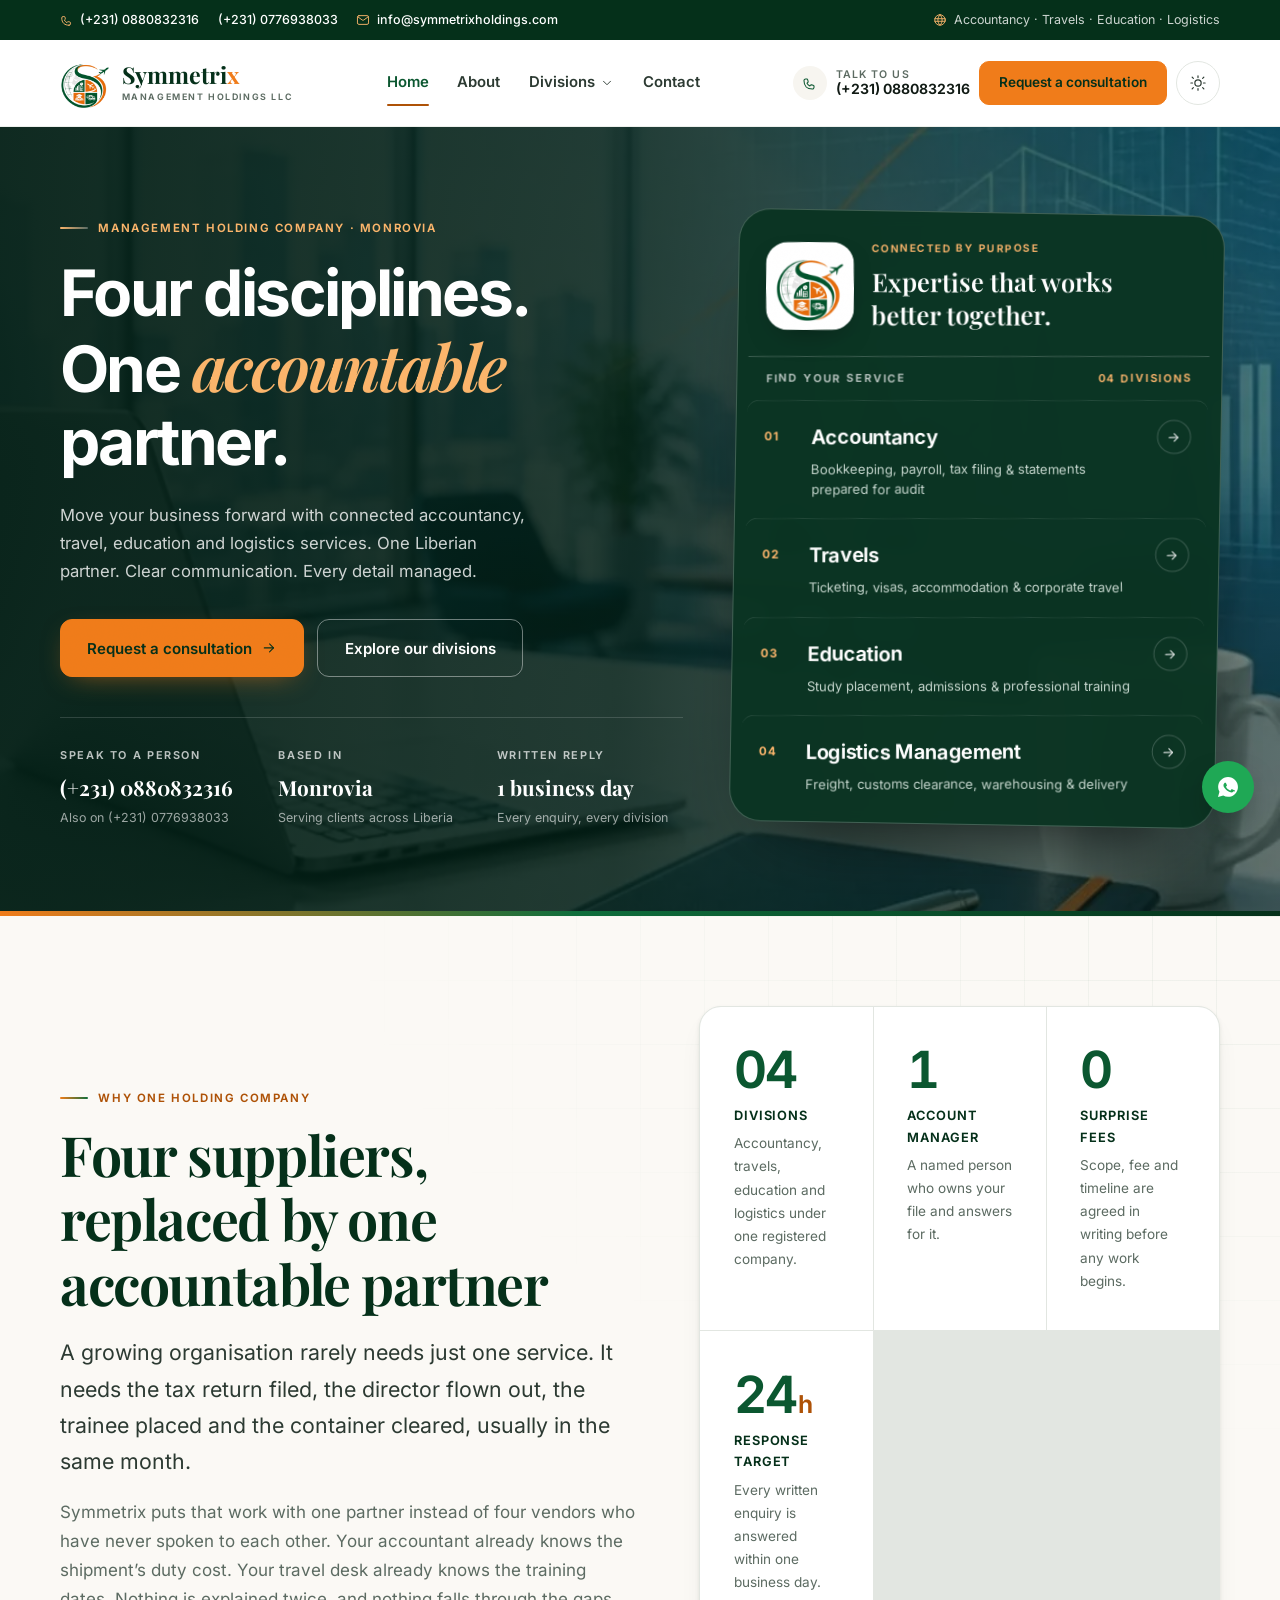
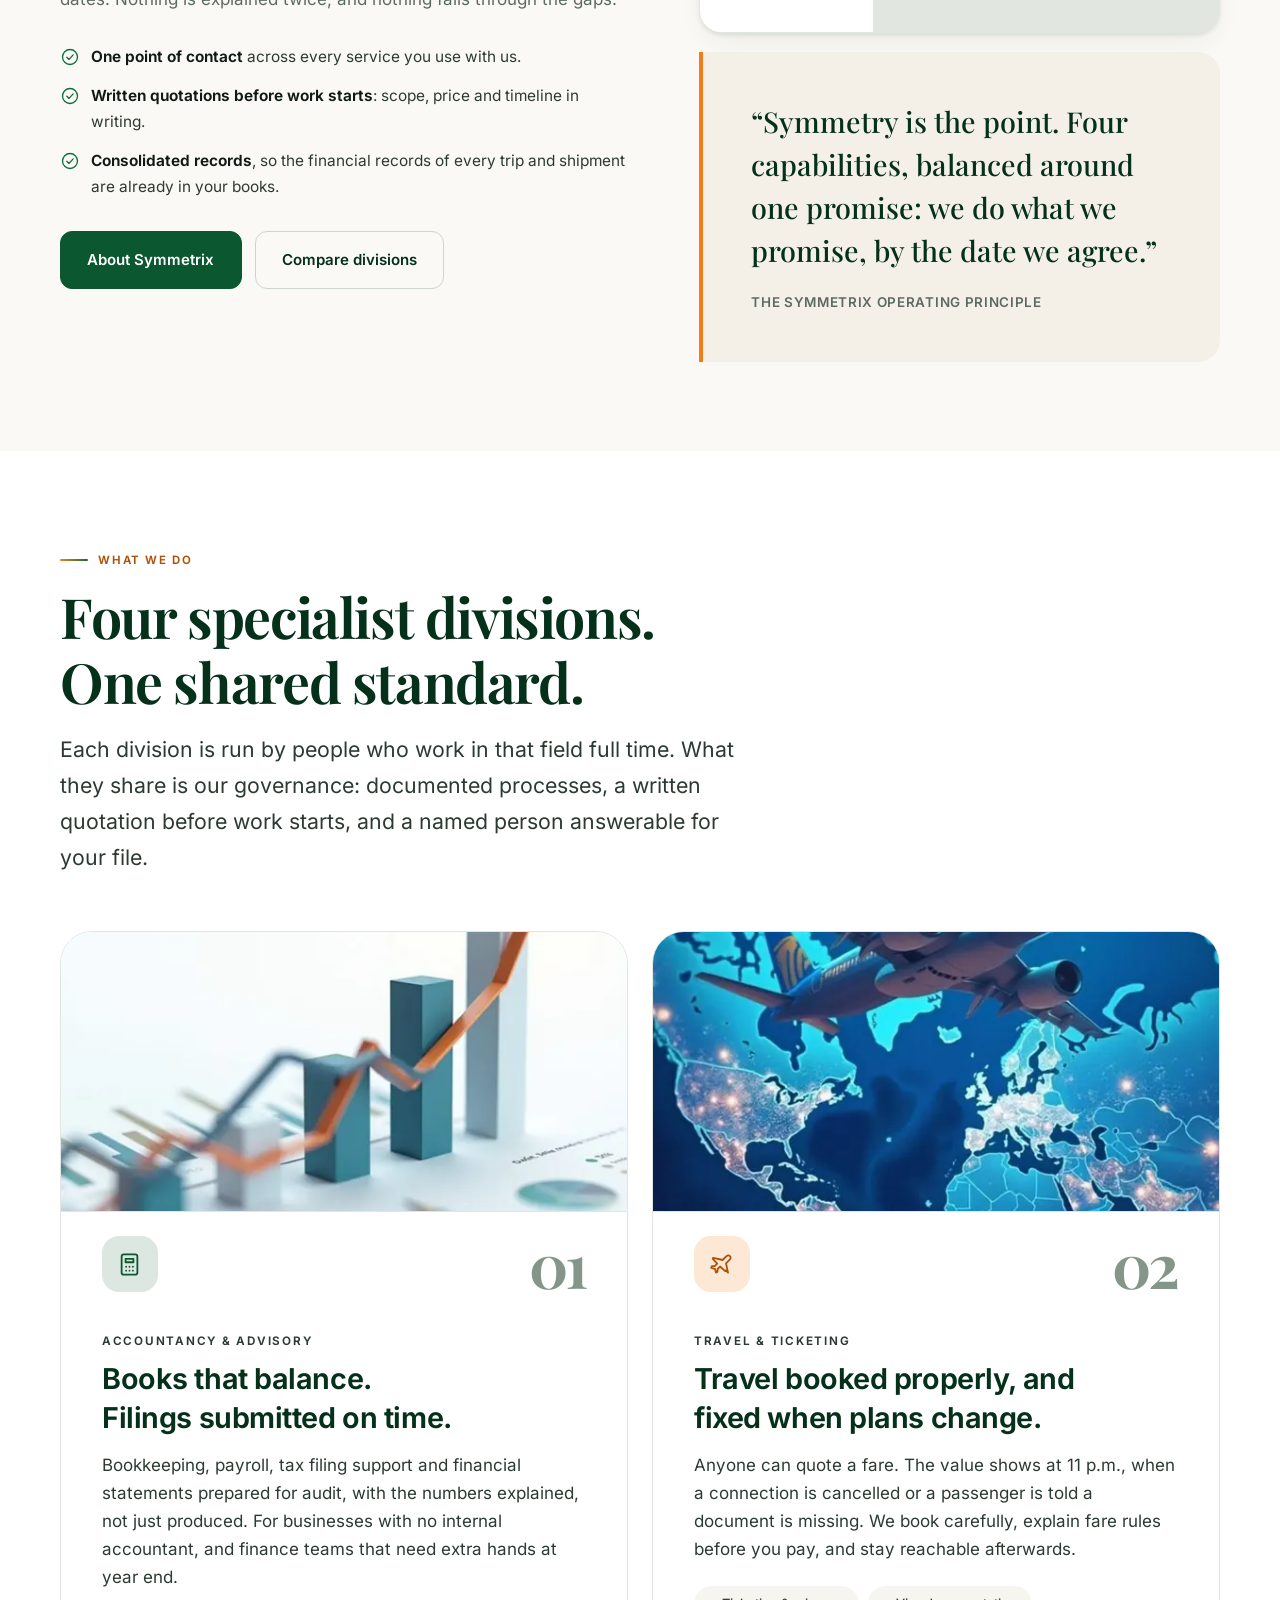
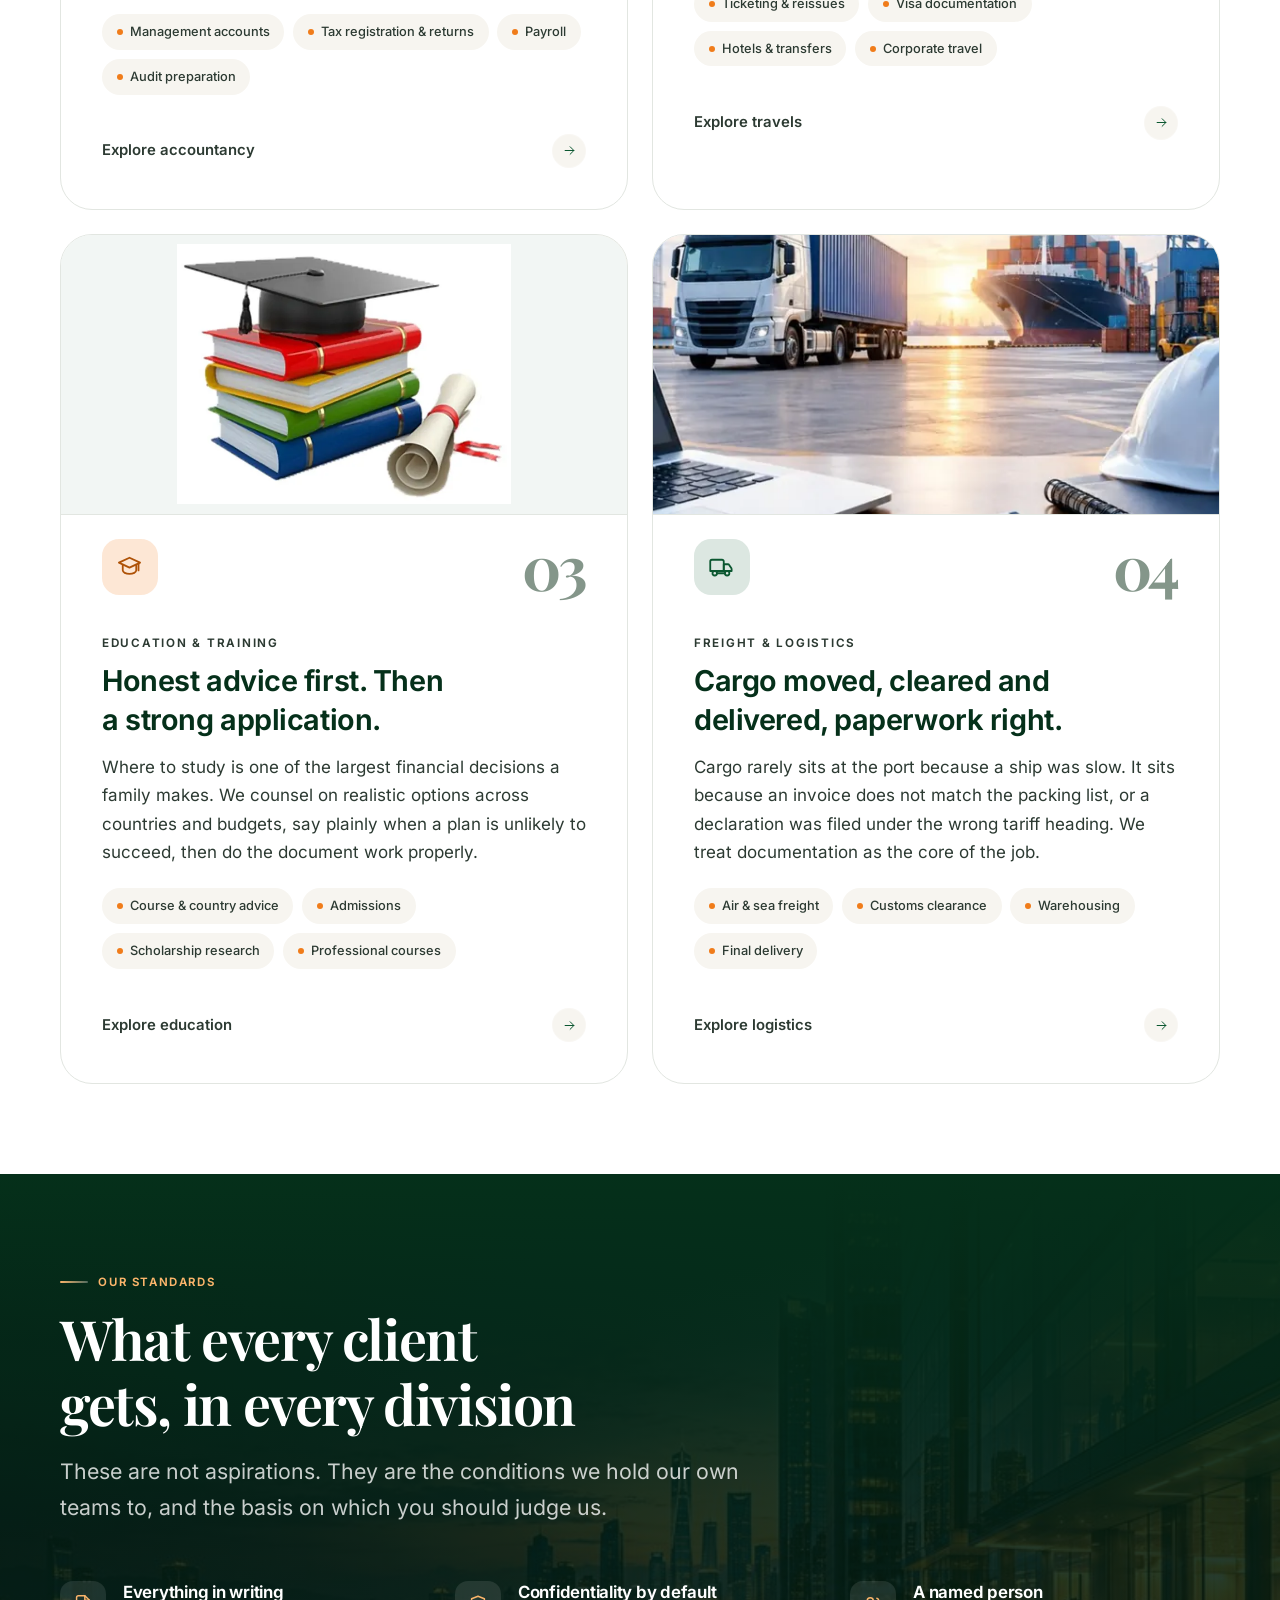
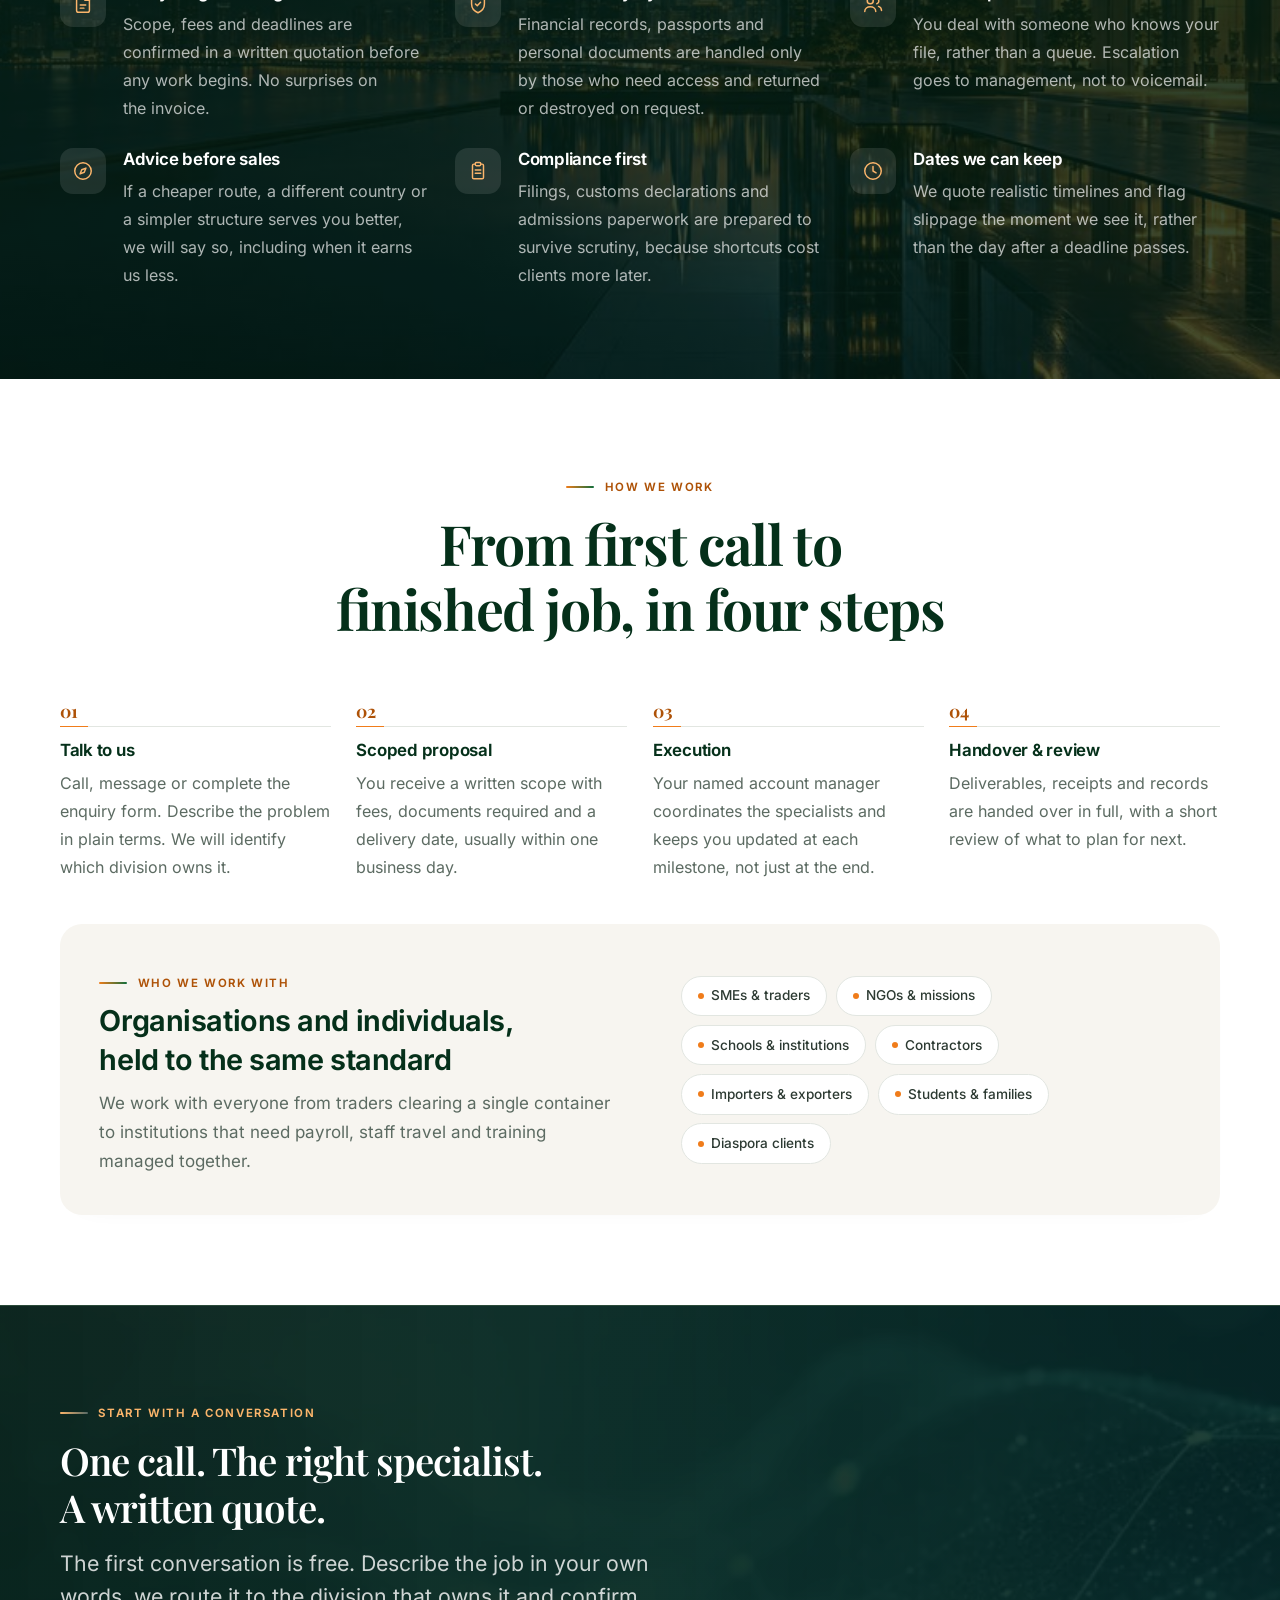
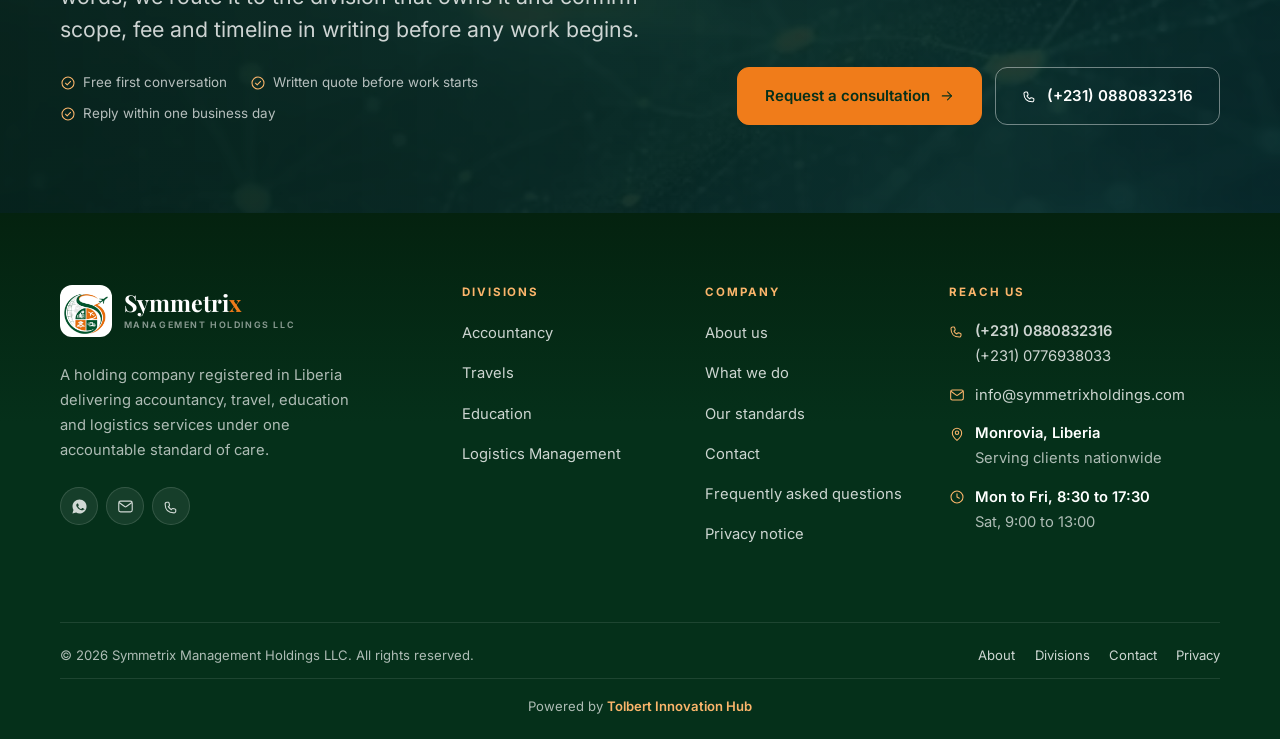
<file: index.html>
<!DOCTYPE html>
<html lang="en">
<head>
<meta charset="utf-8">
<meta name="viewport" content="width=device-width, initial-scale=1">
<title>Symmetrix Management Holdings LLC | Accountancy, Travels, Education & Logistics in Liberia</title>
<meta name="description" content="Symmetrix Management Holdings LLC is a Liberian holding company delivering accountancy, travel, education and logistics management services under one accountable partner. Call (+231) 0880832316.">
<meta name="theme-color" content="#FBF9F5">
<meta name="color-scheme" content="light">
<link rel="canonical" href="https://symmetrixholdings.com/">
<meta property="og:type" content="website">
<meta property="og:site_name" content="Symmetrix Management Holdings LLC">
<meta property="og:title" content="Symmetrix Management Holdings LLC | Accountancy, Travels, Education & Logistics in Liberia">
<meta property="og:description" content="Symmetrix Management Holdings LLC is a Liberian holding company delivering accountancy, travel, education and logistics management services under one accountable partner. Call (+231) 0880832316.">
<meta property="og:url" content="https://symmetrixholdings.com/">
<meta property="og:image" content="https://symmetrixholdings.com/assets/img/og-image.jpg">
<meta name="twitter:card" content="summary_large_image">
<meta name="twitter:title" content="Symmetrix Management Holdings LLC | Accountancy, Travels, Education & Logistics in Liberia">
<meta name="twitter:description" content="Symmetrix Management Holdings LLC is a Liberian holding company delivering accountancy, travel, education and logistics management services under one accountable partner. Call (+231) 0880832316.">
<meta name="twitter:image" content="https://symmetrixholdings.com/assets/img/og-image.jpg">
<link rel="icon" href="assets/img/favicon.svg" type="image/svg+xml">
<link rel="icon" href="assets/img/favicon-32.png" sizes="32x32" type="image/png">
<link rel="apple-touch-icon" href="assets/img/apple-touch-icon.png">
<link rel="preload" as="image" type="image/webp" href="assets/img/services/business-office.webp" imagesrcset="assets/img/services/business-office-small.webp 600w, assets/img/services/business-office.webp 1200w" imagesizes="100vw">
<link rel="preload" as="font" type="font/woff2" href="assets/fonts/inter-latin.woff2" crossorigin>
<link rel="preload" as="font" type="font/woff2" href="assets/fonts/playfair-latin.woff2" crossorigin>
<link rel="stylesheet" href="assets/css/styles.css?v=20261018-footer-credit">
<script>
(function () {
  var r = document.documentElement;
  r.classList.add("js");
  try {
    var t = localStorage.getItem("sx-theme");
    if (t === "light" || t === "dark") r.setAttribute("data-theme", t);
  } catch (e) {}
})();
</script>
<script type="application/ld+json">
{
  "@context": "https://schema.org",
  "@type": "Organization",
  "@id": "https://symmetrixholdings.com/#organization",
  "name": "Symmetrix Management Holdings LLC",
  "alternateName": "Symmetrix Holdings",
  "url": "https://symmetrixholdings.com/",
  "logo": "https://symmetrixholdings.com/assets/img/symmetrix-logo.jpg",
  "image": "https://symmetrixholdings.com/assets/img/symmetrix-logo.jpg",
  "description": "Liberian management holding company operating four divisions: accountancy, travels, education and logistics management.",
  "address": { "@type": "PostalAddress", "addressLocality": "Monrovia", "addressCountry": "LR" },
  "areaServed": { "@type": "Country", "name": "Liberia" },
  "email": "info@symmetrixholdings.com",
  "telephone": "+231 880832316",
  "contactPoint": [
    { "@type": "ContactPoint", "telephone": "+231 880832316", "contactType": "customer service", "areaServed": "LR", "availableLanguage": "en" },
    { "@type": "ContactPoint", "telephone": "+231 776938033", "contactType": "sales", "areaServed": "LR", "availableLanguage": "en" }
  ],
  "openingHoursSpecification": [
    { "@type": "OpeningHoursSpecification", "dayOfWeek": ["Monday","Tuesday","Wednesday","Thursday","Friday"], "opens": "08:30", "closes": "17:30" },
    { "@type": "OpeningHoursSpecification", "dayOfWeek": "Saturday", "opens": "09:00", "closes": "13:00" }
  ],
  "makesOffer": [
    { "@type": "Offer", "itemOffered": { "@type": "Service", "name": "Accountancy", "description": "Bookkeeping, payroll, tax filing support and financial statements prepared for audit." } },
    { "@type": "Offer", "itemOffered": { "@type": "Service", "name": "Travels", "description": "Air ticketing, visa documentation, accommodation and corporate travel management." } },
    { "@type": "Offer", "itemOffered": { "@type": "Service", "name": "Education", "description": "Study placement, admissions support, scholarship research and professional training." } },
    { "@type": "Offer", "itemOffered": { "@type": "Service", "name": "Logistics Management", "description": "Freight forwarding, customs clearance, warehousing and final delivery." } }
  ]
}
</script>
</head>
<body class="page-home">
<a class="skip-link" href="#main">Skip to main content</a>
<div class="topbar">
    <div class="wrap">
      <ul class="topbar-list">
        <li><svg width="24" height="24" viewBox="0 0 24 24" fill="none" stroke="currentColor" stroke-width="1.6" stroke-linecap="round" stroke-linejoin="round" aria-hidden="true" focusable="false"><path d="M15.5 21C7.5 21 3 16.5 3 8.5a2.5 2.5 0 0 1 2.5-2.5h1.8c.6 0 1.1.4 1.2 1l.7 3c.1.5-.1 1-.5 1.3l-1.2.9a11 11 0 0 0 4.3 4.3l.9-1.2c.3-.4.8-.6 1.3-.5l3 .7c.6.1 1 .6 1 1.2v1.8A2.5 2.5 0 0 1 15.5 21Z"/></svg><a href="tel:+231880832316">(+231) 0880832316</a></li>
        <li><a href="tel:+231776938033">(+231) 0776938033</a></li>
        <li class="topbar-tag"><svg width="24" height="24" viewBox="0 0 24 24" fill="none" stroke="currentColor" stroke-width="1.6" stroke-linecap="round" stroke-linejoin="round" aria-hidden="true" focusable="false"><rect x="2.5" y="4.5" width="19" height="15" rx="2.5"/><path d="m3.5 6.8 7.3 5.3c.7.5 1.7.5 2.4 0l7.3-5.3"/></svg><a href="mailto:info@symmetrixholdings.com">info@symmetrixholdings.com</a></li>
      </ul>
      <p class="topbar-tag"><svg width="24" height="24" viewBox="0 0 24 24" fill="none" stroke="currentColor" stroke-width="1.6" stroke-linecap="round" stroke-linejoin="round" aria-hidden="true" focusable="false"><circle cx="12" cy="12" r="9"/><path d="M3.2 9.8h17.6M3.2 14.2h17.6"/><path d="M12 3c2.4 2.5 3.6 5.5 3.6 9S14.4 18.5 12 21c-2.4-2.5-3.6-5.5-3.6-9S9.6 5.5 12 3Z"/></svg><span>Accountancy &middot; Travels &middot; Education &middot; Logistics</span></p>
  </div>
</div>
<header class="site-header">
  <div class="wrap">
    <nav class="nav" aria-label="Primary">
      <a class="brand" href="/" aria-label="Symmetrix Management Holdings LLC home"><img class="brand-mark" src="assets/img/symmetrix-mark.png" alt="" width="176" height="176" loading="eager" decoding="async"><span class="brand-text"><span class="brand-name">Symmetri<b>x</b></span><span class="brand-sub">Management Holdings LLC</span></span></a>
      <ul class="nav-main" role="list"><li><a class="nav-link is-active" href="/">Home</a></li><li><a class="nav-link" href="/about">About</a></li><li class="has-dropdown"><a class="nav-link" href="/divisions" aria-expanded="false">Divisions <svg class="caret" width="24" height="24" viewBox="0 0 24 24" fill="none" stroke="currentColor" stroke-width="1.6" stroke-linecap="round" stroke-linejoin="round" aria-hidden="true" focusable="false"><path d="m6 9 6 6 6-6"/></svg></a><ul class="dropdown" role="list"><li><a class="dropdown-item" href="/accountancy"><span class="ico ico--green"><svg width="24" height="24" viewBox="0 0 24 24" fill="none" stroke="currentColor" stroke-width="1.6" stroke-linecap="round" stroke-linejoin="round" aria-hidden="true" focusable="false"><path d="M7 3h10a2 2 0 0 1 2 2v14a2 2 0 0 1-2 2H7a2 2 0 0 1-2-2V5a2 2 0 0 1 2-2Z"/><path d="M8.5 7h7v3h-7z"/><path d="M9 14h.01M12 14h.01M15 14h.01M9 17.5h.01M12 17.5h.01M15 17.5h.01"/></svg></span><span><strong>Accountancy</strong><span>Books prepared for audit, tax filings and financial reporting that stand up to scrutiny.</span></span></a></li><li><a class="dropdown-item" href="/travels"><span class="ico ico--orange"><svg width="24" height="24" viewBox="0 0 24 24" fill="none" stroke="currentColor" stroke-width="1.6" stroke-linecap="round" stroke-linejoin="round" aria-hidden="true" focusable="false"><path d="M17.8 19.2 16 11l3.5-3.5a2.1 2.1 0 1 0-3-3L13 8 4.8 6.2a.5.5 0 0 0-.5.8l3.9 4.3-2.2 2.2H3.5l-.7 1.4 3.4.9.9 3.4 1.4-.7v-2.5l2.2-2.2 4.3 3.9a.5.5 0 0 0 .8-.5Z"/></svg></span><span><strong>Travels</strong><span>Ticketing, visa documentation and corporate travel managed end to end.</span></span></a></li><li><a class="dropdown-item" href="/education"><span class="ico ico--orange"><svg width="24" height="24" viewBox="0 0 24 24" fill="none" stroke="currentColor" stroke-width="1.6" stroke-linecap="round" stroke-linejoin="round" aria-hidden="true" focusable="false"><path d="M21.4 8.6 12 4.2 2.6 8.6 12 13l9.4-4.4Z"/><path d="M6 10.5v4.9c0 1.8 2.7 3.2 6 3.2s6-1.4 6-3.2v-4.9"/><path d="M20 10v5.5"/></svg></span><span><strong>Education</strong><span>Study placement, admissions support and professional training pathways.</span></span></a></li><li><a class="dropdown-item" href="/logistics"><span class="ico ico--green"><svg width="24" height="24" viewBox="0 0 24 24" fill="none" stroke="currentColor" stroke-width="1.6" stroke-linecap="round" stroke-linejoin="round" aria-hidden="true" focusable="false"><path d="M2 7.5A1.5 1.5 0 0 1 3.5 6h9A1.5 1.5 0 0 1 14 7.5V16H2V7.5Z"/><path d="M14 10h3.6c.5 0 1 .2 1.2.6l2 3c.1.3.2.6.2.9V16h-7v-6Z"/><circle cx="6" cy="18" r="2"/><circle cx="17" cy="18" r="2"/><path d="M8 18h7"/></svg></span><span><strong>Logistics Management</strong><span>Freight forwarding, customs clearance and final delivery you can track.</span></span></a></li></ul></li><li><a class="nav-link" href="/contact">Contact</a></li></ul>
      <div class="nav-actions">
        <a class="nav-phone" href="tel:+231880832316">
          <span class="pill"><svg width="24" height="24" viewBox="0 0 24 24" fill="none" stroke="currentColor" stroke-width="1.6" stroke-linecap="round" stroke-linejoin="round" aria-hidden="true" focusable="false"><path d="M15.5 21C7.5 21 3 16.5 3 8.5a2.5 2.5 0 0 1 2.5-2.5h1.8c.6 0 1.1.4 1.2 1l.7 3c.1.5-.1 1-.5 1.3l-1.2.9a11 11 0 0 0 4.3 4.3l.9-1.2c.3-.4.8-.6 1.3-.5l3 .7c.6.1 1 .6 1 1.2v1.8A2.5 2.5 0 0 1 15.5 21Z"/></svg></span>
          <span><em>Talk to us</em><strong>(+231) 0880832316</strong></span>
        </a>
        <a class="btn btn--accent btn--sm" href="/contact">Request a consultation</a>
        <button class="theme-toggle" type="button" aria-label="Switch colour theme" aria-pressed="false" data-theme-toggle><svg class="i-sun" width="24" height="24" viewBox="0 0 24 24" fill="none" stroke="currentColor" stroke-width="1.6" stroke-linecap="round" stroke-linejoin="round" aria-hidden="true" focusable="false"><circle cx="12" cy="12" r="4.2"/><path d="M12 2.5v2.2M12 19.3v2.2M4.2 4.2l1.6 1.6M18.2 18.2l1.6 1.6M2.5 12h2.2M19.3 12h2.2M4.2 19.8l1.6-1.6M18.2 5.8l1.6-1.6"/></svg><svg class="i-moon" width="24" height="24" viewBox="0 0 24 24" fill="none" stroke="currentColor" stroke-width="1.6" stroke-linecap="round" stroke-linejoin="round" aria-hidden="true" focusable="false"><path d="M20.5 14.3A8.5 8.5 0 1 1 9.7 3.5a6.8 6.8 0 0 0 10.8 10.8Z"/></svg></button>
      </div>
      <span class="theme-toggle-mobile"><button class="theme-toggle" type="button" aria-label="Switch colour theme" aria-pressed="false" data-theme-toggle><svg class="i-sun" width="24" height="24" viewBox="0 0 24 24" fill="none" stroke="currentColor" stroke-width="1.6" stroke-linecap="round" stroke-linejoin="round" aria-hidden="true" focusable="false"><circle cx="12" cy="12" r="4.2"/><path d="M12 2.5v2.2M12 19.3v2.2M4.2 4.2l1.6 1.6M18.2 18.2l1.6 1.6M2.5 12h2.2M19.3 12h2.2M4.2 19.8l1.6-1.6M18.2 5.8l1.6-1.6"/></svg><svg class="i-moon" width="24" height="24" viewBox="0 0 24 24" fill="none" stroke="currentColor" stroke-width="1.6" stroke-linecap="round" stroke-linejoin="round" aria-hidden="true" focusable="false"><path d="M20.5 14.3A8.5 8.5 0 1 1 9.7 3.5a6.8 6.8 0 0 0 10.8 10.8Z"/></svg></button></span>
      <button class="nav-toggle" type="button" aria-expanded="false" aria-controls="drawer" aria-label="Open menu">
        <i></i><i></i><i></i>
      </button>
    </nav>
  </div>
</header>
<div class="drawer" id="drawer" aria-hidden="true">
  <div class="drawer-scrim"></div>
  <div class="drawer-panel" role="dialog" aria-modal="true" aria-label="Site menu">
    <div class="drawer-top">
      <a class="brand" href="/" aria-label="Symmetrix Management Holdings LLC home"><img class="brand-mark" src="assets/img/symmetrix-mark.png" alt="" width="176" height="176" loading="eager" decoding="async"><span class="brand-text"><span class="brand-name">Symmetri<b>x</b></span><span class="brand-sub">Management Holdings LLC</span></span></a>
      <button class="drawer-close" type="button" aria-label="Close menu"><svg width="24" height="24" viewBox="0 0 24 24" fill="none" stroke="currentColor" stroke-width="1.6" stroke-linecap="round" stroke-linejoin="round" aria-hidden="true" focusable="false"><path d="M6 6l12 12M18 6 6 18"/></svg></button>
    </div>
    <nav class="drawer-nav" aria-label="Mobile">
      <a href="/">Home <svg width="24" height="24" viewBox="0 0 24 24" fill="none" stroke="currentColor" stroke-width="1.6" stroke-linecap="round" stroke-linejoin="round" aria-hidden="true" focusable="false"><path d="M5 12h14"/><path d="m13 6 6 6-6 6"/></svg></a>
      <a href="/about">About us <svg width="24" height="24" viewBox="0 0 24 24" fill="none" stroke="currentColor" stroke-width="1.6" stroke-linecap="round" stroke-linejoin="round" aria-hidden="true" focusable="false"><path d="M5 12h14"/><path d="m13 6 6 6-6 6"/></svg></a>
      <span class="drawer-group-label">Our divisions</span>
      <a href="/divisions">All divisions <svg width="24" height="24" viewBox="0 0 24 24" fill="none" stroke="currentColor" stroke-width="1.6" stroke-linecap="round" stroke-linejoin="round" aria-hidden="true" focusable="false"><path d="M5 12h14"/><path d="m13 6 6 6-6 6"/></svg></a>
      <a class="is-sub" href="/accountancy">Accountancy <svg width="24" height="24" viewBox="0 0 24 24" fill="none" stroke="currentColor" stroke-width="1.6" stroke-linecap="round" stroke-linejoin="round" aria-hidden="true" focusable="false"><path d="M5 12h14"/><path d="m13 6 6 6-6 6"/></svg></a><a class="is-sub" href="/travels">Travels <svg width="24" height="24" viewBox="0 0 24 24" fill="none" stroke="currentColor" stroke-width="1.6" stroke-linecap="round" stroke-linejoin="round" aria-hidden="true" focusable="false"><path d="M5 12h14"/><path d="m13 6 6 6-6 6"/></svg></a><a class="is-sub" href="/education">Education <svg width="24" height="24" viewBox="0 0 24 24" fill="none" stroke="currentColor" stroke-width="1.6" stroke-linecap="round" stroke-linejoin="round" aria-hidden="true" focusable="false"><path d="M5 12h14"/><path d="m13 6 6 6-6 6"/></svg></a><a class="is-sub" href="/logistics">Logistics Management <svg width="24" height="24" viewBox="0 0 24 24" fill="none" stroke="currentColor" stroke-width="1.6" stroke-linecap="round" stroke-linejoin="round" aria-hidden="true" focusable="false"><path d="M5 12h14"/><path d="m13 6 6 6-6 6"/></svg></a>
      <span class="drawer-group-label">Get in touch</span>
      <a href="/contact">Contact <svg width="24" height="24" viewBox="0 0 24 24" fill="none" stroke="currentColor" stroke-width="1.6" stroke-linecap="round" stroke-linejoin="round" aria-hidden="true" focusable="false"><path d="M5 12h14"/><path d="m13 6 6 6-6 6"/></svg></a>
    </nav>
    <div class="drawer-contact">
      <a href="tel:+231880832316"><svg width="24" height="24" viewBox="0 0 24 24" fill="none" stroke="currentColor" stroke-width="1.6" stroke-linecap="round" stroke-linejoin="round" aria-hidden="true" focusable="false"><path d="M15.5 21C7.5 21 3 16.5 3 8.5a2.5 2.5 0 0 1 2.5-2.5h1.8c.6 0 1.1.4 1.2 1l.7 3c.1.5-.1 1-.5 1.3l-1.2.9a11 11 0 0 0 4.3 4.3l.9-1.2c.3-.4.8-.6 1.3-.5l3 .7c.6.1 1 .6 1 1.2v1.8A2.5 2.5 0 0 1 15.5 21Z"/></svg>(+231) 0880832316</a>
      <a href="tel:+231776938033"><svg width="24" height="24" viewBox="0 0 24 24" fill="none" stroke="currentColor" stroke-width="1.6" stroke-linecap="round" stroke-linejoin="round" aria-hidden="true" focusable="false"><path d="M15.5 21C7.5 21 3 16.5 3 8.5a2.5 2.5 0 0 1 2.5-2.5h1.8c.6 0 1.1.4 1.2 1l.7 3c.1.5-.1 1-.5 1.3l-1.2.9a11 11 0 0 0 4.3 4.3l.9-1.2c.3-.4.8-.6 1.3-.5l3 .7c.6.1 1 .6 1 1.2v1.8A2.5 2.5 0 0 1 15.5 21Z"/></svg>(+231) 0776938033</a>
      <a href="mailto:info@symmetrixholdings.com"><svg width="24" height="24" viewBox="0 0 24 24" fill="none" stroke="currentColor" stroke-width="1.6" stroke-linecap="round" stroke-linejoin="round" aria-hidden="true" focusable="false"><rect x="2.5" y="4.5" width="19" height="15" rx="2.5"/><path d="m3.5 6.8 7.3 5.3c.7.5 1.7.5 2.4 0l7.3-5.3"/></svg>info@symmetrixholdings.com</a>
      <a class="btn btn--accent" href="/contact">Request a consultation</a>
    </div>
  </div>
</div>
<main id="main">

<section class="hero">
  <picture class="hero-media" aria-hidden="true">
    <source type="image/webp" srcset="assets/img/services/business-office-small.webp 600w, assets/img/services/business-office.webp 1200w" sizes="100vw">
    <img src="assets/img/services/business-office.webp" alt="" width="1200" height="1500" fetchpriority="high" decoding="async">
  </picture>
  <div class="wrap hero-inner">
    <div class="hero-lead">
      <p class="eyebrow is-light">Management holding company &middot; Monrovia</p>
      <h1>Four disciplines.<br>One <span class="accent">accountable</span> partner.</h1>
      <p class="lede">Move your business forward with connected accountancy, travel, education and logistics services. One Liberian partner. Clear communication. Every detail managed.</p>
      <div class="btn-row">
        <a class="btn btn--accent" href="/contact">Request a consultation <svg width="24" height="24" viewBox="0 0 24 24" fill="none" stroke="currentColor" stroke-width="1.6" stroke-linecap="round" stroke-linejoin="round" aria-hidden="true" focusable="false"><path d="M5 12h14"/><path d="m13 6 6 6-6 6"/></svg></a>
        <a class="btn btn--outline-light" href="/divisions">Explore our divisions</a>
      </div>
      <dl class="hero-facts">
        <div>
          <dt>Speak to a person</dt>
          <dd><a href="tel:+231880832316">(+231) 0880832316</a><small>Also on (+231) 0776938033</small></dd>
        </div>
        <div>
          <dt>Based in</dt>
          <dd>Monrovia<small>Serving clients across Liberia</small></dd>
        </div>
        <div>
          <dt>Written reply</dt>
          <dd>1 business day<small>Every enquiry, every division</small></dd>
        </div>
      </dl>
    </div>

    <nav class="hero-index" aria-label="Our divisions">
      <div class="hero-signature">
        <img src="assets/img/symmetrix-mark.png" alt="" width="176" height="176" decoding="async">
        <div><p class="hero-signature-kicker">Connected by purpose</p><p class="hero-signature-title">Expertise that works<br>better together.</p></div>
      </div>
      <p class="hero-index-label">Find your service <span>04 divisions</span></p>
      <a class="dx" href="/accountancy">
        <span class="dx-num">01</span>
        <span class="dx-name">Accountancy</span>
        <span class="dx-go"><svg width="24" height="24" viewBox="0 0 24 24" fill="none" stroke="currentColor" stroke-width="1.6" stroke-linecap="round" stroke-linejoin="round" aria-hidden="true" focusable="false"><path d="M5 12h14"/><path d="m13 6 6 6-6 6"/></svg></span>
        <span class="dx-note">Bookkeeping, payroll, tax filing &amp; statements prepared for audit</span>
      </a>
      <a class="dx" href="/travels">
        <span class="dx-num">02</span>
        <span class="dx-name">Travels</span>
        <span class="dx-go"><svg width="24" height="24" viewBox="0 0 24 24" fill="none" stroke="currentColor" stroke-width="1.6" stroke-linecap="round" stroke-linejoin="round" aria-hidden="true" focusable="false"><path d="M5 12h14"/><path d="m13 6 6 6-6 6"/></svg></span>
        <span class="dx-note">Ticketing, visas, accommodation &amp; corporate travel</span>
      </a>
      <a class="dx" href="/education">
        <span class="dx-num">03</span>
        <span class="dx-name">Education</span>
        <span class="dx-go"><svg width="24" height="24" viewBox="0 0 24 24" fill="none" stroke="currentColor" stroke-width="1.6" stroke-linecap="round" stroke-linejoin="round" aria-hidden="true" focusable="false"><path d="M5 12h14"/><path d="m13 6 6 6-6 6"/></svg></span>
        <span class="dx-note">Study placement, admissions &amp; professional training</span>
      </a>
      <a class="dx" href="/logistics">
        <span class="dx-num">04</span>
        <span class="dx-name">Logistics Management</span>
        <span class="dx-go"><svg width="24" height="24" viewBox="0 0 24 24" fill="none" stroke="currentColor" stroke-width="1.6" stroke-linecap="round" stroke-linejoin="round" aria-hidden="true" focusable="false"><path d="M5 12h14"/><path d="m13 6 6 6-6 6"/></svg></span>
        <span class="dx-note">Freight, customs clearance, warehousing &amp; delivery</span>
      </a>
    </nav>
  </div>
</section>

<section class="section section--alt">
  <div class="wrap split">
    <div class="reveal">
      <p class="eyebrow">Why one holding company</p>
      <h2>Four suppliers, replaced by one accountable partner</h2>
      <p class="lede mt-2">A growing organisation rarely needs just one service. It needs the tax return filed, the director flown out, the trainee placed and the container cleared, usually in the same month.</p>
      <p class="mt-2 muted">Symmetrix puts that work with one partner instead of four vendors who have never spoken to each other. Your accountant already knows the shipment&rsquo;s duty cost. Your travel desk already knows the training dates. Nothing is explained twice, and nothing falls through the gaps.</p>
      <ul class="checklist mt-3" role="list">
        <li><svg width="24" height="24" viewBox="0 0 24 24" fill="none" stroke="currentColor" stroke-width="1.6" stroke-linecap="round" stroke-linejoin="round" aria-hidden="true" focusable="false"><circle cx="12" cy="12" r="9"/><path d="m8.2 12.3 2.6 2.6 5-5.4"/></svg><span><strong>One point of contact</strong> across every service you use with us.</span></li>
        <li><svg width="24" height="24" viewBox="0 0 24 24" fill="none" stroke="currentColor" stroke-width="1.6" stroke-linecap="round" stroke-linejoin="round" aria-hidden="true" focusable="false"><circle cx="12" cy="12" r="9"/><path d="m8.2 12.3 2.6 2.6 5-5.4"/></svg><span><strong>Written quotations before work starts</strong>: scope, price and timeline in writing.</span></li>
        <li><svg width="24" height="24" viewBox="0 0 24 24" fill="none" stroke="currentColor" stroke-width="1.6" stroke-linecap="round" stroke-linejoin="round" aria-hidden="true" focusable="false"><circle cx="12" cy="12" r="9"/><path d="m8.2 12.3 2.6 2.6 5-5.4"/></svg><span><strong>Consolidated records</strong>, so the financial records of every trip and shipment are already in your books.</span></li>
      </ul>
      <div class="btn-row mt-3">
        <a class="btn" href="/about">About Symmetrix</a>
        <a class="btn btn--ghost" href="/divisions">Compare divisions</a>
      </div>
    </div>
    <div class="reveal" data-delay="1">
      <div class="stats">
        <div class="stat">
          <p class="val"><span data-count="4" data-pad="true">04</span></p>
          <p class="key">Divisions</p>
          <p class="note">Accountancy, travels, education and logistics under one registered company.</p>
        </div>
        <div class="stat">
          <p class="val"><span data-count="1">1</span></p>
          <p class="key">Account manager</p>
          <p class="note">A named person who owns your file and answers for it.</p>
        </div>
        <div class="stat">
          <p class="val"><span>0</span></p>
          <p class="key">Surprise fees</p>
          <p class="note">Scope, fee and timeline are agreed in writing before any work begins.</p>
        </div>
        <div class="stat">
          <p class="val"><span data-count="24">24</span><sup>h</sup></p>
          <p class="key">Response target</p>
          <p class="note">Every written enquiry is answered within one business day.</p>
        </div>
      </div>
      <figure class="quote mt-2">
        <blockquote>&ldquo;Symmetry is the point. Four capabilities, balanced around one promise: we do what we promise, by the date we agree.&rdquo;</blockquote>
        <figcaption>The Symmetrix operating principle</figcaption>
      </figure>
    </div>
  </div>
</section>

<section class="section" id="divisions">
  <div class="wrap">
    <div class="section-head reveal">
      <p class="eyebrow">What we do</p>
      <h2>Four specialist divisions. One shared standard.</h2>
      <p class="lede">Each division is run by people who work in that field full time. What they share is our governance: documented processes, a written quotation before work starts, and a named person answerable for your file.</p>
    </div>
    <div class="dtiles">
    <article class="dtile reveal">
      <img class="service-card-image" src="assets/img/services/financial-growth-small.webp" srcset="assets/img/services/financial-growth-small.webp 600w, assets/img/services/financial-growth.webp 1200w" sizes="(min-width: 900px) 45vw, 100vw" alt="Rising financial charts and an upward arrow." width="1200" height="1200" loading="lazy" decoding="async">
      <div class="dtile-top"><span class="ico ico--green-soft"><svg width="24" height="24" viewBox="0 0 24 24" fill="none" stroke="currentColor" stroke-width="1.6" stroke-linecap="round" stroke-linejoin="round" aria-hidden="true" focusable="false"><path d="M7 3h10a2 2 0 0 1 2 2v14a2 2 0 0 1-2 2H7a2 2 0 0 1-2-2V5a2 2 0 0 1 2-2Z"/><path d="M8.5 7h7v3h-7z"/><path d="M9 14h.01M12 14h.01M15 14h.01M9 17.5h.01M12 17.5h.01M15 17.5h.01"/></svg></span><span class="dtile-num" aria-hidden="true">01</span></div>
      <p class="dvrow-kicker">Accountancy &amp; advisory</p>
      <h3><a href="/accountancy">Books that balance. Filings submitted on time.</a></h3>
      <p>Bookkeeping, payroll, tax filing support and financial statements prepared for audit, with the numbers explained, not just produced. For businesses with no internal accountant, and finance teams that need extra hands at year end.</p>
      <div class="chips"><span class="chip"><span class="dot"></span>Management accounts</span><span class="chip"><span class="dot"></span>Tax registration &amp; returns</span><span class="chip"><span class="dot"></span>Payroll</span><span class="chip"><span class="dot"></span>Audit preparation</span></div>
      <p class="dtile-foot" aria-hidden="true">Explore accountancy<span class="dx-go"><svg width="24" height="24" viewBox="0 0 24 24" fill="none" stroke="currentColor" stroke-width="1.6" stroke-linecap="round" stroke-linejoin="round" aria-hidden="true" focusable="false"><path d="M5 12h14"/><path d="m13 6 6 6-6 6"/></svg></span></p>
    </article>
    <article class="dtile is-orange reveal" data-delay="1">
      <img class="service-card-image" src="assets/img/services/global-travel-small.webp" srcset="assets/img/services/global-travel-small.webp 600w, assets/img/services/global-travel.webp 1024w" sizes="(min-width: 900px) 45vw, 100vw" alt="A passenger aircraft over a connected world map." width="1024" height="1536" loading="lazy" decoding="async">
      <div class="dtile-top"><span class="ico ico--orange-soft"><svg width="24" height="24" viewBox="0 0 24 24" fill="none" stroke="currentColor" stroke-width="1.6" stroke-linecap="round" stroke-linejoin="round" aria-hidden="true" focusable="false"><path d="M17.8 19.2 16 11l3.5-3.5a2.1 2.1 0 1 0-3-3L13 8 4.8 6.2a.5.5 0 0 0-.5.8l3.9 4.3-2.2 2.2H3.5l-.7 1.4 3.4.9.9 3.4 1.4-.7v-2.5l2.2-2.2 4.3 3.9a.5.5 0 0 0 .8-.5Z"/></svg></span><span class="dtile-num" aria-hidden="true">02</span></div>
      <p class="dvrow-kicker">Travel &amp; ticketing</p>
      <h3><a href="/travels">Travel booked properly, and fixed when plans change.</a></h3>
      <p>Anyone can quote a fare. The value shows at 11 p.m., when a connection is cancelled or a passenger is told a document is missing. We book carefully, explain fare rules before you pay, and stay reachable afterwards.</p>
      <div class="chips"><span class="chip"><span class="dot"></span>Ticketing &amp; reissues</span><span class="chip"><span class="dot"></span>Visa documentation</span><span class="chip"><span class="dot"></span>Hotels &amp; transfers</span><span class="chip"><span class="dot"></span>Corporate travel</span></div>
      <p class="dtile-foot" aria-hidden="true">Explore travels<span class="dx-go"><svg width="24" height="24" viewBox="0 0 24 24" fill="none" stroke="currentColor" stroke-width="1.6" stroke-linecap="round" stroke-linejoin="round" aria-hidden="true" focusable="false"><path d="M5 12h14"/><path d="m13 6 6 6-6 6"/></svg></span></p>
    </article>
    <article class="dtile is-orange reveal">
      <img class="service-card-image" src="assets/img/services/education-pathways-small.webp" srcset="assets/img/services/education-pathways-small.webp 600w, assets/img/services/education-pathways.webp 1200w" sizes="(min-width: 900px) 45vw, 100vw" alt="Books, a graduation cap and a diploma." width="1200" height="933" loading="lazy" decoding="async">
      <div class="dtile-top"><span class="ico ico--orange-soft"><svg width="24" height="24" viewBox="0 0 24 24" fill="none" stroke="currentColor" stroke-width="1.6" stroke-linecap="round" stroke-linejoin="round" aria-hidden="true" focusable="false"><path d="M21.4 8.6 12 4.2 2.6 8.6 12 13l9.4-4.4Z"/><path d="M6 10.5v4.9c0 1.8 2.7 3.2 6 3.2s6-1.4 6-3.2v-4.9"/><path d="M20 10v5.5"/></svg></span><span class="dtile-num" aria-hidden="true">03</span></div>
      <p class="dvrow-kicker">Education &amp; training</p>
      <h3><a href="/education">Honest advice first. Then a strong application.</a></h3>
      <p>Where to study is one of the largest financial decisions a family makes. We counsel on realistic options across countries and budgets, say plainly when a plan is unlikely to succeed, then do the document work properly.</p>
      <div class="chips"><span class="chip"><span class="dot"></span>Course &amp; country advice</span><span class="chip"><span class="dot"></span>Admissions</span><span class="chip"><span class="dot"></span>Scholarship research</span><span class="chip"><span class="dot"></span>Professional courses</span></div>
      <p class="dtile-foot" aria-hidden="true">Explore education<span class="dx-go"><svg width="24" height="24" viewBox="0 0 24 24" fill="none" stroke="currentColor" stroke-width="1.6" stroke-linecap="round" stroke-linejoin="round" aria-hidden="true" focusable="false"><path d="M5 12h14"/><path d="m13 6 6 6-6 6"/></svg></span></p>
    </article>
    <article class="dtile reveal" data-delay="1">
      <img class="service-card-image" src="assets/img/services/logistics-network-small.webp" srcset="assets/img/services/logistics-network-small.webp 600w, assets/img/services/logistics-network.webp 1031w" sizes="(min-width: 900px) 45vw, 100vw" alt="A cargo ship, truck and aircraft at a shipping terminal." width="1031" height="1536" loading="lazy" decoding="async">
      <div class="dtile-top"><span class="ico ico--green-soft"><svg width="24" height="24" viewBox="0 0 24 24" fill="none" stroke="currentColor" stroke-width="1.6" stroke-linecap="round" stroke-linejoin="round" aria-hidden="true" focusable="false"><path d="M2 7.5A1.5 1.5 0 0 1 3.5 6h9A1.5 1.5 0 0 1 14 7.5V16H2V7.5Z"/><path d="M14 10h3.6c.5 0 1 .2 1.2.6l2 3c.1.3.2.6.2.9V16h-7v-6Z"/><circle cx="6" cy="18" r="2"/><circle cx="17" cy="18" r="2"/><path d="M8 18h7"/></svg></span><span class="dtile-num" aria-hidden="true">04</span></div>
      <p class="dvrow-kicker">Freight &amp; logistics</p>
      <h3><a href="/logistics">Cargo moved, cleared and delivered, paperwork right.</a></h3>
      <p>Cargo rarely sits at the port because a ship was slow. It sits because an invoice does not match the packing list, or a declaration was filed under the wrong tariff heading. We treat documentation as the core of the job.</p>
      <div class="chips"><span class="chip"><span class="dot"></span>Air &amp; sea freight</span><span class="chip"><span class="dot"></span>Customs clearance</span><span class="chip"><span class="dot"></span>Warehousing</span><span class="chip"><span class="dot"></span>Final delivery</span></div>
      <p class="dtile-foot" aria-hidden="true">Explore logistics<span class="dx-go"><svg width="24" height="24" viewBox="0 0 24 24" fill="none" stroke="currentColor" stroke-width="1.6" stroke-linecap="round" stroke-linejoin="round" aria-hidden="true" focusable="false"><path d="M5 12h14"/><path d="m13 6 6 6-6 6"/></svg></span></p>
    </article>
    </div>
  </div>
</section>

<section class="section section--dark">
  <div class="wrap">
    <div class="section-head reveal">
      <p class="eyebrow is-light">Our standards</p>
      <h2>What every client gets, in every division</h2>
      <p class="lede">These are not aspirations. They are the conditions we hold our own teams to, and the basis on which you should judge us.</p>
    </div>
    <div class="grid grid-3">
      <div class="feature reveal">
        <span class="ico"><svg width="24" height="24" viewBox="0 0 24 24" fill="none" stroke="currentColor" stroke-width="1.6" stroke-linecap="round" stroke-linejoin="round" aria-hidden="true" focusable="false"><path d="M14 3H7a2 2 0 0 0-2 2v14a2 2 0 0 0 2 2h10a2 2 0 0 0 2-2V8l-5-5Z"/><path d="M14 3v5h5"/><path d="M9 13h6M9 16.5h4"/></svg></span>
        <div><h4>Everything in writing</h4><p>Scope, fees and deadlines are confirmed in a written quotation before any work begins. No surprises on the invoice.</p></div>
      </div>
      <div class="feature reveal" data-delay="1">
        <span class="ico"><svg width="24" height="24" viewBox="0 0 24 24" fill="none" stroke="currentColor" stroke-width="1.6" stroke-linecap="round" stroke-linejoin="round" aria-hidden="true" focusable="false"><path d="M12 21.5c4.5-2 7-5.4 7-9.6V6.3L12 3.5 5 6.3v5.6c0 4.2 2.5 7.6 7 9.6Z"/><path d="m9.2 12 2 2 3.6-3.8"/></svg></span>
        <div><h4>Confidentiality by default</h4><p>Financial records, passports and personal documents are handled only by those who need access and returned or destroyed on request.</p></div>
      </div>
      <div class="feature reveal" data-delay="2">
        <span class="ico"><svg width="24" height="24" viewBox="0 0 24 24" fill="none" stroke="currentColor" stroke-width="1.6" stroke-linecap="round" stroke-linejoin="round" aria-hidden="true" focusable="false"><circle cx="9" cy="8.5" r="3.3"/><path d="M3 20.2c0-3.3 2.7-5.3 6-5.3s6 2 6 5.3"/><path d="M16.2 5.7a3.2 3.2 0 0 1 0 6.1"/><path d="M18 14.6c2 .7 3.3 2.4 3.3 4.6"/></svg></span>
        <div><h4>A named person</h4><p>You deal with someone who knows your file, rather than a queue. Escalation goes to management, not to voicemail.</p></div>
      </div>
      <div class="feature reveal" data-delay="3">
        <span class="ico"><svg width="24" height="24" viewBox="0 0 24 24" fill="none" stroke="currentColor" stroke-width="1.6" stroke-linecap="round" stroke-linejoin="round" aria-hidden="true" focusable="false"><circle cx="12" cy="12" r="9"/><path d="m15.2 8.8-1.8 4.6-4.6 1.8 1.8-4.6 4.6-1.8Z"/></svg></span>
        <div><h4>Advice before sales</h4><p>If a cheaper route, a different country or a simpler structure serves you better, we will say so, including when it earns us less.</p></div>
      </div>
      <div class="feature reveal">
        <span class="ico"><svg width="24" height="24" viewBox="0 0 24 24" fill="none" stroke="currentColor" stroke-width="1.6" stroke-linecap="round" stroke-linejoin="round" aria-hidden="true" focusable="false"><path d="M9 4.5H7.5A1.5 1.5 0 0 0 6 6v13a1.5 1.5 0 0 0 1.5 1.5h9A1.5 1.5 0 0 0 18 19V6a1.5 1.5 0 0 0-1.5-1.5H15"/><rect x="9" y="2.8" width="6" height="3.4" rx="1.2"/><path d="M9 11h6M9 14.5h6"/></svg></span>
        <div><h4>Compliance first</h4><p>Filings, customs declarations and admissions paperwork are prepared to survive scrutiny, because shortcuts cost clients more later.</p></div>
      </div>
      <div class="feature reveal" data-delay="1">
        <span class="ico"><svg width="24" height="24" viewBox="0 0 24 24" fill="none" stroke="currentColor" stroke-width="1.6" stroke-linecap="round" stroke-linejoin="round" aria-hidden="true" focusable="false"><circle cx="12" cy="12" r="9"/><path d="M12 7.2V12l3.4 2"/></svg></span>
        <div><h4>Dates we can keep</h4><p>We quote realistic timelines and flag slippage the moment we see it, rather than the day after a deadline passes.</p></div>
      </div>
    </div>
  </div>
</section>

<section class="section">
  <div class="wrap">
    <div class="section-head is-center reveal">
      <p class="eyebrow">How we work</p>
      <h2>From first call to finished job, in four steps</h2>
    </div>
    <div class="steps reveal">
      <div class="step">
        <h4>Talk to us</h4>
        <p>Call, message or complete the enquiry form. Describe the problem in plain terms. We will identify which division owns it.</p>
      </div>
      <div class="step">
        <h4>Scoped proposal</h4>
        <p>You receive a written scope with fees, documents required and a delivery date, usually within one business day.</p>
      </div>
      <div class="step">
        <h4>Execution</h4>
        <p>Your named account manager coordinates the specialists and keeps you updated at each milestone, not just at the end.</p>
      </div>
      <div class="step">
        <h4>Handover &amp; review</h4>
        <p>Deliverables, receipts and records are handed over in full, with a short review of what to plan for next.</p>
      </div>
    </div>
    <div class="panel panel--soft mt-4 reveal">
      <div class="split" style="gap:1.8rem">
        <div>
          <p class="eyebrow">Who we work with</p>
          <h3 class="mt-1">Organisations and individuals, held to the same standard</h3>
          <p class="mt-1 muted">We work with everyone from traders clearing a single container to institutions that need payroll, staff travel and training managed together.</p>
        </div>
        <div class="chips">
          <span class="chip"><span class="dot"></span>SMEs &amp; traders</span>
          <span class="chip"><span class="dot"></span>NGOs &amp; missions</span>
          <span class="chip"><span class="dot"></span>Schools &amp; institutions</span>
          <span class="chip"><span class="dot"></span>Contractors</span>
          <span class="chip"><span class="dot"></span>Importers &amp; exporters</span>
          <span class="chip"><span class="dot"></span>Students &amp; families</span>
          <span class="chip"><span class="dot"></span>Diaspora clients</span>
        </div>
      </div>
    </div>
  </div>
</section>

<section class="cta-band" aria-labelledby="cta-title">
  <div class="wrap">
    <div class="reveal">
      <p class="eyebrow is-light">Start with a conversation</p>
      <h2 id="cta-title" class="mt-1">One call. The right specialist.<br>A written quote.</h2>
      <p>The first conversation is free. Describe the job in your own words, we route it to the division that owns it and confirm scope, fee and timeline in writing before any work begins.</p>
      <ul class="cta-meta" role="list">
        <li><svg width="24" height="24" viewBox="0 0 24 24" fill="none" stroke="currentColor" stroke-width="1.6" stroke-linecap="round" stroke-linejoin="round" aria-hidden="true" focusable="false"><circle cx="12" cy="12" r="9"/><path d="m8.2 12.3 2.6 2.6 5-5.4"/></svg>Free first conversation</li>
        <li><svg width="24" height="24" viewBox="0 0 24 24" fill="none" stroke="currentColor" stroke-width="1.6" stroke-linecap="round" stroke-linejoin="round" aria-hidden="true" focusable="false"><circle cx="12" cy="12" r="9"/><path d="m8.2 12.3 2.6 2.6 5-5.4"/></svg>Written quote before work starts</li>
        <li><svg width="24" height="24" viewBox="0 0 24 24" fill="none" stroke="currentColor" stroke-width="1.6" stroke-linecap="round" stroke-linejoin="round" aria-hidden="true" focusable="false"><circle cx="12" cy="12" r="9"/><path d="m8.2 12.3 2.6 2.6 5-5.4"/></svg>Reply within one business day</li>
      </ul>
    </div>
    <div class="btn-row reveal" data-delay="1">
      <a class="btn btn--accent" href="/contact">Request a consultation <svg width="24" height="24" viewBox="0 0 24 24" fill="none" stroke="currentColor" stroke-width="1.6" stroke-linecap="round" stroke-linejoin="round" aria-hidden="true" focusable="false"><path d="M5 12h14"/><path d="m13 6 6 6-6 6"/></svg></a>
      <a class="btn btn--outline-light" href="tel:+231880832316"><svg width="24" height="24" viewBox="0 0 24 24" fill="none" stroke="currentColor" stroke-width="1.6" stroke-linecap="round" stroke-linejoin="round" aria-hidden="true" focusable="false"><path d="M15.5 21C7.5 21 3 16.5 3 8.5a2.5 2.5 0 0 1 2.5-2.5h1.8c.6 0 1.1.4 1.2 1l.7 3c.1.5-.1 1-.5 1.3l-1.2.9a11 11 0 0 0 4.3 4.3l.9-1.2c.3-.4.8-.6 1.3-.5l3 .7c.6.1 1 .6 1 1.2v1.8A2.5 2.5 0 0 1 15.5 21Z"/></svg> (+231) 0880832316</a>
    </div>
  </div>
</section>

</main>
<footer class="site-footer">
  <div class="wrap">
    <div class="footer-main">
      <div class="footer-brand">
        <a class="brand" href="/" aria-label="Symmetrix Management Holdings LLC home"><img class="brand-mark" src="assets/img/symmetrix-mark.png" alt="" width="176" height="176" loading="eager" decoding="async"><span class="brand-text"><span class="brand-name">Symmetri<b>x</b></span><span class="brand-sub">Management Holdings LLC</span></span></a>
        <p>A holding company registered in Liberia delivering accountancy, travel, education and logistics services under one accountable standard of care.</p>
        <div class="socials">
          <a href="https://wa.me/231777944600" aria-label="Chat with us on WhatsApp" rel="noopener" target="_blank"><svg width="24" height="24" viewBox="0 0 24 24" fill="none" stroke="currentColor" stroke-width="1.6" stroke-linecap="round" stroke-linejoin="round" aria-hidden="true" focusable="false"><path fill="currentColor" stroke="none" d="M12.04 2C6.58 2 2.13 6.45 2.13 11.91c0 1.75.46 3.46 1.32 4.96L2 22l5.25-1.38a9.9 9.9 0 0 0 4.79 1.22h.01c5.46 0 9.91-4.45 9.91-9.91C21.96 6.45 17.5 2 12.04 2Zm5.8 14.06c-.24.68-1.42 1.3-1.96 1.35-.5.05-1.13.08-3.24-.79-2.5-1.03-4.06-3.66-4.18-3.83-.12-.17-.99-1.35-.99-2.57 0-1.22.64-1.82.87-2.07.23-.25.5-.31.67-.31.17 0 .34 0 .49.01.16.01.37-.06.58.44.21.5.72 1.77.78 1.9.06.13.1.28.01.45-.09.17-.14.28-.28.43-.14.15-.29.34-.42.45-.14.13-.29.27-.12.53.17.26.75 1.24 1.62 2.01 1.11.99 2.05 1.3 2.34 1.44.29.14.46.12.63-.07.17-.19.73-.85.93-1.14.2-.29.39-.24.66-.14.27.1 1.7.8 1.99.95.29.14.48.22.55.34.07.12.07.71-.17 1.39Z"/></svg></a>
          <a href="mailto:info@symmetrixholdings.com" aria-label="Email Symmetrix Management Holdings"><svg width="24" height="24" viewBox="0 0 24 24" fill="none" stroke="currentColor" stroke-width="1.6" stroke-linecap="round" stroke-linejoin="round" aria-hidden="true" focusable="false"><rect x="2.5" y="4.5" width="19" height="15" rx="2.5"/><path d="m3.5 6.8 7.3 5.3c.7.5 1.7.5 2.4 0l7.3-5.3"/></svg></a>
          <a href="tel:+231880832316" aria-label="Call Symmetrix Management Holdings"><svg width="24" height="24" viewBox="0 0 24 24" fill="none" stroke="currentColor" stroke-width="1.6" stroke-linecap="round" stroke-linejoin="round" aria-hidden="true" focusable="false"><path d="M15.5 21C7.5 21 3 16.5 3 8.5a2.5 2.5 0 0 1 2.5-2.5h1.8c.6 0 1.1.4 1.2 1l.7 3c.1.5-.1 1-.5 1.3l-1.2.9a11 11 0 0 0 4.3 4.3l.9-1.2c.3-.4.8-.6 1.3-.5l3 .7c.6.1 1 .6 1 1.2v1.8A2.5 2.5 0 0 1 15.5 21Z"/></svg></a>
        </div>
      </div>
      <div>
        <h3 class="footer-h">Divisions</h3>
        <ul class="footer-list" role="list"><li><a href="/accountancy">Accountancy</a></li><li><a href="/travels">Travels</a></li><li><a href="/education">Education</a></li><li><a href="/logistics">Logistics Management</a></li></ul>
      </div>
      <div>
        <h3 class="footer-h">Company</h3>
        <ul class="footer-list" role="list">
          <li><a href="/about">About us</a></li>
          <li><a href="/divisions">What we do</a></li>
          <li><a href="/about#values">Our standards</a></li>
          <li><a href="/contact">Contact</a></li>
          <li><a href="/contact#faq">Frequently asked questions</a></li>
          <li><a href="/privacy">Privacy notice</a></li>
        </ul>
      </div>
      <div>
        <h3 class="footer-h">Reach us</h3>
        <ul class="footer-contact" role="list">
          <li><svg width="24" height="24" viewBox="0 0 24 24" fill="none" stroke="currentColor" stroke-width="1.6" stroke-linecap="round" stroke-linejoin="round" aria-hidden="true" focusable="false"><path d="M15.5 21C7.5 21 3 16.5 3 8.5a2.5 2.5 0 0 1 2.5-2.5h1.8c.6 0 1.1.4 1.2 1l.7 3c.1.5-.1 1-.5 1.3l-1.2.9a11 11 0 0 0 4.3 4.3l.9-1.2c.3-.4.8-.6 1.3-.5l3 .7c.6.1 1 .6 1 1.2v1.8A2.5 2.5 0 0 1 15.5 21Z"/></svg><span><strong><a href="tel:+231880832316">(+231) 0880832316</a></strong><a href="tel:+231776938033">(+231) 0776938033</a></span></li>
          <li><svg width="24" height="24" viewBox="0 0 24 24" fill="none" stroke="currentColor" stroke-width="1.6" stroke-linecap="round" stroke-linejoin="round" aria-hidden="true" focusable="false"><rect x="2.5" y="4.5" width="19" height="15" rx="2.5"/><path d="m3.5 6.8 7.3 5.3c.7.5 1.7.5 2.4 0l7.3-5.3"/></svg><span><a href="mailto:info@symmetrixholdings.com">info@symmetrixholdings.com</a></span></li>
          <li><svg width="24" height="24" viewBox="0 0 24 24" fill="none" stroke="currentColor" stroke-width="1.6" stroke-linecap="round" stroke-linejoin="round" aria-hidden="true" focusable="false"><path d="M12 21.5s7-5.6 7-11a7 7 0 1 0-14 0c0 5.4 7 11 7 11Z"/><circle cx="12" cy="10" r="2.6"/></svg><span><strong>Monrovia, Liberia</strong>Serving clients nationwide</span></li>
          <li><svg width="24" height="24" viewBox="0 0 24 24" fill="none" stroke="currentColor" stroke-width="1.6" stroke-linecap="round" stroke-linejoin="round" aria-hidden="true" focusable="false"><circle cx="12" cy="12" r="9"/><path d="M12 7.2V12l3.4 2"/></svg><span><strong>Mon to Fri, 8:30 to 17:30</strong>Sat, 9:00 to 13:00</span></li>
        </ul>
      </div>
    </div>
    <div class="footer-bottom">
      <p>&copy; <span data-year>2026</span> Symmetrix Management Holdings LLC. All rights reserved.</p>
      <ul role="list">
        <li><a href="/about">About</a></li>
        <li><a href="/divisions">Divisions</a></li>
        <li><a href="/contact">Contact</a></li>
        <li><a href="/privacy">Privacy</a></li>
      </ul>
      <p class="footer-credit">Powered by <a href="https://tolbertinnovationhub.org" target="_blank" rel="noopener">Tolbert Innovation Hub</a></p>
    </div>
  </div>
</footer>
<div class="float-actions">
  <a class="fab fab--wa" href="https://wa.me/231777944600" target="_blank" rel="noopener" aria-label="Chat with us on WhatsApp"><svg width="24" height="24" viewBox="0 0 24 24" fill="none" stroke="currentColor" stroke-width="1.6" stroke-linecap="round" stroke-linejoin="round" aria-hidden="true" focusable="false"><path fill="currentColor" stroke="none" d="M12.04 2C6.58 2 2.13 6.45 2.13 11.91c0 1.75.46 3.46 1.32 4.96L2 22l5.25-1.38a9.9 9.9 0 0 0 4.79 1.22h.01c5.46 0 9.91-4.45 9.91-9.91C21.96 6.45 17.5 2 12.04 2Zm5.8 14.06c-.24.68-1.42 1.3-1.96 1.35-.5.05-1.13.08-3.24-.79-2.5-1.03-4.06-3.66-4.18-3.83-.12-.17-.99-1.35-.99-2.57 0-1.22.64-1.82.87-2.07.23-.25.5-.31.67-.31.17 0 .34 0 .49.01.16.01.37-.06.58.44.21.5.72 1.77.78 1.9.06.13.1.28.01.45-.09.17-.14.28-.28.43-.14.15-.29.34-.42.45-.14.13-.29.27-.12.53.17.26.75 1.24 1.62 2.01 1.11.99 2.05 1.3 2.34 1.44.29.14.46.12.63-.07.17-.19.73-.85.93-1.14.2-.29.39-.24.66-.14.27.1 1.7.8 1.99.95.29.14.48.22.55.34.07.12.07.71-.17 1.39Z"/></svg></a>
  <button class="fab fab--top" type="button" aria-label="Back to top" onclick="window.scrollTo({top:0,behavior:'smooth'})"><svg width="24" height="24" viewBox="0 0 24 24" fill="none" stroke="currentColor" stroke-width="1.6" stroke-linecap="round" stroke-linejoin="round" aria-hidden="true" focusable="false"><path d="M12 19V5"/><path d="m6 11 6-6 6 6"/></svg></button>
</div>
<script src="assets/js/main.js?v=20261018-formsubmit" defer></script>
</body>
</html>
</file>
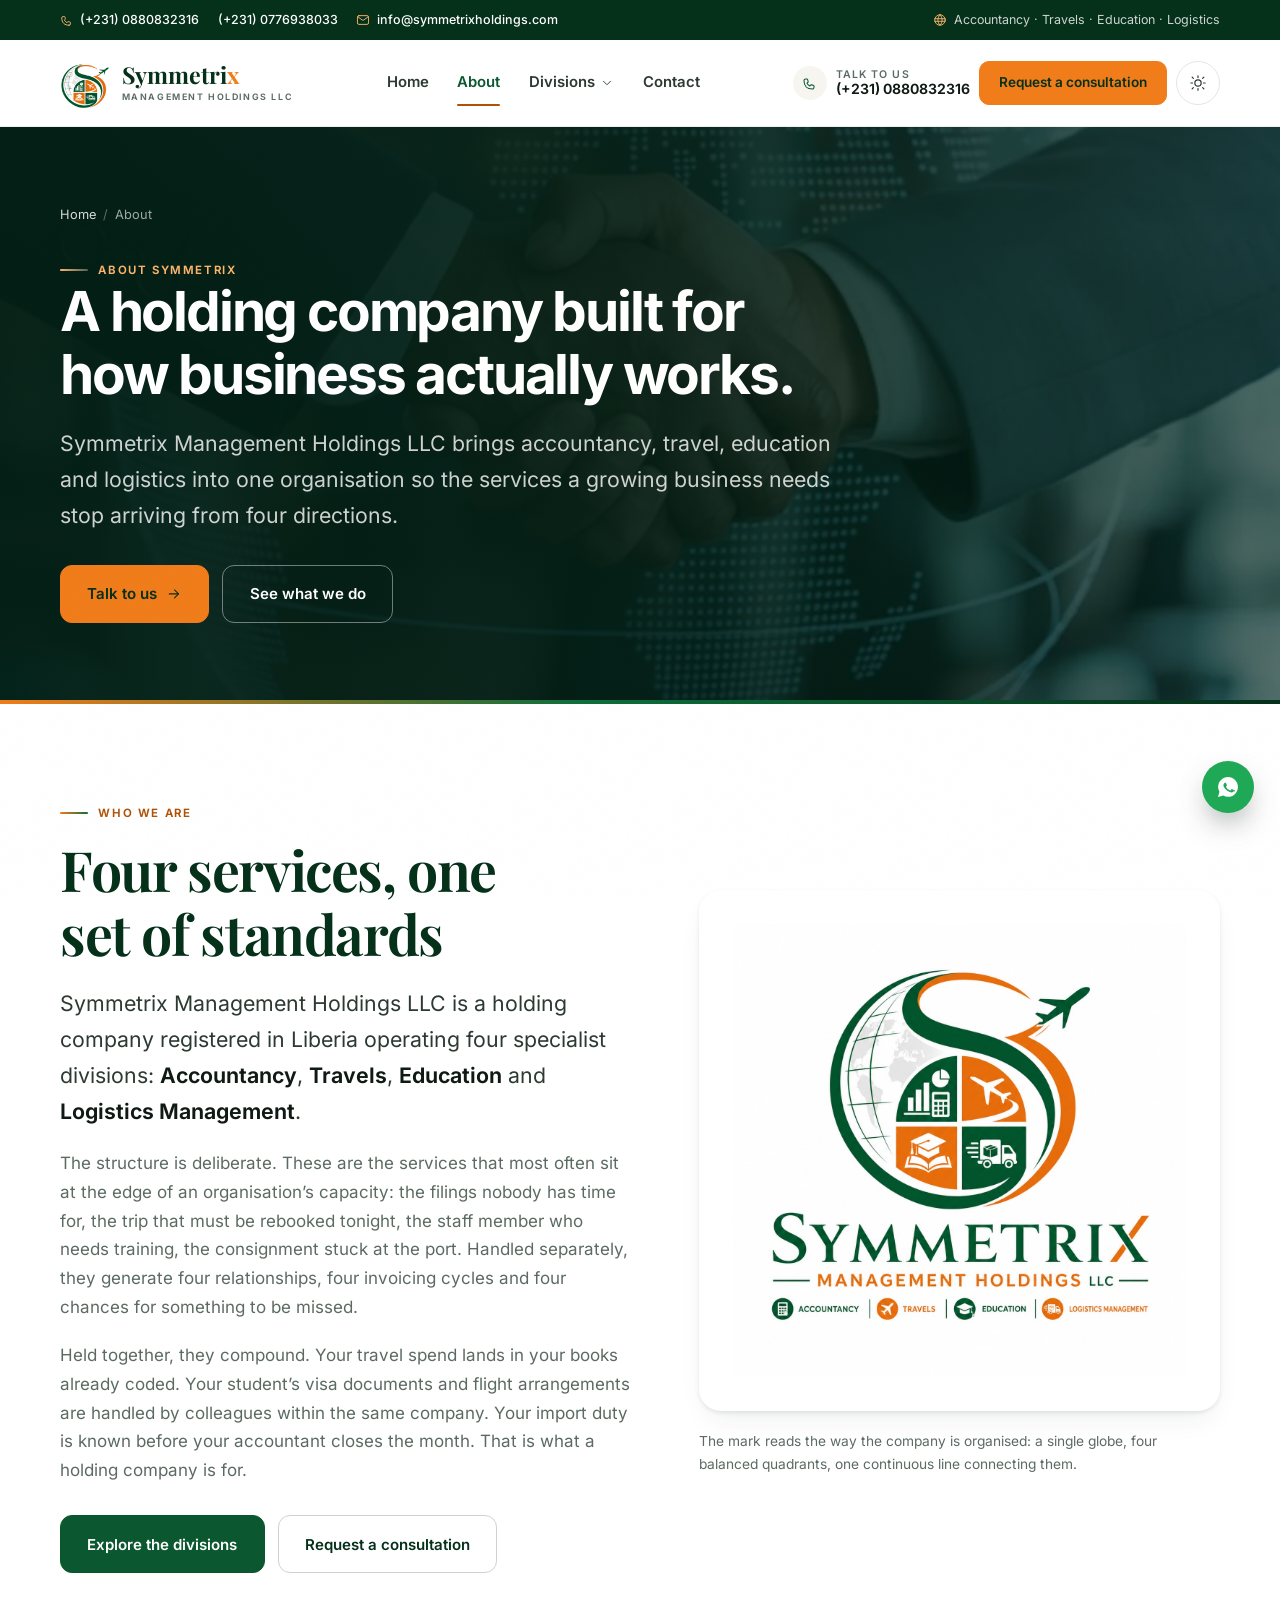
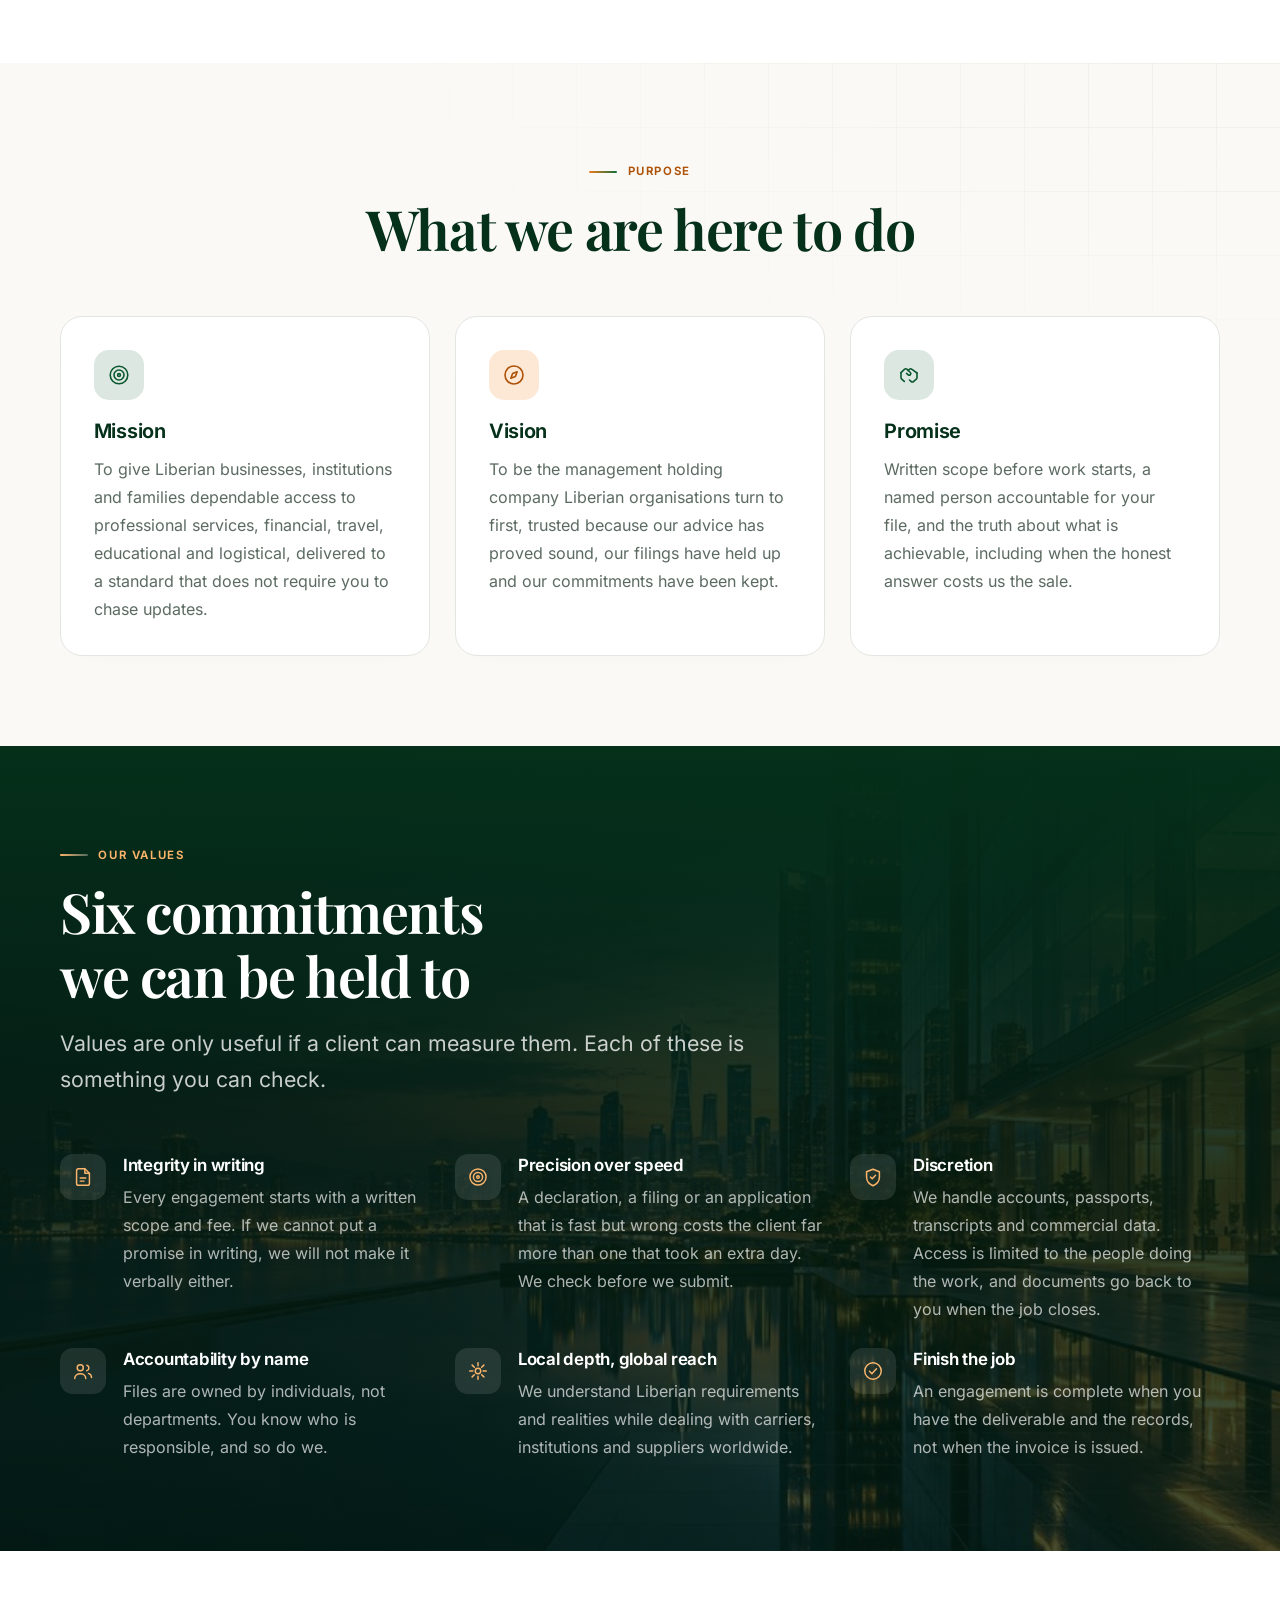
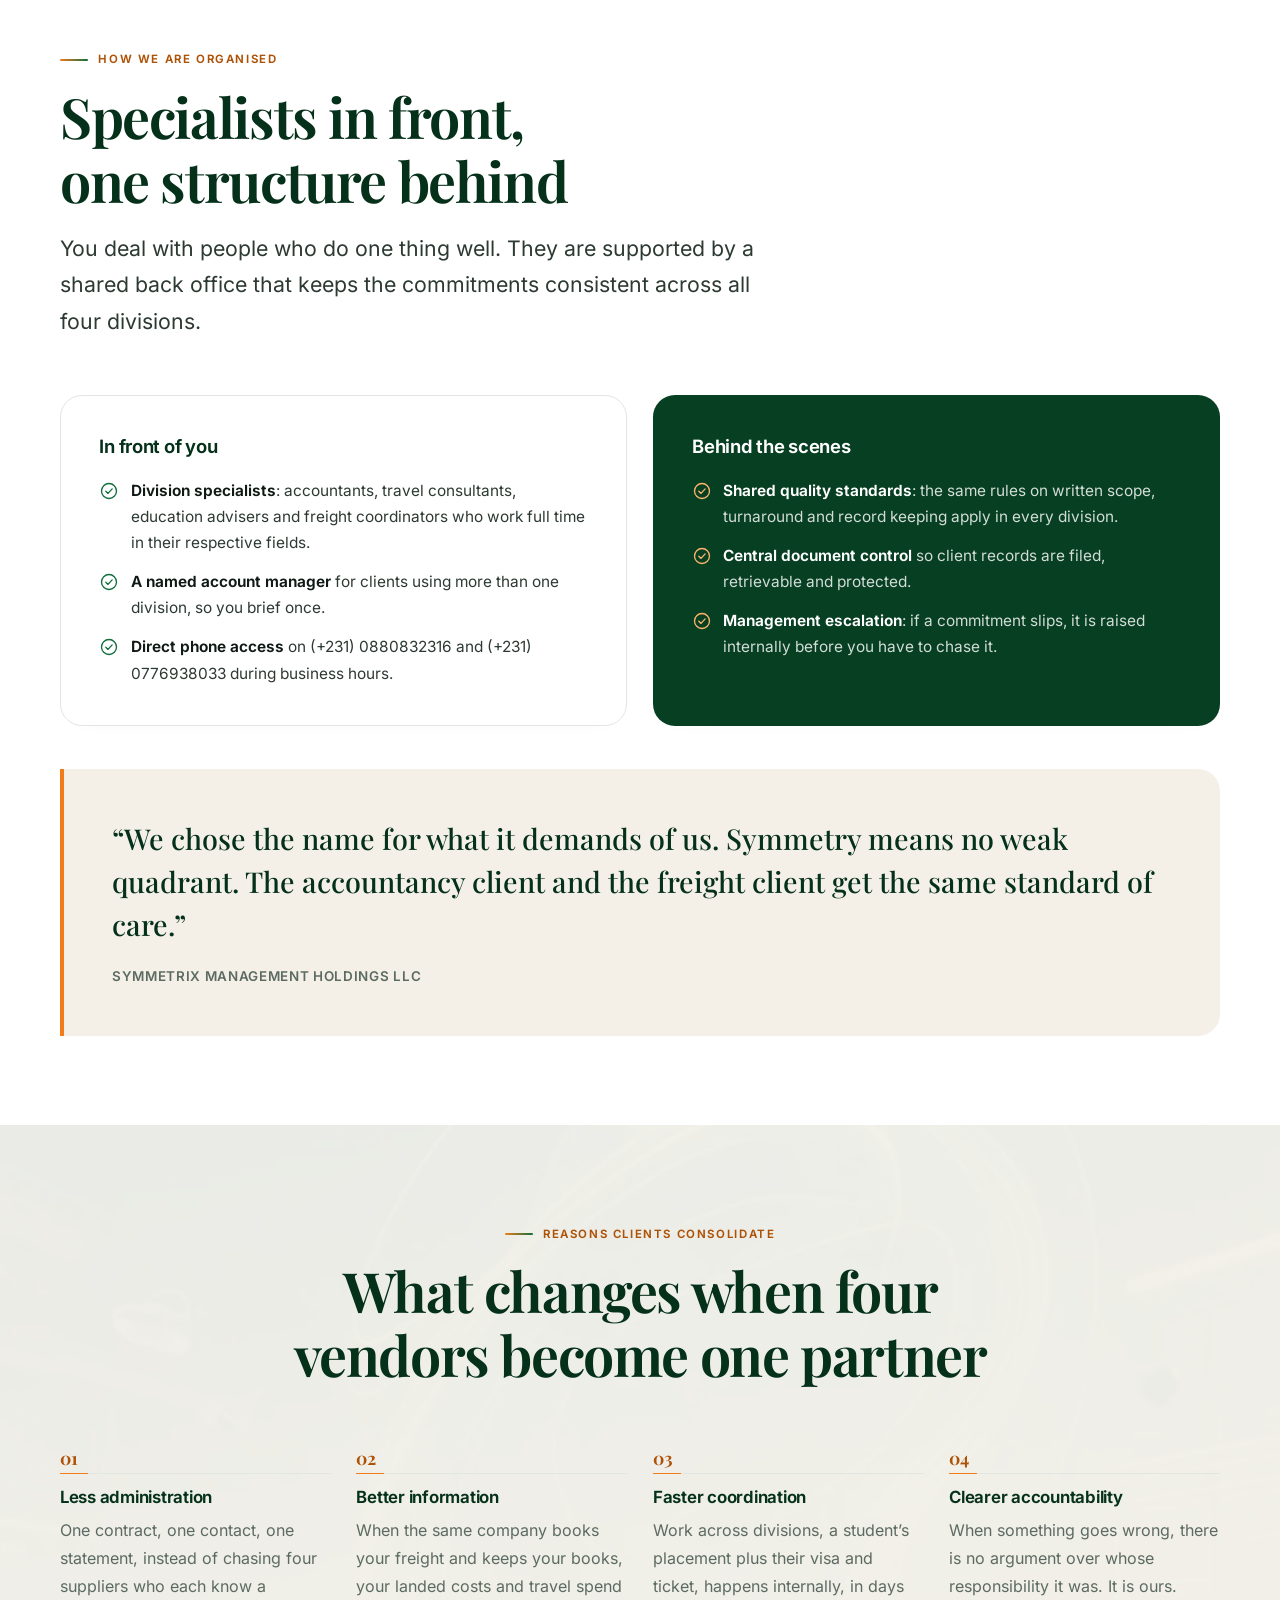
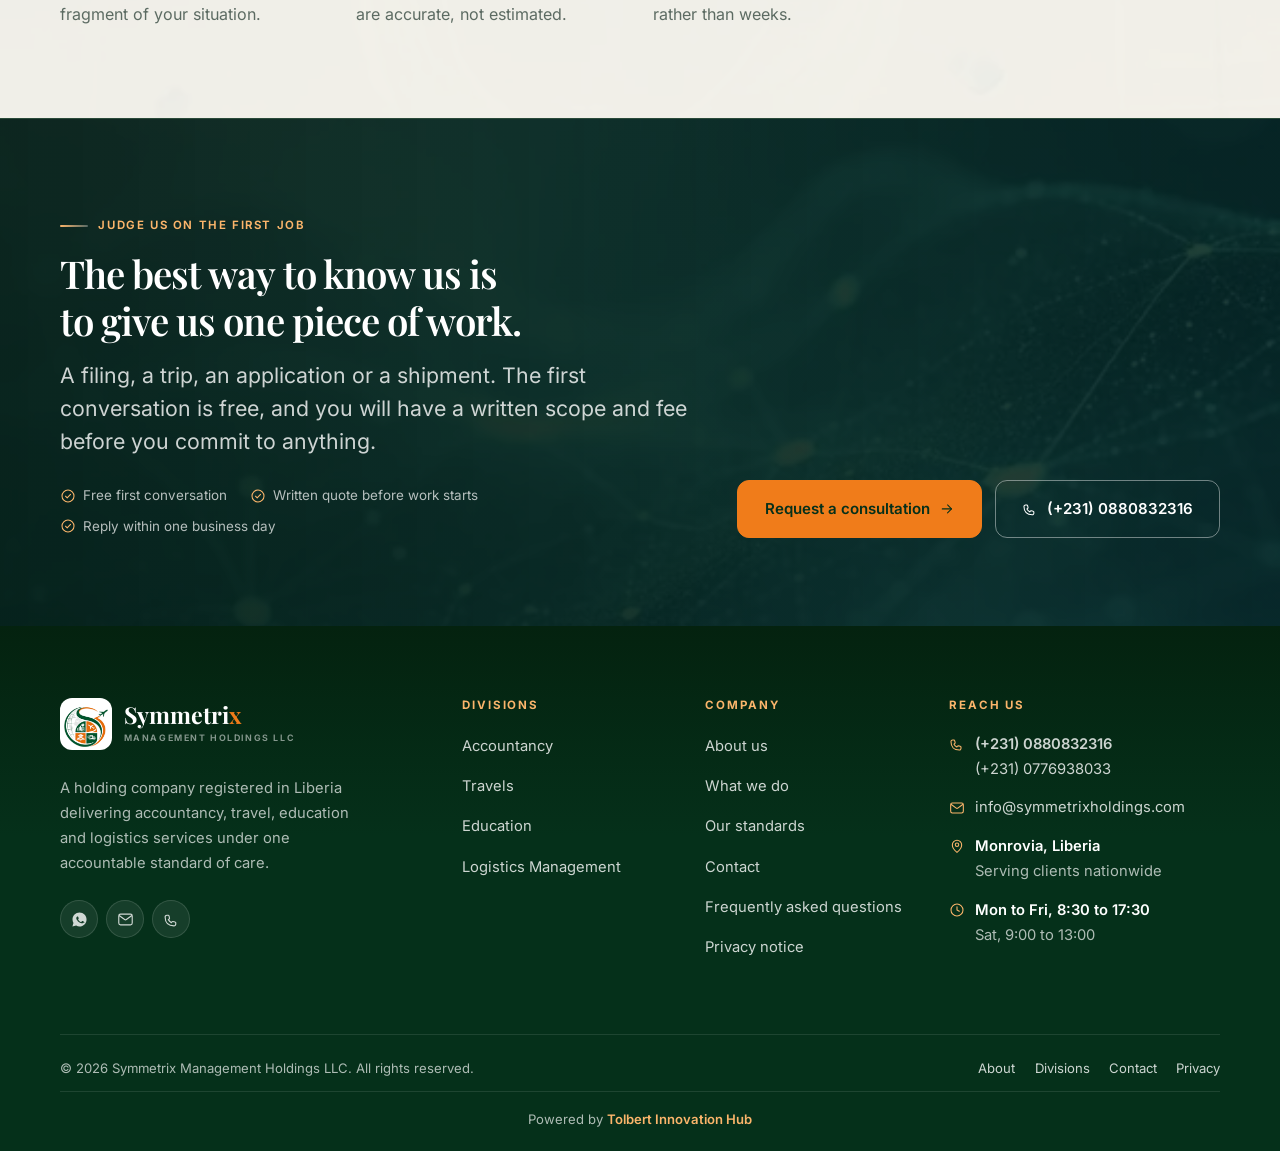
<file: about.html>
<!DOCTYPE html>
<html lang="en">
<head>
<meta charset="utf-8">
<meta name="viewport" content="width=device-width, initial-scale=1">
<title>About Us | Symmetrix Management Holdings LLC</title>
<meta name="description" content="Symmetrix Management Holdings LLC operates four specialist divisions from Monrovia, Liberia. Read our mission, values and the standards every client is entitled to expect.">
<meta name="theme-color" content="#FBF9F5">
<meta name="color-scheme" content="light">
<link rel="canonical" href="https://symmetrixholdings.com/about">
<meta property="og:type" content="website">
<meta property="og:site_name" content="Symmetrix Management Holdings LLC">
<meta property="og:title" content="About Us | Symmetrix Management Holdings LLC">
<meta property="og:description" content="Symmetrix Management Holdings LLC operates four specialist divisions from Monrovia, Liberia. Read our mission, values and the standards every client is entitled to expect.">
<meta property="og:url" content="https://symmetrixholdings.com/about">
<meta property="og:image" content="https://symmetrixholdings.com/assets/img/og-image.jpg">
<meta name="twitter:card" content="summary_large_image">
<meta name="twitter:title" content="About Us | Symmetrix Management Holdings LLC">
<meta name="twitter:description" content="Symmetrix Management Holdings LLC operates four specialist divisions from Monrovia, Liberia. Read our mission, values and the standards every client is entitled to expect.">
<meta name="twitter:image" content="https://symmetrixholdings.com/assets/img/og-image.jpg">
<link rel="icon" href="assets/img/favicon.svg" type="image/svg+xml">
<link rel="icon" href="assets/img/favicon-32.png" sizes="32x32" type="image/png">
<link rel="apple-touch-icon" href="assets/img/apple-touch-icon.png">
<link rel="preload" as="font" type="font/woff2" href="assets/fonts/inter-latin.woff2" crossorigin>
<link rel="preload" as="font" type="font/woff2" href="assets/fonts/playfair-latin.woff2" crossorigin>
<link rel="stylesheet" href="assets/css/styles.css?v=20261018-footer-credit">
<script>
(function () {
  var r = document.documentElement;
  r.classList.add("js");
  try {
    var t = localStorage.getItem("sx-theme");
    if (t === "light" || t === "dark") r.setAttribute("data-theme", t);
  } catch (e) {}
})();
</script>
<script type="application/ld+json">
{
  "@context": "https://schema.org",
  "@type": "Organization",
  "@id": "https://symmetrixholdings.com/#organization",
  "name": "Symmetrix Management Holdings LLC",
  "alternateName": "Symmetrix Holdings",
  "url": "https://symmetrixholdings.com/",
  "logo": "https://symmetrixholdings.com/assets/img/symmetrix-logo.jpg",
  "image": "https://symmetrixholdings.com/assets/img/symmetrix-logo.jpg",
  "description": "Liberian management holding company operating four divisions: accountancy, travels, education and logistics management.",
  "address": { "@type": "PostalAddress", "addressLocality": "Monrovia", "addressCountry": "LR" },
  "areaServed": { "@type": "Country", "name": "Liberia" },
  "email": "info@symmetrixholdings.com",
  "telephone": "+231 880832316",
  "contactPoint": [
    { "@type": "ContactPoint", "telephone": "+231 880832316", "contactType": "customer service", "areaServed": "LR", "availableLanguage": "en" },
    { "@type": "ContactPoint", "telephone": "+231 776938033", "contactType": "sales", "areaServed": "LR", "availableLanguage": "en" }
  ],
  "openingHoursSpecification": [
    { "@type": "OpeningHoursSpecification", "dayOfWeek": ["Monday","Tuesday","Wednesday","Thursday","Friday"], "opens": "08:30", "closes": "17:30" },
    { "@type": "OpeningHoursSpecification", "dayOfWeek": "Saturday", "opens": "09:00", "closes": "13:00" }
  ],
  "makesOffer": [
    { "@type": "Offer", "itemOffered": { "@type": "Service", "name": "Accountancy", "description": "Bookkeeping, payroll, tax filing support and financial statements prepared for audit." } },
    { "@type": "Offer", "itemOffered": { "@type": "Service", "name": "Travels", "description": "Air ticketing, visa documentation, accommodation and corporate travel management." } },
    { "@type": "Offer", "itemOffered": { "@type": "Service", "name": "Education", "description": "Study placement, admissions support, scholarship research and professional training." } },
    { "@type": "Offer", "itemOffered": { "@type": "Service", "name": "Logistics Management", "description": "Freight forwarding, customs clearance, warehousing and final delivery." } }
  ]
}
</script>
<script type="application/ld+json">
{
  "@context": "https://schema.org",
  "@type": "BreadcrumbList",
  "itemListElement": [
    { "@type": "ListItem", "position": 1, "name": "Home", "item": "https://symmetrixholdings.com/" },
    { "@type": "ListItem", "position": 2, "name": "About", "item": "https://symmetrixholdings.com/about" }
  ]
}
</script>
</head>
<body class="page-about">
<a class="skip-link" href="#main">Skip to main content</a>
<div class="topbar">
    <div class="wrap">
      <ul class="topbar-list">
        <li><svg width="24" height="24" viewBox="0 0 24 24" fill="none" stroke="currentColor" stroke-width="1.6" stroke-linecap="round" stroke-linejoin="round" aria-hidden="true" focusable="false"><path d="M15.5 21C7.5 21 3 16.5 3 8.5a2.5 2.5 0 0 1 2.5-2.5h1.8c.6 0 1.1.4 1.2 1l.7 3c.1.5-.1 1-.5 1.3l-1.2.9a11 11 0 0 0 4.3 4.3l.9-1.2c.3-.4.8-.6 1.3-.5l3 .7c.6.1 1 .6 1 1.2v1.8A2.5 2.5 0 0 1 15.5 21Z"/></svg><a href="tel:+231880832316">(+231) 0880832316</a></li>
        <li><a href="tel:+231776938033">(+231) 0776938033</a></li>
        <li class="topbar-tag"><svg width="24" height="24" viewBox="0 0 24 24" fill="none" stroke="currentColor" stroke-width="1.6" stroke-linecap="round" stroke-linejoin="round" aria-hidden="true" focusable="false"><rect x="2.5" y="4.5" width="19" height="15" rx="2.5"/><path d="m3.5 6.8 7.3 5.3c.7.5 1.7.5 2.4 0l7.3-5.3"/></svg><a href="mailto:info@symmetrixholdings.com">info@symmetrixholdings.com</a></li>
      </ul>
      <p class="topbar-tag"><svg width="24" height="24" viewBox="0 0 24 24" fill="none" stroke="currentColor" stroke-width="1.6" stroke-linecap="round" stroke-linejoin="round" aria-hidden="true" focusable="false"><circle cx="12" cy="12" r="9"/><path d="M3.2 9.8h17.6M3.2 14.2h17.6"/><path d="M12 3c2.4 2.5 3.6 5.5 3.6 9S14.4 18.5 12 21c-2.4-2.5-3.6-5.5-3.6-9S9.6 5.5 12 3Z"/></svg><span>Accountancy &middot; Travels &middot; Education &middot; Logistics</span></p>
  </div>
</div>
<header class="site-header">
  <div class="wrap">
    <nav class="nav" aria-label="Primary">
      <a class="brand" href="/" aria-label="Symmetrix Management Holdings LLC home"><img class="brand-mark" src="assets/img/symmetrix-mark.png" alt="" width="176" height="176" loading="eager" decoding="async"><span class="brand-text"><span class="brand-name">Symmetri<b>x</b></span><span class="brand-sub">Management Holdings LLC</span></span></a>
      <ul class="nav-main" role="list"><li><a class="nav-link" href="/">Home</a></li><li><a class="nav-link is-active" href="/about">About</a></li><li class="has-dropdown"><a class="nav-link" href="/divisions" aria-expanded="false">Divisions <svg class="caret" width="24" height="24" viewBox="0 0 24 24" fill="none" stroke="currentColor" stroke-width="1.6" stroke-linecap="round" stroke-linejoin="round" aria-hidden="true" focusable="false"><path d="m6 9 6 6 6-6"/></svg></a><ul class="dropdown" role="list"><li><a class="dropdown-item" href="/accountancy"><span class="ico ico--green"><svg width="24" height="24" viewBox="0 0 24 24" fill="none" stroke="currentColor" stroke-width="1.6" stroke-linecap="round" stroke-linejoin="round" aria-hidden="true" focusable="false"><path d="M7 3h10a2 2 0 0 1 2 2v14a2 2 0 0 1-2 2H7a2 2 0 0 1-2-2V5a2 2 0 0 1 2-2Z"/><path d="M8.5 7h7v3h-7z"/><path d="M9 14h.01M12 14h.01M15 14h.01M9 17.5h.01M12 17.5h.01M15 17.5h.01"/></svg></span><span><strong>Accountancy</strong><span>Books prepared for audit, tax filings and financial reporting that stand up to scrutiny.</span></span></a></li><li><a class="dropdown-item" href="/travels"><span class="ico ico--orange"><svg width="24" height="24" viewBox="0 0 24 24" fill="none" stroke="currentColor" stroke-width="1.6" stroke-linecap="round" stroke-linejoin="round" aria-hidden="true" focusable="false"><path d="M17.8 19.2 16 11l3.5-3.5a2.1 2.1 0 1 0-3-3L13 8 4.8 6.2a.5.5 0 0 0-.5.8l3.9 4.3-2.2 2.2H3.5l-.7 1.4 3.4.9.9 3.4 1.4-.7v-2.5l2.2-2.2 4.3 3.9a.5.5 0 0 0 .8-.5Z"/></svg></span><span><strong>Travels</strong><span>Ticketing, visa documentation and corporate travel managed end to end.</span></span></a></li><li><a class="dropdown-item" href="/education"><span class="ico ico--orange"><svg width="24" height="24" viewBox="0 0 24 24" fill="none" stroke="currentColor" stroke-width="1.6" stroke-linecap="round" stroke-linejoin="round" aria-hidden="true" focusable="false"><path d="M21.4 8.6 12 4.2 2.6 8.6 12 13l9.4-4.4Z"/><path d="M6 10.5v4.9c0 1.8 2.7 3.2 6 3.2s6-1.4 6-3.2v-4.9"/><path d="M20 10v5.5"/></svg></span><span><strong>Education</strong><span>Study placement, admissions support and professional training pathways.</span></span></a></li><li><a class="dropdown-item" href="/logistics"><span class="ico ico--green"><svg width="24" height="24" viewBox="0 0 24 24" fill="none" stroke="currentColor" stroke-width="1.6" stroke-linecap="round" stroke-linejoin="round" aria-hidden="true" focusable="false"><path d="M2 7.5A1.5 1.5 0 0 1 3.5 6h9A1.5 1.5 0 0 1 14 7.5V16H2V7.5Z"/><path d="M14 10h3.6c.5 0 1 .2 1.2.6l2 3c.1.3.2.6.2.9V16h-7v-6Z"/><circle cx="6" cy="18" r="2"/><circle cx="17" cy="18" r="2"/><path d="M8 18h7"/></svg></span><span><strong>Logistics Management</strong><span>Freight forwarding, customs clearance and final delivery you can track.</span></span></a></li></ul></li><li><a class="nav-link" href="/contact">Contact</a></li></ul>
      <div class="nav-actions">
        <a class="nav-phone" href="tel:+231880832316">
          <span class="pill"><svg width="24" height="24" viewBox="0 0 24 24" fill="none" stroke="currentColor" stroke-width="1.6" stroke-linecap="round" stroke-linejoin="round" aria-hidden="true" focusable="false"><path d="M15.5 21C7.5 21 3 16.5 3 8.5a2.5 2.5 0 0 1 2.5-2.5h1.8c.6 0 1.1.4 1.2 1l.7 3c.1.5-.1 1-.5 1.3l-1.2.9a11 11 0 0 0 4.3 4.3l.9-1.2c.3-.4.8-.6 1.3-.5l3 .7c.6.1 1 .6 1 1.2v1.8A2.5 2.5 0 0 1 15.5 21Z"/></svg></span>
          <span><em>Talk to us</em><strong>(+231) 0880832316</strong></span>
        </a>
        <a class="btn btn--accent btn--sm" href="/contact">Request a consultation</a>
        <button class="theme-toggle" type="button" aria-label="Switch colour theme" aria-pressed="false" data-theme-toggle><svg class="i-sun" width="24" height="24" viewBox="0 0 24 24" fill="none" stroke="currentColor" stroke-width="1.6" stroke-linecap="round" stroke-linejoin="round" aria-hidden="true" focusable="false"><circle cx="12" cy="12" r="4.2"/><path d="M12 2.5v2.2M12 19.3v2.2M4.2 4.2l1.6 1.6M18.2 18.2l1.6 1.6M2.5 12h2.2M19.3 12h2.2M4.2 19.8l1.6-1.6M18.2 5.8l1.6-1.6"/></svg><svg class="i-moon" width="24" height="24" viewBox="0 0 24 24" fill="none" stroke="currentColor" stroke-width="1.6" stroke-linecap="round" stroke-linejoin="round" aria-hidden="true" focusable="false"><path d="M20.5 14.3A8.5 8.5 0 1 1 9.7 3.5a6.8 6.8 0 0 0 10.8 10.8Z"/></svg></button>
      </div>
      <span class="theme-toggle-mobile"><button class="theme-toggle" type="button" aria-label="Switch colour theme" aria-pressed="false" data-theme-toggle><svg class="i-sun" width="24" height="24" viewBox="0 0 24 24" fill="none" stroke="currentColor" stroke-width="1.6" stroke-linecap="round" stroke-linejoin="round" aria-hidden="true" focusable="false"><circle cx="12" cy="12" r="4.2"/><path d="M12 2.5v2.2M12 19.3v2.2M4.2 4.2l1.6 1.6M18.2 18.2l1.6 1.6M2.5 12h2.2M19.3 12h2.2M4.2 19.8l1.6-1.6M18.2 5.8l1.6-1.6"/></svg><svg class="i-moon" width="24" height="24" viewBox="0 0 24 24" fill="none" stroke="currentColor" stroke-width="1.6" stroke-linecap="round" stroke-linejoin="round" aria-hidden="true" focusable="false"><path d="M20.5 14.3A8.5 8.5 0 1 1 9.7 3.5a6.8 6.8 0 0 0 10.8 10.8Z"/></svg></button></span>
      <button class="nav-toggle" type="button" aria-expanded="false" aria-controls="drawer" aria-label="Open menu">
        <i></i><i></i><i></i>
      </button>
    </nav>
  </div>
</header>
<div class="drawer" id="drawer" aria-hidden="true">
  <div class="drawer-scrim"></div>
  <div class="drawer-panel" role="dialog" aria-modal="true" aria-label="Site menu">
    <div class="drawer-top">
      <a class="brand" href="/" aria-label="Symmetrix Management Holdings LLC home"><img class="brand-mark" src="assets/img/symmetrix-mark.png" alt="" width="176" height="176" loading="eager" decoding="async"><span class="brand-text"><span class="brand-name">Symmetri<b>x</b></span><span class="brand-sub">Management Holdings LLC</span></span></a>
      <button class="drawer-close" type="button" aria-label="Close menu"><svg width="24" height="24" viewBox="0 0 24 24" fill="none" stroke="currentColor" stroke-width="1.6" stroke-linecap="round" stroke-linejoin="round" aria-hidden="true" focusable="false"><path d="M6 6l12 12M18 6 6 18"/></svg></button>
    </div>
    <nav class="drawer-nav" aria-label="Mobile">
      <a href="/">Home <svg width="24" height="24" viewBox="0 0 24 24" fill="none" stroke="currentColor" stroke-width="1.6" stroke-linecap="round" stroke-linejoin="round" aria-hidden="true" focusable="false"><path d="M5 12h14"/><path d="m13 6 6 6-6 6"/></svg></a>
      <a href="/about">About us <svg width="24" height="24" viewBox="0 0 24 24" fill="none" stroke="currentColor" stroke-width="1.6" stroke-linecap="round" stroke-linejoin="round" aria-hidden="true" focusable="false"><path d="M5 12h14"/><path d="m13 6 6 6-6 6"/></svg></a>
      <span class="drawer-group-label">Our divisions</span>
      <a href="/divisions">All divisions <svg width="24" height="24" viewBox="0 0 24 24" fill="none" stroke="currentColor" stroke-width="1.6" stroke-linecap="round" stroke-linejoin="round" aria-hidden="true" focusable="false"><path d="M5 12h14"/><path d="m13 6 6 6-6 6"/></svg></a>
      <a class="is-sub" href="/accountancy">Accountancy <svg width="24" height="24" viewBox="0 0 24 24" fill="none" stroke="currentColor" stroke-width="1.6" stroke-linecap="round" stroke-linejoin="round" aria-hidden="true" focusable="false"><path d="M5 12h14"/><path d="m13 6 6 6-6 6"/></svg></a><a class="is-sub" href="/travels">Travels <svg width="24" height="24" viewBox="0 0 24 24" fill="none" stroke="currentColor" stroke-width="1.6" stroke-linecap="round" stroke-linejoin="round" aria-hidden="true" focusable="false"><path d="M5 12h14"/><path d="m13 6 6 6-6 6"/></svg></a><a class="is-sub" href="/education">Education <svg width="24" height="24" viewBox="0 0 24 24" fill="none" stroke="currentColor" stroke-width="1.6" stroke-linecap="round" stroke-linejoin="round" aria-hidden="true" focusable="false"><path d="M5 12h14"/><path d="m13 6 6 6-6 6"/></svg></a><a class="is-sub" href="/logistics">Logistics Management <svg width="24" height="24" viewBox="0 0 24 24" fill="none" stroke="currentColor" stroke-width="1.6" stroke-linecap="round" stroke-linejoin="round" aria-hidden="true" focusable="false"><path d="M5 12h14"/><path d="m13 6 6 6-6 6"/></svg></a>
      <span class="drawer-group-label">Get in touch</span>
      <a href="/contact">Contact <svg width="24" height="24" viewBox="0 0 24 24" fill="none" stroke="currentColor" stroke-width="1.6" stroke-linecap="round" stroke-linejoin="round" aria-hidden="true" focusable="false"><path d="M5 12h14"/><path d="m13 6 6 6-6 6"/></svg></a>
    </nav>
    <div class="drawer-contact">
      <a href="tel:+231880832316"><svg width="24" height="24" viewBox="0 0 24 24" fill="none" stroke="currentColor" stroke-width="1.6" stroke-linecap="round" stroke-linejoin="round" aria-hidden="true" focusable="false"><path d="M15.5 21C7.5 21 3 16.5 3 8.5a2.5 2.5 0 0 1 2.5-2.5h1.8c.6 0 1.1.4 1.2 1l.7 3c.1.5-.1 1-.5 1.3l-1.2.9a11 11 0 0 0 4.3 4.3l.9-1.2c.3-.4.8-.6 1.3-.5l3 .7c.6.1 1 .6 1 1.2v1.8A2.5 2.5 0 0 1 15.5 21Z"/></svg>(+231) 0880832316</a>
      <a href="tel:+231776938033"><svg width="24" height="24" viewBox="0 0 24 24" fill="none" stroke="currentColor" stroke-width="1.6" stroke-linecap="round" stroke-linejoin="round" aria-hidden="true" focusable="false"><path d="M15.5 21C7.5 21 3 16.5 3 8.5a2.5 2.5 0 0 1 2.5-2.5h1.8c.6 0 1.1.4 1.2 1l.7 3c.1.5-.1 1-.5 1.3l-1.2.9a11 11 0 0 0 4.3 4.3l.9-1.2c.3-.4.8-.6 1.3-.5l3 .7c.6.1 1 .6 1 1.2v1.8A2.5 2.5 0 0 1 15.5 21Z"/></svg>(+231) 0776938033</a>
      <a href="mailto:info@symmetrixholdings.com"><svg width="24" height="24" viewBox="0 0 24 24" fill="none" stroke="currentColor" stroke-width="1.6" stroke-linecap="round" stroke-linejoin="round" aria-hidden="true" focusable="false"><rect x="2.5" y="4.5" width="19" height="15" rx="2.5"/><path d="m3.5 6.8 7.3 5.3c.7.5 1.7.5 2.4 0l7.3-5.3"/></svg>info@symmetrixholdings.com</a>
      <a class="btn btn--accent" href="/contact">Request a consultation</a>
    </div>
  </div>
</div>
<main id="main">

<section class="page-hero" style="--pos: 86% 40%">
  <div class="wrap">
    <nav aria-label="Breadcrumb">
      <ol class="crumbs" role="list">
        <li><a href="/">Home</a></li>
        <li aria-current="page">About</li>
      </ol>
    </nav>
    <p class="eyebrow is-light">About Symmetrix</p>
    <h1>A holding company built for how business actually works.</h1>
    <p class="lede">Symmetrix Management Holdings LLC brings accountancy, travel, education and logistics into one organisation so the services a growing business needs stop arriving from four directions.</p>
    <div class="btn-row">
      <a class="btn btn--accent" href="/contact">Talk to us <svg width="24" height="24" viewBox="0 0 24 24" fill="none" stroke="currentColor" stroke-width="1.6" stroke-linecap="round" stroke-linejoin="round" aria-hidden="true" focusable="false"><path d="M5 12h14"/><path d="m13 6 6 6-6 6"/></svg></a>
      <a class="btn btn--outline-light" href="/divisions">See what we do</a>
    </div>
  </div>
</section>

<section class="section">
  <div class="wrap split">
    <div class="reveal">
      <p class="eyebrow">Who we are</p>
      <h2>Four services, one set of standards</h2>
      <p class="lede mt-2">Symmetrix Management Holdings LLC is a holding company registered in Liberia operating four specialist divisions: <strong>Accountancy</strong>, <strong>Travels</strong>, <strong>Education</strong> and <strong>Logistics Management</strong>.</p>
      <p class="mt-2 muted">The structure is deliberate. These are the services that most often sit at the edge of an organisation&rsquo;s capacity: the filings nobody has time for, the trip that must be rebooked tonight, the staff member who needs training, the consignment stuck at the port. Handled separately, they generate four relationships, four invoicing cycles and four chances for something to be missed.</p>
      <p class="mt-2 muted">Held together, they compound. Your travel spend lands in your books already coded. Your student&rsquo;s visa documents and flight arrangements are handled by colleagues within the same company. Your import duty is known before your accountant closes the month. That is what a holding company is for.</p>
      <div class="btn-row mt-3">
        <a class="btn" href="/divisions">Explore the divisions</a>
        <a class="btn btn--ghost" href="/contact">Request a consultation</a>
      </div>
    </div>
    <div class="reveal" data-delay="1">
      <div class="logo-plate">
        <img src="assets/img/symmetrix-logo.jpg" alt="The Symmetrix Management Holdings LLC logo: a globe divided into four quadrants for accountancy, travels, education and logistics management." width="640" height="640" loading="lazy">
      </div>
      <p class="muted mt-2" style="font-size:.86rem">The mark reads the way the company is organised: a single globe, four balanced quadrants, one continuous line connecting them.</p>
    </div>
  </div>
</section>

<section class="section section--alt" id="values">
  <div class="wrap">
    <div class="section-head is-center reveal">
      <p class="eyebrow">Purpose</p>
      <h2>What we are here to do</h2>
    </div>
    <div class="grid grid-3">
      <article class="card reveal">
        <span class="ico ico--green-soft" style="width:50px;height:50px;border-radius:15px;margin-bottom:1.1rem"><svg width="24" height="24" viewBox="0 0 24 24" fill="none" stroke="currentColor" stroke-width="1.6" stroke-linecap="round" stroke-linejoin="round" aria-hidden="true" focusable="false"><circle cx="12" cy="12" r="8.8"/><circle cx="12" cy="12" r="5"/><circle cx="12" cy="12" r="1.4"/></svg></span>
        <h3>Mission</h3>
        <p>To give Liberian businesses, institutions and families dependable access to professional services, financial, travel, educational and logistical, delivered to a standard that does not require you to chase updates.</p>
      </article>
      <article class="card reveal" data-delay="1">
        <span class="ico ico--orange-soft" style="width:50px;height:50px;border-radius:15px;margin-bottom:1.1rem"><svg width="24" height="24" viewBox="0 0 24 24" fill="none" stroke="currentColor" stroke-width="1.6" stroke-linecap="round" stroke-linejoin="round" aria-hidden="true" focusable="false"><circle cx="12" cy="12" r="9"/><path d="m15.2 8.8-1.8 4.6-4.6 1.8 1.8-4.6 4.6-1.8Z"/></svg></span>
        <h3>Vision</h3>
        <p>To be the management holding company Liberian organisations turn to first, trusted because our advice has proved sound, our filings have held up and our commitments have been kept.</p>
      </article>
      <article class="card reveal" data-delay="2">
        <span class="ico ico--green-soft" style="width:50px;height:50px;border-radius:15px;margin-bottom:1.1rem"><svg width="24" height="24" viewBox="0 0 24 24" fill="none" stroke="currentColor" stroke-width="1.6" stroke-linecap="round" stroke-linejoin="round" aria-hidden="true" focusable="false"><path d="m11 7.5 1.4-1.2a2 2 0 0 1 2.6 0L20 10"/><path d="M20 10v4.6a2 2 0 0 1-.7 1.5l-2.6 2.3a2 2 0 0 1-2.7 0l-1.5-1.4"/><path d="M4 9.6 7.4 6.4a2 2 0 0 1 2.7 0L13.4 9.5a1.6 1.6 0 0 1-2.2 2.3L9.6 10.4"/><path d="M4 9.6v5a2 2 0 0 0 .7 1.5l2.6 2.3"/></svg></span>
        <h3>Promise</h3>
        <p>Written scope before work starts, a named person accountable for your file, and the truth about what is achievable, including when the honest answer costs us the sale.</p>
      </article>
    </div>
  </div>
</section>

<section class="section section--dark">
  <div class="wrap">
    <div class="section-head reveal">
      <p class="eyebrow is-light">Our values</p>
      <h2>Six commitments we can be held to</h2>
      <p class="lede">Values are only useful if a client can measure them. Each of these is something you can check.</p>
    </div>
    <div class="grid grid-2">
      <div class="feature reveal">
        <span class="ico"><svg width="24" height="24" viewBox="0 0 24 24" fill="none" stroke="currentColor" stroke-width="1.6" stroke-linecap="round" stroke-linejoin="round" aria-hidden="true" focusable="false"><path d="M14 3H7a2 2 0 0 0-2 2v14a2 2 0 0 0 2 2h10a2 2 0 0 0 2-2V8l-5-5Z"/><path d="M14 3v5h5"/><path d="M9 13h6M9 16.5h4"/></svg></span>
        <div><h4>Integrity in writing</h4><p>Every engagement starts with a written scope and fee. If we cannot put a promise in writing, we will not make it verbally either.</p></div>
      </div>
      <div class="feature reveal" data-delay="1">
        <span class="ico"><svg width="24" height="24" viewBox="0 0 24 24" fill="none" stroke="currentColor" stroke-width="1.6" stroke-linecap="round" stroke-linejoin="round" aria-hidden="true" focusable="false"><circle cx="12" cy="12" r="8.8"/><circle cx="12" cy="12" r="5"/><circle cx="12" cy="12" r="1.4"/></svg></span>
        <div><h4>Precision over speed</h4><p>A declaration, a filing or an application that is fast but wrong costs the client far more than one that took an extra day. We check before we submit.</p></div>
      </div>
      <div class="feature reveal" data-delay="2">
        <span class="ico"><svg width="24" height="24" viewBox="0 0 24 24" fill="none" stroke="currentColor" stroke-width="1.6" stroke-linecap="round" stroke-linejoin="round" aria-hidden="true" focusable="false"><path d="M12 21.5c4.5-2 7-5.4 7-9.6V6.3L12 3.5 5 6.3v5.6c0 4.2 2.5 7.6 7 9.6Z"/><path d="m9.2 12 2 2 3.6-3.8"/></svg></span>
        <div><h4>Discretion</h4><p>We handle accounts, passports, transcripts and commercial data. Access is limited to the people doing the work, and documents go back to you when the job closes.</p></div>
      </div>
      <div class="feature reveal" data-delay="3">
        <span class="ico"><svg width="24" height="24" viewBox="0 0 24 24" fill="none" stroke="currentColor" stroke-width="1.6" stroke-linecap="round" stroke-linejoin="round" aria-hidden="true" focusable="false"><circle cx="9" cy="8.5" r="3.3"/><path d="M3 20.2c0-3.3 2.7-5.3 6-5.3s6 2 6 5.3"/><path d="M16.2 5.7a3.2 3.2 0 0 1 0 6.1"/><path d="M18 14.6c2 .7 3.3 2.4 3.3 4.6"/></svg></span>
        <div><h4>Accountability by name</h4><p>Files are owned by individuals, not departments. You know who is responsible, and so do we.</p></div>
      </div>
      <div class="feature reveal">
        <span class="ico"><svg width="24" height="24" viewBox="0 0 24 24" fill="none" stroke="currentColor" stroke-width="1.6" stroke-linecap="round" stroke-linejoin="round" aria-hidden="true" focusable="false"><path d="M12 3v3.4M12 17.6V21M3 12h3.4M17.6 12H21"/><path d="m5.6 5.6 2.4 2.4M16 16l2.4 2.4M18.4 5.6 16 8M8 16l-2.4 2.4"/><circle cx="12" cy="12" r="3"/></svg></span>
        <div><h4>Local depth, global reach</h4><p>We understand Liberian requirements and realities while dealing with carriers, institutions and suppliers worldwide.</p></div>
      </div>
      <div class="feature reveal" data-delay="1">
        <span class="ico"><svg width="24" height="24" viewBox="0 0 24 24" fill="none" stroke="currentColor" stroke-width="1.6" stroke-linecap="round" stroke-linejoin="round" aria-hidden="true" focusable="false"><circle cx="12" cy="12" r="9"/><path d="m8.2 12.3 2.6 2.6 5-5.4"/></svg></span>
        <div><h4>Finish the job</h4><p>An engagement is complete when you have the deliverable and the records, not when the invoice is issued.</p></div>
      </div>
    </div>
  </div>
</section>

<section class="section">
  <div class="wrap">
    <div class="section-head reveal">
      <p class="eyebrow">How we are organised</p>
      <h2>Specialists in front, one structure behind</h2>
      <p class="lede">You deal with people who do one thing well. They are supported by a shared back office that keeps the commitments consistent across all four divisions.</p>
    </div>
    <div class="grid grid-2">
      <div class="panel reveal">
        <h3 style="font-size:1.15rem">In front of you</h3>
        <ul class="checklist mt-2" role="list">
          <li><svg width="24" height="24" viewBox="0 0 24 24" fill="none" stroke="currentColor" stroke-width="1.6" stroke-linecap="round" stroke-linejoin="round" aria-hidden="true" focusable="false"><circle cx="12" cy="12" r="9"/><path d="m8.2 12.3 2.6 2.6 5-5.4"/></svg><span><strong>Division specialists</strong>: accountants, travel consultants, education advisers and freight coordinators who work full time in their respective fields.</span></li>
          <li><svg width="24" height="24" viewBox="0 0 24 24" fill="none" stroke="currentColor" stroke-width="1.6" stroke-linecap="round" stroke-linejoin="round" aria-hidden="true" focusable="false"><circle cx="12" cy="12" r="9"/><path d="m8.2 12.3 2.6 2.6 5-5.4"/></svg><span><strong>A named account manager</strong> for clients using more than one division, so you brief once.</span></li>
          <li><svg width="24" height="24" viewBox="0 0 24 24" fill="none" stroke="currentColor" stroke-width="1.6" stroke-linecap="round" stroke-linejoin="round" aria-hidden="true" focusable="false"><circle cx="12" cy="12" r="9"/><path d="m8.2 12.3 2.6 2.6 5-5.4"/></svg><span><strong>Direct phone access</strong> on (+231) 0880832316 and (+231) 0776938033 during business hours.</span></li>
        </ul>
      </div>
      <div class="panel panel--dark reveal" data-delay="1">
        <h3 style="font-size:1.15rem">Behind the scenes</h3>
        <ul class="checklist mt-2" role="list">
          <li><svg width="24" height="24" viewBox="0 0 24 24" fill="none" stroke="currentColor" stroke-width="1.6" stroke-linecap="round" stroke-linejoin="round" aria-hidden="true" focusable="false"><circle cx="12" cy="12" r="9"/><path d="m8.2 12.3 2.6 2.6 5-5.4"/></svg><span><strong>Shared quality standards</strong>: the same rules on written scope, turnaround and record keeping apply in every division.</span></li>
          <li><svg width="24" height="24" viewBox="0 0 24 24" fill="none" stroke="currentColor" stroke-width="1.6" stroke-linecap="round" stroke-linejoin="round" aria-hidden="true" focusable="false"><circle cx="12" cy="12" r="9"/><path d="m8.2 12.3 2.6 2.6 5-5.4"/></svg><span><strong>Central document control</strong> so client records are filed, retrievable and protected.</span></li>
          <li><svg width="24" height="24" viewBox="0 0 24 24" fill="none" stroke="currentColor" stroke-width="1.6" stroke-linecap="round" stroke-linejoin="round" aria-hidden="true" focusable="false"><circle cx="12" cy="12" r="9"/><path d="m8.2 12.3 2.6 2.6 5-5.4"/></svg><span><strong>Management escalation</strong>: if a commitment slips, it is raised internally before you have to chase it.</span></li>
        </ul>
      </div>
    </div>
    <figure class="quote mt-4 reveal">
      <blockquote>&ldquo;We chose the name for what it demands of us. Symmetry means no weak quadrant. The accountancy client and the freight client get the same standard of care.&rdquo;</blockquote>
      <figcaption>Symmetrix Management Holdings LLC</figcaption>
    </figure>
  </div>
</section>

<section class="section section--sand">
  <div class="wrap">
    <div class="section-head is-center reveal">
      <p class="eyebrow">Reasons clients consolidate</p>
      <h2>What changes when four vendors become one partner</h2>
    </div>
    <div class="steps reveal">
      <div class="step">
        <h4>Less administration</h4>
        <p>One contract, one contact, one statement, instead of chasing four suppliers who each know a fragment of your situation.</p>
      </div>
      <div class="step">
        <h4>Better information</h4>
        <p>When the same company books your freight and keeps your books, your landed costs and travel spend are accurate, not estimated.</p>
      </div>
      <div class="step">
        <h4>Faster coordination</h4>
        <p>Work across divisions, a student&rsquo;s placement plus their visa and ticket, happens internally, in days rather than weeks.</p>
      </div>
      <div class="step">
        <h4>Clearer accountability</h4>
        <p>When something goes wrong, there is no argument over whose responsibility it was. It is ours.</p>
      </div>
    </div>
  </div>
</section>

<section class="cta-band" aria-labelledby="cta-title">
  <div class="wrap">
    <div class="reveal">
      <p class="eyebrow is-light">Judge us on the first job</p>
      <h2 id="cta-title" class="mt-1">The best way to know us is to give us one piece of work.</h2>
      <p>A filing, a trip, an application or a shipment. The first conversation is free, and you will have a written scope and fee before you commit to anything.</p>
      <ul class="cta-meta" role="list">
        <li><svg width="24" height="24" viewBox="0 0 24 24" fill="none" stroke="currentColor" stroke-width="1.6" stroke-linecap="round" stroke-linejoin="round" aria-hidden="true" focusable="false"><circle cx="12" cy="12" r="9"/><path d="m8.2 12.3 2.6 2.6 5-5.4"/></svg>Free first conversation</li>
        <li><svg width="24" height="24" viewBox="0 0 24 24" fill="none" stroke="currentColor" stroke-width="1.6" stroke-linecap="round" stroke-linejoin="round" aria-hidden="true" focusable="false"><circle cx="12" cy="12" r="9"/><path d="m8.2 12.3 2.6 2.6 5-5.4"/></svg>Written quote before work starts</li>
        <li><svg width="24" height="24" viewBox="0 0 24 24" fill="none" stroke="currentColor" stroke-width="1.6" stroke-linecap="round" stroke-linejoin="round" aria-hidden="true" focusable="false"><circle cx="12" cy="12" r="9"/><path d="m8.2 12.3 2.6 2.6 5-5.4"/></svg>Reply within one business day</li>
      </ul>
    </div>
    <div class="btn-row reveal" data-delay="1">
      <a class="btn btn--accent" href="/contact">Request a consultation <svg width="24" height="24" viewBox="0 0 24 24" fill="none" stroke="currentColor" stroke-width="1.6" stroke-linecap="round" stroke-linejoin="round" aria-hidden="true" focusable="false"><path d="M5 12h14"/><path d="m13 6 6 6-6 6"/></svg></a>
      <a class="btn btn--outline-light" href="tel:+231880832316"><svg width="24" height="24" viewBox="0 0 24 24" fill="none" stroke="currentColor" stroke-width="1.6" stroke-linecap="round" stroke-linejoin="round" aria-hidden="true" focusable="false"><path d="M15.5 21C7.5 21 3 16.5 3 8.5a2.5 2.5 0 0 1 2.5-2.5h1.8c.6 0 1.1.4 1.2 1l.7 3c.1.5-.1 1-.5 1.3l-1.2.9a11 11 0 0 0 4.3 4.3l.9-1.2c.3-.4.8-.6 1.3-.5l3 .7c.6.1 1 .6 1 1.2v1.8A2.5 2.5 0 0 1 15.5 21Z"/></svg> (+231) 0880832316</a>
    </div>
  </div>
</section>

</main>
<footer class="site-footer">
  <div class="wrap">
    <div class="footer-main">
      <div class="footer-brand">
        <a class="brand" href="/" aria-label="Symmetrix Management Holdings LLC home"><img class="brand-mark" src="assets/img/symmetrix-mark.png" alt="" width="176" height="176" loading="eager" decoding="async"><span class="brand-text"><span class="brand-name">Symmetri<b>x</b></span><span class="brand-sub">Management Holdings LLC</span></span></a>
        <p>A holding company registered in Liberia delivering accountancy, travel, education and logistics services under one accountable standard of care.</p>
        <div class="socials">
          <a href="https://wa.me/231777944600" aria-label="Chat with us on WhatsApp" rel="noopener" target="_blank"><svg width="24" height="24" viewBox="0 0 24 24" fill="none" stroke="currentColor" stroke-width="1.6" stroke-linecap="round" stroke-linejoin="round" aria-hidden="true" focusable="false"><path fill="currentColor" stroke="none" d="M12.04 2C6.58 2 2.13 6.45 2.13 11.91c0 1.75.46 3.46 1.32 4.96L2 22l5.25-1.38a9.9 9.9 0 0 0 4.79 1.22h.01c5.46 0 9.91-4.45 9.91-9.91C21.96 6.45 17.5 2 12.04 2Zm5.8 14.06c-.24.68-1.42 1.3-1.96 1.35-.5.05-1.13.08-3.24-.79-2.5-1.03-4.06-3.66-4.18-3.83-.12-.17-.99-1.35-.99-2.57 0-1.22.64-1.82.87-2.07.23-.25.5-.31.67-.31.17 0 .34 0 .49.01.16.01.37-.06.58.44.21.5.72 1.77.78 1.9.06.13.1.28.01.45-.09.17-.14.28-.28.43-.14.15-.29.34-.42.45-.14.13-.29.27-.12.53.17.26.75 1.24 1.62 2.01 1.11.99 2.05 1.3 2.34 1.44.29.14.46.12.63-.07.17-.19.73-.85.93-1.14.2-.29.39-.24.66-.14.27.1 1.7.8 1.99.95.29.14.48.22.55.34.07.12.07.71-.17 1.39Z"/></svg></a>
          <a href="mailto:info@symmetrixholdings.com" aria-label="Email Symmetrix Management Holdings"><svg width="24" height="24" viewBox="0 0 24 24" fill="none" stroke="currentColor" stroke-width="1.6" stroke-linecap="round" stroke-linejoin="round" aria-hidden="true" focusable="false"><rect x="2.5" y="4.5" width="19" height="15" rx="2.5"/><path d="m3.5 6.8 7.3 5.3c.7.5 1.7.5 2.4 0l7.3-5.3"/></svg></a>
          <a href="tel:+231880832316" aria-label="Call Symmetrix Management Holdings"><svg width="24" height="24" viewBox="0 0 24 24" fill="none" stroke="currentColor" stroke-width="1.6" stroke-linecap="round" stroke-linejoin="round" aria-hidden="true" focusable="false"><path d="M15.5 21C7.5 21 3 16.5 3 8.5a2.5 2.5 0 0 1 2.5-2.5h1.8c.6 0 1.1.4 1.2 1l.7 3c.1.5-.1 1-.5 1.3l-1.2.9a11 11 0 0 0 4.3 4.3l.9-1.2c.3-.4.8-.6 1.3-.5l3 .7c.6.1 1 .6 1 1.2v1.8A2.5 2.5 0 0 1 15.5 21Z"/></svg></a>
        </div>
      </div>
      <div>
        <h3 class="footer-h">Divisions</h3>
        <ul class="footer-list" role="list"><li><a href="/accountancy">Accountancy</a></li><li><a href="/travels">Travels</a></li><li><a href="/education">Education</a></li><li><a href="/logistics">Logistics Management</a></li></ul>
      </div>
      <div>
        <h3 class="footer-h">Company</h3>
        <ul class="footer-list" role="list">
          <li><a href="/about">About us</a></li>
          <li><a href="/divisions">What we do</a></li>
          <li><a href="/about#values">Our standards</a></li>
          <li><a href="/contact">Contact</a></li>
          <li><a href="/contact#faq">Frequently asked questions</a></li>
          <li><a href="/privacy">Privacy notice</a></li>
        </ul>
      </div>
      <div>
        <h3 class="footer-h">Reach us</h3>
        <ul class="footer-contact" role="list">
          <li><svg width="24" height="24" viewBox="0 0 24 24" fill="none" stroke="currentColor" stroke-width="1.6" stroke-linecap="round" stroke-linejoin="round" aria-hidden="true" focusable="false"><path d="M15.5 21C7.5 21 3 16.5 3 8.5a2.5 2.5 0 0 1 2.5-2.5h1.8c.6 0 1.1.4 1.2 1l.7 3c.1.5-.1 1-.5 1.3l-1.2.9a11 11 0 0 0 4.3 4.3l.9-1.2c.3-.4.8-.6 1.3-.5l3 .7c.6.1 1 .6 1 1.2v1.8A2.5 2.5 0 0 1 15.5 21Z"/></svg><span><strong><a href="tel:+231880832316">(+231) 0880832316</a></strong><a href="tel:+231776938033">(+231) 0776938033</a></span></li>
          <li><svg width="24" height="24" viewBox="0 0 24 24" fill="none" stroke="currentColor" stroke-width="1.6" stroke-linecap="round" stroke-linejoin="round" aria-hidden="true" focusable="false"><rect x="2.5" y="4.5" width="19" height="15" rx="2.5"/><path d="m3.5 6.8 7.3 5.3c.7.5 1.7.5 2.4 0l7.3-5.3"/></svg><span><a href="mailto:info@symmetrixholdings.com">info@symmetrixholdings.com</a></span></li>
          <li><svg width="24" height="24" viewBox="0 0 24 24" fill="none" stroke="currentColor" stroke-width="1.6" stroke-linecap="round" stroke-linejoin="round" aria-hidden="true" focusable="false"><path d="M12 21.5s7-5.6 7-11a7 7 0 1 0-14 0c0 5.4 7 11 7 11Z"/><circle cx="12" cy="10" r="2.6"/></svg><span><strong>Monrovia, Liberia</strong>Serving clients nationwide</span></li>
          <li><svg width="24" height="24" viewBox="0 0 24 24" fill="none" stroke="currentColor" stroke-width="1.6" stroke-linecap="round" stroke-linejoin="round" aria-hidden="true" focusable="false"><circle cx="12" cy="12" r="9"/><path d="M12 7.2V12l3.4 2"/></svg><span><strong>Mon to Fri, 8:30 to 17:30</strong>Sat, 9:00 to 13:00</span></li>
        </ul>
      </div>
    </div>
    <div class="footer-bottom">
      <p>&copy; <span data-year>2026</span> Symmetrix Management Holdings LLC. All rights reserved.</p>
      <ul role="list">
        <li><a href="/about">About</a></li>
        <li><a href="/divisions">Divisions</a></li>
        <li><a href="/contact">Contact</a></li>
        <li><a href="/privacy">Privacy</a></li>
      </ul>
      <p class="footer-credit">Powered by <a href="https://tolbertinnovationhub.org" target="_blank" rel="noopener">Tolbert Innovation Hub</a></p>
    </div>
  </div>
</footer>
<div class="float-actions">
  <a class="fab fab--wa" href="https://wa.me/231777944600" target="_blank" rel="noopener" aria-label="Chat with us on WhatsApp"><svg width="24" height="24" viewBox="0 0 24 24" fill="none" stroke="currentColor" stroke-width="1.6" stroke-linecap="round" stroke-linejoin="round" aria-hidden="true" focusable="false"><path fill="currentColor" stroke="none" d="M12.04 2C6.58 2 2.13 6.45 2.13 11.91c0 1.75.46 3.46 1.32 4.96L2 22l5.25-1.38a9.9 9.9 0 0 0 4.79 1.22h.01c5.46 0 9.91-4.45 9.91-9.91C21.96 6.45 17.5 2 12.04 2Zm5.8 14.06c-.24.68-1.42 1.3-1.96 1.35-.5.05-1.13.08-3.24-.79-2.5-1.03-4.06-3.66-4.18-3.83-.12-.17-.99-1.35-.99-2.57 0-1.22.64-1.82.87-2.07.23-.25.5-.31.67-.31.17 0 .34 0 .49.01.16.01.37-.06.58.44.21.5.72 1.77.78 1.9.06.13.1.28.01.45-.09.17-.14.28-.28.43-.14.15-.29.34-.42.45-.14.13-.29.27-.12.53.17.26.75 1.24 1.62 2.01 1.11.99 2.05 1.3 2.34 1.44.29.14.46.12.63-.07.17-.19.73-.85.93-1.14.2-.29.39-.24.66-.14.27.1 1.7.8 1.99.95.29.14.48.22.55.34.07.12.07.71-.17 1.39Z"/></svg></a>
  <button class="fab fab--top" type="button" aria-label="Back to top" onclick="window.scrollTo({top:0,behavior:'smooth'})"><svg width="24" height="24" viewBox="0 0 24 24" fill="none" stroke="currentColor" stroke-width="1.6" stroke-linecap="round" stroke-linejoin="round" aria-hidden="true" focusable="false"><path d="M12 19V5"/><path d="m6 11 6-6 6 6"/></svg></button>
</div>
<script src="assets/js/main.js?v=20261018-formsubmit" defer></script>
</body>
</html>
</file>
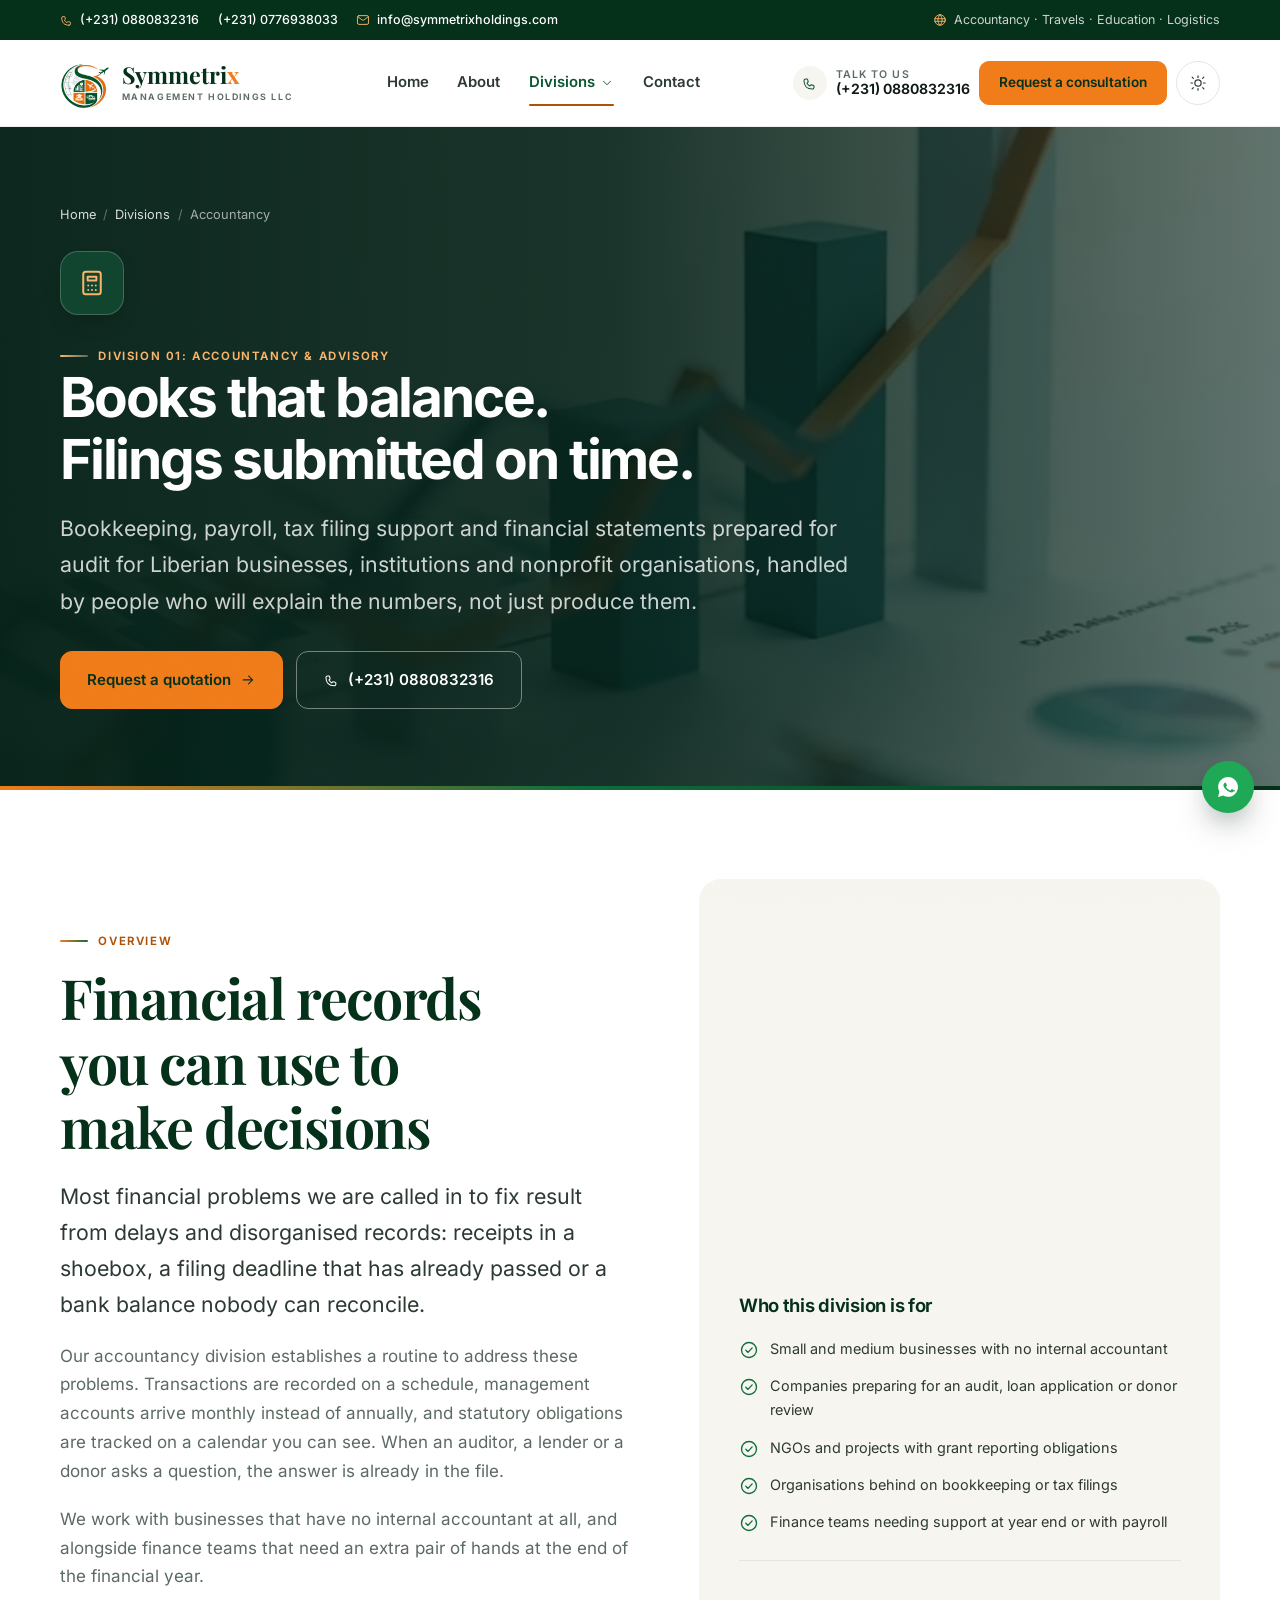
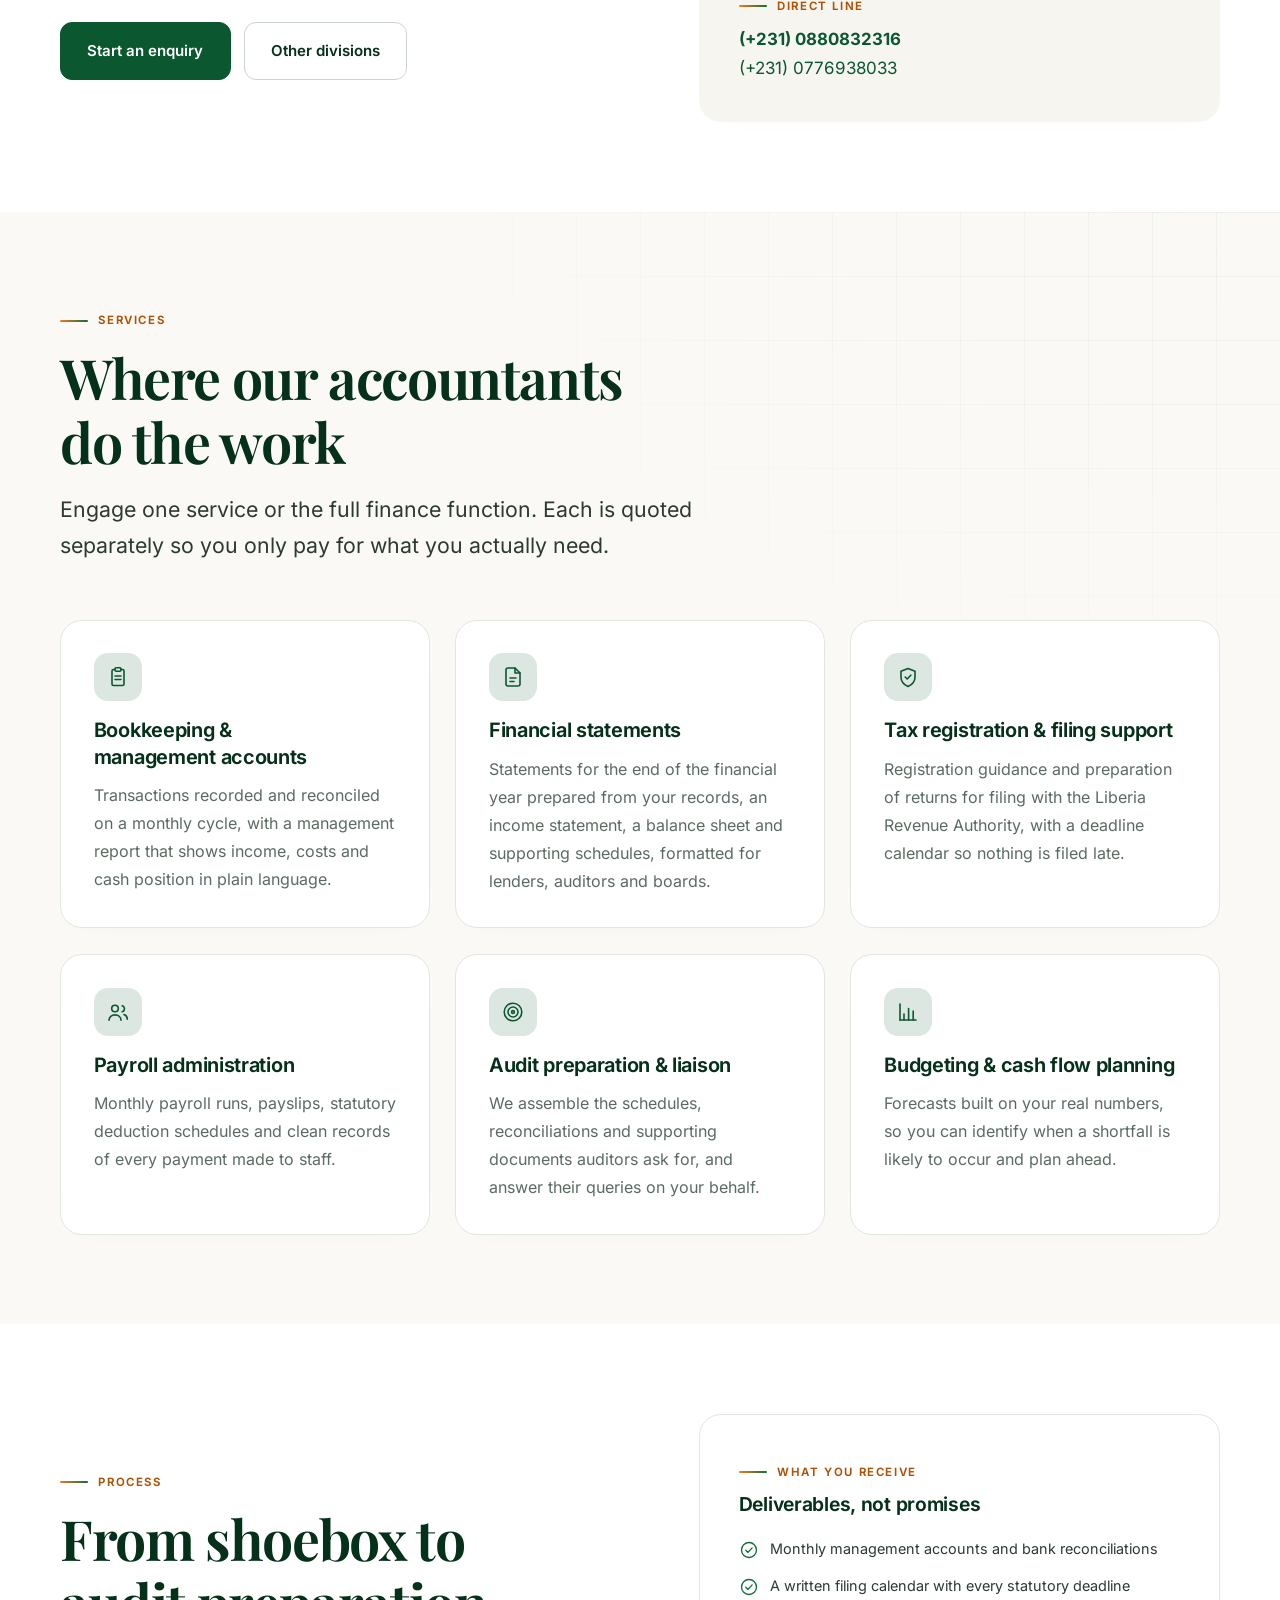
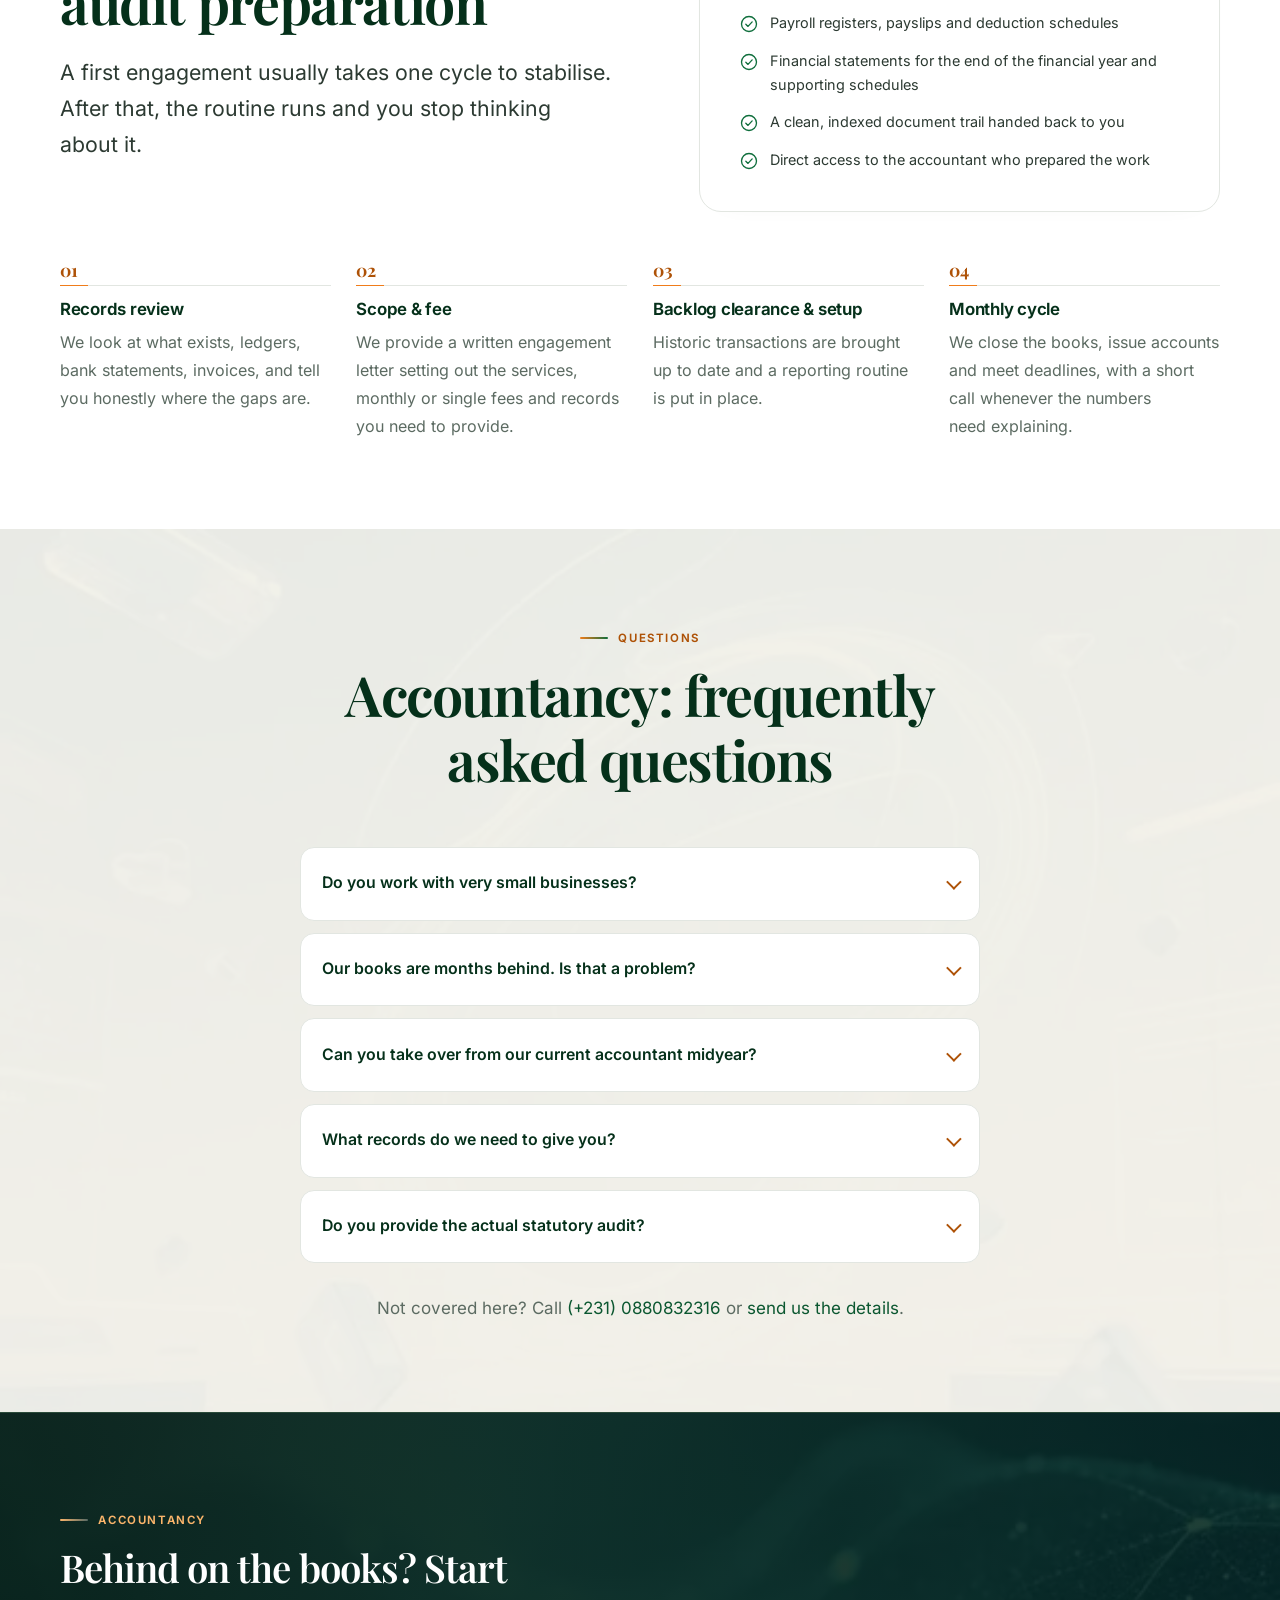
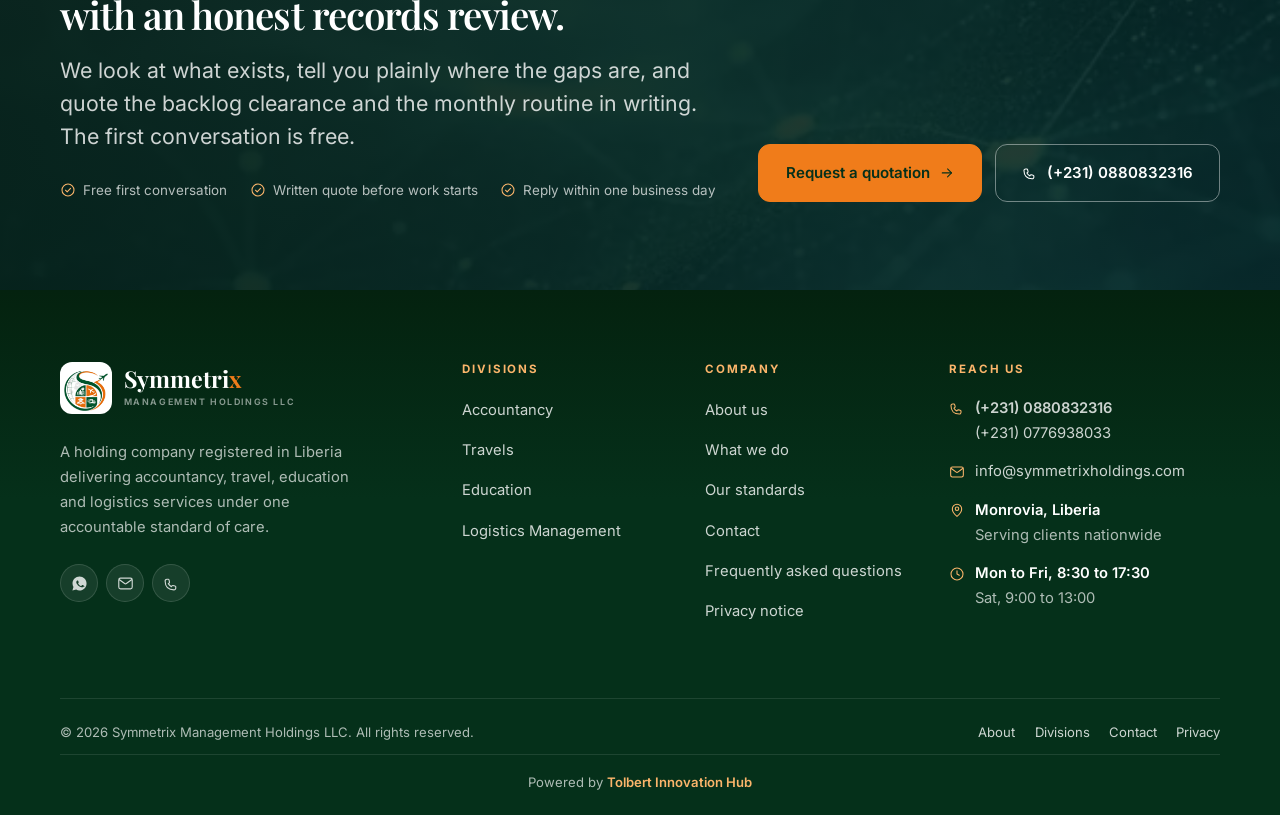
<file: accountancy.html>
<!DOCTYPE html>
<html lang="en">
<head>
<meta charset="utf-8">
<meta name="viewport" content="width=device-width, initial-scale=1">
<title>Accountancy | Symmetrix Management Holdings LLC</title>
<meta name="description" content="Bookkeeping, payroll, tax filing support and financial statements prepared for audit for Liberian businesses, institutions and nonprofit organisations  handled by people who will explain th">
<meta name="theme-color" content="#FBF9F5">
<meta name="color-scheme" content="light">
<link rel="canonical" href="https://symmetrixholdings.com/accountancy">
<meta property="og:type" content="website">
<meta property="og:site_name" content="Symmetrix Management Holdings LLC">
<meta property="og:title" content="Accountancy | Symmetrix Management Holdings LLC">
<meta property="og:description" content="Bookkeeping, payroll, tax filing support and financial statements prepared for audit for Liberian businesses, institutions and nonprofit organisations  handled by people who will explain th">
<meta property="og:url" content="https://symmetrixholdings.com/accountancy">
<meta property="og:image" content="https://symmetrixholdings.com/assets/img/symmetrix-logo.jpg">
<meta name="twitter:card" content="summary_large_image">
<meta name="twitter:title" content="Accountancy | Symmetrix Management Holdings LLC">
<meta name="twitter:description" content="Bookkeeping, payroll, tax filing support and financial statements prepared for audit for Liberian businesses, institutions and nonprofit organisations  handled by people who will explain th">
<meta name="twitter:image" content="https://symmetrixholdings.com/assets/img/symmetrix-logo.jpg">
<link rel="icon" href="assets/img/favicon.svg" type="image/svg+xml">
<link rel="icon" href="assets/img/favicon-32.png" sizes="32x32" type="image/png">
<link rel="apple-touch-icon" href="assets/img/apple-touch-icon.png">
<link rel="preload" as="font" type="font/woff2" href="assets/fonts/inter-latin.woff2" crossorigin>
<link rel="preload" as="font" type="font/woff2" href="assets/fonts/playfair-latin.woff2" crossorigin>
<link rel="stylesheet" href="assets/css/styles.css?v=20261018-footer-credit">
<script>
(function () {
  var r = document.documentElement;
  r.classList.add("js");
  try {
    var t = localStorage.getItem("sx-theme");
    if (t === "light" || t === "dark") r.setAttribute("data-theme", t);
  } catch (e) {}
})();
</script>
<script type="application/ld+json">
{
  "@context": "https://schema.org",
  "@type": "Service",
  "name": "Accountancy",
  "serviceType": "Accountancy",
  "url": "https://symmetrixholdings.com/accountancy",
  "areaServed": { "@type": "Country", "name": "Liberia" },
  "provider": { "@type": "Organization", "name": "Symmetrix Management Holdings LLC", "@id": "https://symmetrixholdings.com/#organization" }
}
</script>
<script type="application/ld+json">
{
  "@context": "https://schema.org",
  "@type": "FAQPage",
  "mainEntity": [
    { "@type": "Question", "name": "Do you work with very small businesses?", "acceptedAnswer": { "@type": "Answer", "text": "Yes. A trading business owned by one person with a few dozen transactions a month is a normal engagement for us, and it is usually the point at which good records are cheapest to establish." } },
    { "@type": "Question", "name": "Our books are months behind. Is that a problem?", "acceptedAnswer": { "@type": "Answer", "text": "It is common, and it is fixable. We quote backlog clearance work separately from the ongoing monthly service so you can see exactly what the backlog costs to clear before committing." } },
    { "@type": "Question", "name": "Can you take over from our current accountant midyear?", "acceptedAnswer": { "@type": "Answer", "text": "Yes. We request the trial balance, ledgers and last filed return, reconcile the opening position and continue from there. A midyear handover does not require you to restart the financial year." } },
    { "@type": "Question", "name": "What records do we need to give you?", "acceptedAnswer": { "@type": "Answer", "text": "We typically need bank statements, sales invoices, purchase invoices and receipts, payroll details and any previous year statements or returns. We send a short checklist with the quotation so nothing is guessed at." } },
    { "@type": "Question", "name": "Do you provide the actual statutory audit?", "acceptedAnswer": { "@type": "Answer", "text": "No. An external auditor must be independent of whoever prepares the accounts. We prepare your records and schedules to the standard an auditor expects, then work with the auditor you appoint." } }
  ]
}
</script>
<script type="application/ld+json">
{
  "@context": "https://schema.org",
  "@type": "BreadcrumbList",
  "itemListElement": [
    { "@type": "ListItem", "position": 1, "name": "Home", "item": "https://symmetrixholdings.com/" },
    { "@type": "ListItem", "position": 2, "name": "Divisions", "item": "https://symmetrixholdings.com/divisions" },
    { "@type": "ListItem", "position": 3, "name": "Accountancy", "item": "https://symmetrixholdings.com/accountancy" }
  ]
}
</script>
</head>
<body class="page-accountancy">
<a class="skip-link" href="#main">Skip to main content</a>
<div class="topbar">
    <div class="wrap">
      <ul class="topbar-list">
        <li><svg width="24" height="24" viewBox="0 0 24 24" fill="none" stroke="currentColor" stroke-width="1.6" stroke-linecap="round" stroke-linejoin="round" aria-hidden="true" focusable="false"><path d="M15.5 21C7.5 21 3 16.5 3 8.5a2.5 2.5 0 0 1 2.5-2.5h1.8c.6 0 1.1.4 1.2 1l.7 3c.1.5-.1 1-.5 1.3l-1.2.9a11 11 0 0 0 4.3 4.3l.9-1.2c.3-.4.8-.6 1.3-.5l3 .7c.6.1 1 .6 1 1.2v1.8A2.5 2.5 0 0 1 15.5 21Z"/></svg><a href="tel:+231880832316">(+231) 0880832316</a></li>
        <li><a href="tel:+231776938033">(+231) 0776938033</a></li>
        <li class="topbar-tag"><svg width="24" height="24" viewBox="0 0 24 24" fill="none" stroke="currentColor" stroke-width="1.6" stroke-linecap="round" stroke-linejoin="round" aria-hidden="true" focusable="false"><rect x="2.5" y="4.5" width="19" height="15" rx="2.5"/><path d="m3.5 6.8 7.3 5.3c.7.5 1.7.5 2.4 0l7.3-5.3"/></svg><a href="mailto:info@symmetrixholdings.com">info@symmetrixholdings.com</a></li>
      </ul>
      <p class="topbar-tag"><svg width="24" height="24" viewBox="0 0 24 24" fill="none" stroke="currentColor" stroke-width="1.6" stroke-linecap="round" stroke-linejoin="round" aria-hidden="true" focusable="false"><circle cx="12" cy="12" r="9"/><path d="M3.2 9.8h17.6M3.2 14.2h17.6"/><path d="M12 3c2.4 2.5 3.6 5.5 3.6 9S14.4 18.5 12 21c-2.4-2.5-3.6-5.5-3.6-9S9.6 5.5 12 3Z"/></svg><span>Accountancy &middot; Travels &middot; Education &middot; Logistics</span></p>
  </div>
</div>
<header class="site-header">
  <div class="wrap">
    <nav class="nav" aria-label="Primary">
      <a class="brand" href="/" aria-label="Symmetrix Management Holdings LLC home"><img class="brand-mark" src="assets/img/symmetrix-mark.png" alt="" width="176" height="176" loading="eager" decoding="async"><span class="brand-text"><span class="brand-name">Symmetri<b>x</b></span><span class="brand-sub">Management Holdings LLC</span></span></a>
      <ul class="nav-main" role="list"><li><a class="nav-link" href="/">Home</a></li><li><a class="nav-link" href="/about">About</a></li><li class="has-dropdown"><a class="nav-link is-active" href="/divisions" aria-expanded="false">Divisions <svg class="caret" width="24" height="24" viewBox="0 0 24 24" fill="none" stroke="currentColor" stroke-width="1.6" stroke-linecap="round" stroke-linejoin="round" aria-hidden="true" focusable="false"><path d="m6 9 6 6 6-6"/></svg></a><ul class="dropdown" role="list"><li><a class="dropdown-item" href="/accountancy"><span class="ico ico--green"><svg width="24" height="24" viewBox="0 0 24 24" fill="none" stroke="currentColor" stroke-width="1.6" stroke-linecap="round" stroke-linejoin="round" aria-hidden="true" focusable="false"><path d="M7 3h10a2 2 0 0 1 2 2v14a2 2 0 0 1-2 2H7a2 2 0 0 1-2-2V5a2 2 0 0 1 2-2Z"/><path d="M8.5 7h7v3h-7z"/><path d="M9 14h.01M12 14h.01M15 14h.01M9 17.5h.01M12 17.5h.01M15 17.5h.01"/></svg></span><span><strong>Accountancy</strong><span>Books prepared for audit, tax filings and financial reporting that stand up to scrutiny.</span></span></a></li><li><a class="dropdown-item" href="/travels"><span class="ico ico--orange"><svg width="24" height="24" viewBox="0 0 24 24" fill="none" stroke="currentColor" stroke-width="1.6" stroke-linecap="round" stroke-linejoin="round" aria-hidden="true" focusable="false"><path d="M17.8 19.2 16 11l3.5-3.5a2.1 2.1 0 1 0-3-3L13 8 4.8 6.2a.5.5 0 0 0-.5.8l3.9 4.3-2.2 2.2H3.5l-.7 1.4 3.4.9.9 3.4 1.4-.7v-2.5l2.2-2.2 4.3 3.9a.5.5 0 0 0 .8-.5Z"/></svg></span><span><strong>Travels</strong><span>Ticketing, visa documentation and corporate travel managed end to end.</span></span></a></li><li><a class="dropdown-item" href="/education"><span class="ico ico--orange"><svg width="24" height="24" viewBox="0 0 24 24" fill="none" stroke="currentColor" stroke-width="1.6" stroke-linecap="round" stroke-linejoin="round" aria-hidden="true" focusable="false"><path d="M21.4 8.6 12 4.2 2.6 8.6 12 13l9.4-4.4Z"/><path d="M6 10.5v4.9c0 1.8 2.7 3.2 6 3.2s6-1.4 6-3.2v-4.9"/><path d="M20 10v5.5"/></svg></span><span><strong>Education</strong><span>Study placement, admissions support and professional training pathways.</span></span></a></li><li><a class="dropdown-item" href="/logistics"><span class="ico ico--green"><svg width="24" height="24" viewBox="0 0 24 24" fill="none" stroke="currentColor" stroke-width="1.6" stroke-linecap="round" stroke-linejoin="round" aria-hidden="true" focusable="false"><path d="M2 7.5A1.5 1.5 0 0 1 3.5 6h9A1.5 1.5 0 0 1 14 7.5V16H2V7.5Z"/><path d="M14 10h3.6c.5 0 1 .2 1.2.6l2 3c.1.3.2.6.2.9V16h-7v-6Z"/><circle cx="6" cy="18" r="2"/><circle cx="17" cy="18" r="2"/><path d="M8 18h7"/></svg></span><span><strong>Logistics Management</strong><span>Freight forwarding, customs clearance and final delivery you can track.</span></span></a></li></ul></li><li><a class="nav-link" href="/contact">Contact</a></li></ul>
      <div class="nav-actions">
        <a class="nav-phone" href="tel:+231880832316">
          <span class="pill"><svg width="24" height="24" viewBox="0 0 24 24" fill="none" stroke="currentColor" stroke-width="1.6" stroke-linecap="round" stroke-linejoin="round" aria-hidden="true" focusable="false"><path d="M15.5 21C7.5 21 3 16.5 3 8.5a2.5 2.5 0 0 1 2.5-2.5h1.8c.6 0 1.1.4 1.2 1l.7 3c.1.5-.1 1-.5 1.3l-1.2.9a11 11 0 0 0 4.3 4.3l.9-1.2c.3-.4.8-.6 1.3-.5l3 .7c.6.1 1 .6 1 1.2v1.8A2.5 2.5 0 0 1 15.5 21Z"/></svg></span>
          <span><em>Talk to us</em><strong>(+231) 0880832316</strong></span>
        </a>
        <a class="btn btn--accent btn--sm" href="/contact">Request a consultation</a>
        <button class="theme-toggle" type="button" aria-label="Switch colour theme" aria-pressed="false" data-theme-toggle><svg class="i-sun" width="24" height="24" viewBox="0 0 24 24" fill="none" stroke="currentColor" stroke-width="1.6" stroke-linecap="round" stroke-linejoin="round" aria-hidden="true" focusable="false"><circle cx="12" cy="12" r="4.2"/><path d="M12 2.5v2.2M12 19.3v2.2M4.2 4.2l1.6 1.6M18.2 18.2l1.6 1.6M2.5 12h2.2M19.3 12h2.2M4.2 19.8l1.6-1.6M18.2 5.8l1.6-1.6"/></svg><svg class="i-moon" width="24" height="24" viewBox="0 0 24 24" fill="none" stroke="currentColor" stroke-width="1.6" stroke-linecap="round" stroke-linejoin="round" aria-hidden="true" focusable="false"><path d="M20.5 14.3A8.5 8.5 0 1 1 9.7 3.5a6.8 6.8 0 0 0 10.8 10.8Z"/></svg></button>
      </div>
      <span class="theme-toggle-mobile"><button class="theme-toggle" type="button" aria-label="Switch colour theme" aria-pressed="false" data-theme-toggle><svg class="i-sun" width="24" height="24" viewBox="0 0 24 24" fill="none" stroke="currentColor" stroke-width="1.6" stroke-linecap="round" stroke-linejoin="round" aria-hidden="true" focusable="false"><circle cx="12" cy="12" r="4.2"/><path d="M12 2.5v2.2M12 19.3v2.2M4.2 4.2l1.6 1.6M18.2 18.2l1.6 1.6M2.5 12h2.2M19.3 12h2.2M4.2 19.8l1.6-1.6M18.2 5.8l1.6-1.6"/></svg><svg class="i-moon" width="24" height="24" viewBox="0 0 24 24" fill="none" stroke="currentColor" stroke-width="1.6" stroke-linecap="round" stroke-linejoin="round" aria-hidden="true" focusable="false"><path d="M20.5 14.3A8.5 8.5 0 1 1 9.7 3.5a6.8 6.8 0 0 0 10.8 10.8Z"/></svg></button></span>
      <button class="nav-toggle" type="button" aria-expanded="false" aria-controls="drawer" aria-label="Open menu">
        <i></i><i></i><i></i>
      </button>
    </nav>
  </div>
</header>
<div class="drawer" id="drawer" aria-hidden="true">
  <div class="drawer-scrim"></div>
  <div class="drawer-panel" role="dialog" aria-modal="true" aria-label="Site menu">
    <div class="drawer-top">
      <a class="brand" href="/" aria-label="Symmetrix Management Holdings LLC home"><img class="brand-mark" src="assets/img/symmetrix-mark.png" alt="" width="176" height="176" loading="eager" decoding="async"><span class="brand-text"><span class="brand-name">Symmetri<b>x</b></span><span class="brand-sub">Management Holdings LLC</span></span></a>
      <button class="drawer-close" type="button" aria-label="Close menu"><svg width="24" height="24" viewBox="0 0 24 24" fill="none" stroke="currentColor" stroke-width="1.6" stroke-linecap="round" stroke-linejoin="round" aria-hidden="true" focusable="false"><path d="M6 6l12 12M18 6 6 18"/></svg></button>
    </div>
    <nav class="drawer-nav" aria-label="Mobile">
      <a href="/">Home <svg width="24" height="24" viewBox="0 0 24 24" fill="none" stroke="currentColor" stroke-width="1.6" stroke-linecap="round" stroke-linejoin="round" aria-hidden="true" focusable="false"><path d="M5 12h14"/><path d="m13 6 6 6-6 6"/></svg></a>
      <a href="/about">About us <svg width="24" height="24" viewBox="0 0 24 24" fill="none" stroke="currentColor" stroke-width="1.6" stroke-linecap="round" stroke-linejoin="round" aria-hidden="true" focusable="false"><path d="M5 12h14"/><path d="m13 6 6 6-6 6"/></svg></a>
      <span class="drawer-group-label">Our divisions</span>
      <a href="/divisions">All divisions <svg width="24" height="24" viewBox="0 0 24 24" fill="none" stroke="currentColor" stroke-width="1.6" stroke-linecap="round" stroke-linejoin="round" aria-hidden="true" focusable="false"><path d="M5 12h14"/><path d="m13 6 6 6-6 6"/></svg></a>
      <a class="is-sub" href="/accountancy">Accountancy <svg width="24" height="24" viewBox="0 0 24 24" fill="none" stroke="currentColor" stroke-width="1.6" stroke-linecap="round" stroke-linejoin="round" aria-hidden="true" focusable="false"><path d="M5 12h14"/><path d="m13 6 6 6-6 6"/></svg></a><a class="is-sub" href="/travels">Travels <svg width="24" height="24" viewBox="0 0 24 24" fill="none" stroke="currentColor" stroke-width="1.6" stroke-linecap="round" stroke-linejoin="round" aria-hidden="true" focusable="false"><path d="M5 12h14"/><path d="m13 6 6 6-6 6"/></svg></a><a class="is-sub" href="/education">Education <svg width="24" height="24" viewBox="0 0 24 24" fill="none" stroke="currentColor" stroke-width="1.6" stroke-linecap="round" stroke-linejoin="round" aria-hidden="true" focusable="false"><path d="M5 12h14"/><path d="m13 6 6 6-6 6"/></svg></a><a class="is-sub" href="/logistics">Logistics Management <svg width="24" height="24" viewBox="0 0 24 24" fill="none" stroke="currentColor" stroke-width="1.6" stroke-linecap="round" stroke-linejoin="round" aria-hidden="true" focusable="false"><path d="M5 12h14"/><path d="m13 6 6 6-6 6"/></svg></a>
      <span class="drawer-group-label">Get in touch</span>
      <a href="/contact">Contact <svg width="24" height="24" viewBox="0 0 24 24" fill="none" stroke="currentColor" stroke-width="1.6" stroke-linecap="round" stroke-linejoin="round" aria-hidden="true" focusable="false"><path d="M5 12h14"/><path d="m13 6 6 6-6 6"/></svg></a>
    </nav>
    <div class="drawer-contact">
      <a href="tel:+231880832316"><svg width="24" height="24" viewBox="0 0 24 24" fill="none" stroke="currentColor" stroke-width="1.6" stroke-linecap="round" stroke-linejoin="round" aria-hidden="true" focusable="false"><path d="M15.5 21C7.5 21 3 16.5 3 8.5a2.5 2.5 0 0 1 2.5-2.5h1.8c.6 0 1.1.4 1.2 1l.7 3c.1.5-.1 1-.5 1.3l-1.2.9a11 11 0 0 0 4.3 4.3l.9-1.2c.3-.4.8-.6 1.3-.5l3 .7c.6.1 1 .6 1 1.2v1.8A2.5 2.5 0 0 1 15.5 21Z"/></svg>(+231) 0880832316</a>
      <a href="tel:+231776938033"><svg width="24" height="24" viewBox="0 0 24 24" fill="none" stroke="currentColor" stroke-width="1.6" stroke-linecap="round" stroke-linejoin="round" aria-hidden="true" focusable="false"><path d="M15.5 21C7.5 21 3 16.5 3 8.5a2.5 2.5 0 0 1 2.5-2.5h1.8c.6 0 1.1.4 1.2 1l.7 3c.1.5-.1 1-.5 1.3l-1.2.9a11 11 0 0 0 4.3 4.3l.9-1.2c.3-.4.8-.6 1.3-.5l3 .7c.6.1 1 .6 1 1.2v1.8A2.5 2.5 0 0 1 15.5 21Z"/></svg>(+231) 0776938033</a>
      <a href="mailto:info@symmetrixholdings.com"><svg width="24" height="24" viewBox="0 0 24 24" fill="none" stroke="currentColor" stroke-width="1.6" stroke-linecap="round" stroke-linejoin="round" aria-hidden="true" focusable="false"><rect x="2.5" y="4.5" width="19" height="15" rx="2.5"/><path d="m3.5 6.8 7.3 5.3c.7.5 1.7.5 2.4 0l7.3-5.3"/></svg>info@symmetrixholdings.com</a>
      <a class="btn btn--accent" href="/contact">Request a consultation</a>
    </div>
  </div>
</div>
<main id="main">

<section class="page-hero" style="--pos: 94% 52%">
  <div class="wrap">
    <nav aria-label="Breadcrumb">
      <ol class="crumbs" role="list">
        <li><a href="/">Home</a></li>
        <li><a href="/divisions">Divisions</a></li>
        <li aria-current="page">Accountancy</li>
      </ol>
    </nav>
    <span class="page-hero-icon"><svg width="24" height="24" viewBox="0 0 24 24" fill="none" stroke="currentColor" stroke-width="1.6" stroke-linecap="round" stroke-linejoin="round" aria-hidden="true" focusable="false"><path d="M7 3h10a2 2 0 0 1 2 2v14a2 2 0 0 1-2 2H7a2 2 0 0 1-2-2V5a2 2 0 0 1 2-2Z"/><path d="M8.5 7h7v3h-7z"/><path d="M9 14h.01M12 14h.01M15 14h.01M9 17.5h.01M12 17.5h.01M15 17.5h.01"/></svg></span>
    <p class="eyebrow is-light">Division 01: Accountancy &amp; advisory</p>
    <h1>Books that balance. Filings submitted on time.</h1>
    <p class="lede">Bookkeeping, payroll, tax filing support and financial statements prepared for audit for Liberian businesses, institutions and nonprofit organisations, handled by people who will explain the numbers, not just produce them.</p>
    <div class="btn-row">
      <a class="btn btn--accent" href="/contact">Request a quotation <svg width="24" height="24" viewBox="0 0 24 24" fill="none" stroke="currentColor" stroke-width="1.6" stroke-linecap="round" stroke-linejoin="round" aria-hidden="true" focusable="false"><path d="M5 12h14"/><path d="m13 6 6 6-6 6"/></svg></a>
      <a class="btn btn--outline-light" href="tel:+231880832316"><svg width="24" height="24" viewBox="0 0 24 24" fill="none" stroke="currentColor" stroke-width="1.6" stroke-linecap="round" stroke-linejoin="round" aria-hidden="true" focusable="false"><path d="M15.5 21C7.5 21 3 16.5 3 8.5a2.5 2.5 0 0 1 2.5-2.5h1.8c.6 0 1.1.4 1.2 1l.7 3c.1.5-.1 1-.5 1.3l-1.2.9a11 11 0 0 0 4.3 4.3l.9-1.2c.3-.4.8-.6 1.3-.5l3 .7c.6.1 1 .6 1 1.2v1.8A2.5 2.5 0 0 1 15.5 21Z"/></svg> (+231) 0880832316</a>
    </div>
  </div>
</section>
<section class="section">
  <div class="wrap split">
    <div class="reveal">
      <p class="eyebrow">Overview</p>
      <h2>Financial records you can use to make decisions</h2>
      <p class="lede mt-2">Most financial problems we are called in to fix result from delays and disorganised records: receipts in a shoebox, a filing deadline that has already passed or a bank balance nobody can reconcile.</p>
      <p class="mt-2 muted">Our accountancy division establishes a routine to address these problems. Transactions are recorded on a schedule, management accounts arrive monthly instead of annually, and statutory obligations are tracked on a calendar you can see. When an auditor, a lender or a donor asks a question, the answer is already in the file.</p>
      <p class="mt-2 muted">We work with businesses that have no internal accountant at all, and alongside finance teams that need an extra pair of hands at the end of the financial year.</p>
      <div class="btn-row mt-3">
        <a class="btn" href="/contact">Start an enquiry</a>
        <a class="btn btn--ghost" href="/divisions">Other divisions</a>
      </div>
    </div>
    <div class="panel panel--soft reveal" data-delay="1">
      <img class="service-overview-image" src="assets/img/services/financial-growth-small.webp" srcset="assets/img/services/financial-growth-small.webp 600w, assets/img/services/financial-growth.webp 1200w" sizes="(min-width: 900px) 45vw, 100vw" alt="Rising financial charts and an upward arrow." width="1200" height="1200" loading="lazy" decoding="async">
      <h3 style="font-size:1.15rem">Who this division is for</h3>
      <ul class="checklist checklist--tight mt-2" role="list"><li><svg width="24" height="24" viewBox="0 0 24 24" fill="none" stroke="currentColor" stroke-width="1.6" stroke-linecap="round" stroke-linejoin="round" aria-hidden="true" focusable="false"><circle cx="12" cy="12" r="9"/><path d="m8.2 12.3 2.6 2.6 5-5.4"/></svg><span>Small and medium businesses with no internal accountant</span></li><li><svg width="24" height="24" viewBox="0 0 24 24" fill="none" stroke="currentColor" stroke-width="1.6" stroke-linecap="round" stroke-linejoin="round" aria-hidden="true" focusable="false"><circle cx="12" cy="12" r="9"/><path d="m8.2 12.3 2.6 2.6 5-5.4"/></svg><span>Companies preparing for an audit, loan application or donor review</span></li><li><svg width="24" height="24" viewBox="0 0 24 24" fill="none" stroke="currentColor" stroke-width="1.6" stroke-linecap="round" stroke-linejoin="round" aria-hidden="true" focusable="false"><circle cx="12" cy="12" r="9"/><path d="m8.2 12.3 2.6 2.6 5-5.4"/></svg><span>NGOs and projects with grant reporting obligations</span></li><li><svg width="24" height="24" viewBox="0 0 24 24" fill="none" stroke="currentColor" stroke-width="1.6" stroke-linecap="round" stroke-linejoin="round" aria-hidden="true" focusable="false"><circle cx="12" cy="12" r="9"/><path d="m8.2 12.3 2.6 2.6 5-5.4"/></svg><span>Organisations behind on bookkeeping or tax filings</span></li><li><svg width="24" height="24" viewBox="0 0 24 24" fill="none" stroke="currentColor" stroke-width="1.6" stroke-linecap="round" stroke-linejoin="round" aria-hidden="true" focusable="false"><circle cx="12" cy="12" r="9"/><path d="m8.2 12.3 2.6 2.6 5-5.4"/></svg><span>Finance teams needing support at year end or with payroll</span></li></ul>
      <hr class="divider" style="margin:1.6rem 0">
      <p class="eyebrow">Direct line</p>
      <p class="mt-1"><a href="tel:+231880832316" style="font-weight:700;font-size:1.05rem">(+231) 0880832316</a><br><a href="tel:+231776938033">(+231) 0776938033</a></p>
    </div>
  </div>
</section>

<section class="section section--alt">
  <div class="wrap">
    <div class="section-head reveal">
      <p class="eyebrow">Services</p>
      <h2>Where our accountants do the work</h2>
      <p class="lede">Engage one service or the full finance function. Each is quoted separately so you only pay for what you actually need.</p>
    </div>
    <div class="grid grid-3">
      <article class="card card--hover reveal">
        <span class="ico ico--green-soft" style="width:48px;height:48px;border-radius:14px;margin-bottom:1rem"><svg width="24" height="24" viewBox="0 0 24 24" fill="none" stroke="currentColor" stroke-width="1.6" stroke-linecap="round" stroke-linejoin="round" aria-hidden="true" focusable="false"><path d="M9 4.5H7.5A1.5 1.5 0 0 0 6 6v13a1.5 1.5 0 0 0 1.5 1.5h9A1.5 1.5 0 0 0 18 19V6a1.5 1.5 0 0 0-1.5-1.5H15"/><rect x="9" y="2.8" width="6" height="3.4" rx="1.2"/><path d="M9 11h6M9 14.5h6"/></svg></span>
        <h3>Bookkeeping &amp; management accounts</h3>
        <p>Transactions recorded and reconciled on a monthly cycle, with a management report that shows income, costs and cash position in plain language.</p>
      </article>
      <article class="card card--hover reveal" data-delay="1">
        <span class="ico ico--green-soft" style="width:48px;height:48px;border-radius:14px;margin-bottom:1rem"><svg width="24" height="24" viewBox="0 0 24 24" fill="none" stroke="currentColor" stroke-width="1.6" stroke-linecap="round" stroke-linejoin="round" aria-hidden="true" focusable="false"><path d="M14 3H7a2 2 0 0 0-2 2v14a2 2 0 0 0 2 2h10a2 2 0 0 0 2-2V8l-5-5Z"/><path d="M14 3v5h5"/><path d="M9 13h6M9 16.5h4"/></svg></span>
        <h3>Financial statements</h3>
        <p>Statements for the end of the financial year prepared from your records, an income statement, a balance sheet and supporting schedules, formatted for lenders, auditors and boards.</p>
      </article>
      <article class="card card--hover reveal" data-delay="2">
        <span class="ico ico--green-soft" style="width:48px;height:48px;border-radius:14px;margin-bottom:1rem"><svg width="24" height="24" viewBox="0 0 24 24" fill="none" stroke="currentColor" stroke-width="1.6" stroke-linecap="round" stroke-linejoin="round" aria-hidden="true" focusable="false"><path d="M12 21.5c4.5-2 7-5.4 7-9.6V6.3L12 3.5 5 6.3v5.6c0 4.2 2.5 7.6 7 9.6Z"/><path d="m9.2 12 2 2 3.6-3.8"/></svg></span>
        <h3>Tax registration &amp; filing support</h3>
        <p>Registration guidance and preparation of returns for filing with the Liberia Revenue Authority, with a deadline calendar so nothing is filed late.</p>
      </article>
      <article class="card card--hover reveal" data-delay="3">
        <span class="ico ico--green-soft" style="width:48px;height:48px;border-radius:14px;margin-bottom:1rem"><svg width="24" height="24" viewBox="0 0 24 24" fill="none" stroke="currentColor" stroke-width="1.6" stroke-linecap="round" stroke-linejoin="round" aria-hidden="true" focusable="false"><circle cx="9" cy="8.5" r="3.3"/><path d="M3 20.2c0-3.3 2.7-5.3 6-5.3s6 2 6 5.3"/><path d="M16.2 5.7a3.2 3.2 0 0 1 0 6.1"/><path d="M18 14.6c2 .7 3.3 2.4 3.3 4.6"/></svg></span>
        <h3>Payroll administration</h3>
        <p>Monthly payroll runs, payslips, statutory deduction schedules and clean records of every payment made to staff.</p>
      </article>
      <article class="card card--hover reveal">
        <span class="ico ico--green-soft" style="width:48px;height:48px;border-radius:14px;margin-bottom:1rem"><svg width="24" height="24" viewBox="0 0 24 24" fill="none" stroke="currentColor" stroke-width="1.6" stroke-linecap="round" stroke-linejoin="round" aria-hidden="true" focusable="false"><circle cx="12" cy="12" r="8.8"/><circle cx="12" cy="12" r="5"/><circle cx="12" cy="12" r="1.4"/></svg></span>
        <h3>Audit preparation &amp; liaison</h3>
        <p>We assemble the schedules, reconciliations and supporting documents auditors ask for, and answer their queries on your behalf.</p>
      </article>
      <article class="card card--hover reveal" data-delay="1">
        <span class="ico ico--green-soft" style="width:48px;height:48px;border-radius:14px;margin-bottom:1rem"><svg width="24" height="24" viewBox="0 0 24 24" fill="none" stroke="currentColor" stroke-width="1.6" stroke-linecap="round" stroke-linejoin="round" aria-hidden="true" focusable="false"><path d="M4 20V4"/><path d="M4 20h16"/><path d="M8 20v-6M12.6 20V8.5M17.2 20v-9"/></svg></span>
        <h3>Budgeting &amp; cash flow planning</h3>
        <p>Forecasts built on your real numbers, so you can identify when a shortfall is likely to occur and plan ahead.</p>
      </article></div>
  </div>
</section>

<section class="section">
  <div class="wrap split is-reverse">
    <div class="reveal" data-delay="1">
      <div class="panel">
        <p class="eyebrow">What you receive</p>
        <h3 class="mt-1" style="font-size:1.2rem">Deliverables, not promises</h3>
        <ul class="checklist checklist--tight mt-2" role="list"><li><svg width="24" height="24" viewBox="0 0 24 24" fill="none" stroke="currentColor" stroke-width="1.6" stroke-linecap="round" stroke-linejoin="round" aria-hidden="true" focusable="false"><circle cx="12" cy="12" r="9"/><path d="m8.2 12.3 2.6 2.6 5-5.4"/></svg><span>Monthly management accounts and bank reconciliations</span></li><li><svg width="24" height="24" viewBox="0 0 24 24" fill="none" stroke="currentColor" stroke-width="1.6" stroke-linecap="round" stroke-linejoin="round" aria-hidden="true" focusable="false"><circle cx="12" cy="12" r="9"/><path d="m8.2 12.3 2.6 2.6 5-5.4"/></svg><span>A written filing calendar with every statutory deadline</span></li><li><svg width="24" height="24" viewBox="0 0 24 24" fill="none" stroke="currentColor" stroke-width="1.6" stroke-linecap="round" stroke-linejoin="round" aria-hidden="true" focusable="false"><circle cx="12" cy="12" r="9"/><path d="m8.2 12.3 2.6 2.6 5-5.4"/></svg><span>Payroll registers, payslips and deduction schedules</span></li><li><svg width="24" height="24" viewBox="0 0 24 24" fill="none" stroke="currentColor" stroke-width="1.6" stroke-linecap="round" stroke-linejoin="round" aria-hidden="true" focusable="false"><circle cx="12" cy="12" r="9"/><path d="m8.2 12.3 2.6 2.6 5-5.4"/></svg><span>Financial statements for the end of the financial year and supporting schedules</span></li><li><svg width="24" height="24" viewBox="0 0 24 24" fill="none" stroke="currentColor" stroke-width="1.6" stroke-linecap="round" stroke-linejoin="round" aria-hidden="true" focusable="false"><circle cx="12" cy="12" r="9"/><path d="m8.2 12.3 2.6 2.6 5-5.4"/></svg><span>A clean, indexed document trail handed back to you</span></li><li><svg width="24" height="24" viewBox="0 0 24 24" fill="none" stroke="currentColor" stroke-width="1.6" stroke-linecap="round" stroke-linejoin="round" aria-hidden="true" focusable="false"><circle cx="12" cy="12" r="9"/><path d="m8.2 12.3 2.6 2.6 5-5.4"/></svg><span>Direct access to the accountant who prepared the work</span></li></ul>
      </div>
    </div>
    <div class="reveal">
      <p class="eyebrow">Process</p>
      <h2>From shoebox to audit preparation</h2>
      <p class="lede mt-2">A first engagement usually takes one cycle to stabilise. After that, the routine runs and you stop thinking about it.</p>
    </div>
  </div>
  <div class="wrap mt-4">
    <div class="steps reveal"><div class="step"><h4>Records review</h4><p>We look at what exists, ledgers, bank statements, invoices, and tell you honestly where the gaps are.</p></div><div class="step"><h4>Scope &amp; fee</h4><p>We provide a written engagement letter setting out the services, monthly or single fees and records you need to provide.</p></div><div class="step"><h4>Backlog clearance &amp; setup</h4><p>Historic transactions are brought up to date and a reporting routine is put in place.</p></div><div class="step"><h4>Monthly cycle</h4><p>We close the books, issue accounts and meet deadlines, with a short call whenever the numbers need explaining.</p></div></div>
  </div>
</section>

<section class="section section--sand">
  <div class="wrap wrap-narrow">
    <div class="section-head is-center reveal">
      <p class="eyebrow">Questions</p>
      <h2>Accountancy: frequently asked questions</h2>
    </div>
    <div class="accordion">
      <details class="acc-item reveal">
        <summary>Do you work with very small businesses?</summary>
        <div class="acc-body"><p>Yes. A trading business owned by one person with a few dozen transactions a month is a normal engagement for us, and it is usually the point at which good records are cheapest to establish.</p></div>
      </details>
      <details class="acc-item reveal">
        <summary>Our books are months behind. Is that a problem?</summary>
        <div class="acc-body"><p>It is common, and it is fixable. We quote backlog clearance work separately from the ongoing monthly service so you can see exactly what the backlog costs to clear before committing.</p></div>
      </details>
      <details class="acc-item reveal">
        <summary>Can you take over from our current accountant midyear?</summary>
        <div class="acc-body"><p>Yes. We request the trial balance, ledgers and last filed return, reconcile the opening position and continue from there. A midyear handover does not require you to restart the financial year.</p></div>
      </details>
      <details class="acc-item reveal">
        <summary>What records do we need to give you?</summary>
        <div class="acc-body"><p>We typically need bank statements, sales invoices, purchase invoices and receipts, payroll details and any previous year statements or returns. We send a short checklist with the quotation so nothing is guessed at.</p></div>
      </details>
      <details class="acc-item reveal">
        <summary>Do you provide the actual statutory audit?</summary>
        <div class="acc-body"><p>No. An external auditor must be independent of whoever prepares the accounts. We prepare your records and schedules to the standard an auditor expects, then work with the auditor you appoint.</p></div>
      </details></div>
    <p class="text-center mt-3 muted">Not covered here? Call <a href="tel:+231880832316">(+231) 0880832316</a> or <a href="/contact">send us the details</a>.</p>
  </div>
</section>
<section class="cta-band" aria-labelledby="cta-title">
  <div class="wrap">
    <div class="reveal">
      <p class="eyebrow is-light">Accountancy</p>
      <h2 id="cta-title" class="mt-1">Behind on the books? Start with an honest records review.</h2>
      <p>We look at what exists, tell you plainly where the gaps are, and quote the backlog clearance and the monthly routine in writing. The first conversation is free.</p>
      <ul class="cta-meta" role="list">
        <li><svg width="24" height="24" viewBox="0 0 24 24" fill="none" stroke="currentColor" stroke-width="1.6" stroke-linecap="round" stroke-linejoin="round" aria-hidden="true" focusable="false"><circle cx="12" cy="12" r="9"/><path d="m8.2 12.3 2.6 2.6 5-5.4"/></svg>Free first conversation</li>
        <li><svg width="24" height="24" viewBox="0 0 24 24" fill="none" stroke="currentColor" stroke-width="1.6" stroke-linecap="round" stroke-linejoin="round" aria-hidden="true" focusable="false"><circle cx="12" cy="12" r="9"/><path d="m8.2 12.3 2.6 2.6 5-5.4"/></svg>Written quote before work starts</li>
        <li><svg width="24" height="24" viewBox="0 0 24 24" fill="none" stroke="currentColor" stroke-width="1.6" stroke-linecap="round" stroke-linejoin="round" aria-hidden="true" focusable="false"><circle cx="12" cy="12" r="9"/><path d="m8.2 12.3 2.6 2.6 5-5.4"/></svg>Reply within one business day</li>
      </ul>
    </div>
    <div class="btn-row reveal" data-delay="1">
      <a class="btn btn--accent" href="/contact">Request a quotation <svg width="24" height="24" viewBox="0 0 24 24" fill="none" stroke="currentColor" stroke-width="1.6" stroke-linecap="round" stroke-linejoin="round" aria-hidden="true" focusable="false"><path d="M5 12h14"/><path d="m13 6 6 6-6 6"/></svg></a>
      <a class="btn btn--outline-light" href="tel:+231880832316"><svg width="24" height="24" viewBox="0 0 24 24" fill="none" stroke="currentColor" stroke-width="1.6" stroke-linecap="round" stroke-linejoin="round" aria-hidden="true" focusable="false"><path d="M15.5 21C7.5 21 3 16.5 3 8.5a2.5 2.5 0 0 1 2.5-2.5h1.8c.6 0 1.1.4 1.2 1l.7 3c.1.5-.1 1-.5 1.3l-1.2.9a11 11 0 0 0 4.3 4.3l.9-1.2c.3-.4.8-.6 1.3-.5l3 .7c.6.1 1 .6 1 1.2v1.8A2.5 2.5 0 0 1 15.5 21Z"/></svg> (+231) 0880832316</a>
    </div>
  </div>
</section>

</main>
<footer class="site-footer">
  <div class="wrap">
    <div class="footer-main">
      <div class="footer-brand">
        <a class="brand" href="/" aria-label="Symmetrix Management Holdings LLC home"><img class="brand-mark" src="assets/img/symmetrix-mark.png" alt="" width="176" height="176" loading="eager" decoding="async"><span class="brand-text"><span class="brand-name">Symmetri<b>x</b></span><span class="brand-sub">Management Holdings LLC</span></span></a>
        <p>A holding company registered in Liberia delivering accountancy, travel, education and logistics services under one accountable standard of care.</p>
        <div class="socials">
          <a href="https://wa.me/231777944600" aria-label="Chat with us on WhatsApp" rel="noopener" target="_blank"><svg width="24" height="24" viewBox="0 0 24 24" fill="none" stroke="currentColor" stroke-width="1.6" stroke-linecap="round" stroke-linejoin="round" aria-hidden="true" focusable="false"><path fill="currentColor" stroke="none" d="M12.04 2C6.58 2 2.13 6.45 2.13 11.91c0 1.75.46 3.46 1.32 4.96L2 22l5.25-1.38a9.9 9.9 0 0 0 4.79 1.22h.01c5.46 0 9.91-4.45 9.91-9.91C21.96 6.45 17.5 2 12.04 2Zm5.8 14.06c-.24.68-1.42 1.3-1.96 1.35-.5.05-1.13.08-3.24-.79-2.5-1.03-4.06-3.66-4.18-3.83-.12-.17-.99-1.35-.99-2.57 0-1.22.64-1.82.87-2.07.23-.25.5-.31.67-.31.17 0 .34 0 .49.01.16.01.37-.06.58.44.21.5.72 1.77.78 1.9.06.13.1.28.01.45-.09.17-.14.28-.28.43-.14.15-.29.34-.42.45-.14.13-.29.27-.12.53.17.26.75 1.24 1.62 2.01 1.11.99 2.05 1.3 2.34 1.44.29.14.46.12.63-.07.17-.19.73-.85.93-1.14.2-.29.39-.24.66-.14.27.1 1.7.8 1.99.95.29.14.48.22.55.34.07.12.07.71-.17 1.39Z"/></svg></a>
          <a href="mailto:info@symmetrixholdings.com" aria-label="Email Symmetrix Management Holdings"><svg width="24" height="24" viewBox="0 0 24 24" fill="none" stroke="currentColor" stroke-width="1.6" stroke-linecap="round" stroke-linejoin="round" aria-hidden="true" focusable="false"><rect x="2.5" y="4.5" width="19" height="15" rx="2.5"/><path d="m3.5 6.8 7.3 5.3c.7.5 1.7.5 2.4 0l7.3-5.3"/></svg></a>
          <a href="tel:+231880832316" aria-label="Call Symmetrix Management Holdings"><svg width="24" height="24" viewBox="0 0 24 24" fill="none" stroke="currentColor" stroke-width="1.6" stroke-linecap="round" stroke-linejoin="round" aria-hidden="true" focusable="false"><path d="M15.5 21C7.5 21 3 16.5 3 8.5a2.5 2.5 0 0 1 2.5-2.5h1.8c.6 0 1.1.4 1.2 1l.7 3c.1.5-.1 1-.5 1.3l-1.2.9a11 11 0 0 0 4.3 4.3l.9-1.2c.3-.4.8-.6 1.3-.5l3 .7c.6.1 1 .6 1 1.2v1.8A2.5 2.5 0 0 1 15.5 21Z"/></svg></a>
        </div>
      </div>
      <div>
        <h3 class="footer-h">Divisions</h3>
        <ul class="footer-list" role="list"><li><a href="/accountancy">Accountancy</a></li><li><a href="/travels">Travels</a></li><li><a href="/education">Education</a></li><li><a href="/logistics">Logistics Management</a></li></ul>
      </div>
      <div>
        <h3 class="footer-h">Company</h3>
        <ul class="footer-list" role="list">
          <li><a href="/about">About us</a></li>
          <li><a href="/divisions">What we do</a></li>
          <li><a href="/about#values">Our standards</a></li>
          <li><a href="/contact">Contact</a></li>
          <li><a href="/contact#faq">Frequently asked questions</a></li>
          <li><a href="/privacy">Privacy notice</a></li>
        </ul>
      </div>
      <div>
        <h3 class="footer-h">Reach us</h3>
        <ul class="footer-contact" role="list">
          <li><svg width="24" height="24" viewBox="0 0 24 24" fill="none" stroke="currentColor" stroke-width="1.6" stroke-linecap="round" stroke-linejoin="round" aria-hidden="true" focusable="false"><path d="M15.5 21C7.5 21 3 16.5 3 8.5a2.5 2.5 0 0 1 2.5-2.5h1.8c.6 0 1.1.4 1.2 1l.7 3c.1.5-.1 1-.5 1.3l-1.2.9a11 11 0 0 0 4.3 4.3l.9-1.2c.3-.4.8-.6 1.3-.5l3 .7c.6.1 1 .6 1 1.2v1.8A2.5 2.5 0 0 1 15.5 21Z"/></svg><span><strong><a href="tel:+231880832316">(+231) 0880832316</a></strong><a href="tel:+231776938033">(+231) 0776938033</a></span></li>
          <li><svg width="24" height="24" viewBox="0 0 24 24" fill="none" stroke="currentColor" stroke-width="1.6" stroke-linecap="round" stroke-linejoin="round" aria-hidden="true" focusable="false"><rect x="2.5" y="4.5" width="19" height="15" rx="2.5"/><path d="m3.5 6.8 7.3 5.3c.7.5 1.7.5 2.4 0l7.3-5.3"/></svg><span><a href="mailto:info@symmetrixholdings.com">info@symmetrixholdings.com</a></span></li>
          <li><svg width="24" height="24" viewBox="0 0 24 24" fill="none" stroke="currentColor" stroke-width="1.6" stroke-linecap="round" stroke-linejoin="round" aria-hidden="true" focusable="false"><path d="M12 21.5s7-5.6 7-11a7 7 0 1 0-14 0c0 5.4 7 11 7 11Z"/><circle cx="12" cy="10" r="2.6"/></svg><span><strong>Monrovia, Liberia</strong>Serving clients nationwide</span></li>
          <li><svg width="24" height="24" viewBox="0 0 24 24" fill="none" stroke="currentColor" stroke-width="1.6" stroke-linecap="round" stroke-linejoin="round" aria-hidden="true" focusable="false"><circle cx="12" cy="12" r="9"/><path d="M12 7.2V12l3.4 2"/></svg><span><strong>Mon to Fri, 8:30 to 17:30</strong>Sat, 9:00 to 13:00</span></li>
        </ul>
      </div>
    </div>
    <div class="footer-bottom">
      <p>&copy; <span data-year>2026</span> Symmetrix Management Holdings LLC. All rights reserved.</p>
      <ul role="list">
        <li><a href="/about">About</a></li>
        <li><a href="/divisions">Divisions</a></li>
        <li><a href="/contact">Contact</a></li>
        <li><a href="/privacy">Privacy</a></li>
      </ul>
      <p class="footer-credit">Powered by <a href="https://tolbertinnovationhub.org" target="_blank" rel="noopener">Tolbert Innovation Hub</a></p>
    </div>
  </div>
</footer>
<div class="float-actions">
  <a class="fab fab--wa" href="https://wa.me/231777944600" target="_blank" rel="noopener" aria-label="Chat with us on WhatsApp"><svg width="24" height="24" viewBox="0 0 24 24" fill="none" stroke="currentColor" stroke-width="1.6" stroke-linecap="round" stroke-linejoin="round" aria-hidden="true" focusable="false"><path fill="currentColor" stroke="none" d="M12.04 2C6.58 2 2.13 6.45 2.13 11.91c0 1.75.46 3.46 1.32 4.96L2 22l5.25-1.38a9.9 9.9 0 0 0 4.79 1.22h.01c5.46 0 9.91-4.45 9.91-9.91C21.96 6.45 17.5 2 12.04 2Zm5.8 14.06c-.24.68-1.42 1.3-1.96 1.35-.5.05-1.13.08-3.24-.79-2.5-1.03-4.06-3.66-4.18-3.83-.12-.17-.99-1.35-.99-2.57 0-1.22.64-1.82.87-2.07.23-.25.5-.31.67-.31.17 0 .34 0 .49.01.16.01.37-.06.58.44.21.5.72 1.77.78 1.9.06.13.1.28.01.45-.09.17-.14.28-.28.43-.14.15-.29.34-.42.45-.14.13-.29.27-.12.53.17.26.75 1.24 1.62 2.01 1.11.99 2.05 1.3 2.34 1.44.29.14.46.12.63-.07.17-.19.73-.85.93-1.14.2-.29.39-.24.66-.14.27.1 1.7.8 1.99.95.29.14.48.22.55.34.07.12.07.71-.17 1.39Z"/></svg></a>
  <button class="fab fab--top" type="button" aria-label="Back to top" onclick="window.scrollTo({top:0,behavior:'smooth'})"><svg width="24" height="24" viewBox="0 0 24 24" fill="none" stroke="currentColor" stroke-width="1.6" stroke-linecap="round" stroke-linejoin="round" aria-hidden="true" focusable="false"><path d="M12 19V5"/><path d="m6 11 6-6 6 6"/></svg></button>
</div>
<script src="assets/js/main.js?v=20261018-formsubmit" defer></script>
</body>
</html>
</file>
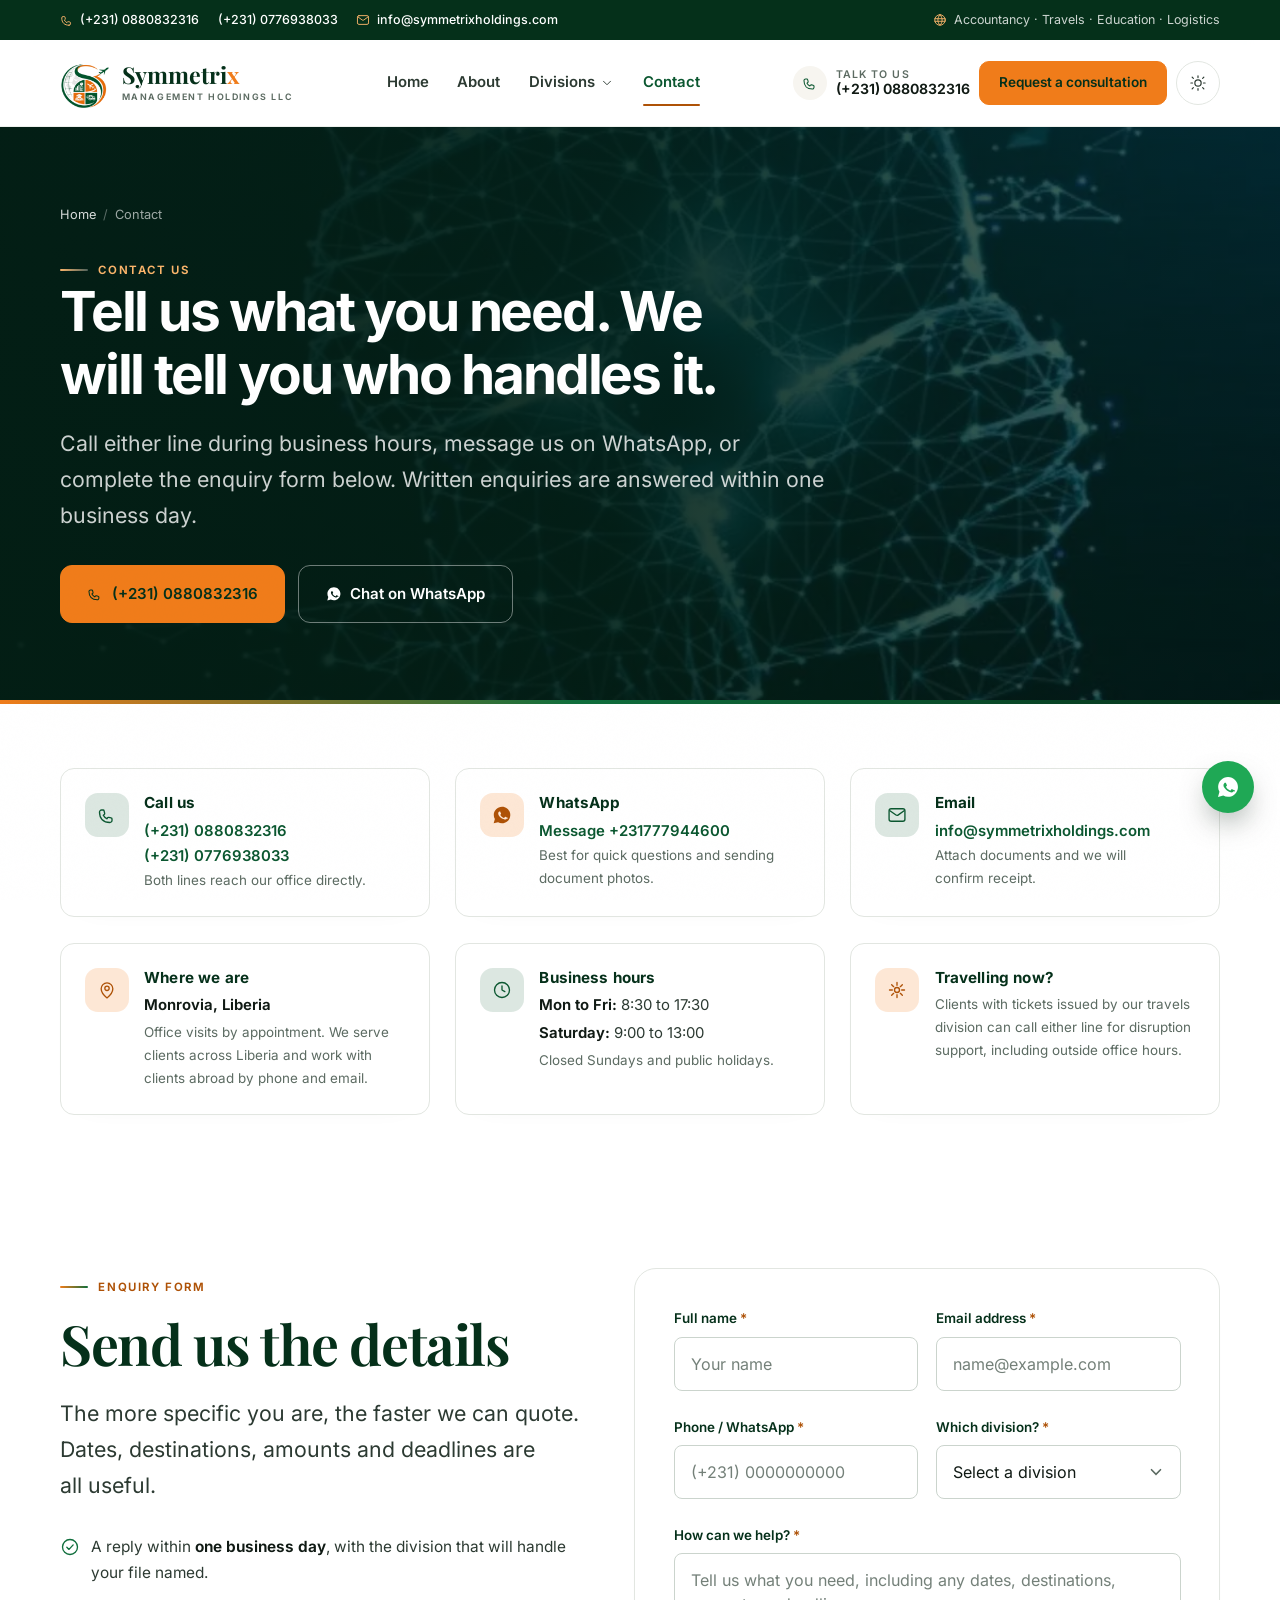
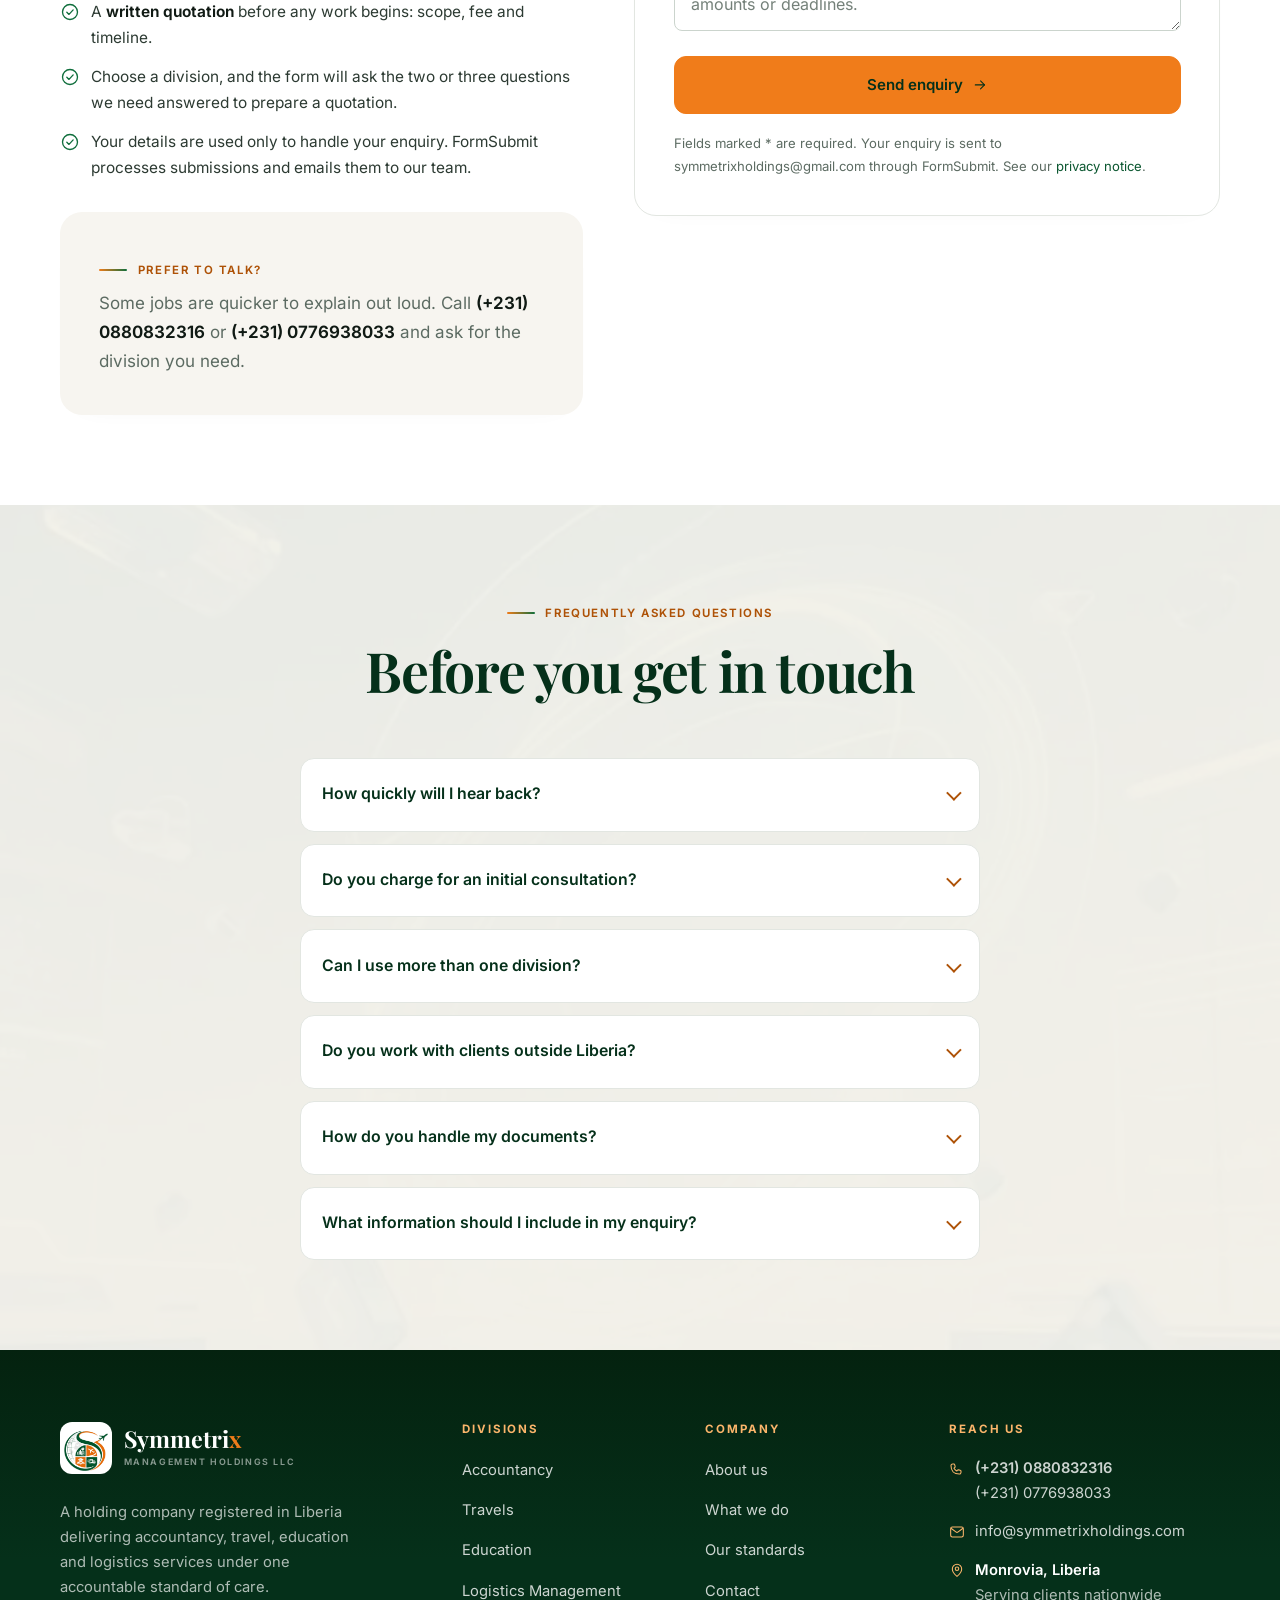
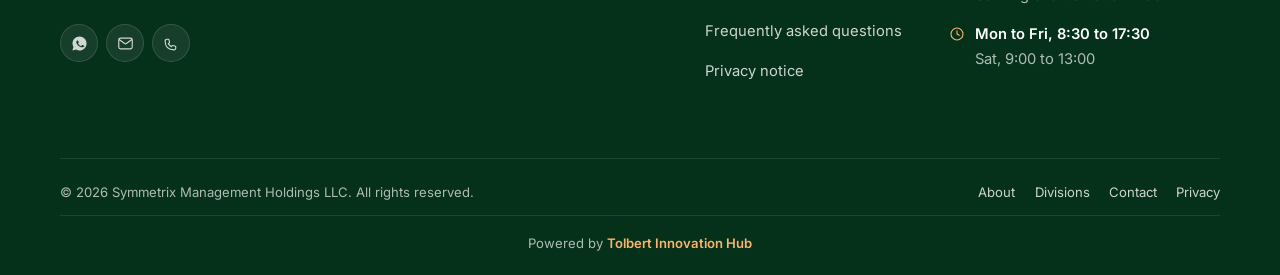
<file: contact.html>
<!DOCTYPE html>
<html lang="en">
<head>
<meta charset="utf-8">
<meta name="viewport" content="width=device-width, initial-scale=1">
<title>Contact Us | Symmetrix Management Holdings LLC</title>
<meta name="description" content="Call (+231) 0880832316 or (+231) 0776938033, message us on WhatsApp or send an enquiry. Written enquiries answered within one business day.">
<meta name="theme-color" content="#FBF9F5">
<meta name="color-scheme" content="light">
<link rel="canonical" href="https://symmetrixholdings.com/contact">
<meta property="og:type" content="website">
<meta property="og:site_name" content="Symmetrix Management Holdings LLC">
<meta property="og:title" content="Contact Us | Symmetrix Management Holdings LLC">
<meta property="og:description" content="Call (+231) 0880832316 or (+231) 0776938033, message us on WhatsApp or send an enquiry. Written enquiries answered within one business day.">
<meta property="og:url" content="https://symmetrixholdings.com/contact">
<meta property="og:image" content="https://symmetrixholdings.com/assets/img/og-image.jpg">
<meta name="twitter:card" content="summary_large_image">
<meta name="twitter:title" content="Contact Us | Symmetrix Management Holdings LLC">
<meta name="twitter:description" content="Call (+231) 0880832316 or (+231) 0776938033, message us on WhatsApp or send an enquiry. Written enquiries answered within one business day.">
<meta name="twitter:image" content="https://symmetrixholdings.com/assets/img/og-image.jpg">
<link rel="icon" href="assets/img/favicon.svg" type="image/svg+xml">
<link rel="icon" href="assets/img/favicon-32.png" sizes="32x32" type="image/png">
<link rel="apple-touch-icon" href="assets/img/apple-touch-icon.png">
<link rel="preload" as="font" type="font/woff2" href="assets/fonts/inter-latin.woff2" crossorigin>
<link rel="preload" as="font" type="font/woff2" href="assets/fonts/playfair-latin.woff2" crossorigin>
<link rel="stylesheet" href="assets/css/styles.css?v=20261018-footer-credit">
<script>
(function () {
  var r = document.documentElement;
  r.classList.add("js");
  try {
    var t = localStorage.getItem("sx-theme");
    if (t === "light" || t === "dark") r.setAttribute("data-theme", t);
  } catch (e) {}
})();
</script>
<script type="application/ld+json">
{
  "@context": "https://schema.org",
  "@type": "Organization",
  "@id": "https://symmetrixholdings.com/#organization",
  "name": "Symmetrix Management Holdings LLC",
  "alternateName": "Symmetrix Holdings",
  "url": "https://symmetrixholdings.com/",
  "logo": "https://symmetrixholdings.com/assets/img/symmetrix-logo.jpg",
  "image": "https://symmetrixholdings.com/assets/img/symmetrix-logo.jpg",
  "description": "Liberian management holding company operating four divisions: accountancy, travels, education and logistics management.",
  "address": { "@type": "PostalAddress", "addressLocality": "Monrovia", "addressCountry": "LR" },
  "areaServed": { "@type": "Country", "name": "Liberia" },
  "email": "info@symmetrixholdings.com",
  "telephone": "+231 880832316",
  "contactPoint": [
    { "@type": "ContactPoint", "telephone": "+231 880832316", "contactType": "customer service", "areaServed": "LR", "availableLanguage": "en" },
    { "@type": "ContactPoint", "telephone": "+231 776938033", "contactType": "sales", "areaServed": "LR", "availableLanguage": "en" }
  ],
  "openingHoursSpecification": [
    { "@type": "OpeningHoursSpecification", "dayOfWeek": ["Monday","Tuesday","Wednesday","Thursday","Friday"], "opens": "08:30", "closes": "17:30" },
    { "@type": "OpeningHoursSpecification", "dayOfWeek": "Saturday", "opens": "09:00", "closes": "13:00" }
  ],
  "makesOffer": [
    { "@type": "Offer", "itemOffered": { "@type": "Service", "name": "Accountancy", "description": "Bookkeeping, payroll, tax filing support and financial statements prepared for audit." } },
    { "@type": "Offer", "itemOffered": { "@type": "Service", "name": "Travels", "description": "Air ticketing, visa documentation, accommodation and corporate travel management." } },
    { "@type": "Offer", "itemOffered": { "@type": "Service", "name": "Education", "description": "Study placement, admissions support, scholarship research and professional training." } },
    { "@type": "Offer", "itemOffered": { "@type": "Service", "name": "Logistics Management", "description": "Freight forwarding, customs clearance, warehousing and final delivery." } }
  ]
}
</script>
<script type="application/ld+json">
{
  "@context": "https://schema.org",
  "@type": "FAQPage",
  "mainEntity": [
    { "@type": "Question", "name": "How quickly will I hear back?", "acceptedAnswer": { "@type": "Answer", "text": "Within one business day for written enquiries. Phone calls during business hours are answered immediately or returned the same day." } },
    { "@type": "Question", "name": "Do you charge for an initial consultation?", "acceptedAnswer": { "@type": "Answer", "text": "No. The first conversation, understanding your situation and telling you what is involved, is free. You receive a written quotation before any chargeable work starts." } },
    { "@type": "Question", "name": "Can I use more than one division?", "acceptedAnswer": { "@type": "Answer", "text": "Yes, and many clients do. Where you engage two or more divisions, we assign a single account manager so you brief once and receive consolidated updates and billing." } },
    { "@type": "Question", "name": "Do you work with clients outside Liberia?", "acceptedAnswer": { "@type": "Answer", "text": "Yes. We regularly act for diaspora clients, handling accounts, clearing shipments, arranging travel or supporting a family member’s studies, entirely by phone, WhatsApp and email." } },
    { "@type": "Question", "name": "How do you handle my documents?", "acceptedAnswer": { "@type": "Answer", "text": "Financial records, passports, transcripts and commercial documents are seen only by the people working on your file. Originals are returned on completion, and we confirm in writing what we hold and for how long." } }
  ]
}
</script>
<script type="application/ld+json">
{
  "@context": "https://schema.org",
  "@type": "BreadcrumbList",
  "itemListElement": [
    { "@type": "ListItem", "position": 1, "name": "Home", "item": "https://symmetrixholdings.com/" },
    { "@type": "ListItem", "position": 2, "name": "Contact", "item": "https://symmetrixholdings.com/contact" }
  ]
}
</script>
</head>
<body class="page-contact">
<a class="skip-link" href="#main">Skip to main content</a>
<div class="topbar">
    <div class="wrap">
      <ul class="topbar-list">
        <li><svg width="24" height="24" viewBox="0 0 24 24" fill="none" stroke="currentColor" stroke-width="1.6" stroke-linecap="round" stroke-linejoin="round" aria-hidden="true" focusable="false"><path d="M15.5 21C7.5 21 3 16.5 3 8.5a2.5 2.5 0 0 1 2.5-2.5h1.8c.6 0 1.1.4 1.2 1l.7 3c.1.5-.1 1-.5 1.3l-1.2.9a11 11 0 0 0 4.3 4.3l.9-1.2c.3-.4.8-.6 1.3-.5l3 .7c.6.1 1 .6 1 1.2v1.8A2.5 2.5 0 0 1 15.5 21Z"/></svg><a href="tel:+231880832316">(+231) 0880832316</a></li>
        <li><a href="tel:+231776938033">(+231) 0776938033</a></li>
        <li class="topbar-tag"><svg width="24" height="24" viewBox="0 0 24 24" fill="none" stroke="currentColor" stroke-width="1.6" stroke-linecap="round" stroke-linejoin="round" aria-hidden="true" focusable="false"><rect x="2.5" y="4.5" width="19" height="15" rx="2.5"/><path d="m3.5 6.8 7.3 5.3c.7.5 1.7.5 2.4 0l7.3-5.3"/></svg><a href="mailto:info@symmetrixholdings.com">info@symmetrixholdings.com</a></li>
      </ul>
      <p class="topbar-tag"><svg width="24" height="24" viewBox="0 0 24 24" fill="none" stroke="currentColor" stroke-width="1.6" stroke-linecap="round" stroke-linejoin="round" aria-hidden="true" focusable="false"><circle cx="12" cy="12" r="9"/><path d="M3.2 9.8h17.6M3.2 14.2h17.6"/><path d="M12 3c2.4 2.5 3.6 5.5 3.6 9S14.4 18.5 12 21c-2.4-2.5-3.6-5.5-3.6-9S9.6 5.5 12 3Z"/></svg><span>Accountancy &middot; Travels &middot; Education &middot; Logistics</span></p>
  </div>
</div>
<header class="site-header">
  <div class="wrap">
    <nav class="nav" aria-label="Primary">
      <a class="brand" href="/" aria-label="Symmetrix Management Holdings LLC home"><img class="brand-mark" src="assets/img/symmetrix-mark.png" alt="" width="176" height="176" loading="eager" decoding="async"><span class="brand-text"><span class="brand-name">Symmetri<b>x</b></span><span class="brand-sub">Management Holdings LLC</span></span></a>
      <ul class="nav-main" role="list"><li><a class="nav-link" href="/">Home</a></li><li><a class="nav-link" href="/about">About</a></li><li class="has-dropdown"><a class="nav-link" href="/divisions" aria-expanded="false">Divisions <svg class="caret" width="24" height="24" viewBox="0 0 24 24" fill="none" stroke="currentColor" stroke-width="1.6" stroke-linecap="round" stroke-linejoin="round" aria-hidden="true" focusable="false"><path d="m6 9 6 6 6-6"/></svg></a><ul class="dropdown" role="list"><li><a class="dropdown-item" href="/accountancy"><span class="ico ico--green"><svg width="24" height="24" viewBox="0 0 24 24" fill="none" stroke="currentColor" stroke-width="1.6" stroke-linecap="round" stroke-linejoin="round" aria-hidden="true" focusable="false"><path d="M7 3h10a2 2 0 0 1 2 2v14a2 2 0 0 1-2 2H7a2 2 0 0 1-2-2V5a2 2 0 0 1 2-2Z"/><path d="M8.5 7h7v3h-7z"/><path d="M9 14h.01M12 14h.01M15 14h.01M9 17.5h.01M12 17.5h.01M15 17.5h.01"/></svg></span><span><strong>Accountancy</strong><span>Books prepared for audit, tax filings and financial reporting that stand up to scrutiny.</span></span></a></li><li><a class="dropdown-item" href="/travels"><span class="ico ico--orange"><svg width="24" height="24" viewBox="0 0 24 24" fill="none" stroke="currentColor" stroke-width="1.6" stroke-linecap="round" stroke-linejoin="round" aria-hidden="true" focusable="false"><path d="M17.8 19.2 16 11l3.5-3.5a2.1 2.1 0 1 0-3-3L13 8 4.8 6.2a.5.5 0 0 0-.5.8l3.9 4.3-2.2 2.2H3.5l-.7 1.4 3.4.9.9 3.4 1.4-.7v-2.5l2.2-2.2 4.3 3.9a.5.5 0 0 0 .8-.5Z"/></svg></span><span><strong>Travels</strong><span>Ticketing, visa documentation and corporate travel managed end to end.</span></span></a></li><li><a class="dropdown-item" href="/education"><span class="ico ico--orange"><svg width="24" height="24" viewBox="0 0 24 24" fill="none" stroke="currentColor" stroke-width="1.6" stroke-linecap="round" stroke-linejoin="round" aria-hidden="true" focusable="false"><path d="M21.4 8.6 12 4.2 2.6 8.6 12 13l9.4-4.4Z"/><path d="M6 10.5v4.9c0 1.8 2.7 3.2 6 3.2s6-1.4 6-3.2v-4.9"/><path d="M20 10v5.5"/></svg></span><span><strong>Education</strong><span>Study placement, admissions support and professional training pathways.</span></span></a></li><li><a class="dropdown-item" href="/logistics"><span class="ico ico--green"><svg width="24" height="24" viewBox="0 0 24 24" fill="none" stroke="currentColor" stroke-width="1.6" stroke-linecap="round" stroke-linejoin="round" aria-hidden="true" focusable="false"><path d="M2 7.5A1.5 1.5 0 0 1 3.5 6h9A1.5 1.5 0 0 1 14 7.5V16H2V7.5Z"/><path d="M14 10h3.6c.5 0 1 .2 1.2.6l2 3c.1.3.2.6.2.9V16h-7v-6Z"/><circle cx="6" cy="18" r="2"/><circle cx="17" cy="18" r="2"/><path d="M8 18h7"/></svg></span><span><strong>Logistics Management</strong><span>Freight forwarding, customs clearance and final delivery you can track.</span></span></a></li></ul></li><li><a class="nav-link is-active" href="/contact">Contact</a></li></ul>
      <div class="nav-actions">
        <a class="nav-phone" href="tel:+231880832316">
          <span class="pill"><svg width="24" height="24" viewBox="0 0 24 24" fill="none" stroke="currentColor" stroke-width="1.6" stroke-linecap="round" stroke-linejoin="round" aria-hidden="true" focusable="false"><path d="M15.5 21C7.5 21 3 16.5 3 8.5a2.5 2.5 0 0 1 2.5-2.5h1.8c.6 0 1.1.4 1.2 1l.7 3c.1.5-.1 1-.5 1.3l-1.2.9a11 11 0 0 0 4.3 4.3l.9-1.2c.3-.4.8-.6 1.3-.5l3 .7c.6.1 1 .6 1 1.2v1.8A2.5 2.5 0 0 1 15.5 21Z"/></svg></span>
          <span><em>Talk to us</em><strong>(+231) 0880832316</strong></span>
        </a>
        <a class="btn btn--accent btn--sm" href="/contact">Request a consultation</a>
        <button class="theme-toggle" type="button" aria-label="Switch colour theme" aria-pressed="false" data-theme-toggle><svg class="i-sun" width="24" height="24" viewBox="0 0 24 24" fill="none" stroke="currentColor" stroke-width="1.6" stroke-linecap="round" stroke-linejoin="round" aria-hidden="true" focusable="false"><circle cx="12" cy="12" r="4.2"/><path d="M12 2.5v2.2M12 19.3v2.2M4.2 4.2l1.6 1.6M18.2 18.2l1.6 1.6M2.5 12h2.2M19.3 12h2.2M4.2 19.8l1.6-1.6M18.2 5.8l1.6-1.6"/></svg><svg class="i-moon" width="24" height="24" viewBox="0 0 24 24" fill="none" stroke="currentColor" stroke-width="1.6" stroke-linecap="round" stroke-linejoin="round" aria-hidden="true" focusable="false"><path d="M20.5 14.3A8.5 8.5 0 1 1 9.7 3.5a6.8 6.8 0 0 0 10.8 10.8Z"/></svg></button>
      </div>
      <span class="theme-toggle-mobile"><button class="theme-toggle" type="button" aria-label="Switch colour theme" aria-pressed="false" data-theme-toggle><svg class="i-sun" width="24" height="24" viewBox="0 0 24 24" fill="none" stroke="currentColor" stroke-width="1.6" stroke-linecap="round" stroke-linejoin="round" aria-hidden="true" focusable="false"><circle cx="12" cy="12" r="4.2"/><path d="M12 2.5v2.2M12 19.3v2.2M4.2 4.2l1.6 1.6M18.2 18.2l1.6 1.6M2.5 12h2.2M19.3 12h2.2M4.2 19.8l1.6-1.6M18.2 5.8l1.6-1.6"/></svg><svg class="i-moon" width="24" height="24" viewBox="0 0 24 24" fill="none" stroke="currentColor" stroke-width="1.6" stroke-linecap="round" stroke-linejoin="round" aria-hidden="true" focusable="false"><path d="M20.5 14.3A8.5 8.5 0 1 1 9.7 3.5a6.8 6.8 0 0 0 10.8 10.8Z"/></svg></button></span>
      <button class="nav-toggle" type="button" aria-expanded="false" aria-controls="drawer" aria-label="Open menu">
        <i></i><i></i><i></i>
      </button>
    </nav>
  </div>
</header>
<div class="drawer" id="drawer" aria-hidden="true">
  <div class="drawer-scrim"></div>
  <div class="drawer-panel" role="dialog" aria-modal="true" aria-label="Site menu">
    <div class="drawer-top">
      <a class="brand" href="/" aria-label="Symmetrix Management Holdings LLC home"><img class="brand-mark" src="assets/img/symmetrix-mark.png" alt="" width="176" height="176" loading="eager" decoding="async"><span class="brand-text"><span class="brand-name">Symmetri<b>x</b></span><span class="brand-sub">Management Holdings LLC</span></span></a>
      <button class="drawer-close" type="button" aria-label="Close menu"><svg width="24" height="24" viewBox="0 0 24 24" fill="none" stroke="currentColor" stroke-width="1.6" stroke-linecap="round" stroke-linejoin="round" aria-hidden="true" focusable="false"><path d="M6 6l12 12M18 6 6 18"/></svg></button>
    </div>
    <nav class="drawer-nav" aria-label="Mobile">
      <a href="/">Home <svg width="24" height="24" viewBox="0 0 24 24" fill="none" stroke="currentColor" stroke-width="1.6" stroke-linecap="round" stroke-linejoin="round" aria-hidden="true" focusable="false"><path d="M5 12h14"/><path d="m13 6 6 6-6 6"/></svg></a>
      <a href="/about">About us <svg width="24" height="24" viewBox="0 0 24 24" fill="none" stroke="currentColor" stroke-width="1.6" stroke-linecap="round" stroke-linejoin="round" aria-hidden="true" focusable="false"><path d="M5 12h14"/><path d="m13 6 6 6-6 6"/></svg></a>
      <span class="drawer-group-label">Our divisions</span>
      <a href="/divisions">All divisions <svg width="24" height="24" viewBox="0 0 24 24" fill="none" stroke="currentColor" stroke-width="1.6" stroke-linecap="round" stroke-linejoin="round" aria-hidden="true" focusable="false"><path d="M5 12h14"/><path d="m13 6 6 6-6 6"/></svg></a>
      <a class="is-sub" href="/accountancy">Accountancy <svg width="24" height="24" viewBox="0 0 24 24" fill="none" stroke="currentColor" stroke-width="1.6" stroke-linecap="round" stroke-linejoin="round" aria-hidden="true" focusable="false"><path d="M5 12h14"/><path d="m13 6 6 6-6 6"/></svg></a><a class="is-sub" href="/travels">Travels <svg width="24" height="24" viewBox="0 0 24 24" fill="none" stroke="currentColor" stroke-width="1.6" stroke-linecap="round" stroke-linejoin="round" aria-hidden="true" focusable="false"><path d="M5 12h14"/><path d="m13 6 6 6-6 6"/></svg></a><a class="is-sub" href="/education">Education <svg width="24" height="24" viewBox="0 0 24 24" fill="none" stroke="currentColor" stroke-width="1.6" stroke-linecap="round" stroke-linejoin="round" aria-hidden="true" focusable="false"><path d="M5 12h14"/><path d="m13 6 6 6-6 6"/></svg></a><a class="is-sub" href="/logistics">Logistics Management <svg width="24" height="24" viewBox="0 0 24 24" fill="none" stroke="currentColor" stroke-width="1.6" stroke-linecap="round" stroke-linejoin="round" aria-hidden="true" focusable="false"><path d="M5 12h14"/><path d="m13 6 6 6-6 6"/></svg></a>
      <span class="drawer-group-label">Get in touch</span>
      <a href="/contact">Contact <svg width="24" height="24" viewBox="0 0 24 24" fill="none" stroke="currentColor" stroke-width="1.6" stroke-linecap="round" stroke-linejoin="round" aria-hidden="true" focusable="false"><path d="M5 12h14"/><path d="m13 6 6 6-6 6"/></svg></a>
    </nav>
    <div class="drawer-contact">
      <a href="tel:+231880832316"><svg width="24" height="24" viewBox="0 0 24 24" fill="none" stroke="currentColor" stroke-width="1.6" stroke-linecap="round" stroke-linejoin="round" aria-hidden="true" focusable="false"><path d="M15.5 21C7.5 21 3 16.5 3 8.5a2.5 2.5 0 0 1 2.5-2.5h1.8c.6 0 1.1.4 1.2 1l.7 3c.1.5-.1 1-.5 1.3l-1.2.9a11 11 0 0 0 4.3 4.3l.9-1.2c.3-.4.8-.6 1.3-.5l3 .7c.6.1 1 .6 1 1.2v1.8A2.5 2.5 0 0 1 15.5 21Z"/></svg>(+231) 0880832316</a>
      <a href="tel:+231776938033"><svg width="24" height="24" viewBox="0 0 24 24" fill="none" stroke="currentColor" stroke-width="1.6" stroke-linecap="round" stroke-linejoin="round" aria-hidden="true" focusable="false"><path d="M15.5 21C7.5 21 3 16.5 3 8.5a2.5 2.5 0 0 1 2.5-2.5h1.8c.6 0 1.1.4 1.2 1l.7 3c.1.5-.1 1-.5 1.3l-1.2.9a11 11 0 0 0 4.3 4.3l.9-1.2c.3-.4.8-.6 1.3-.5l3 .7c.6.1 1 .6 1 1.2v1.8A2.5 2.5 0 0 1 15.5 21Z"/></svg>(+231) 0776938033</a>
      <a href="mailto:info@symmetrixholdings.com"><svg width="24" height="24" viewBox="0 0 24 24" fill="none" stroke="currentColor" stroke-width="1.6" stroke-linecap="round" stroke-linejoin="round" aria-hidden="true" focusable="false"><rect x="2.5" y="4.5" width="19" height="15" rx="2.5"/><path d="m3.5 6.8 7.3 5.3c.7.5 1.7.5 2.4 0l7.3-5.3"/></svg>info@symmetrixholdings.com</a>
      <a class="btn btn--accent" href="/contact">Request a consultation</a>
    </div>
  </div>
</div>
<main id="main">

<section class="page-hero" style="--pos: 76% 56%">
  <div class="wrap">
    <nav aria-label="Breadcrumb">
      <ol class="crumbs" role="list">
        <li><a href="/">Home</a></li>
        <li aria-current="page">Contact</li>
      </ol>
    </nav>
    <p class="eyebrow is-light">Contact us</p>
    <h1>Tell us what you need. We will tell you who handles it.</h1>
    <p class="lede">Call either line during business hours, message us on WhatsApp, or complete the enquiry form below. Written enquiries are answered within one business day.</p>
    <div class="btn-row">
      <a class="btn btn--accent" href="tel:+231880832316"><svg width="24" height="24" viewBox="0 0 24 24" fill="none" stroke="currentColor" stroke-width="1.6" stroke-linecap="round" stroke-linejoin="round" aria-hidden="true" focusable="false"><path d="M15.5 21C7.5 21 3 16.5 3 8.5a2.5 2.5 0 0 1 2.5-2.5h1.8c.6 0 1.1.4 1.2 1l.7 3c.1.5-.1 1-.5 1.3l-1.2.9a11 11 0 0 0 4.3 4.3l.9-1.2c.3-.4.8-.6 1.3-.5l3 .7c.6.1 1 .6 1 1.2v1.8A2.5 2.5 0 0 1 15.5 21Z"/></svg> (+231) 0880832316</a>
      <a class="btn btn--outline-light" href="https://wa.me/231777944600" target="_blank" rel="noopener"><svg width="24" height="24" viewBox="0 0 24 24" fill="none" stroke="currentColor" stroke-width="1.6" stroke-linecap="round" stroke-linejoin="round" aria-hidden="true" focusable="false"><path fill="currentColor" stroke="none" d="M12.04 2C6.58 2 2.13 6.45 2.13 11.91c0 1.75.46 3.46 1.32 4.96L2 22l5.25-1.38a9.9 9.9 0 0 0 4.79 1.22h.01c5.46 0 9.91-4.45 9.91-9.91C21.96 6.45 17.5 2 12.04 2Zm5.8 14.06c-.24.68-1.42 1.3-1.96 1.35-.5.05-1.13.08-3.24-.79-2.5-1.03-4.06-3.66-4.18-3.83-.12-.17-.99-1.35-.99-2.57 0-1.22.64-1.82.87-2.07.23-.25.5-.31.67-.31.17 0 .34 0 .49.01.16.01.37-.06.58.44.21.5.72 1.77.78 1.9.06.13.1.28.01.45-.09.17-.14.28-.28.43-.14.15-.29.34-.42.45-.14.13-.29.27-.12.53.17.26.75 1.24 1.62 2.01 1.11.99 2.05 1.3 2.34 1.44.29.14.46.12.63-.07.17-.19.73-.85.93-1.14.2-.29.39-.24.66-.14.27.1 1.7.8 1.99.95.29.14.48.22.55.34.07.12.07.71-.17 1.39Z"/></svg> Chat on WhatsApp</a>
    </div>
  </div>
</section>

<section class="section section--tight">
  <div class="wrap">
    <div class="grid grid-3">
      <div class="contact-card reveal">
        <span class="ico ico--green-soft"><svg width="24" height="24" viewBox="0 0 24 24" fill="none" stroke="currentColor" stroke-width="1.6" stroke-linecap="round" stroke-linejoin="round" aria-hidden="true" focusable="false"><path d="M15.5 21C7.5 21 3 16.5 3 8.5a2.5 2.5 0 0 1 2.5-2.5h1.8c.6 0 1.1.4 1.2 1l.7 3c.1.5-.1 1-.5 1.3l-1.2.9a11 11 0 0 0 4.3 4.3l.9-1.2c.3-.4.8-.6 1.3-.5l3 .7c.6.1 1 .6 1 1.2v1.8A2.5 2.5 0 0 1 15.5 21Z"/></svg></span>
        <div>
          <h4>Call us</h4>
          <a href="tel:+231880832316">(+231) 0880832316</a>
          <a href="tel:+231776938033">(+231) 0776938033</a>
          <p class="muted">Both lines reach our office directly.</p>
        </div>
      </div>
      <div class="contact-card reveal" data-delay="1">
        <span class="ico ico--orange-soft"><svg width="24" height="24" viewBox="0 0 24 24" fill="none" stroke="currentColor" stroke-width="1.6" stroke-linecap="round" stroke-linejoin="round" aria-hidden="true" focusable="false"><path fill="currentColor" stroke="none" d="M12.04 2C6.58 2 2.13 6.45 2.13 11.91c0 1.75.46 3.46 1.32 4.96L2 22l5.25-1.38a9.9 9.9 0 0 0 4.79 1.22h.01c5.46 0 9.91-4.45 9.91-9.91C21.96 6.45 17.5 2 12.04 2Zm5.8 14.06c-.24.68-1.42 1.3-1.96 1.35-.5.05-1.13.08-3.24-.79-2.5-1.03-4.06-3.66-4.18-3.83-.12-.17-.99-1.35-.99-2.57 0-1.22.64-1.82.87-2.07.23-.25.5-.31.67-.31.17 0 .34 0 .49.01.16.01.37-.06.58.44.21.5.72 1.77.78 1.9.06.13.1.28.01.45-.09.17-.14.28-.28.43-.14.15-.29.34-.42.45-.14.13-.29.27-.12.53.17.26.75 1.24 1.62 2.01 1.11.99 2.05 1.3 2.34 1.44.29.14.46.12.63-.07.17-.19.73-.85.93-1.14.2-.29.39-.24.66-.14.27.1 1.7.8 1.99.95.29.14.48.22.55.34.07.12.07.71-.17 1.39Z"/></svg></span>
        <div>
          <h4>WhatsApp</h4>
          <a href="https://wa.me/231777944600" target="_blank" rel="noopener">Message +231777944600</a>
          <p class="muted">Best for quick questions and sending document photos.</p>
        </div>
      </div>
      <div class="contact-card reveal" data-delay="2">
        <span class="ico ico--green-soft"><svg width="24" height="24" viewBox="0 0 24 24" fill="none" stroke="currentColor" stroke-width="1.6" stroke-linecap="round" stroke-linejoin="round" aria-hidden="true" focusable="false"><rect x="2.5" y="4.5" width="19" height="15" rx="2.5"/><path d="m3.5 6.8 7.3 5.3c.7.5 1.7.5 2.4 0l7.3-5.3"/></svg></span>
        <div>
          <h4>Email</h4>
          <a href="mailto:info@symmetrixholdings.com">info@symmetrixholdings.com</a>
          <p class="muted">Attach documents and we will confirm receipt.</p>
        </div>
      </div>
      <div class="contact-card reveal">
        <span class="ico ico--orange-soft"><svg width="24" height="24" viewBox="0 0 24 24" fill="none" stroke="currentColor" stroke-width="1.6" stroke-linecap="round" stroke-linejoin="round" aria-hidden="true" focusable="false"><path d="M12 21.5s7-5.6 7-11a7 7 0 1 0-14 0c0 5.4 7 11 7 11Z"/><circle cx="12" cy="10" r="2.6"/></svg></span>
        <div>
          <h4>Where we are</h4>
          <p><strong>Monrovia, Liberia</strong></p>
          <p class="muted">Office visits by appointment. We serve clients across Liberia and work with clients abroad by phone and email.</p>
        </div>
      </div>
      <div class="contact-card reveal" data-delay="1">
        <span class="ico ico--green-soft"><svg width="24" height="24" viewBox="0 0 24 24" fill="none" stroke="currentColor" stroke-width="1.6" stroke-linecap="round" stroke-linejoin="round" aria-hidden="true" focusable="false"><circle cx="12" cy="12" r="9"/><path d="M12 7.2V12l3.4 2"/></svg></span>
        <div>
          <h4>Business hours</h4>
          <p><strong>Mon to Fri:</strong> 8:30 to 17:30</p>
          <p><strong>Saturday:</strong> 9:00 to 13:00</p>
          <p class="muted">Closed Sundays and public holidays.</p>
        </div>
      </div>
      <div class="contact-card reveal" data-delay="2">
        <span class="ico ico--orange-soft"><svg width="24" height="24" viewBox="0 0 24 24" fill="none" stroke="currentColor" stroke-width="1.6" stroke-linecap="round" stroke-linejoin="round" aria-hidden="true" focusable="false"><path d="M12 3v3.4M12 17.6V21M3 12h3.4M17.6 12H21"/><path d="m5.6 5.6 2.4 2.4M16 16l2.4 2.4M18.4 5.6 16 8M8 16l-2.4 2.4"/><circle cx="12" cy="12" r="3"/></svg></span>
        <div>
          <h4>Travelling now?</h4>
          <p class="muted">Clients with tickets issued by our travels division can call either line for disruption support, including outside office hours.</p>
        </div>
      </div>
    </div>
  </div>
</section>

<section class="section">
  <div class="wrap contact-grid">
    <div class="reveal">
      <p class="eyebrow">Enquiry form</p>
      <h2>Send us the details</h2>
      <p class="lede mt-2">The more specific you are, the faster we can quote. Dates, destinations, amounts and deadlines are all useful.</p>
      <ul class="checklist mt-3" role="list">
        <li><svg width="24" height="24" viewBox="0 0 24 24" fill="none" stroke="currentColor" stroke-width="1.6" stroke-linecap="round" stroke-linejoin="round" aria-hidden="true" focusable="false"><circle cx="12" cy="12" r="9"/><path d="m8.2 12.3 2.6 2.6 5-5.4"/></svg><span>A reply within <strong>one business day</strong>, with the division that will handle your file named.</span></li>
        <li><svg width="24" height="24" viewBox="0 0 24 24" fill="none" stroke="currentColor" stroke-width="1.6" stroke-linecap="round" stroke-linejoin="round" aria-hidden="true" focusable="false"><circle cx="12" cy="12" r="9"/><path d="m8.2 12.3 2.6 2.6 5-5.4"/></svg><span>A <strong>written quotation</strong> before any work begins: scope, fee and timeline.</span></li>
        <li><svg width="24" height="24" viewBox="0 0 24 24" fill="none" stroke="currentColor" stroke-width="1.6" stroke-linecap="round" stroke-linejoin="round" aria-hidden="true" focusable="false"><circle cx="12" cy="12" r="9"/><path d="m8.2 12.3 2.6 2.6 5-5.4"/></svg><span>Choose a division, and the form will ask the two or three questions we need answered to prepare a quotation.</span></li>
        <li><svg width="24" height="24" viewBox="0 0 24 24" fill="none" stroke="currentColor" stroke-width="1.6" stroke-linecap="round" stroke-linejoin="round" aria-hidden="true" focusable="false"><circle cx="12" cy="12" r="9"/><path d="m8.2 12.3 2.6 2.6 5-5.4"/></svg><span>Your details are used only to handle your enquiry. FormSubmit processes submissions and emails them to our team.</span></li>
      </ul>
      <div class="panel panel--soft mt-3">
        <p class="eyebrow">Prefer to talk?</p>
        <p class="mt-1 muted">Some jobs are quicker to explain out loud. Call <a href="tel:+231880832316"><strong>(+231) 0880832316</strong></a> or <a href="tel:+231776938033"><strong>(+231) 0776938033</strong></a> and ask for the division you need.</p>
      </div>
    </div>

    <div class="panel reveal" data-delay="1">
      <form class="form" id="enquiry-form" method="post" action="https://formsubmit.co/symmetrixholdings@gmail.com">
        <input type="hidden" name="_subject" value="Symmetrix website enquiry">
        <input type="hidden" name="_template" value="table">
        <div class="form-row">
          <div class="field">
            <label for="f-name">Full name <span class="req" aria-hidden="true">*</span></label>
            <input id="f-name" name="name" type="text" autocomplete="name" required data-validate placeholder="Your name">
            <p class="err" aria-live="polite"></p>
          </div>
          <div class="field">
            <label for="f-email">Email address <span class="req" aria-hidden="true">*</span></label>
            <input id="f-email" name="email" type="email" autocomplete="email" required data-validate placeholder="name@example.com">
            <p class="err" aria-live="polite"></p>
          </div>
        </div>
        <div class="form-row">
          <div class="field">
            <label for="f-phone">Phone / WhatsApp <span class="req" aria-hidden="true">*</span></label>
            <input id="f-phone" name="phone" type="tel" autocomplete="tel" required data-validate placeholder="(+231) 0000000000">
            <p class="err" aria-live="polite"></p>
          </div>
          <div class="field">
            <label for="f-division">Which division? <span class="req" aria-hidden="true">*</span></label>
            <select id="f-division" name="division" required data-validate>
              <option value="">Select a division</option>
              <option value="Accountancy">Accountancy</option>
              <option value="Travels">Travels</option>
              <option value="Education">Education</option>
              <option value="Logistics Management">Logistics Management</option>
              <option value="More than one division">More than one division</option>
              <option value="General enquiry">Not sure / general enquiry</option>
            </select>
            <p class="err" aria-live="polite"></p>
          </div>
        </div>
        <div class="form-branch" data-branch="Accountancy" hidden>
          <p class="form-branch-head"><svg width="24" height="24" viewBox="0 0 24 24" fill="none" stroke="currentColor" stroke-width="1.6" stroke-linecap="round" stroke-linejoin="round" aria-hidden="true" focusable="false"><circle cx="12" cy="12" r="9"/><path d="M12 11v5"/><path d="M12 7.6h.01"/></svg> So we can quote accurately</p>
          <div class="form-row">
            <div class="field">
              <label for="f-acc-period">Which accounting period needs work?</label>
              <select id="f-acc-period" name="period">
                <option value="">Select if known</option>
                <option>Current financial year</option>
                <option>Prior year(s), backlog clearance</option>
                <option>Backlog clearance, then ongoing monthly</option>
                <option>Single assignment</option>
              </select>
            </div>
            <div class="field">
              <label for="f-acc-records">What records are available?</label>
              <select id="f-acc-records" name="records">
                <option value="">Select if known</option>
                <option>Bookkeeping software, up to date</option>
                <option>Spreadsheets</option>
                <option>Bank statements and invoices only</option>
                <option>Very little, starting from scratch</option>
              </select>
            </div>
          </div>
        </div>

        <div class="form-branch" data-branch="Travels" hidden>
          <p class="form-branch-head"><svg width="24" height="24" viewBox="0 0 24 24" fill="none" stroke="currentColor" stroke-width="1.6" stroke-linecap="round" stroke-linejoin="round" aria-hidden="true" focusable="false"><circle cx="12" cy="12" r="9"/><path d="M12 11v5"/><path d="M12 7.6h.01"/></svg> So we can quote accurately</p>
          <div class="form-row">
            <div class="field">
              <label for="f-tr-route">Route or destination</label>
              <input id="f-tr-route" name="route" type="text" placeholder="e.g. Monrovia to Accra, return">
            </div>
            <div class="field">
              <label for="f-tr-when">Travel dates &amp; travellers</label>
              <input id="f-tr-when" name="dates" type="text" placeholder="e.g. 12 to 19 Nov, 2 adults">
            </div>
          </div>
        </div>

        <div class="form-branch" data-branch="Education" hidden>
          <p class="form-branch-head"><svg width="24" height="24" viewBox="0 0 24 24" fill="none" stroke="currentColor" stroke-width="1.6" stroke-linecap="round" stroke-linejoin="round" aria-hidden="true" focusable="false"><circle cx="12" cy="12" r="9"/><path d="M12 11v5"/><path d="M12 7.6h.01"/></svg> So we can advise properly</p>
          <div class="form-row">
            <div class="field">
              <label for="f-ed-level">Level of study</label>
              <select id="f-ed-level" name="level">
                <option value="">Select if known</option>
                <option>Undergraduate</option>
                <option>Postgraduate / master&rsquo;s</option>
                <option>Professional certification</option>
                <option>Short course / staff training</option>
              </select>
            </div>
            <div class="field">
              <label for="f-ed-intake">Target intake</label>
              <input id="f-ed-intake" name="intake" type="text" placeholder="e.g. September next year">
            </div>
          </div>
        </div>

        <div class="form-branch" data-branch="Logistics Management" hidden>
          <p class="form-branch-head"><svg width="24" height="24" viewBox="0 0 24 24" fill="none" stroke="currentColor" stroke-width="1.6" stroke-linecap="round" stroke-linejoin="round" aria-hidden="true" focusable="false"><circle cx="12" cy="12" r="9"/><path d="M12 11v5"/><path d="M12 7.6h.01"/></svg> So we can quote accurately</p>
          <div class="form-row">
            <div class="field">
              <label for="f-lg-goods">What are the goods?</label>
              <input id="f-lg-goods" name="goods" type="text" placeholder="e.g. 1 x 20ft container, building materials">
            </div>
            <div class="field">
              <label for="f-lg-where">Where is the cargo now?</label>
              <select id="f-lg-where" name="stage">
                <option value="">Select if known</option>
                <option>Not yet shipped, planning</option>
                <option>In transit</option>
                <option>Arrived, awaiting clearance</option>
                <option>Cleared and awaiting delivery</option>
                <option>Exporting from Liberia</option>
              </select>
            </div>
          </div>
        </div>

        <div class="field">
          <label for="f-message">How can we help? <span class="req" aria-hidden="true">*</span></label>
          <textarea id="f-message" name="message" required data-validate placeholder="Tell us what you need, including any dates, destinations, amounts or deadlines."></textarea>
          <p class="err" aria-live="polite"></p>
        </div>
        <div class="hp" aria-hidden="true">
          <label for="f-trap">Leave this field empty</label>
          <input id="f-trap" name="_honey" type="text" tabindex="-1" autocomplete="off">
        </div>
        <p class="form-status" role="status" hidden></p>
        <button class="btn btn--accent" type="submit">Send enquiry <svg width="24" height="24" viewBox="0 0 24 24" fill="none" stroke="currentColor" stroke-width="1.6" stroke-linecap="round" stroke-linejoin="round" aria-hidden="true" focusable="false"><path d="M5 12h14"/><path d="m13 6 6 6-6 6"/></svg></button>
        <p class="form-note">Fields marked <span class="req">*</span> are required. Your enquiry is sent to symmetrixholdings@gmail.com through FormSubmit. See our <a href="/privacy">privacy notice</a>.</p>
      </form>
    </div>
  </div>
</section>

<section class="section section--sand" id="faq">
  <div class="wrap wrap-narrow">
    <div class="section-head is-center reveal">
      <p class="eyebrow">Frequently asked questions</p>
      <h2>Before you get in touch</h2>
    </div>
    <div class="accordion">
      <details class="acc-item reveal">
        <summary>How quickly will I hear back?</summary>
        <div class="acc-body"><p>Within one business day for written enquiries. Phone calls during business hours are answered immediately or returned the same day.</p></div>
      </details>
      <details class="acc-item reveal">
        <summary>Do you charge for an initial consultation?</summary>
        <div class="acc-body"><p>No. The first conversation, understanding your situation and telling you what is involved, is free. You receive a written quotation before any chargeable work starts.</p></div>
      </details>
      <details class="acc-item reveal">
        <summary>Can I use more than one division?</summary>
        <div class="acc-body"><p>Yes, and many clients do. Where you engage two or more divisions, we assign a single account manager so you brief once and receive consolidated updates and billing.</p></div>
      </details>
      <details class="acc-item reveal">
        <summary>Do you work with clients outside Liberia?</summary>
        <div class="acc-body"><p>Yes. We regularly act for diaspora clients, handling accounts, clearing shipments, arranging travel or supporting a family member&rsquo;s studies, entirely by phone, WhatsApp and email.</p></div>
      </details>
      <details class="acc-item reveal">
        <summary>How do you handle my documents?</summary>
        <div class="acc-body"><p>Financial records, passports, transcripts and commercial documents are seen only by the people working on your file. Originals are returned on completion, and we confirm in writing what we hold and for how long.</p></div>
      </details>
      <details class="acc-item reveal">
        <summary>What information should I include in my enquiry?</summary>
        <div class="acc-body"><p>Whatever makes the job concrete: for accountancy, the period and what records exist; for travel, dates, travellers and destinations; for education, results, budget and intended course; for logistics, what the goods are, their value and where they are now.</p></div>
      </details>
    </div>
  </div>
</section>

</main>
<footer class="site-footer">
  <div class="wrap">
    <div class="footer-main">
      <div class="footer-brand">
        <a class="brand" href="/" aria-label="Symmetrix Management Holdings LLC home"><img class="brand-mark" src="assets/img/symmetrix-mark.png" alt="" width="176" height="176" loading="eager" decoding="async"><span class="brand-text"><span class="brand-name">Symmetri<b>x</b></span><span class="brand-sub">Management Holdings LLC</span></span></a>
        <p>A holding company registered in Liberia delivering accountancy, travel, education and logistics services under one accountable standard of care.</p>
        <div class="socials">
          <a href="https://wa.me/231777944600" aria-label="Chat with us on WhatsApp" rel="noopener" target="_blank"><svg width="24" height="24" viewBox="0 0 24 24" fill="none" stroke="currentColor" stroke-width="1.6" stroke-linecap="round" stroke-linejoin="round" aria-hidden="true" focusable="false"><path fill="currentColor" stroke="none" d="M12.04 2C6.58 2 2.13 6.45 2.13 11.91c0 1.75.46 3.46 1.32 4.96L2 22l5.25-1.38a9.9 9.9 0 0 0 4.79 1.22h.01c5.46 0 9.91-4.45 9.91-9.91C21.96 6.45 17.5 2 12.04 2Zm5.8 14.06c-.24.68-1.42 1.3-1.96 1.35-.5.05-1.13.08-3.24-.79-2.5-1.03-4.06-3.66-4.18-3.83-.12-.17-.99-1.35-.99-2.57 0-1.22.64-1.82.87-2.07.23-.25.5-.31.67-.31.17 0 .34 0 .49.01.16.01.37-.06.58.44.21.5.72 1.77.78 1.9.06.13.1.28.01.45-.09.17-.14.28-.28.43-.14.15-.29.34-.42.45-.14.13-.29.27-.12.53.17.26.75 1.24 1.62 2.01 1.11.99 2.05 1.3 2.34 1.44.29.14.46.12.63-.07.17-.19.73-.85.93-1.14.2-.29.39-.24.66-.14.27.1 1.7.8 1.99.95.29.14.48.22.55.34.07.12.07.71-.17 1.39Z"/></svg></a>
          <a href="mailto:info@symmetrixholdings.com" aria-label="Email Symmetrix Management Holdings"><svg width="24" height="24" viewBox="0 0 24 24" fill="none" stroke="currentColor" stroke-width="1.6" stroke-linecap="round" stroke-linejoin="round" aria-hidden="true" focusable="false"><rect x="2.5" y="4.5" width="19" height="15" rx="2.5"/><path d="m3.5 6.8 7.3 5.3c.7.5 1.7.5 2.4 0l7.3-5.3"/></svg></a>
          <a href="tel:+231880832316" aria-label="Call Symmetrix Management Holdings"><svg width="24" height="24" viewBox="0 0 24 24" fill="none" stroke="currentColor" stroke-width="1.6" stroke-linecap="round" stroke-linejoin="round" aria-hidden="true" focusable="false"><path d="M15.5 21C7.5 21 3 16.5 3 8.5a2.5 2.5 0 0 1 2.5-2.5h1.8c.6 0 1.1.4 1.2 1l.7 3c.1.5-.1 1-.5 1.3l-1.2.9a11 11 0 0 0 4.3 4.3l.9-1.2c.3-.4.8-.6 1.3-.5l3 .7c.6.1 1 .6 1 1.2v1.8A2.5 2.5 0 0 1 15.5 21Z"/></svg></a>
        </div>
      </div>
      <div>
        <h3 class="footer-h">Divisions</h3>
        <ul class="footer-list" role="list"><li><a href="/accountancy">Accountancy</a></li><li><a href="/travels">Travels</a></li><li><a href="/education">Education</a></li><li><a href="/logistics">Logistics Management</a></li></ul>
      </div>
      <div>
        <h3 class="footer-h">Company</h3>
        <ul class="footer-list" role="list">
          <li><a href="/about">About us</a></li>
          <li><a href="/divisions">What we do</a></li>
          <li><a href="/about#values">Our standards</a></li>
          <li><a href="/contact">Contact</a></li>
          <li><a href="/contact#faq">Frequently asked questions</a></li>
          <li><a href="/privacy">Privacy notice</a></li>
        </ul>
      </div>
      <div>
        <h3 class="footer-h">Reach us</h3>
        <ul class="footer-contact" role="list">
          <li><svg width="24" height="24" viewBox="0 0 24 24" fill="none" stroke="currentColor" stroke-width="1.6" stroke-linecap="round" stroke-linejoin="round" aria-hidden="true" focusable="false"><path d="M15.5 21C7.5 21 3 16.5 3 8.5a2.5 2.5 0 0 1 2.5-2.5h1.8c.6 0 1.1.4 1.2 1l.7 3c.1.5-.1 1-.5 1.3l-1.2.9a11 11 0 0 0 4.3 4.3l.9-1.2c.3-.4.8-.6 1.3-.5l3 .7c.6.1 1 .6 1 1.2v1.8A2.5 2.5 0 0 1 15.5 21Z"/></svg><span><strong><a href="tel:+231880832316">(+231) 0880832316</a></strong><a href="tel:+231776938033">(+231) 0776938033</a></span></li>
          <li><svg width="24" height="24" viewBox="0 0 24 24" fill="none" stroke="currentColor" stroke-width="1.6" stroke-linecap="round" stroke-linejoin="round" aria-hidden="true" focusable="false"><rect x="2.5" y="4.5" width="19" height="15" rx="2.5"/><path d="m3.5 6.8 7.3 5.3c.7.5 1.7.5 2.4 0l7.3-5.3"/></svg><span><a href="mailto:info@symmetrixholdings.com">info@symmetrixholdings.com</a></span></li>
          <li><svg width="24" height="24" viewBox="0 0 24 24" fill="none" stroke="currentColor" stroke-width="1.6" stroke-linecap="round" stroke-linejoin="round" aria-hidden="true" focusable="false"><path d="M12 21.5s7-5.6 7-11a7 7 0 1 0-14 0c0 5.4 7 11 7 11Z"/><circle cx="12" cy="10" r="2.6"/></svg><span><strong>Monrovia, Liberia</strong>Serving clients nationwide</span></li>
          <li><svg width="24" height="24" viewBox="0 0 24 24" fill="none" stroke="currentColor" stroke-width="1.6" stroke-linecap="round" stroke-linejoin="round" aria-hidden="true" focusable="false"><circle cx="12" cy="12" r="9"/><path d="M12 7.2V12l3.4 2"/></svg><span><strong>Mon to Fri, 8:30 to 17:30</strong>Sat, 9:00 to 13:00</span></li>
        </ul>
      </div>
    </div>
    <div class="footer-bottom">
      <p>&copy; <span data-year>2026</span> Symmetrix Management Holdings LLC. All rights reserved.</p>
      <ul role="list">
        <li><a href="/about">About</a></li>
        <li><a href="/divisions">Divisions</a></li>
        <li><a href="/contact">Contact</a></li>
        <li><a href="/privacy">Privacy</a></li>
      </ul>
      <p class="footer-credit">Powered by <a href="https://tolbertinnovationhub.org" target="_blank" rel="noopener">Tolbert Innovation Hub</a></p>
    </div>
  </div>
</footer>
<div class="float-actions">
  <a class="fab fab--wa" href="https://wa.me/231777944600" target="_blank" rel="noopener" aria-label="Chat with us on WhatsApp"><svg width="24" height="24" viewBox="0 0 24 24" fill="none" stroke="currentColor" stroke-width="1.6" stroke-linecap="round" stroke-linejoin="round" aria-hidden="true" focusable="false"><path fill="currentColor" stroke="none" d="M12.04 2C6.58 2 2.13 6.45 2.13 11.91c0 1.75.46 3.46 1.32 4.96L2 22l5.25-1.38a9.9 9.9 0 0 0 4.79 1.22h.01c5.46 0 9.91-4.45 9.91-9.91C21.96 6.45 17.5 2 12.04 2Zm5.8 14.06c-.24.68-1.42 1.3-1.96 1.35-.5.05-1.13.08-3.24-.79-2.5-1.03-4.06-3.66-4.18-3.83-.12-.17-.99-1.35-.99-2.57 0-1.22.64-1.82.87-2.07.23-.25.5-.31.67-.31.17 0 .34 0 .49.01.16.01.37-.06.58.44.21.5.72 1.77.78 1.9.06.13.1.28.01.45-.09.17-.14.28-.28.43-.14.15-.29.34-.42.45-.14.13-.29.27-.12.53.17.26.75 1.24 1.62 2.01 1.11.99 2.05 1.3 2.34 1.44.29.14.46.12.63-.07.17-.19.73-.85.93-1.14.2-.29.39-.24.66-.14.27.1 1.7.8 1.99.95.29.14.48.22.55.34.07.12.07.71-.17 1.39Z"/></svg></a>
  <button class="fab fab--top" type="button" aria-label="Back to top" onclick="window.scrollTo({top:0,behavior:'smooth'})"><svg width="24" height="24" viewBox="0 0 24 24" fill="none" stroke="currentColor" stroke-width="1.6" stroke-linecap="round" stroke-linejoin="round" aria-hidden="true" focusable="false"><path d="M12 19V5"/><path d="m6 11 6-6 6 6"/></svg></button>
</div>
<script src="assets/js/main.js?v=20261018-formsubmit" defer></script>
</body>
</html>
</file>
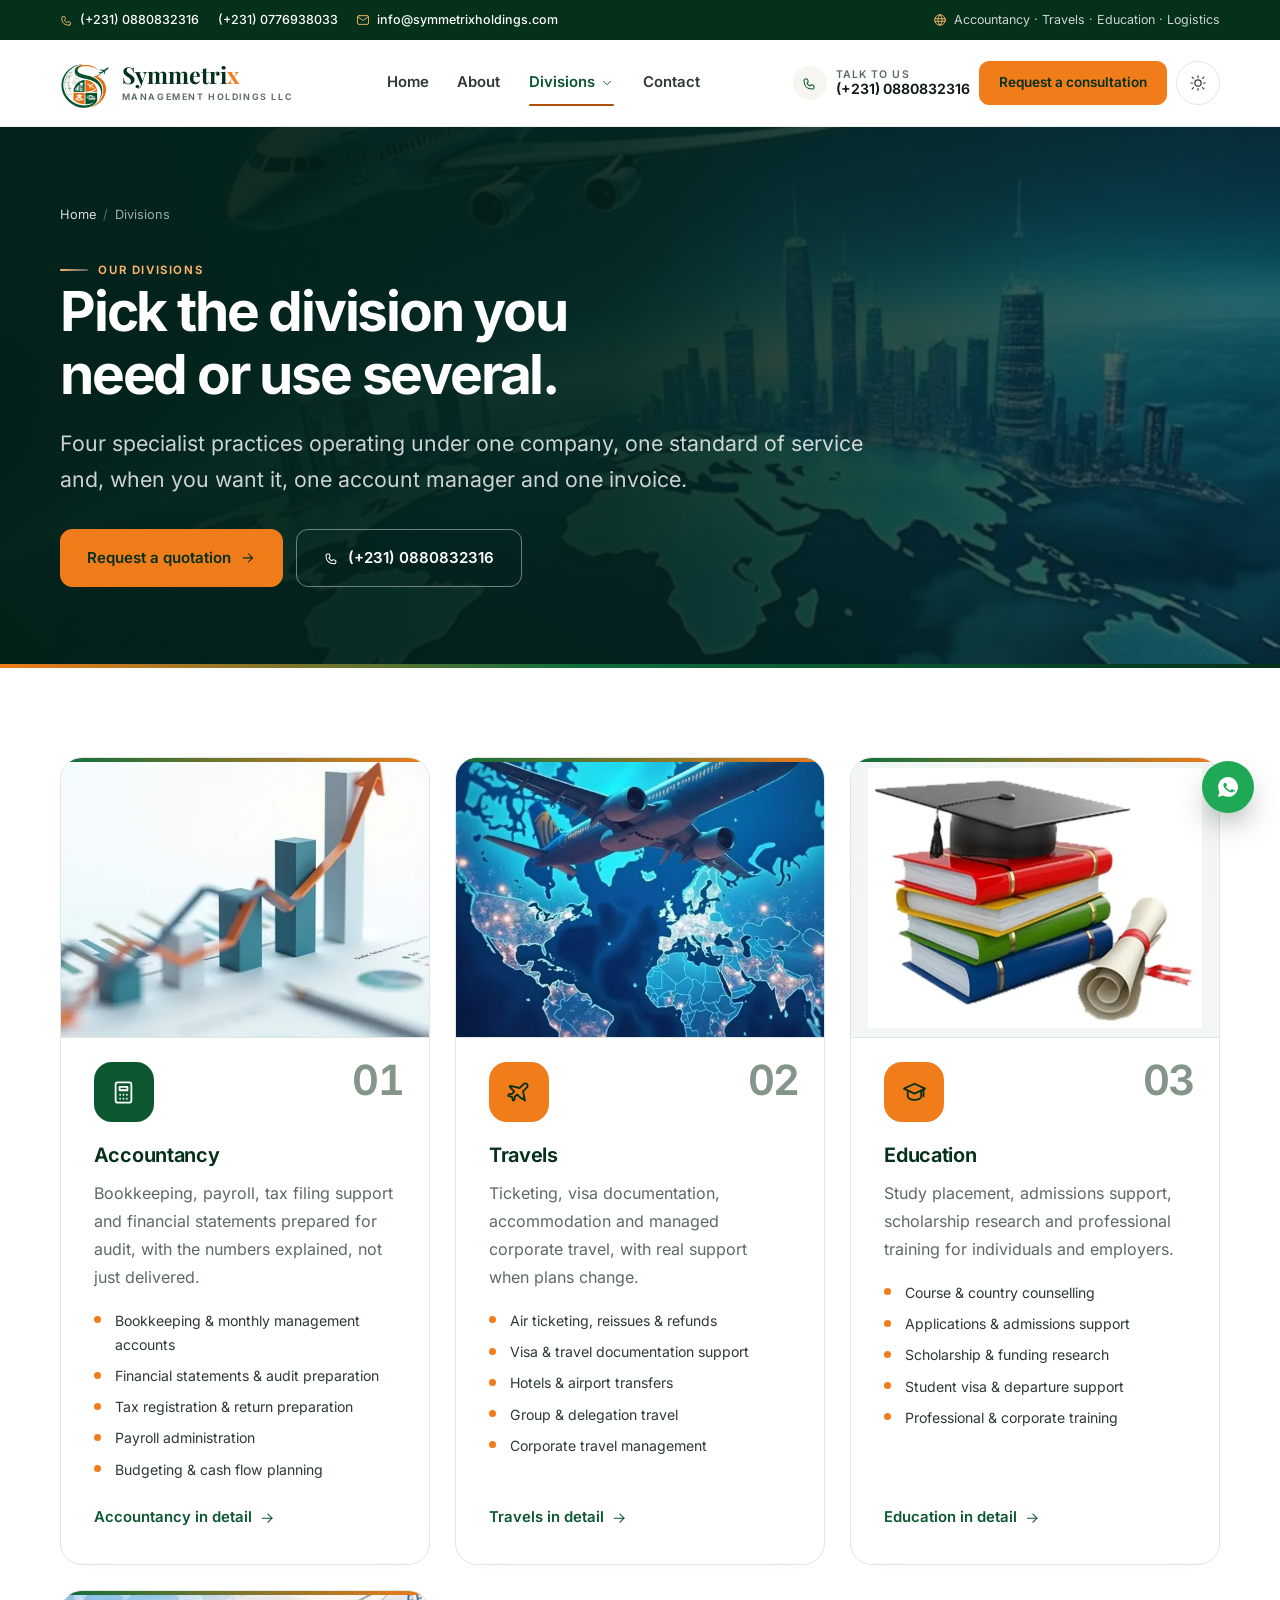
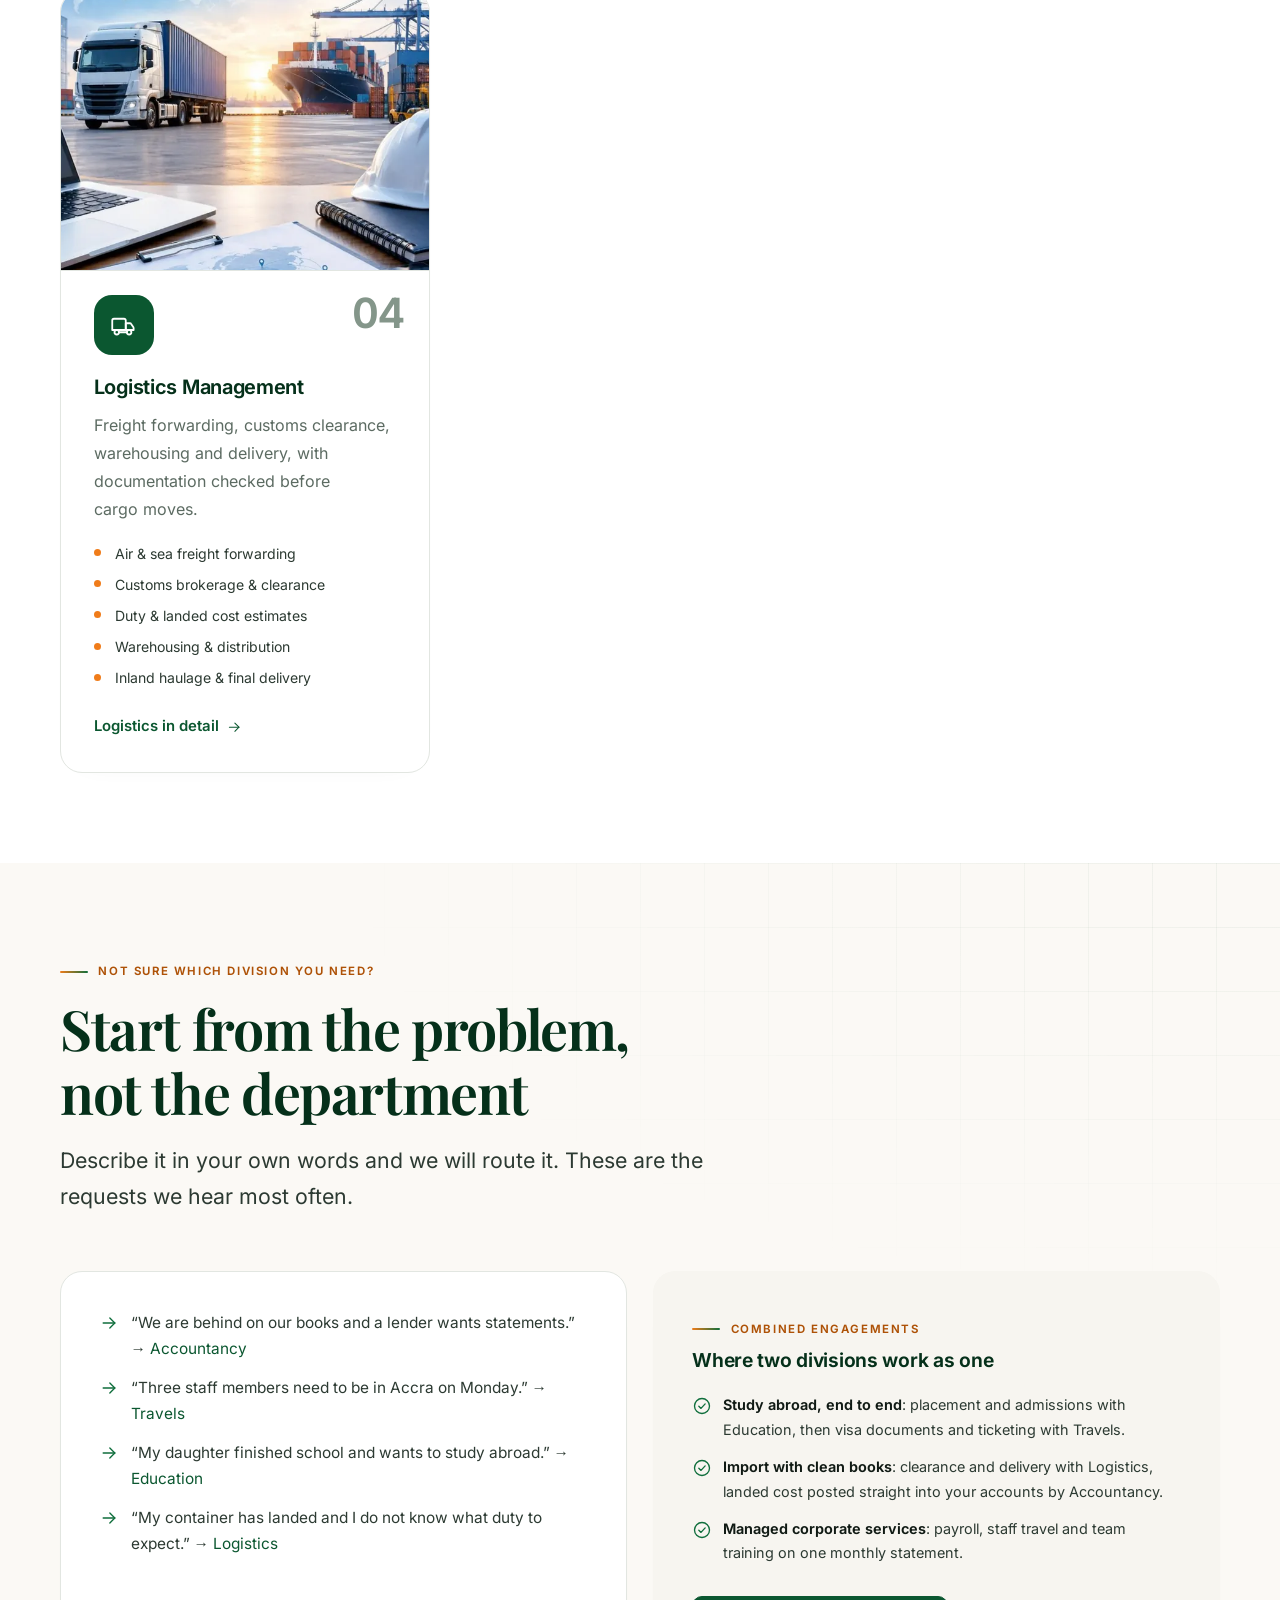
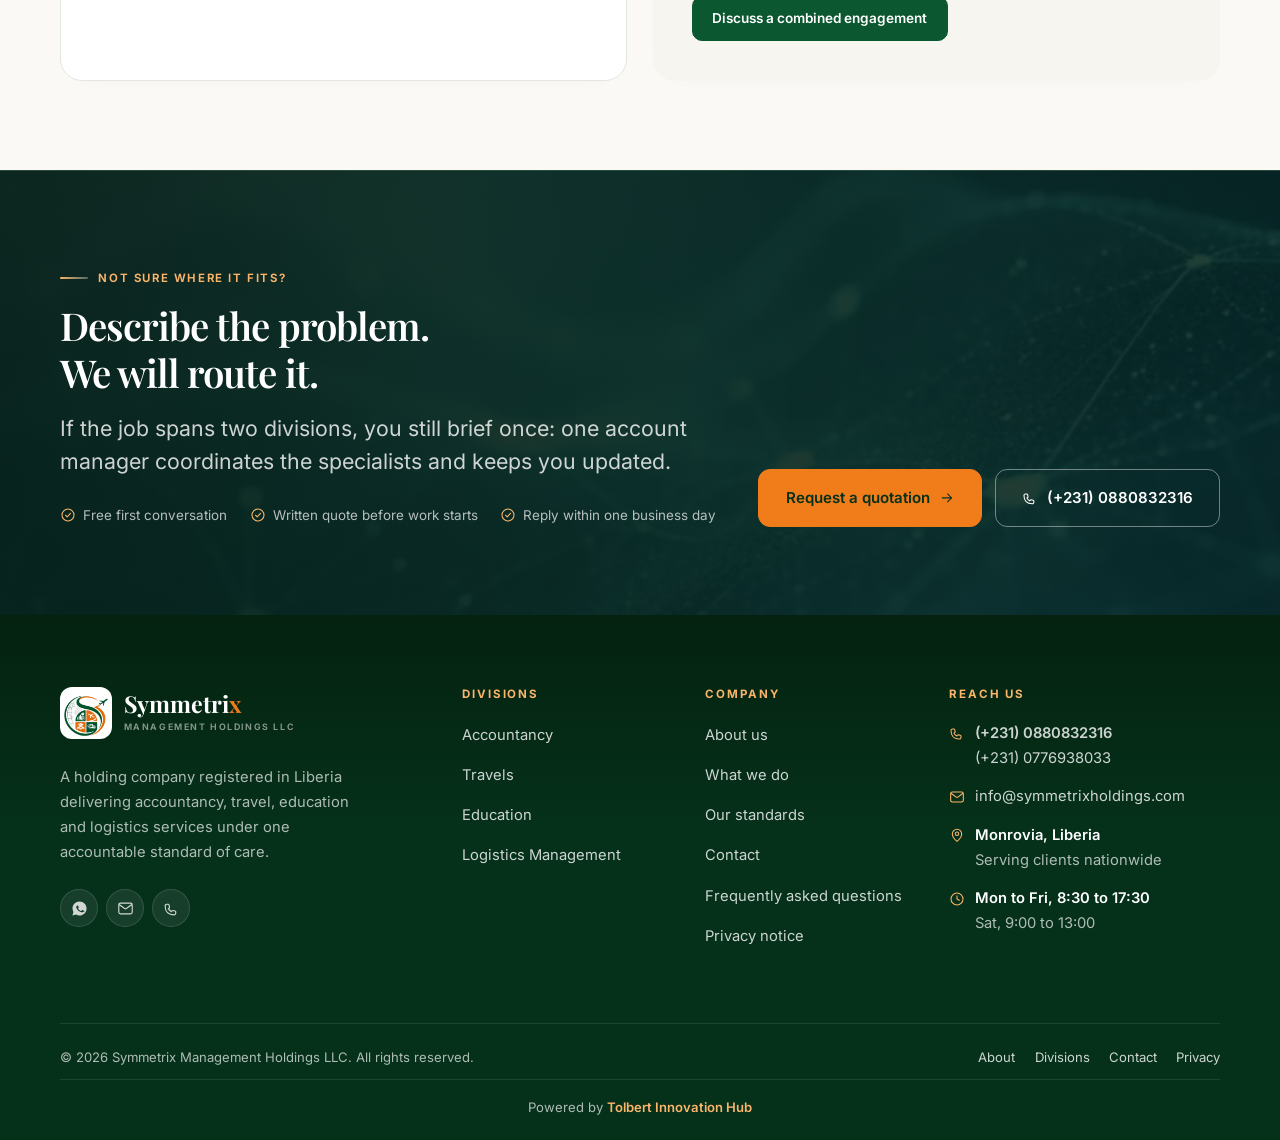
<file: divisions.html>
<!DOCTYPE html>
<html lang="en">
<head>
<meta charset="utf-8">
<meta name="viewport" content="width=device-width, initial-scale=1">
<title>Our Divisions | Accountancy, Travels, Education & Logistics | Symmetrix</title>
<meta name="description" content="Four specialist divisions under one Liberian holding company: accountancy, travels, education and logistics management. Engage one service or combine several.">
<meta name="theme-color" content="#FBF9F5">
<meta name="color-scheme" content="light">
<link rel="canonical" href="https://symmetrixholdings.com/divisions">
<meta property="og:type" content="website">
<meta property="og:site_name" content="Symmetrix Management Holdings LLC">
<meta property="og:title" content="Our Divisions | Accountancy, Travels, Education & Logistics | Symmetrix">
<meta property="og:description" content="Four specialist divisions under one Liberian holding company: accountancy, travels, education and logistics management. Engage one service or combine several.">
<meta property="og:url" content="https://symmetrixholdings.com/divisions">
<meta property="og:image" content="https://symmetrixholdings.com/assets/img/og-image.jpg">
<meta name="twitter:card" content="summary_large_image">
<meta name="twitter:title" content="Our Divisions | Accountancy, Travels, Education & Logistics | Symmetrix">
<meta name="twitter:description" content="Four specialist divisions under one Liberian holding company: accountancy, travels, education and logistics management. Engage one service or combine several.">
<meta name="twitter:image" content="https://symmetrixholdings.com/assets/img/og-image.jpg">
<link rel="icon" href="assets/img/favicon.svg" type="image/svg+xml">
<link rel="icon" href="assets/img/favicon-32.png" sizes="32x32" type="image/png">
<link rel="apple-touch-icon" href="assets/img/apple-touch-icon.png">
<link rel="preload" as="font" type="font/woff2" href="assets/fonts/inter-latin.woff2" crossorigin>
<link rel="preload" as="font" type="font/woff2" href="assets/fonts/playfair-latin.woff2" crossorigin>
<link rel="stylesheet" href="assets/css/styles.css?v=20261018-footer-credit">
<script>
(function () {
  var r = document.documentElement;
  r.classList.add("js");
  try {
    var t = localStorage.getItem("sx-theme");
    if (t === "light" || t === "dark") r.setAttribute("data-theme", t);
  } catch (e) {}
})();
</script>
<script type="application/ld+json">
{
  "@context": "https://schema.org",
  "@type": "BreadcrumbList",
  "itemListElement": [
    { "@type": "ListItem", "position": 1, "name": "Home", "item": "https://symmetrixholdings.com/" },
    { "@type": "ListItem", "position": 2, "name": "Divisions", "item": "https://symmetrixholdings.com/divisions" }
  ]
}
</script>
</head>
<body class="page-divisions">
<a class="skip-link" href="#main">Skip to main content</a>
<div class="topbar">
    <div class="wrap">
      <ul class="topbar-list">
        <li><svg width="24" height="24" viewBox="0 0 24 24" fill="none" stroke="currentColor" stroke-width="1.6" stroke-linecap="round" stroke-linejoin="round" aria-hidden="true" focusable="false"><path d="M15.5 21C7.5 21 3 16.5 3 8.5a2.5 2.5 0 0 1 2.5-2.5h1.8c.6 0 1.1.4 1.2 1l.7 3c.1.5-.1 1-.5 1.3l-1.2.9a11 11 0 0 0 4.3 4.3l.9-1.2c.3-.4.8-.6 1.3-.5l3 .7c.6.1 1 .6 1 1.2v1.8A2.5 2.5 0 0 1 15.5 21Z"/></svg><a href="tel:+231880832316">(+231) 0880832316</a></li>
        <li><a href="tel:+231776938033">(+231) 0776938033</a></li>
        <li class="topbar-tag"><svg width="24" height="24" viewBox="0 0 24 24" fill="none" stroke="currentColor" stroke-width="1.6" stroke-linecap="round" stroke-linejoin="round" aria-hidden="true" focusable="false"><rect x="2.5" y="4.5" width="19" height="15" rx="2.5"/><path d="m3.5 6.8 7.3 5.3c.7.5 1.7.5 2.4 0l7.3-5.3"/></svg><a href="mailto:info@symmetrixholdings.com">info@symmetrixholdings.com</a></li>
      </ul>
      <p class="topbar-tag"><svg width="24" height="24" viewBox="0 0 24 24" fill="none" stroke="currentColor" stroke-width="1.6" stroke-linecap="round" stroke-linejoin="round" aria-hidden="true" focusable="false"><circle cx="12" cy="12" r="9"/><path d="M3.2 9.8h17.6M3.2 14.2h17.6"/><path d="M12 3c2.4 2.5 3.6 5.5 3.6 9S14.4 18.5 12 21c-2.4-2.5-3.6-5.5-3.6-9S9.6 5.5 12 3Z"/></svg><span>Accountancy &middot; Travels &middot; Education &middot; Logistics</span></p>
  </div>
</div>
<header class="site-header">
  <div class="wrap">
    <nav class="nav" aria-label="Primary">
      <a class="brand" href="/" aria-label="Symmetrix Management Holdings LLC home"><img class="brand-mark" src="assets/img/symmetrix-mark.png" alt="" width="176" height="176" loading="eager" decoding="async"><span class="brand-text"><span class="brand-name">Symmetri<b>x</b></span><span class="brand-sub">Management Holdings LLC</span></span></a>
      <ul class="nav-main" role="list"><li><a class="nav-link" href="/">Home</a></li><li><a class="nav-link" href="/about">About</a></li><li class="has-dropdown"><a class="nav-link is-active" href="/divisions" aria-expanded="false">Divisions <svg class="caret" width="24" height="24" viewBox="0 0 24 24" fill="none" stroke="currentColor" stroke-width="1.6" stroke-linecap="round" stroke-linejoin="round" aria-hidden="true" focusable="false"><path d="m6 9 6 6 6-6"/></svg></a><ul class="dropdown" role="list"><li><a class="dropdown-item" href="/accountancy"><span class="ico ico--green"><svg width="24" height="24" viewBox="0 0 24 24" fill="none" stroke="currentColor" stroke-width="1.6" stroke-linecap="round" stroke-linejoin="round" aria-hidden="true" focusable="false"><path d="M7 3h10a2 2 0 0 1 2 2v14a2 2 0 0 1-2 2H7a2 2 0 0 1-2-2V5a2 2 0 0 1 2-2Z"/><path d="M8.5 7h7v3h-7z"/><path d="M9 14h.01M12 14h.01M15 14h.01M9 17.5h.01M12 17.5h.01M15 17.5h.01"/></svg></span><span><strong>Accountancy</strong><span>Books prepared for audit, tax filings and financial reporting that stand up to scrutiny.</span></span></a></li><li><a class="dropdown-item" href="/travels"><span class="ico ico--orange"><svg width="24" height="24" viewBox="0 0 24 24" fill="none" stroke="currentColor" stroke-width="1.6" stroke-linecap="round" stroke-linejoin="round" aria-hidden="true" focusable="false"><path d="M17.8 19.2 16 11l3.5-3.5a2.1 2.1 0 1 0-3-3L13 8 4.8 6.2a.5.5 0 0 0-.5.8l3.9 4.3-2.2 2.2H3.5l-.7 1.4 3.4.9.9 3.4 1.4-.7v-2.5l2.2-2.2 4.3 3.9a.5.5 0 0 0 .8-.5Z"/></svg></span><span><strong>Travels</strong><span>Ticketing, visa documentation and corporate travel managed end to end.</span></span></a></li><li><a class="dropdown-item" href="/education"><span class="ico ico--orange"><svg width="24" height="24" viewBox="0 0 24 24" fill="none" stroke="currentColor" stroke-width="1.6" stroke-linecap="round" stroke-linejoin="round" aria-hidden="true" focusable="false"><path d="M21.4 8.6 12 4.2 2.6 8.6 12 13l9.4-4.4Z"/><path d="M6 10.5v4.9c0 1.8 2.7 3.2 6 3.2s6-1.4 6-3.2v-4.9"/><path d="M20 10v5.5"/></svg></span><span><strong>Education</strong><span>Study placement, admissions support and professional training pathways.</span></span></a></li><li><a class="dropdown-item" href="/logistics"><span class="ico ico--green"><svg width="24" height="24" viewBox="0 0 24 24" fill="none" stroke="currentColor" stroke-width="1.6" stroke-linecap="round" stroke-linejoin="round" aria-hidden="true" focusable="false"><path d="M2 7.5A1.5 1.5 0 0 1 3.5 6h9A1.5 1.5 0 0 1 14 7.5V16H2V7.5Z"/><path d="M14 10h3.6c.5 0 1 .2 1.2.6l2 3c.1.3.2.6.2.9V16h-7v-6Z"/><circle cx="6" cy="18" r="2"/><circle cx="17" cy="18" r="2"/><path d="M8 18h7"/></svg></span><span><strong>Logistics Management</strong><span>Freight forwarding, customs clearance and final delivery you can track.</span></span></a></li></ul></li><li><a class="nav-link" href="/contact">Contact</a></li></ul>
      <div class="nav-actions">
        <a class="nav-phone" href="tel:+231880832316">
          <span class="pill"><svg width="24" height="24" viewBox="0 0 24 24" fill="none" stroke="currentColor" stroke-width="1.6" stroke-linecap="round" stroke-linejoin="round" aria-hidden="true" focusable="false"><path d="M15.5 21C7.5 21 3 16.5 3 8.5a2.5 2.5 0 0 1 2.5-2.5h1.8c.6 0 1.1.4 1.2 1l.7 3c.1.5-.1 1-.5 1.3l-1.2.9a11 11 0 0 0 4.3 4.3l.9-1.2c.3-.4.8-.6 1.3-.5l3 .7c.6.1 1 .6 1 1.2v1.8A2.5 2.5 0 0 1 15.5 21Z"/></svg></span>
          <span><em>Talk to us</em><strong>(+231) 0880832316</strong></span>
        </a>
        <a class="btn btn--accent btn--sm" href="/contact">Request a consultation</a>
        <button class="theme-toggle" type="button" aria-label="Switch colour theme" aria-pressed="false" data-theme-toggle><svg class="i-sun" width="24" height="24" viewBox="0 0 24 24" fill="none" stroke="currentColor" stroke-width="1.6" stroke-linecap="round" stroke-linejoin="round" aria-hidden="true" focusable="false"><circle cx="12" cy="12" r="4.2"/><path d="M12 2.5v2.2M12 19.3v2.2M4.2 4.2l1.6 1.6M18.2 18.2l1.6 1.6M2.5 12h2.2M19.3 12h2.2M4.2 19.8l1.6-1.6M18.2 5.8l1.6-1.6"/></svg><svg class="i-moon" width="24" height="24" viewBox="0 0 24 24" fill="none" stroke="currentColor" stroke-width="1.6" stroke-linecap="round" stroke-linejoin="round" aria-hidden="true" focusable="false"><path d="M20.5 14.3A8.5 8.5 0 1 1 9.7 3.5a6.8 6.8 0 0 0 10.8 10.8Z"/></svg></button>
      </div>
      <span class="theme-toggle-mobile"><button class="theme-toggle" type="button" aria-label="Switch colour theme" aria-pressed="false" data-theme-toggle><svg class="i-sun" width="24" height="24" viewBox="0 0 24 24" fill="none" stroke="currentColor" stroke-width="1.6" stroke-linecap="round" stroke-linejoin="round" aria-hidden="true" focusable="false"><circle cx="12" cy="12" r="4.2"/><path d="M12 2.5v2.2M12 19.3v2.2M4.2 4.2l1.6 1.6M18.2 18.2l1.6 1.6M2.5 12h2.2M19.3 12h2.2M4.2 19.8l1.6-1.6M18.2 5.8l1.6-1.6"/></svg><svg class="i-moon" width="24" height="24" viewBox="0 0 24 24" fill="none" stroke="currentColor" stroke-width="1.6" stroke-linecap="round" stroke-linejoin="round" aria-hidden="true" focusable="false"><path d="M20.5 14.3A8.5 8.5 0 1 1 9.7 3.5a6.8 6.8 0 0 0 10.8 10.8Z"/></svg></button></span>
      <button class="nav-toggle" type="button" aria-expanded="false" aria-controls="drawer" aria-label="Open menu">
        <i></i><i></i><i></i>
      </button>
    </nav>
  </div>
</header>
<div class="drawer" id="drawer" aria-hidden="true">
  <div class="drawer-scrim"></div>
  <div class="drawer-panel" role="dialog" aria-modal="true" aria-label="Site menu">
    <div class="drawer-top">
      <a class="brand" href="/" aria-label="Symmetrix Management Holdings LLC home"><img class="brand-mark" src="assets/img/symmetrix-mark.png" alt="" width="176" height="176" loading="eager" decoding="async"><span class="brand-text"><span class="brand-name">Symmetri<b>x</b></span><span class="brand-sub">Management Holdings LLC</span></span></a>
      <button class="drawer-close" type="button" aria-label="Close menu"><svg width="24" height="24" viewBox="0 0 24 24" fill="none" stroke="currentColor" stroke-width="1.6" stroke-linecap="round" stroke-linejoin="round" aria-hidden="true" focusable="false"><path d="M6 6l12 12M18 6 6 18"/></svg></button>
    </div>
    <nav class="drawer-nav" aria-label="Mobile">
      <a href="/">Home <svg width="24" height="24" viewBox="0 0 24 24" fill="none" stroke="currentColor" stroke-width="1.6" stroke-linecap="round" stroke-linejoin="round" aria-hidden="true" focusable="false"><path d="M5 12h14"/><path d="m13 6 6 6-6 6"/></svg></a>
      <a href="/about">About us <svg width="24" height="24" viewBox="0 0 24 24" fill="none" stroke="currentColor" stroke-width="1.6" stroke-linecap="round" stroke-linejoin="round" aria-hidden="true" focusable="false"><path d="M5 12h14"/><path d="m13 6 6 6-6 6"/></svg></a>
      <span class="drawer-group-label">Our divisions</span>
      <a href="/divisions">All divisions <svg width="24" height="24" viewBox="0 0 24 24" fill="none" stroke="currentColor" stroke-width="1.6" stroke-linecap="round" stroke-linejoin="round" aria-hidden="true" focusable="false"><path d="M5 12h14"/><path d="m13 6 6 6-6 6"/></svg></a>
      <a class="is-sub" href="/accountancy">Accountancy <svg width="24" height="24" viewBox="0 0 24 24" fill="none" stroke="currentColor" stroke-width="1.6" stroke-linecap="round" stroke-linejoin="round" aria-hidden="true" focusable="false"><path d="M5 12h14"/><path d="m13 6 6 6-6 6"/></svg></a><a class="is-sub" href="/travels">Travels <svg width="24" height="24" viewBox="0 0 24 24" fill="none" stroke="currentColor" stroke-width="1.6" stroke-linecap="round" stroke-linejoin="round" aria-hidden="true" focusable="false"><path d="M5 12h14"/><path d="m13 6 6 6-6 6"/></svg></a><a class="is-sub" href="/education">Education <svg width="24" height="24" viewBox="0 0 24 24" fill="none" stroke="currentColor" stroke-width="1.6" stroke-linecap="round" stroke-linejoin="round" aria-hidden="true" focusable="false"><path d="M5 12h14"/><path d="m13 6 6 6-6 6"/></svg></a><a class="is-sub" href="/logistics">Logistics Management <svg width="24" height="24" viewBox="0 0 24 24" fill="none" stroke="currentColor" stroke-width="1.6" stroke-linecap="round" stroke-linejoin="round" aria-hidden="true" focusable="false"><path d="M5 12h14"/><path d="m13 6 6 6-6 6"/></svg></a>
      <span class="drawer-group-label">Get in touch</span>
      <a href="/contact">Contact <svg width="24" height="24" viewBox="0 0 24 24" fill="none" stroke="currentColor" stroke-width="1.6" stroke-linecap="round" stroke-linejoin="round" aria-hidden="true" focusable="false"><path d="M5 12h14"/><path d="m13 6 6 6-6 6"/></svg></a>
    </nav>
    <div class="drawer-contact">
      <a href="tel:+231880832316"><svg width="24" height="24" viewBox="0 0 24 24" fill="none" stroke="currentColor" stroke-width="1.6" stroke-linecap="round" stroke-linejoin="round" aria-hidden="true" focusable="false"><path d="M15.5 21C7.5 21 3 16.5 3 8.5a2.5 2.5 0 0 1 2.5-2.5h1.8c.6 0 1.1.4 1.2 1l.7 3c.1.5-.1 1-.5 1.3l-1.2.9a11 11 0 0 0 4.3 4.3l.9-1.2c.3-.4.8-.6 1.3-.5l3 .7c.6.1 1 .6 1 1.2v1.8A2.5 2.5 0 0 1 15.5 21Z"/></svg>(+231) 0880832316</a>
      <a href="tel:+231776938033"><svg width="24" height="24" viewBox="0 0 24 24" fill="none" stroke="currentColor" stroke-width="1.6" stroke-linecap="round" stroke-linejoin="round" aria-hidden="true" focusable="false"><path d="M15.5 21C7.5 21 3 16.5 3 8.5a2.5 2.5 0 0 1 2.5-2.5h1.8c.6 0 1.1.4 1.2 1l.7 3c.1.5-.1 1-.5 1.3l-1.2.9a11 11 0 0 0 4.3 4.3l.9-1.2c.3-.4.8-.6 1.3-.5l3 .7c.6.1 1 .6 1 1.2v1.8A2.5 2.5 0 0 1 15.5 21Z"/></svg>(+231) 0776938033</a>
      <a href="mailto:info@symmetrixholdings.com"><svg width="24" height="24" viewBox="0 0 24 24" fill="none" stroke="currentColor" stroke-width="1.6" stroke-linecap="round" stroke-linejoin="round" aria-hidden="true" focusable="false"><rect x="2.5" y="4.5" width="19" height="15" rx="2.5"/><path d="m3.5 6.8 7.3 5.3c.7.5 1.7.5 2.4 0l7.3-5.3"/></svg>info@symmetrixholdings.com</a>
      <a class="btn btn--accent" href="/contact">Request a consultation</a>
    </div>
  </div>
</div>
<main id="main">

<section class="page-hero" style="--pos: 56% 42%">
  <div class="wrap">
    <nav aria-label="Breadcrumb">
      <ol class="crumbs" role="list">
        <li><a href="/">Home</a></li>
        <li aria-current="page">Divisions</li>
      </ol>
    </nav>
    <p class="eyebrow is-light">Our divisions</p>
    <h1>Pick the division you need or use several.</h1>
    <p class="lede">Four specialist practices operating under one company, one standard of service and, when you want it, one account manager and one invoice.</p>
    <div class="btn-row">
      <a class="btn btn--accent" href="/contact">Request a quotation <svg width="24" height="24" viewBox="0 0 24 24" fill="none" stroke="currentColor" stroke-width="1.6" stroke-linecap="round" stroke-linejoin="round" aria-hidden="true" focusable="false"><path d="M5 12h14"/><path d="m13 6 6 6-6 6"/></svg></a>
      <a class="btn btn--outline-light" href="tel:+231880832316"><svg width="24" height="24" viewBox="0 0 24 24" fill="none" stroke="currentColor" stroke-width="1.6" stroke-linecap="round" stroke-linejoin="round" aria-hidden="true" focusable="false"><path d="M15.5 21C7.5 21 3 16.5 3 8.5a2.5 2.5 0 0 1 2.5-2.5h1.8c.6 0 1.1.4 1.2 1l.7 3c.1.5-.1 1-.5 1.3l-1.2.9a11 11 0 0 0 4.3 4.3l.9-1.2c.3-.4.8-.6 1.3-.5l3 .7c.6.1 1 .6 1 1.2v1.8A2.5 2.5 0 0 1 15.5 21Z"/></svg> (+231) 0880832316</a>
    </div>
  </div>
</section>

<section class="section">
  <div class="wrap">
    <div class="grid grid-2">
      <article class="card card--hover division-card reveal">
        <img class="service-card-image" src="assets/img/services/financial-growth-small.webp" srcset="assets/img/services/financial-growth-small.webp 600w, assets/img/services/financial-growth.webp 1200w" sizes="(min-width: 900px) 45vw, 100vw" alt="Rising financial charts and an upward arrow." width="1200" height="1200" loading="lazy" decoding="async">
        <span class="num" aria-hidden="true">01</span>
        <span class="ico ico--green"><svg width="24" height="24" viewBox="0 0 24 24" fill="none" stroke="currentColor" stroke-width="1.6" stroke-linecap="round" stroke-linejoin="round" aria-hidden="true" focusable="false"><path d="M7 3h10a2 2 0 0 1 2 2v14a2 2 0 0 1-2 2H7a2 2 0 0 1-2-2V5a2 2 0 0 1 2-2Z"/><path d="M8.5 7h7v3h-7z"/><path d="M9 14h.01M12 14h.01M15 14h.01M9 17.5h.01M12 17.5h.01M15 17.5h.01"/></svg></span>
        <h3>Accountancy</h3>
        <p>Bookkeeping, payroll, tax filing support and financial statements prepared for audit, with the numbers explained, not just delivered.</p>
        <ul role="list">
          <li>Bookkeeping &amp; monthly management accounts</li>
          <li>Financial statements &amp; audit preparation</li>
          <li>Tax registration &amp; return preparation</li>
          <li>Payroll administration</li>
          <li>Budgeting &amp; cash flow planning</li>
        </ul>
        <a class="link-arrow" href="/accountancy">Accountancy in detail <svg width="24" height="24" viewBox="0 0 24 24" fill="none" stroke="currentColor" stroke-width="1.6" stroke-linecap="round" stroke-linejoin="round" aria-hidden="true" focusable="false"><path d="M5 12h14"/><path d="m13 6 6 6-6 6"/></svg></a>
      </article>
      <article class="card card--hover division-card reveal" data-delay="1">
        <img class="service-card-image" src="assets/img/services/global-travel-small.webp" srcset="assets/img/services/global-travel-small.webp 600w, assets/img/services/global-travel.webp 1024w" sizes="(min-width: 900px) 45vw, 100vw" alt="A passenger aircraft over a connected world map." width="1024" height="1536" loading="lazy" decoding="async">
        <span class="num" aria-hidden="true">02</span>
        <span class="ico ico--orange"><svg width="24" height="24" viewBox="0 0 24 24" fill="none" stroke="currentColor" stroke-width="1.6" stroke-linecap="round" stroke-linejoin="round" aria-hidden="true" focusable="false"><path d="M17.8 19.2 16 11l3.5-3.5a2.1 2.1 0 1 0-3-3L13 8 4.8 6.2a.5.5 0 0 0-.5.8l3.9 4.3-2.2 2.2H3.5l-.7 1.4 3.4.9.9 3.4 1.4-.7v-2.5l2.2-2.2 4.3 3.9a.5.5 0 0 0 .8-.5Z"/></svg></span>
        <h3>Travels</h3>
        <p>Ticketing, visa documentation, accommodation and managed corporate travel, with real support when plans change.</p>
        <ul role="list">
          <li>Air ticketing, reissues &amp; refunds</li>
          <li>Visa &amp; travel documentation support</li>
          <li>Hotels &amp; airport transfers</li>
          <li>Group &amp; delegation travel</li>
          <li>Corporate travel management</li>
        </ul>
        <a class="link-arrow" href="/travels">Travels in detail <svg width="24" height="24" viewBox="0 0 24 24" fill="none" stroke="currentColor" stroke-width="1.6" stroke-linecap="round" stroke-linejoin="round" aria-hidden="true" focusable="false"><path d="M5 12h14"/><path d="m13 6 6 6-6 6"/></svg></a>
      </article>
      <article class="card card--hover division-card reveal" data-delay="2">
        <img class="service-card-image" src="assets/img/services/education-pathways-small.webp" srcset="assets/img/services/education-pathways-small.webp 600w, assets/img/services/education-pathways.webp 1200w" sizes="(min-width: 900px) 45vw, 100vw" alt="Books, a graduation cap and a diploma." width="1200" height="933" loading="lazy" decoding="async">
        <span class="num" aria-hidden="true">03</span>
        <span class="ico ico--orange"><svg width="24" height="24" viewBox="0 0 24 24" fill="none" stroke="currentColor" stroke-width="1.6" stroke-linecap="round" stroke-linejoin="round" aria-hidden="true" focusable="false"><path d="M21.4 8.6 12 4.2 2.6 8.6 12 13l9.4-4.4Z"/><path d="M6 10.5v4.9c0 1.8 2.7 3.2 6 3.2s6-1.4 6-3.2v-4.9"/><path d="M20 10v5.5"/></svg></span>
        <h3>Education</h3>
        <p>Study placement, admissions support, scholarship research and professional training for individuals and employers.</p>
        <ul role="list">
          <li>Course &amp; country counselling</li>
          <li>Applications &amp; admissions support</li>
          <li>Scholarship &amp; funding research</li>
          <li>Student visa &amp; departure support</li>
          <li>Professional &amp; corporate training</li>
        </ul>
        <a class="link-arrow" href="/education">Education in detail <svg width="24" height="24" viewBox="0 0 24 24" fill="none" stroke="currentColor" stroke-width="1.6" stroke-linecap="round" stroke-linejoin="round" aria-hidden="true" focusable="false"><path d="M5 12h14"/><path d="m13 6 6 6-6 6"/></svg></a>
      </article>
      <article class="card card--hover division-card reveal" data-delay="3">
        <img class="service-card-image" src="assets/img/services/logistics-network-small.webp" srcset="assets/img/services/logistics-network-small.webp 600w, assets/img/services/logistics-network.webp 1031w" sizes="(min-width: 900px) 45vw, 100vw" alt="A cargo ship, truck and aircraft at a shipping terminal." width="1031" height="1536" loading="lazy" decoding="async">
        <span class="num" aria-hidden="true">04</span>
        <span class="ico ico--green"><svg width="24" height="24" viewBox="0 0 24 24" fill="none" stroke="currentColor" stroke-width="1.6" stroke-linecap="round" stroke-linejoin="round" aria-hidden="true" focusable="false"><path d="M2 7.5A1.5 1.5 0 0 1 3.5 6h9A1.5 1.5 0 0 1 14 7.5V16H2V7.5Z"/><path d="M14 10h3.6c.5 0 1 .2 1.2.6l2 3c.1.3.2.6.2.9V16h-7v-6Z"/><circle cx="6" cy="18" r="2"/><circle cx="17" cy="18" r="2"/><path d="M8 18h7"/></svg></span>
        <h3>Logistics Management</h3>
        <p>Freight forwarding, customs clearance, warehousing and delivery, with documentation checked before cargo moves.</p>
        <ul role="list">
          <li>Air &amp; sea freight forwarding</li>
          <li>Customs brokerage &amp; clearance</li>
          <li>Duty &amp; landed cost estimates</li>
          <li>Warehousing &amp; distribution</li>
          <li>Inland haulage &amp; final delivery</li>
        </ul>
        <a class="link-arrow" href="/logistics">Logistics in detail <svg width="24" height="24" viewBox="0 0 24 24" fill="none" stroke="currentColor" stroke-width="1.6" stroke-linecap="round" stroke-linejoin="round" aria-hidden="true" focusable="false"><path d="M5 12h14"/><path d="m13 6 6 6-6 6"/></svg></a>
      </article>
    </div>
  </div>
</section>

<section class="section section--alt">
  <div class="wrap">
    <div class="section-head reveal">
      <p class="eyebrow">Not sure which division you need?</p>
      <h2>Start from the problem, not the department</h2>
      <p class="lede">Describe it in your own words and we will route it. These are the requests we hear most often.</p>
    </div>
    <div class="grid grid-2">
      <div class="panel reveal">
        <ul class="checklist" role="list">
          <li><svg width="24" height="24" viewBox="0 0 24 24" fill="none" stroke="currentColor" stroke-width="1.6" stroke-linecap="round" stroke-linejoin="round" aria-hidden="true" focusable="false"><path d="M5 12h14"/><path d="m13 6 6 6-6 6"/></svg><span>&ldquo;We are behind on our books and a lender wants statements.&rdquo; &rarr; <a href="/accountancy">Accountancy</a></span></li>
          <li><svg width="24" height="24" viewBox="0 0 24 24" fill="none" stroke="currentColor" stroke-width="1.6" stroke-linecap="round" stroke-linejoin="round" aria-hidden="true" focusable="false"><path d="M5 12h14"/><path d="m13 6 6 6-6 6"/></svg><span>&ldquo;Three staff members need to be in Accra on Monday.&rdquo; &rarr; <a href="/travels">Travels</a></span></li>
          <li><svg width="24" height="24" viewBox="0 0 24 24" fill="none" stroke="currentColor" stroke-width="1.6" stroke-linecap="round" stroke-linejoin="round" aria-hidden="true" focusable="false"><path d="M5 12h14"/><path d="m13 6 6 6-6 6"/></svg><span>&ldquo;My daughter finished school and wants to study abroad.&rdquo; &rarr; <a href="/education">Education</a></span></li>
          <li><svg width="24" height="24" viewBox="0 0 24 24" fill="none" stroke="currentColor" stroke-width="1.6" stroke-linecap="round" stroke-linejoin="round" aria-hidden="true" focusable="false"><path d="M5 12h14"/><path d="m13 6 6 6-6 6"/></svg><span>&ldquo;My container has landed and I do not know what duty to expect.&rdquo; &rarr; <a href="/logistics">Logistics</a></span></li>
        </ul>
      </div>
      <div class="panel panel--soft reveal" data-delay="1">
        <p class="eyebrow">Combined engagements</p>
        <h3 class="mt-1" style="font-size:1.2rem">Where two divisions work as one</h3>
        <ul class="checklist checklist--tight mt-2" role="list">
          <li><svg width="24" height="24" viewBox="0 0 24 24" fill="none" stroke="currentColor" stroke-width="1.6" stroke-linecap="round" stroke-linejoin="round" aria-hidden="true" focusable="false"><circle cx="12" cy="12" r="9"/><path d="m8.2 12.3 2.6 2.6 5-5.4"/></svg><span><strong>Study abroad, end to end</strong>: placement and admissions with Education, then visa documents and ticketing with Travels.</span></li>
          <li><svg width="24" height="24" viewBox="0 0 24 24" fill="none" stroke="currentColor" stroke-width="1.6" stroke-linecap="round" stroke-linejoin="round" aria-hidden="true" focusable="false"><circle cx="12" cy="12" r="9"/><path d="m8.2 12.3 2.6 2.6 5-5.4"/></svg><span><strong>Import with clean books</strong>: clearance and delivery with Logistics, landed cost posted straight into your accounts by Accountancy.</span></li>
          <li><svg width="24" height="24" viewBox="0 0 24 24" fill="none" stroke="currentColor" stroke-width="1.6" stroke-linecap="round" stroke-linejoin="round" aria-hidden="true" focusable="false"><circle cx="12" cy="12" r="9"/><path d="m8.2 12.3 2.6 2.6 5-5.4"/></svg><span><strong>Managed corporate services</strong>: payroll, staff travel and team training on one monthly statement.</span></li>
        </ul>
        <a class="btn btn--sm mt-3" href="/contact">Discuss a combined engagement</a>
      </div>
    </div>
  </div>
</section>

<section class="cta-band" aria-labelledby="cta-title">
  <div class="wrap">
    <div class="reveal">
      <p class="eyebrow is-light">Not sure where it fits?</p>
      <h2 id="cta-title" class="mt-1">Describe the problem. We will route it.</h2>
      <p>If the job spans two divisions, you still brief once: one account manager coordinates the specialists and keeps you updated.</p>
      <ul class="cta-meta" role="list">
        <li><svg width="24" height="24" viewBox="0 0 24 24" fill="none" stroke="currentColor" stroke-width="1.6" stroke-linecap="round" stroke-linejoin="round" aria-hidden="true" focusable="false"><circle cx="12" cy="12" r="9"/><path d="m8.2 12.3 2.6 2.6 5-5.4"/></svg>Free first conversation</li>
        <li><svg width="24" height="24" viewBox="0 0 24 24" fill="none" stroke="currentColor" stroke-width="1.6" stroke-linecap="round" stroke-linejoin="round" aria-hidden="true" focusable="false"><circle cx="12" cy="12" r="9"/><path d="m8.2 12.3 2.6 2.6 5-5.4"/></svg>Written quote before work starts</li>
        <li><svg width="24" height="24" viewBox="0 0 24 24" fill="none" stroke="currentColor" stroke-width="1.6" stroke-linecap="round" stroke-linejoin="round" aria-hidden="true" focusable="false"><circle cx="12" cy="12" r="9"/><path d="m8.2 12.3 2.6 2.6 5-5.4"/></svg>Reply within one business day</li>
      </ul>
    </div>
    <div class="btn-row reveal" data-delay="1">
      <a class="btn btn--accent" href="/contact">Request a quotation <svg width="24" height="24" viewBox="0 0 24 24" fill="none" stroke="currentColor" stroke-width="1.6" stroke-linecap="round" stroke-linejoin="round" aria-hidden="true" focusable="false"><path d="M5 12h14"/><path d="m13 6 6 6-6 6"/></svg></a>
      <a class="btn btn--outline-light" href="tel:+231880832316"><svg width="24" height="24" viewBox="0 0 24 24" fill="none" stroke="currentColor" stroke-width="1.6" stroke-linecap="round" stroke-linejoin="round" aria-hidden="true" focusable="false"><path d="M15.5 21C7.5 21 3 16.5 3 8.5a2.5 2.5 0 0 1 2.5-2.5h1.8c.6 0 1.1.4 1.2 1l.7 3c.1.5-.1 1-.5 1.3l-1.2.9a11 11 0 0 0 4.3 4.3l.9-1.2c.3-.4.8-.6 1.3-.5l3 .7c.6.1 1 .6 1 1.2v1.8A2.5 2.5 0 0 1 15.5 21Z"/></svg> (+231) 0880832316</a>
    </div>
  </div>
</section>

</main>
<footer class="site-footer">
  <div class="wrap">
    <div class="footer-main">
      <div class="footer-brand">
        <a class="brand" href="/" aria-label="Symmetrix Management Holdings LLC home"><img class="brand-mark" src="assets/img/symmetrix-mark.png" alt="" width="176" height="176" loading="eager" decoding="async"><span class="brand-text"><span class="brand-name">Symmetri<b>x</b></span><span class="brand-sub">Management Holdings LLC</span></span></a>
        <p>A holding company registered in Liberia delivering accountancy, travel, education and logistics services under one accountable standard of care.</p>
        <div class="socials">
          <a href="https://wa.me/231777944600" aria-label="Chat with us on WhatsApp" rel="noopener" target="_blank"><svg width="24" height="24" viewBox="0 0 24 24" fill="none" stroke="currentColor" stroke-width="1.6" stroke-linecap="round" stroke-linejoin="round" aria-hidden="true" focusable="false"><path fill="currentColor" stroke="none" d="M12.04 2C6.58 2 2.13 6.45 2.13 11.91c0 1.75.46 3.46 1.32 4.96L2 22l5.25-1.38a9.9 9.9 0 0 0 4.79 1.22h.01c5.46 0 9.91-4.45 9.91-9.91C21.96 6.45 17.5 2 12.04 2Zm5.8 14.06c-.24.68-1.42 1.3-1.96 1.35-.5.05-1.13.08-3.24-.79-2.5-1.03-4.06-3.66-4.18-3.83-.12-.17-.99-1.35-.99-2.57 0-1.22.64-1.82.87-2.07.23-.25.5-.31.67-.31.17 0 .34 0 .49.01.16.01.37-.06.58.44.21.5.72 1.77.78 1.9.06.13.1.28.01.45-.09.17-.14.28-.28.43-.14.15-.29.34-.42.45-.14.13-.29.27-.12.53.17.26.75 1.24 1.62 2.01 1.11.99 2.05 1.3 2.34 1.44.29.14.46.12.63-.07.17-.19.73-.85.93-1.14.2-.29.39-.24.66-.14.27.1 1.7.8 1.99.95.29.14.48.22.55.34.07.12.07.71-.17 1.39Z"/></svg></a>
          <a href="mailto:info@symmetrixholdings.com" aria-label="Email Symmetrix Management Holdings"><svg width="24" height="24" viewBox="0 0 24 24" fill="none" stroke="currentColor" stroke-width="1.6" stroke-linecap="round" stroke-linejoin="round" aria-hidden="true" focusable="false"><rect x="2.5" y="4.5" width="19" height="15" rx="2.5"/><path d="m3.5 6.8 7.3 5.3c.7.5 1.7.5 2.4 0l7.3-5.3"/></svg></a>
          <a href="tel:+231880832316" aria-label="Call Symmetrix Management Holdings"><svg width="24" height="24" viewBox="0 0 24 24" fill="none" stroke="currentColor" stroke-width="1.6" stroke-linecap="round" stroke-linejoin="round" aria-hidden="true" focusable="false"><path d="M15.5 21C7.5 21 3 16.5 3 8.5a2.5 2.5 0 0 1 2.5-2.5h1.8c.6 0 1.1.4 1.2 1l.7 3c.1.5-.1 1-.5 1.3l-1.2.9a11 11 0 0 0 4.3 4.3l.9-1.2c.3-.4.8-.6 1.3-.5l3 .7c.6.1 1 .6 1 1.2v1.8A2.5 2.5 0 0 1 15.5 21Z"/></svg></a>
        </div>
      </div>
      <div>
        <h3 class="footer-h">Divisions</h3>
        <ul class="footer-list" role="list"><li><a href="/accountancy">Accountancy</a></li><li><a href="/travels">Travels</a></li><li><a href="/education">Education</a></li><li><a href="/logistics">Logistics Management</a></li></ul>
      </div>
      <div>
        <h3 class="footer-h">Company</h3>
        <ul class="footer-list" role="list">
          <li><a href="/about">About us</a></li>
          <li><a href="/divisions">What we do</a></li>
          <li><a href="/about#values">Our standards</a></li>
          <li><a href="/contact">Contact</a></li>
          <li><a href="/contact#faq">Frequently asked questions</a></li>
          <li><a href="/privacy">Privacy notice</a></li>
        </ul>
      </div>
      <div>
        <h3 class="footer-h">Reach us</h3>
        <ul class="footer-contact" role="list">
          <li><svg width="24" height="24" viewBox="0 0 24 24" fill="none" stroke="currentColor" stroke-width="1.6" stroke-linecap="round" stroke-linejoin="round" aria-hidden="true" focusable="false"><path d="M15.5 21C7.5 21 3 16.5 3 8.5a2.5 2.5 0 0 1 2.5-2.5h1.8c.6 0 1.1.4 1.2 1l.7 3c.1.5-.1 1-.5 1.3l-1.2.9a11 11 0 0 0 4.3 4.3l.9-1.2c.3-.4.8-.6 1.3-.5l3 .7c.6.1 1 .6 1 1.2v1.8A2.5 2.5 0 0 1 15.5 21Z"/></svg><span><strong><a href="tel:+231880832316">(+231) 0880832316</a></strong><a href="tel:+231776938033">(+231) 0776938033</a></span></li>
          <li><svg width="24" height="24" viewBox="0 0 24 24" fill="none" stroke="currentColor" stroke-width="1.6" stroke-linecap="round" stroke-linejoin="round" aria-hidden="true" focusable="false"><rect x="2.5" y="4.5" width="19" height="15" rx="2.5"/><path d="m3.5 6.8 7.3 5.3c.7.5 1.7.5 2.4 0l7.3-5.3"/></svg><span><a href="mailto:info@symmetrixholdings.com">info@symmetrixholdings.com</a></span></li>
          <li><svg width="24" height="24" viewBox="0 0 24 24" fill="none" stroke="currentColor" stroke-width="1.6" stroke-linecap="round" stroke-linejoin="round" aria-hidden="true" focusable="false"><path d="M12 21.5s7-5.6 7-11a7 7 0 1 0-14 0c0 5.4 7 11 7 11Z"/><circle cx="12" cy="10" r="2.6"/></svg><span><strong>Monrovia, Liberia</strong>Serving clients nationwide</span></li>
          <li><svg width="24" height="24" viewBox="0 0 24 24" fill="none" stroke="currentColor" stroke-width="1.6" stroke-linecap="round" stroke-linejoin="round" aria-hidden="true" focusable="false"><circle cx="12" cy="12" r="9"/><path d="M12 7.2V12l3.4 2"/></svg><span><strong>Mon to Fri, 8:30 to 17:30</strong>Sat, 9:00 to 13:00</span></li>
        </ul>
      </div>
    </div>
    <div class="footer-bottom">
      <p>&copy; <span data-year>2026</span> Symmetrix Management Holdings LLC. All rights reserved.</p>
      <ul role="list">
        <li><a href="/about">About</a></li>
        <li><a href="/divisions">Divisions</a></li>
        <li><a href="/contact">Contact</a></li>
        <li><a href="/privacy">Privacy</a></li>
      </ul>
      <p class="footer-credit">Powered by <a href="https://tolbertinnovationhub.org" target="_blank" rel="noopener">Tolbert Innovation Hub</a></p>
    </div>
  </div>
</footer>
<div class="float-actions">
  <a class="fab fab--wa" href="https://wa.me/231777944600" target="_blank" rel="noopener" aria-label="Chat with us on WhatsApp"><svg width="24" height="24" viewBox="0 0 24 24" fill="none" stroke="currentColor" stroke-width="1.6" stroke-linecap="round" stroke-linejoin="round" aria-hidden="true" focusable="false"><path fill="currentColor" stroke="none" d="M12.04 2C6.58 2 2.13 6.45 2.13 11.91c0 1.75.46 3.46 1.32 4.96L2 22l5.25-1.38a9.9 9.9 0 0 0 4.79 1.22h.01c5.46 0 9.91-4.45 9.91-9.91C21.96 6.45 17.5 2 12.04 2Zm5.8 14.06c-.24.68-1.42 1.3-1.96 1.35-.5.05-1.13.08-3.24-.79-2.5-1.03-4.06-3.66-4.18-3.83-.12-.17-.99-1.35-.99-2.57 0-1.22.64-1.82.87-2.07.23-.25.5-.31.67-.31.17 0 .34 0 .49.01.16.01.37-.06.58.44.21.5.72 1.77.78 1.9.06.13.1.28.01.45-.09.17-.14.28-.28.43-.14.15-.29.34-.42.45-.14.13-.29.27-.12.53.17.26.75 1.24 1.62 2.01 1.11.99 2.05 1.3 2.34 1.44.29.14.46.12.63-.07.17-.19.73-.85.93-1.14.2-.29.39-.24.66-.14.27.1 1.7.8 1.99.95.29.14.48.22.55.34.07.12.07.71-.17 1.39Z"/></svg></a>
  <button class="fab fab--top" type="button" aria-label="Back to top" onclick="window.scrollTo({top:0,behavior:'smooth'})"><svg width="24" height="24" viewBox="0 0 24 24" fill="none" stroke="currentColor" stroke-width="1.6" stroke-linecap="round" stroke-linejoin="round" aria-hidden="true" focusable="false"><path d="M12 19V5"/><path d="m6 11 6-6 6 6"/></svg></button>
</div>
<script src="assets/js/main.js?v=20261018-formsubmit" defer></script>
</body>
</html>
</file>
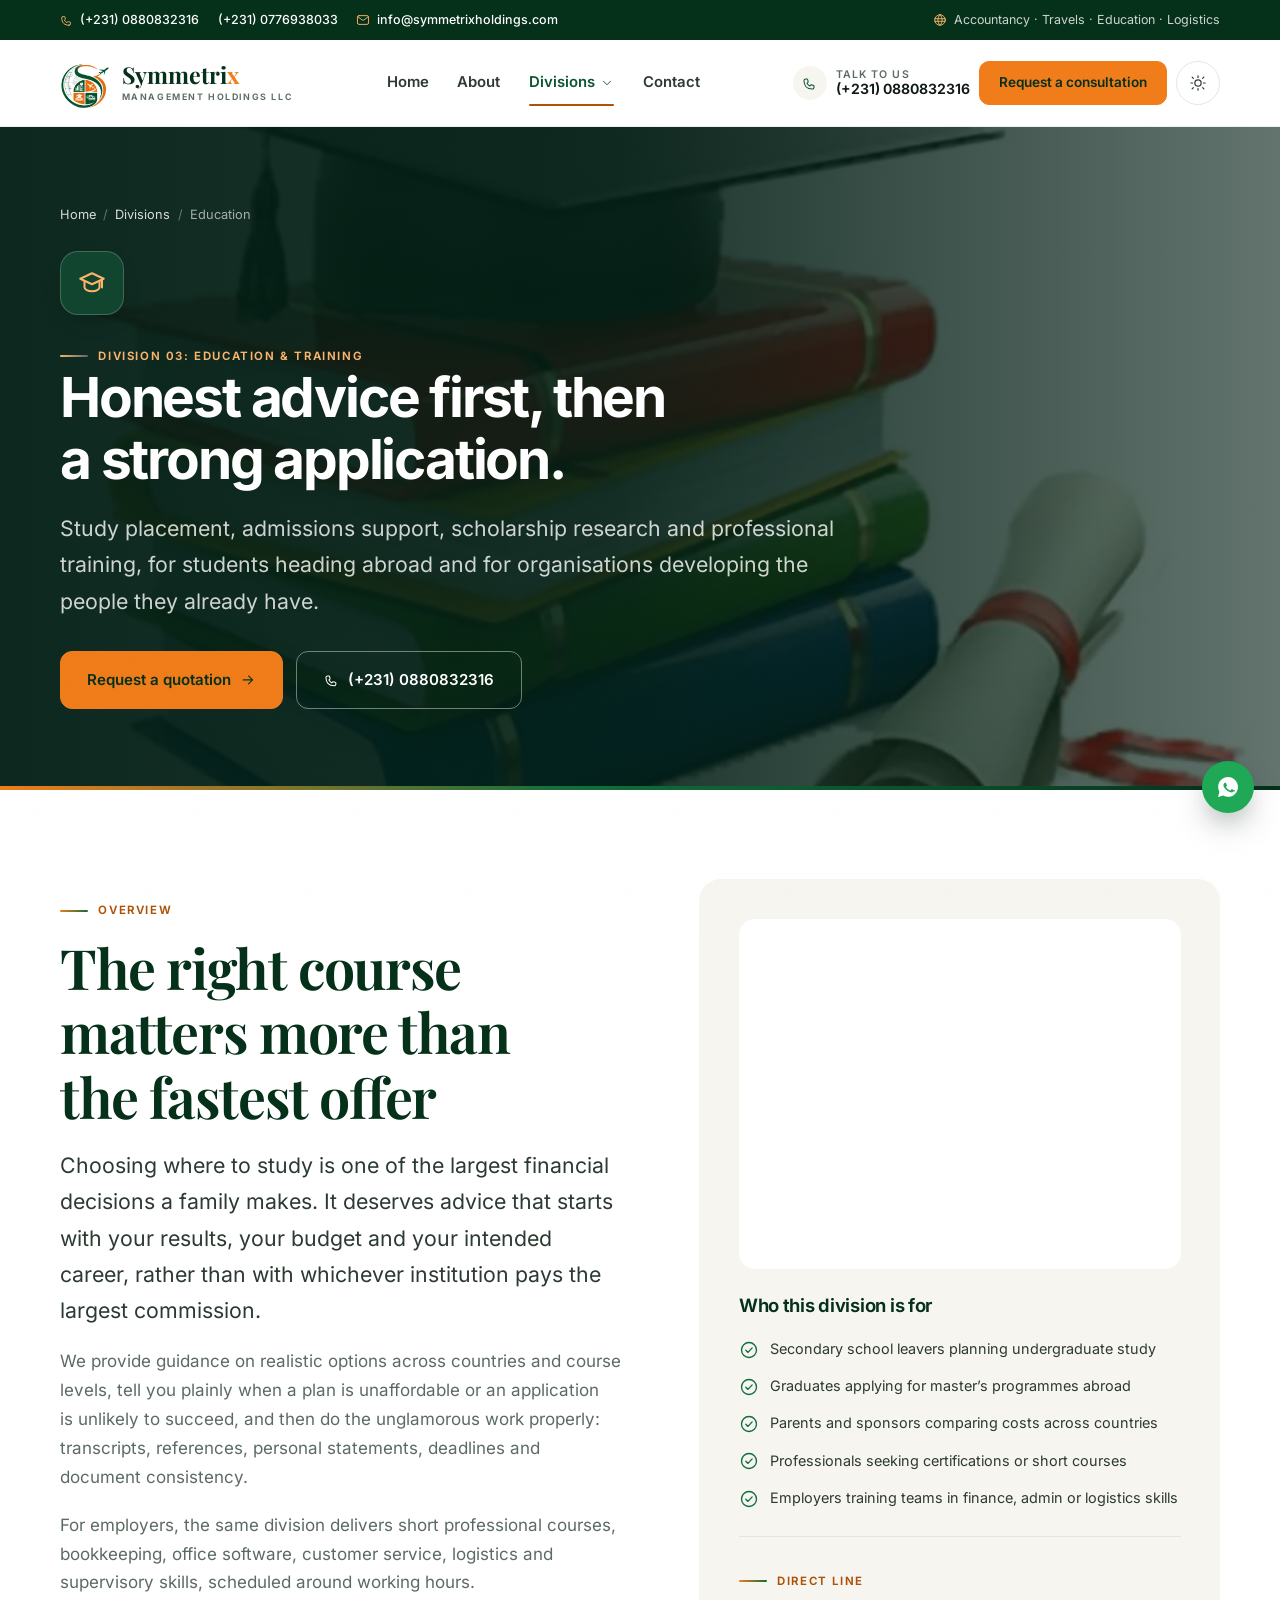
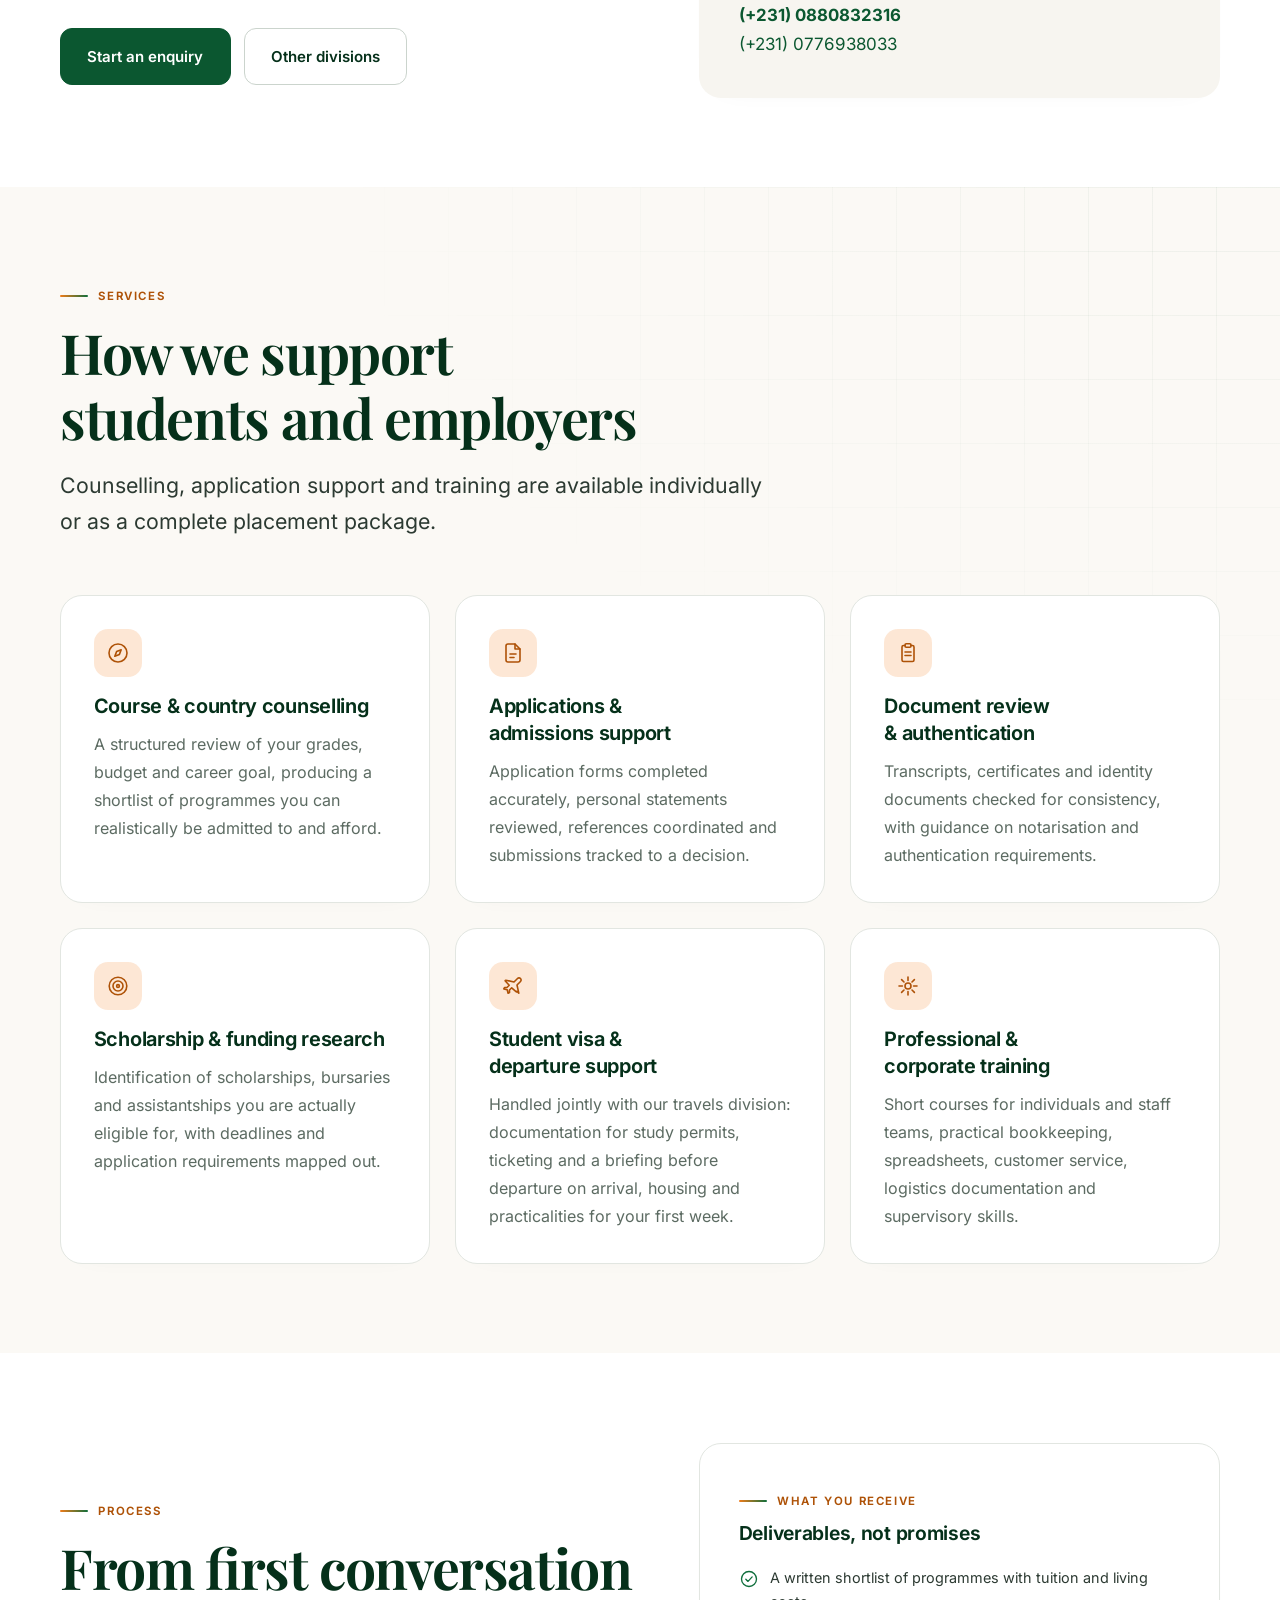
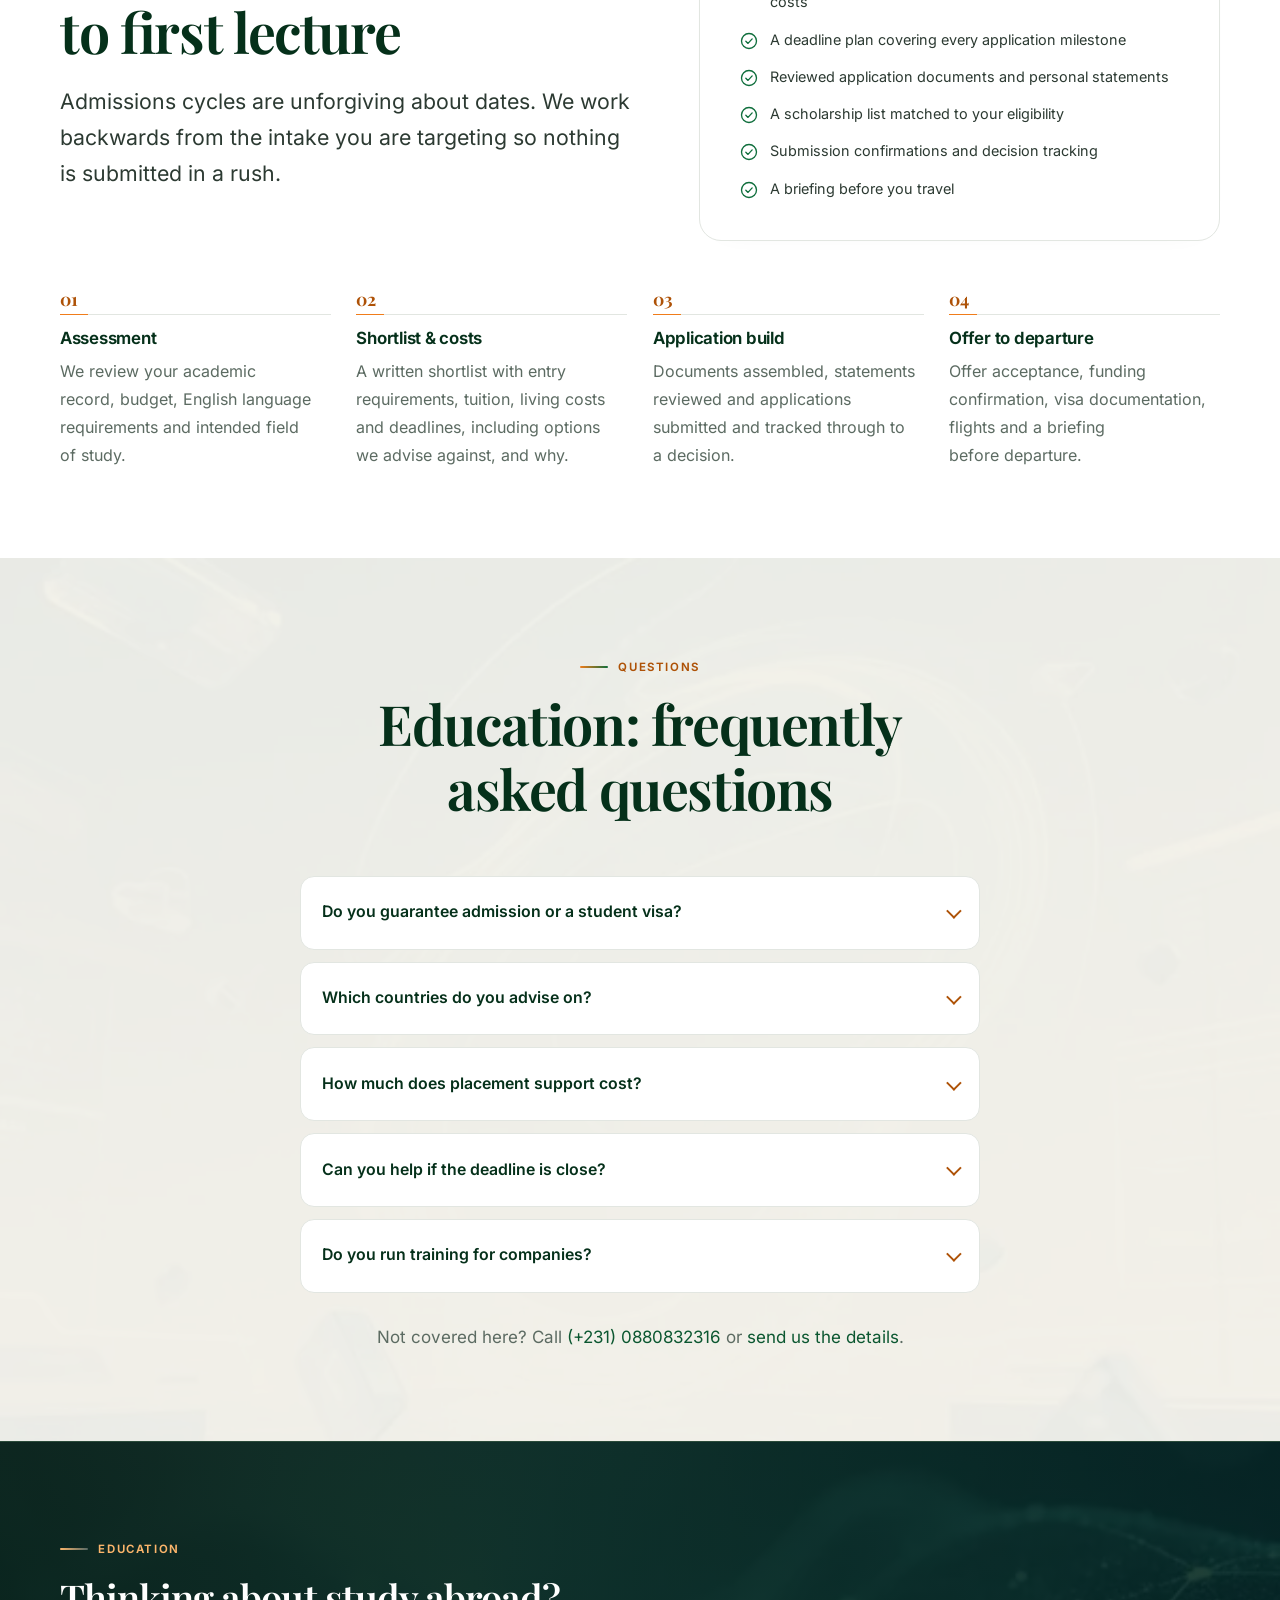
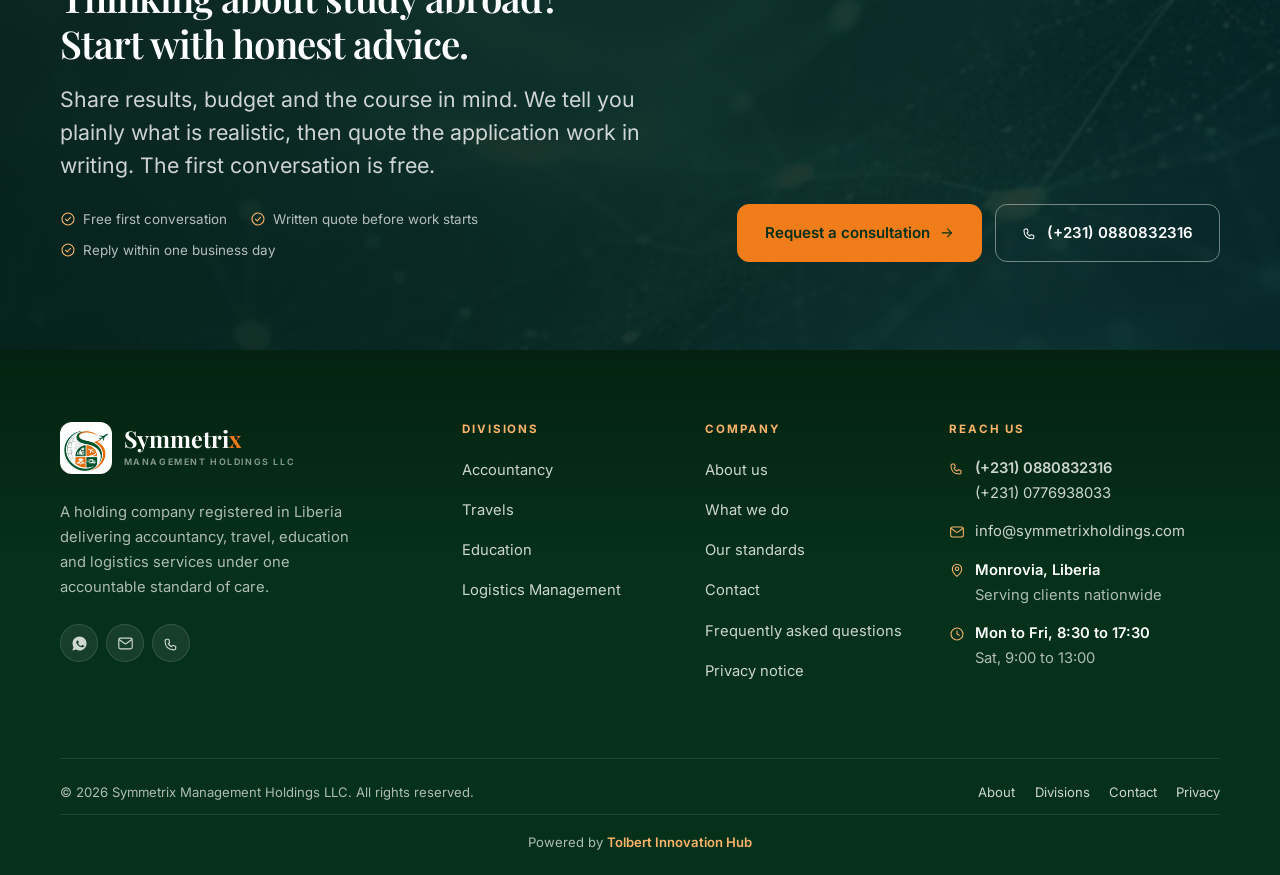
<file: education.html>
<!DOCTYPE html>
<html lang="en">
<head>
<meta charset="utf-8">
<meta name="viewport" content="width=device-width, initial-scale=1">
<title>Education | Symmetrix Management Holdings LLC</title>
<meta name="description" content="Study placement, admissions support, scholarship research and professional training  for students heading abroad and for organisations developing the people they already">
<meta name="theme-color" content="#FBF9F5">
<meta name="color-scheme" content="light">
<link rel="canonical" href="https://symmetrixholdings.com/education">
<meta property="og:type" content="website">
<meta property="og:site_name" content="Symmetrix Management Holdings LLC">
<meta property="og:title" content="Education | Symmetrix Management Holdings LLC">
<meta property="og:description" content="Study placement, admissions support, scholarship research and professional training  for students heading abroad and for organisations developing the people they already">
<meta property="og:url" content="https://symmetrixholdings.com/education">
<meta property="og:image" content="https://symmetrixholdings.com/assets/img/og-image.jpg">
<meta name="twitter:card" content="summary_large_image">
<meta name="twitter:title" content="Education | Symmetrix Management Holdings LLC">
<meta name="twitter:description" content="Study placement, admissions support, scholarship research and professional training  for students heading abroad and for organisations developing the people they already">
<meta name="twitter:image" content="https://symmetrixholdings.com/assets/img/og-image.jpg">
<link rel="icon" href="assets/img/favicon.svg" type="image/svg+xml">
<link rel="icon" href="assets/img/favicon-32.png" sizes="32x32" type="image/png">
<link rel="apple-touch-icon" href="assets/img/apple-touch-icon.png">
<link rel="preload" as="font" type="font/woff2" href="assets/fonts/inter-latin.woff2" crossorigin>
<link rel="preload" as="font" type="font/woff2" href="assets/fonts/playfair-latin.woff2" crossorigin>
<link rel="stylesheet" href="assets/css/styles.css?v=20261018-footer-credit">
<script>
(function () {
  var r = document.documentElement;
  r.classList.add("js");
  try {
    var t = localStorage.getItem("sx-theme");
    if (t === "light" || t === "dark") r.setAttribute("data-theme", t);
  } catch (e) {}
})();
</script>
<script type="application/ld+json">
{
  "@context": "https://schema.org",
  "@type": "Service",
  "name": "Education",
  "serviceType": "Education",
  "url": "https://symmetrixholdings.com/education",
  "areaServed": { "@type": "Country", "name": "Liberia" },
  "provider": { "@type": "Organization", "name": "Symmetrix Management Holdings LLC", "@id": "https://symmetrixholdings.com/#organization" }
}
</script>
<script type="application/ld+json">
{
  "@context": "https://schema.org",
  "@type": "FAQPage",
  "mainEntity": [
    { "@type": "Question", "name": "Do you guarantee admission or a student visa?", "acceptedAnswer": { "@type": "Answer", "text": "No. The institution decides on admission, and the immigration authority decides on visa approval. Any agent guaranteeing either outcome is misleading you. Our work is to make your application as strong, complete and consistent as the facts allow." } },
    { "@type": "Question", "name": "Which countries do you advise on?", "acceptedAnswer": { "@type": "Answer", "text": "We advise on the destinations that are realistic for Liberian applicants given costs, entry requirements and visa requirements, and we are explicit about which are competitive for your profile. Where a destination is a poor fit, we say so rather than take the fee." } },
    { "@type": "Question", "name": "How much does placement support cost?", "acceptedAnswer": { "@type": "Answer", "text": "Counselling and application support are quoted in writing before we begin, and separately from any external charges such as application fees, tests, authentication or tuition deposits. You will always know which payments come to us and which do not." } },
    { "@type": "Question", "name": "Can you help if the deadline is close?", "acceptedAnswer": { "@type": "Answer", "text": "Sometimes. It depends on the intake and how complete your documents are. We will tell you honestly whether the deadline is achievable or whether targeting the next intake gives you a materially better application." } },
    { "@type": "Question", "name": "Do you run training for companies?", "acceptedAnswer": { "@type": "Answer", "text": "Yes. Short courses can be delivered for a team, scheduled around working hours, and tailored to the systems your staff actually use." } }
  ]
}
</script>
<script type="application/ld+json">
{
  "@context": "https://schema.org",
  "@type": "BreadcrumbList",
  "itemListElement": [
    { "@type": "ListItem", "position": 1, "name": "Home", "item": "https://symmetrixholdings.com/" },
    { "@type": "ListItem", "position": 2, "name": "Divisions", "item": "https://symmetrixholdings.com/divisions" },
    { "@type": "ListItem", "position": 3, "name": "Education", "item": "https://symmetrixholdings.com/education" }
  ]
}
</script>
</head>
<body class="page-education">
<a class="skip-link" href="#main">Skip to main content</a>
<div class="topbar">
    <div class="wrap">
      <ul class="topbar-list">
        <li><svg width="24" height="24" viewBox="0 0 24 24" fill="none" stroke="currentColor" stroke-width="1.6" stroke-linecap="round" stroke-linejoin="round" aria-hidden="true" focusable="false"><path d="M15.5 21C7.5 21 3 16.5 3 8.5a2.5 2.5 0 0 1 2.5-2.5h1.8c.6 0 1.1.4 1.2 1l.7 3c.1.5-.1 1-.5 1.3l-1.2.9a11 11 0 0 0 4.3 4.3l.9-1.2c.3-.4.8-.6 1.3-.5l3 .7c.6.1 1 .6 1 1.2v1.8A2.5 2.5 0 0 1 15.5 21Z"/></svg><a href="tel:+231880832316">(+231) 0880832316</a></li>
        <li><a href="tel:+231776938033">(+231) 0776938033</a></li>
        <li class="topbar-tag"><svg width="24" height="24" viewBox="0 0 24 24" fill="none" stroke="currentColor" stroke-width="1.6" stroke-linecap="round" stroke-linejoin="round" aria-hidden="true" focusable="false"><rect x="2.5" y="4.5" width="19" height="15" rx="2.5"/><path d="m3.5 6.8 7.3 5.3c.7.5 1.7.5 2.4 0l7.3-5.3"/></svg><a href="mailto:info@symmetrixholdings.com">info@symmetrixholdings.com</a></li>
      </ul>
      <p class="topbar-tag"><svg width="24" height="24" viewBox="0 0 24 24" fill="none" stroke="currentColor" stroke-width="1.6" stroke-linecap="round" stroke-linejoin="round" aria-hidden="true" focusable="false"><circle cx="12" cy="12" r="9"/><path d="M3.2 9.8h17.6M3.2 14.2h17.6"/><path d="M12 3c2.4 2.5 3.6 5.5 3.6 9S14.4 18.5 12 21c-2.4-2.5-3.6-5.5-3.6-9S9.6 5.5 12 3Z"/></svg><span>Accountancy &middot; Travels &middot; Education &middot; Logistics</span></p>
  </div>
</div>
<header class="site-header">
  <div class="wrap">
    <nav class="nav" aria-label="Primary">
      <a class="brand" href="/" aria-label="Symmetrix Management Holdings LLC home"><img class="brand-mark" src="assets/img/symmetrix-mark.png" alt="" width="176" height="176" loading="eager" decoding="async"><span class="brand-text"><span class="brand-name">Symmetri<b>x</b></span><span class="brand-sub">Management Holdings LLC</span></span></a>
      <ul class="nav-main" role="list"><li><a class="nav-link" href="/">Home</a></li><li><a class="nav-link" href="/about">About</a></li><li class="has-dropdown"><a class="nav-link is-active" href="/divisions" aria-expanded="false">Divisions <svg class="caret" width="24" height="24" viewBox="0 0 24 24" fill="none" stroke="currentColor" stroke-width="1.6" stroke-linecap="round" stroke-linejoin="round" aria-hidden="true" focusable="false"><path d="m6 9 6 6 6-6"/></svg></a><ul class="dropdown" role="list"><li><a class="dropdown-item" href="/accountancy"><span class="ico ico--green"><svg width="24" height="24" viewBox="0 0 24 24" fill="none" stroke="currentColor" stroke-width="1.6" stroke-linecap="round" stroke-linejoin="round" aria-hidden="true" focusable="false"><path d="M7 3h10a2 2 0 0 1 2 2v14a2 2 0 0 1-2 2H7a2 2 0 0 1-2-2V5a2 2 0 0 1 2-2Z"/><path d="M8.5 7h7v3h-7z"/><path d="M9 14h.01M12 14h.01M15 14h.01M9 17.5h.01M12 17.5h.01M15 17.5h.01"/></svg></span><span><strong>Accountancy</strong><span>Books prepared for audit, tax filings and financial reporting that stand up to scrutiny.</span></span></a></li><li><a class="dropdown-item" href="/travels"><span class="ico ico--orange"><svg width="24" height="24" viewBox="0 0 24 24" fill="none" stroke="currentColor" stroke-width="1.6" stroke-linecap="round" stroke-linejoin="round" aria-hidden="true" focusable="false"><path d="M17.8 19.2 16 11l3.5-3.5a2.1 2.1 0 1 0-3-3L13 8 4.8 6.2a.5.5 0 0 0-.5.8l3.9 4.3-2.2 2.2H3.5l-.7 1.4 3.4.9.9 3.4 1.4-.7v-2.5l2.2-2.2 4.3 3.9a.5.5 0 0 0 .8-.5Z"/></svg></span><span><strong>Travels</strong><span>Ticketing, visa documentation and corporate travel managed end to end.</span></span></a></li><li><a class="dropdown-item" href="/education"><span class="ico ico--orange"><svg width="24" height="24" viewBox="0 0 24 24" fill="none" stroke="currentColor" stroke-width="1.6" stroke-linecap="round" stroke-linejoin="round" aria-hidden="true" focusable="false"><path d="M21.4 8.6 12 4.2 2.6 8.6 12 13l9.4-4.4Z"/><path d="M6 10.5v4.9c0 1.8 2.7 3.2 6 3.2s6-1.4 6-3.2v-4.9"/><path d="M20 10v5.5"/></svg></span><span><strong>Education</strong><span>Study placement, admissions support and professional training pathways.</span></span></a></li><li><a class="dropdown-item" href="/logistics"><span class="ico ico--green"><svg width="24" height="24" viewBox="0 0 24 24" fill="none" stroke="currentColor" stroke-width="1.6" stroke-linecap="round" stroke-linejoin="round" aria-hidden="true" focusable="false"><path d="M2 7.5A1.5 1.5 0 0 1 3.5 6h9A1.5 1.5 0 0 1 14 7.5V16H2V7.5Z"/><path d="M14 10h3.6c.5 0 1 .2 1.2.6l2 3c.1.3.2.6.2.9V16h-7v-6Z"/><circle cx="6" cy="18" r="2"/><circle cx="17" cy="18" r="2"/><path d="M8 18h7"/></svg></span><span><strong>Logistics Management</strong><span>Freight forwarding, customs clearance and final delivery you can track.</span></span></a></li></ul></li><li><a class="nav-link" href="/contact">Contact</a></li></ul>
      <div class="nav-actions">
        <a class="nav-phone" href="tel:+231880832316">
          <span class="pill"><svg width="24" height="24" viewBox="0 0 24 24" fill="none" stroke="currentColor" stroke-width="1.6" stroke-linecap="round" stroke-linejoin="round" aria-hidden="true" focusable="false"><path d="M15.5 21C7.5 21 3 16.5 3 8.5a2.5 2.5 0 0 1 2.5-2.5h1.8c.6 0 1.1.4 1.2 1l.7 3c.1.5-.1 1-.5 1.3l-1.2.9a11 11 0 0 0 4.3 4.3l.9-1.2c.3-.4.8-.6 1.3-.5l3 .7c.6.1 1 .6 1 1.2v1.8A2.5 2.5 0 0 1 15.5 21Z"/></svg></span>
          <span><em>Talk to us</em><strong>(+231) 0880832316</strong></span>
        </a>
        <a class="btn btn--accent btn--sm" href="/contact">Request a consultation</a>
        <button class="theme-toggle" type="button" aria-label="Switch colour theme" aria-pressed="false" data-theme-toggle><svg class="i-sun" width="24" height="24" viewBox="0 0 24 24" fill="none" stroke="currentColor" stroke-width="1.6" stroke-linecap="round" stroke-linejoin="round" aria-hidden="true" focusable="false"><circle cx="12" cy="12" r="4.2"/><path d="M12 2.5v2.2M12 19.3v2.2M4.2 4.2l1.6 1.6M18.2 18.2l1.6 1.6M2.5 12h2.2M19.3 12h2.2M4.2 19.8l1.6-1.6M18.2 5.8l1.6-1.6"/></svg><svg class="i-moon" width="24" height="24" viewBox="0 0 24 24" fill="none" stroke="currentColor" stroke-width="1.6" stroke-linecap="round" stroke-linejoin="round" aria-hidden="true" focusable="false"><path d="M20.5 14.3A8.5 8.5 0 1 1 9.7 3.5a6.8 6.8 0 0 0 10.8 10.8Z"/></svg></button>
      </div>
      <span class="theme-toggle-mobile"><button class="theme-toggle" type="button" aria-label="Switch colour theme" aria-pressed="false" data-theme-toggle><svg class="i-sun" width="24" height="24" viewBox="0 0 24 24" fill="none" stroke="currentColor" stroke-width="1.6" stroke-linecap="round" stroke-linejoin="round" aria-hidden="true" focusable="false"><circle cx="12" cy="12" r="4.2"/><path d="M12 2.5v2.2M12 19.3v2.2M4.2 4.2l1.6 1.6M18.2 18.2l1.6 1.6M2.5 12h2.2M19.3 12h2.2M4.2 19.8l1.6-1.6M18.2 5.8l1.6-1.6"/></svg><svg class="i-moon" width="24" height="24" viewBox="0 0 24 24" fill="none" stroke="currentColor" stroke-width="1.6" stroke-linecap="round" stroke-linejoin="round" aria-hidden="true" focusable="false"><path d="M20.5 14.3A8.5 8.5 0 1 1 9.7 3.5a6.8 6.8 0 0 0 10.8 10.8Z"/></svg></button></span>
      <button class="nav-toggle" type="button" aria-expanded="false" aria-controls="drawer" aria-label="Open menu">
        <i></i><i></i><i></i>
      </button>
    </nav>
  </div>
</header>
<div class="drawer" id="drawer" aria-hidden="true">
  <div class="drawer-scrim"></div>
  <div class="drawer-panel" role="dialog" aria-modal="true" aria-label="Site menu">
    <div class="drawer-top">
      <a class="brand" href="/" aria-label="Symmetrix Management Holdings LLC home"><img class="brand-mark" src="assets/img/symmetrix-mark.png" alt="" width="176" height="176" loading="eager" decoding="async"><span class="brand-text"><span class="brand-name">Symmetri<b>x</b></span><span class="brand-sub">Management Holdings LLC</span></span></a>
      <button class="drawer-close" type="button" aria-label="Close menu"><svg width="24" height="24" viewBox="0 0 24 24" fill="none" stroke="currentColor" stroke-width="1.6" stroke-linecap="round" stroke-linejoin="round" aria-hidden="true" focusable="false"><path d="M6 6l12 12M18 6 6 18"/></svg></button>
    </div>
    <nav class="drawer-nav" aria-label="Mobile">
      <a href="/">Home <svg width="24" height="24" viewBox="0 0 24 24" fill="none" stroke="currentColor" stroke-width="1.6" stroke-linecap="round" stroke-linejoin="round" aria-hidden="true" focusable="false"><path d="M5 12h14"/><path d="m13 6 6 6-6 6"/></svg></a>
      <a href="/about">About us <svg width="24" height="24" viewBox="0 0 24 24" fill="none" stroke="currentColor" stroke-width="1.6" stroke-linecap="round" stroke-linejoin="round" aria-hidden="true" focusable="false"><path d="M5 12h14"/><path d="m13 6 6 6-6 6"/></svg></a>
      <span class="drawer-group-label">Our divisions</span>
      <a href="/divisions">All divisions <svg width="24" height="24" viewBox="0 0 24 24" fill="none" stroke="currentColor" stroke-width="1.6" stroke-linecap="round" stroke-linejoin="round" aria-hidden="true" focusable="false"><path d="M5 12h14"/><path d="m13 6 6 6-6 6"/></svg></a>
      <a class="is-sub" href="/accountancy">Accountancy <svg width="24" height="24" viewBox="0 0 24 24" fill="none" stroke="currentColor" stroke-width="1.6" stroke-linecap="round" stroke-linejoin="round" aria-hidden="true" focusable="false"><path d="M5 12h14"/><path d="m13 6 6 6-6 6"/></svg></a><a class="is-sub" href="/travels">Travels <svg width="24" height="24" viewBox="0 0 24 24" fill="none" stroke="currentColor" stroke-width="1.6" stroke-linecap="round" stroke-linejoin="round" aria-hidden="true" focusable="false"><path d="M5 12h14"/><path d="m13 6 6 6-6 6"/></svg></a><a class="is-sub" href="/education">Education <svg width="24" height="24" viewBox="0 0 24 24" fill="none" stroke="currentColor" stroke-width="1.6" stroke-linecap="round" stroke-linejoin="round" aria-hidden="true" focusable="false"><path d="M5 12h14"/><path d="m13 6 6 6-6 6"/></svg></a><a class="is-sub" href="/logistics">Logistics Management <svg width="24" height="24" viewBox="0 0 24 24" fill="none" stroke="currentColor" stroke-width="1.6" stroke-linecap="round" stroke-linejoin="round" aria-hidden="true" focusable="false"><path d="M5 12h14"/><path d="m13 6 6 6-6 6"/></svg></a>
      <span class="drawer-group-label">Get in touch</span>
      <a href="/contact">Contact <svg width="24" height="24" viewBox="0 0 24 24" fill="none" stroke="currentColor" stroke-width="1.6" stroke-linecap="round" stroke-linejoin="round" aria-hidden="true" focusable="false"><path d="M5 12h14"/><path d="m13 6 6 6-6 6"/></svg></a>
    </nav>
    <div class="drawer-contact">
      <a href="tel:+231880832316"><svg width="24" height="24" viewBox="0 0 24 24" fill="none" stroke="currentColor" stroke-width="1.6" stroke-linecap="round" stroke-linejoin="round" aria-hidden="true" focusable="false"><path d="M15.5 21C7.5 21 3 16.5 3 8.5a2.5 2.5 0 0 1 2.5-2.5h1.8c.6 0 1.1.4 1.2 1l.7 3c.1.5-.1 1-.5 1.3l-1.2.9a11 11 0 0 0 4.3 4.3l.9-1.2c.3-.4.8-.6 1.3-.5l3 .7c.6.1 1 .6 1 1.2v1.8A2.5 2.5 0 0 1 15.5 21Z"/></svg>(+231) 0880832316</a>
      <a href="tel:+231776938033"><svg width="24" height="24" viewBox="0 0 24 24" fill="none" stroke="currentColor" stroke-width="1.6" stroke-linecap="round" stroke-linejoin="round" aria-hidden="true" focusable="false"><path d="M15.5 21C7.5 21 3 16.5 3 8.5a2.5 2.5 0 0 1 2.5-2.5h1.8c.6 0 1.1.4 1.2 1l.7 3c.1.5-.1 1-.5 1.3l-1.2.9a11 11 0 0 0 4.3 4.3l.9-1.2c.3-.4.8-.6 1.3-.5l3 .7c.6.1 1 .6 1 1.2v1.8A2.5 2.5 0 0 1 15.5 21Z"/></svg>(+231) 0776938033</a>
      <a href="mailto:info@symmetrixholdings.com"><svg width="24" height="24" viewBox="0 0 24 24" fill="none" stroke="currentColor" stroke-width="1.6" stroke-linecap="round" stroke-linejoin="round" aria-hidden="true" focusable="false"><rect x="2.5" y="4.5" width="19" height="15" rx="2.5"/><path d="m3.5 6.8 7.3 5.3c.7.5 1.7.5 2.4 0l7.3-5.3"/></svg>info@symmetrixholdings.com</a>
      <a class="btn btn--accent" href="/contact">Request a consultation</a>
    </div>
  </div>
</div>
<main id="main">

<section class="page-hero" style="--pos: 53% 28%">
  <div class="wrap">
    <nav aria-label="Breadcrumb">
      <ol class="crumbs" role="list">
        <li><a href="/">Home</a></li>
        <li><a href="/divisions">Divisions</a></li>
        <li aria-current="page">Education</li>
      </ol>
    </nav>
    <span class="page-hero-icon"><svg width="24" height="24" viewBox="0 0 24 24" fill="none" stroke="currentColor" stroke-width="1.6" stroke-linecap="round" stroke-linejoin="round" aria-hidden="true" focusable="false"><path d="M21.4 8.6 12 4.2 2.6 8.6 12 13l9.4-4.4Z"/><path d="M6 10.5v4.9c0 1.8 2.7 3.2 6 3.2s6-1.4 6-3.2v-4.9"/><path d="M20 10v5.5"/></svg></span>
    <p class="eyebrow is-light">Division 03: Education &amp; training</p>
    <h1>Honest advice first, then a strong application.</h1>
    <p class="lede">Study placement, admissions support, scholarship research and professional training, for students heading abroad and for organisations developing the people they already have.</p>
    <div class="btn-row">
      <a class="btn btn--accent" href="/contact">Request a quotation <svg width="24" height="24" viewBox="0 0 24 24" fill="none" stroke="currentColor" stroke-width="1.6" stroke-linecap="round" stroke-linejoin="round" aria-hidden="true" focusable="false"><path d="M5 12h14"/><path d="m13 6 6 6-6 6"/></svg></a>
      <a class="btn btn--outline-light" href="tel:+231880832316"><svg width="24" height="24" viewBox="0 0 24 24" fill="none" stroke="currentColor" stroke-width="1.6" stroke-linecap="round" stroke-linejoin="round" aria-hidden="true" focusable="false"><path d="M15.5 21C7.5 21 3 16.5 3 8.5a2.5 2.5 0 0 1 2.5-2.5h1.8c.6 0 1.1.4 1.2 1l.7 3c.1.5-.1 1-.5 1.3l-1.2.9a11 11 0 0 0 4.3 4.3l.9-1.2c.3-.4.8-.6 1.3-.5l3 .7c.6.1 1 .6 1 1.2v1.8A2.5 2.5 0 0 1 15.5 21Z"/></svg> (+231) 0880832316</a>
    </div>
  </div>
</section>
<section class="section">
  <div class="wrap split">
    <div class="reveal">
      <p class="eyebrow">Overview</p>
      <h2>The right course matters more than the fastest offer</h2>
      <p class="lede mt-2">Choosing where to study is one of the largest financial decisions a family makes. It deserves advice that starts with your results, your budget and your intended career, rather than with whichever institution pays the largest commission.</p>
      <p class="mt-2 muted">We provide guidance on realistic options across countries and course levels, tell you plainly when a plan is unaffordable or an application is unlikely to succeed, and then do the unglamorous work properly: transcripts, references, personal statements, deadlines and document consistency.</p>
      <p class="mt-2 muted">For employers, the same division delivers short professional courses, bookkeeping, office software, customer service, logistics and supervisory skills, scheduled around working hours.</p>
      <div class="btn-row mt-3">
        <a class="btn" href="/contact">Start an enquiry</a>
        <a class="btn btn--ghost" href="/divisions">Other divisions</a>
      </div>
    </div>
    <div class="panel panel--soft reveal" data-delay="1">
      <img class="service-overview-image" src="assets/img/services/education-pathways-small.webp" srcset="assets/img/services/education-pathways-small.webp 600w, assets/img/services/education-pathways.webp 1200w" sizes="(min-width: 900px) 45vw, 100vw" alt="Books, a graduation cap and a diploma." width="1200" height="933" loading="lazy" decoding="async">
      <h3 style="font-size:1.15rem">Who this division is for</h3>
      <ul class="checklist checklist--tight mt-2" role="list"><li><svg width="24" height="24" viewBox="0 0 24 24" fill="none" stroke="currentColor" stroke-width="1.6" stroke-linecap="round" stroke-linejoin="round" aria-hidden="true" focusable="false"><circle cx="12" cy="12" r="9"/><path d="m8.2 12.3 2.6 2.6 5-5.4"/></svg><span>Secondary school leavers planning undergraduate study</span></li><li><svg width="24" height="24" viewBox="0 0 24 24" fill="none" stroke="currentColor" stroke-width="1.6" stroke-linecap="round" stroke-linejoin="round" aria-hidden="true" focusable="false"><circle cx="12" cy="12" r="9"/><path d="m8.2 12.3 2.6 2.6 5-5.4"/></svg><span>Graduates applying for master&rsquo;s programmes abroad</span></li><li><svg width="24" height="24" viewBox="0 0 24 24" fill="none" stroke="currentColor" stroke-width="1.6" stroke-linecap="round" stroke-linejoin="round" aria-hidden="true" focusable="false"><circle cx="12" cy="12" r="9"/><path d="m8.2 12.3 2.6 2.6 5-5.4"/></svg><span>Parents and sponsors comparing costs across countries</span></li><li><svg width="24" height="24" viewBox="0 0 24 24" fill="none" stroke="currentColor" stroke-width="1.6" stroke-linecap="round" stroke-linejoin="round" aria-hidden="true" focusable="false"><circle cx="12" cy="12" r="9"/><path d="m8.2 12.3 2.6 2.6 5-5.4"/></svg><span>Professionals seeking certifications or short courses</span></li><li><svg width="24" height="24" viewBox="0 0 24 24" fill="none" stroke="currentColor" stroke-width="1.6" stroke-linecap="round" stroke-linejoin="round" aria-hidden="true" focusable="false"><circle cx="12" cy="12" r="9"/><path d="m8.2 12.3 2.6 2.6 5-5.4"/></svg><span>Employers training teams in finance, admin or logistics skills</span></li></ul>
      <hr class="divider" style="margin:1.6rem 0">
      <p class="eyebrow">Direct line</p>
      <p class="mt-1"><a href="tel:+231880832316" style="font-weight:700;font-size:1.05rem">(+231) 0880832316</a><br><a href="tel:+231776938033">(+231) 0776938033</a></p>
    </div>
  </div>
</section>

<section class="section section--alt">
  <div class="wrap">
    <div class="section-head reveal">
      <p class="eyebrow">Services</p>
      <h2>How we support students and employers</h2>
      <p class="lede">Counselling, application support and training are available individually or as a complete placement package.</p>
    </div>
    <div class="grid grid-3">
      <article class="card card--hover reveal">
        <span class="ico ico--orange-soft" style="width:48px;height:48px;border-radius:14px;margin-bottom:1rem"><svg width="24" height="24" viewBox="0 0 24 24" fill="none" stroke="currentColor" stroke-width="1.6" stroke-linecap="round" stroke-linejoin="round" aria-hidden="true" focusable="false"><circle cx="12" cy="12" r="9"/><path d="m15.2 8.8-1.8 4.6-4.6 1.8 1.8-4.6 4.6-1.8Z"/></svg></span>
        <h3>Course &amp; country counselling</h3>
        <p>A structured review of your grades, budget and career goal, producing a shortlist of programmes you can realistically be admitted to and afford.</p>
      </article>
      <article class="card card--hover reveal" data-delay="1">
        <span class="ico ico--orange-soft" style="width:48px;height:48px;border-radius:14px;margin-bottom:1rem"><svg width="24" height="24" viewBox="0 0 24 24" fill="none" stroke="currentColor" stroke-width="1.6" stroke-linecap="round" stroke-linejoin="round" aria-hidden="true" focusable="false"><path d="M14 3H7a2 2 0 0 0-2 2v14a2 2 0 0 0 2 2h10a2 2 0 0 0 2-2V8l-5-5Z"/><path d="M14 3v5h5"/><path d="M9 13h6M9 16.5h4"/></svg></span>
        <h3>Applications &amp; admissions support</h3>
        <p>Application forms completed accurately, personal statements reviewed, references coordinated and submissions tracked to a decision.</p>
      </article>
      <article class="card card--hover reveal" data-delay="2">
        <span class="ico ico--orange-soft" style="width:48px;height:48px;border-radius:14px;margin-bottom:1rem"><svg width="24" height="24" viewBox="0 0 24 24" fill="none" stroke="currentColor" stroke-width="1.6" stroke-linecap="round" stroke-linejoin="round" aria-hidden="true" focusable="false"><path d="M9 4.5H7.5A1.5 1.5 0 0 0 6 6v13a1.5 1.5 0 0 0 1.5 1.5h9A1.5 1.5 0 0 0 18 19V6a1.5 1.5 0 0 0-1.5-1.5H15"/><rect x="9" y="2.8" width="6" height="3.4" rx="1.2"/><path d="M9 11h6M9 14.5h6"/></svg></span>
        <h3>Document review &amp; authentication</h3>
        <p>Transcripts, certificates and identity documents checked for consistency, with guidance on notarisation and authentication requirements.</p>
      </article>
      <article class="card card--hover reveal" data-delay="3">
        <span class="ico ico--orange-soft" style="width:48px;height:48px;border-radius:14px;margin-bottom:1rem"><svg width="24" height="24" viewBox="0 0 24 24" fill="none" stroke="currentColor" stroke-width="1.6" stroke-linecap="round" stroke-linejoin="round" aria-hidden="true" focusable="false"><circle cx="12" cy="12" r="8.8"/><circle cx="12" cy="12" r="5"/><circle cx="12" cy="12" r="1.4"/></svg></span>
        <h3>Scholarship &amp; funding research</h3>
        <p>Identification of scholarships, bursaries and assistantships you are actually eligible for, with deadlines and application requirements mapped out.</p>
      </article>
      <article class="card card--hover reveal">
        <span class="ico ico--orange-soft" style="width:48px;height:48px;border-radius:14px;margin-bottom:1rem"><svg width="24" height="24" viewBox="0 0 24 24" fill="none" stroke="currentColor" stroke-width="1.6" stroke-linecap="round" stroke-linejoin="round" aria-hidden="true" focusable="false"><path d="M17.8 19.2 16 11l3.5-3.5a2.1 2.1 0 1 0-3-3L13 8 4.8 6.2a.5.5 0 0 0-.5.8l3.9 4.3-2.2 2.2H3.5l-.7 1.4 3.4.9.9 3.4 1.4-.7v-2.5l2.2-2.2 4.3 3.9a.5.5 0 0 0 .8-.5Z"/></svg></span>
        <h3>Student visa &amp; departure support</h3>
        <p>Handled jointly with our travels division: documentation for study permits, ticketing and a briefing before departure on arrival, housing and practicalities for your first week.</p>
      </article>
      <article class="card card--hover reveal" data-delay="1">
        <span class="ico ico--orange-soft" style="width:48px;height:48px;border-radius:14px;margin-bottom:1rem"><svg width="24" height="24" viewBox="0 0 24 24" fill="none" stroke="currentColor" stroke-width="1.6" stroke-linecap="round" stroke-linejoin="round" aria-hidden="true" focusable="false"><path d="M12 3v3.4M12 17.6V21M3 12h3.4M17.6 12H21"/><path d="m5.6 5.6 2.4 2.4M16 16l2.4 2.4M18.4 5.6 16 8M8 16l-2.4 2.4"/><circle cx="12" cy="12" r="3"/></svg></span>
        <h3>Professional &amp; corporate training</h3>
        <p>Short courses for individuals and staff teams, practical bookkeeping, spreadsheets, customer service, logistics documentation and supervisory skills.</p>
      </article></div>
  </div>
</section>

<section class="section">
  <div class="wrap split is-reverse">
    <div class="reveal" data-delay="1">
      <div class="panel">
        <p class="eyebrow">What you receive</p>
        <h3 class="mt-1" style="font-size:1.2rem">Deliverables, not promises</h3>
        <ul class="checklist checklist--tight mt-2" role="list"><li><svg width="24" height="24" viewBox="0 0 24 24" fill="none" stroke="currentColor" stroke-width="1.6" stroke-linecap="round" stroke-linejoin="round" aria-hidden="true" focusable="false"><circle cx="12" cy="12" r="9"/><path d="m8.2 12.3 2.6 2.6 5-5.4"/></svg><span>A written shortlist of programmes with tuition and living costs</span></li><li><svg width="24" height="24" viewBox="0 0 24 24" fill="none" stroke="currentColor" stroke-width="1.6" stroke-linecap="round" stroke-linejoin="round" aria-hidden="true" focusable="false"><circle cx="12" cy="12" r="9"/><path d="m8.2 12.3 2.6 2.6 5-5.4"/></svg><span>A deadline plan covering every application milestone</span></li><li><svg width="24" height="24" viewBox="0 0 24 24" fill="none" stroke="currentColor" stroke-width="1.6" stroke-linecap="round" stroke-linejoin="round" aria-hidden="true" focusable="false"><circle cx="12" cy="12" r="9"/><path d="m8.2 12.3 2.6 2.6 5-5.4"/></svg><span>Reviewed application documents and personal statements</span></li><li><svg width="24" height="24" viewBox="0 0 24 24" fill="none" stroke="currentColor" stroke-width="1.6" stroke-linecap="round" stroke-linejoin="round" aria-hidden="true" focusable="false"><circle cx="12" cy="12" r="9"/><path d="m8.2 12.3 2.6 2.6 5-5.4"/></svg><span>A scholarship list matched to your eligibility</span></li><li><svg width="24" height="24" viewBox="0 0 24 24" fill="none" stroke="currentColor" stroke-width="1.6" stroke-linecap="round" stroke-linejoin="round" aria-hidden="true" focusable="false"><circle cx="12" cy="12" r="9"/><path d="m8.2 12.3 2.6 2.6 5-5.4"/></svg><span>Submission confirmations and decision tracking</span></li><li><svg width="24" height="24" viewBox="0 0 24 24" fill="none" stroke="currentColor" stroke-width="1.6" stroke-linecap="round" stroke-linejoin="round" aria-hidden="true" focusable="false"><circle cx="12" cy="12" r="9"/><path d="m8.2 12.3 2.6 2.6 5-5.4"/></svg><span>A briefing before you travel</span></li></ul>
      </div>
    </div>
    <div class="reveal">
      <p class="eyebrow">Process</p>
      <h2>From first conversation to first lecture</h2>
      <p class="lede mt-2">Admissions cycles are unforgiving about dates. We work backwards from the intake you are targeting so nothing is submitted in a rush.</p>
    </div>
  </div>
  <div class="wrap mt-4">
    <div class="steps reveal"><div class="step"><h4>Assessment</h4><p>We review your academic record, budget, English language requirements and intended field of study.</p></div><div class="step"><h4>Shortlist &amp; costs</h4><p>A written shortlist with entry requirements, tuition, living costs and deadlines, including options we advise against, and why.</p></div><div class="step"><h4>Application build</h4><p>Documents assembled, statements reviewed and applications submitted and tracked through to a decision.</p></div><div class="step"><h4>Offer to departure</h4><p>Offer acceptance, funding confirmation, visa documentation, flights and a briefing before departure.</p></div></div>
  </div>
</section>

<section class="section section--sand">
  <div class="wrap wrap-narrow">
    <div class="section-head is-center reveal">
      <p class="eyebrow">Questions</p>
      <h2>Education: frequently asked questions</h2>
    </div>
    <div class="accordion">
      <details class="acc-item reveal">
        <summary>Do you guarantee admission or a student visa?</summary>
        <div class="acc-body"><p>No. The institution decides on admission, and the immigration authority decides on visa approval. Any agent guaranteeing either outcome is misleading you. Our work is to make your application as strong, complete and consistent as the facts allow.</p></div>
      </details>
      <details class="acc-item reveal">
        <summary>Which countries do you advise on?</summary>
        <div class="acc-body"><p>We advise on the destinations that are realistic for Liberian applicants given costs, entry requirements and visa requirements, and we are explicit about which are competitive for your profile. Where a destination is a poor fit, we say so rather than take the fee.</p></div>
      </details>
      <details class="acc-item reveal">
        <summary>How much does placement support cost?</summary>
        <div class="acc-body"><p>Counselling and application support are quoted in writing before we begin, and separately from any external charges such as application fees, tests, authentication or tuition deposits. You will always know which payments come to us and which do not.</p></div>
      </details>
      <details class="acc-item reveal">
        <summary>Can you help if the deadline is close?</summary>
        <div class="acc-body"><p>Sometimes. It depends on the intake and how complete your documents are. We will tell you honestly whether the deadline is achievable or whether targeting the next intake gives you a materially better application.</p></div>
      </details>
      <details class="acc-item reveal">
        <summary>Do you run training for companies?</summary>
        <div class="acc-body"><p>Yes. Short courses can be delivered for a team, scheduled around working hours, and tailored to the systems your staff actually use.</p></div>
      </details></div>
    <p class="text-center mt-3 muted">Not covered here? Call <a href="tel:+231880832316">(+231) 0880832316</a> or <a href="/contact">send us the details</a>.</p>
  </div>
</section>
<section class="cta-band" aria-labelledby="cta-title">
  <div class="wrap">
    <div class="reveal">
      <p class="eyebrow is-light">Education</p>
      <h2 id="cta-title" class="mt-1">Thinking about study abroad? Start with honest advice.</h2>
      <p>Share results, budget and the course in mind. We tell you plainly what is realistic, then quote the application work in writing. The first conversation is free.</p>
      <ul class="cta-meta" role="list">
        <li><svg width="24" height="24" viewBox="0 0 24 24" fill="none" stroke="currentColor" stroke-width="1.6" stroke-linecap="round" stroke-linejoin="round" aria-hidden="true" focusable="false"><circle cx="12" cy="12" r="9"/><path d="m8.2 12.3 2.6 2.6 5-5.4"/></svg>Free first conversation</li>
        <li><svg width="24" height="24" viewBox="0 0 24 24" fill="none" stroke="currentColor" stroke-width="1.6" stroke-linecap="round" stroke-linejoin="round" aria-hidden="true" focusable="false"><circle cx="12" cy="12" r="9"/><path d="m8.2 12.3 2.6 2.6 5-5.4"/></svg>Written quote before work starts</li>
        <li><svg width="24" height="24" viewBox="0 0 24 24" fill="none" stroke="currentColor" stroke-width="1.6" stroke-linecap="round" stroke-linejoin="round" aria-hidden="true" focusable="false"><circle cx="12" cy="12" r="9"/><path d="m8.2 12.3 2.6 2.6 5-5.4"/></svg>Reply within one business day</li>
      </ul>
    </div>
    <div class="btn-row reveal" data-delay="1">
      <a class="btn btn--accent" href="/contact">Request a consultation <svg width="24" height="24" viewBox="0 0 24 24" fill="none" stroke="currentColor" stroke-width="1.6" stroke-linecap="round" stroke-linejoin="round" aria-hidden="true" focusable="false"><path d="M5 12h14"/><path d="m13 6 6 6-6 6"/></svg></a>
      <a class="btn btn--outline-light" href="tel:+231880832316"><svg width="24" height="24" viewBox="0 0 24 24" fill="none" stroke="currentColor" stroke-width="1.6" stroke-linecap="round" stroke-linejoin="round" aria-hidden="true" focusable="false"><path d="M15.5 21C7.5 21 3 16.5 3 8.5a2.5 2.5 0 0 1 2.5-2.5h1.8c.6 0 1.1.4 1.2 1l.7 3c.1.5-.1 1-.5 1.3l-1.2.9a11 11 0 0 0 4.3 4.3l.9-1.2c.3-.4.8-.6 1.3-.5l3 .7c.6.1 1 .6 1 1.2v1.8A2.5 2.5 0 0 1 15.5 21Z"/></svg> (+231) 0880832316</a>
    </div>
  </div>
</section>

</main>
<footer class="site-footer">
  <div class="wrap">
    <div class="footer-main">
      <div class="footer-brand">
        <a class="brand" href="/" aria-label="Symmetrix Management Holdings LLC home"><img class="brand-mark" src="assets/img/symmetrix-mark.png" alt="" width="176" height="176" loading="eager" decoding="async"><span class="brand-text"><span class="brand-name">Symmetri<b>x</b></span><span class="brand-sub">Management Holdings LLC</span></span></a>
        <p>A holding company registered in Liberia delivering accountancy, travel, education and logistics services under one accountable standard of care.</p>
        <div class="socials">
          <a href="https://wa.me/231777944600" aria-label="Chat with us on WhatsApp" rel="noopener" target="_blank"><svg width="24" height="24" viewBox="0 0 24 24" fill="none" stroke="currentColor" stroke-width="1.6" stroke-linecap="round" stroke-linejoin="round" aria-hidden="true" focusable="false"><path fill="currentColor" stroke="none" d="M12.04 2C6.58 2 2.13 6.45 2.13 11.91c0 1.75.46 3.46 1.32 4.96L2 22l5.25-1.38a9.9 9.9 0 0 0 4.79 1.22h.01c5.46 0 9.91-4.45 9.91-9.91C21.96 6.45 17.5 2 12.04 2Zm5.8 14.06c-.24.68-1.42 1.3-1.96 1.35-.5.05-1.13.08-3.24-.79-2.5-1.03-4.06-3.66-4.18-3.83-.12-.17-.99-1.35-.99-2.57 0-1.22.64-1.82.87-2.07.23-.25.5-.31.67-.31.17 0 .34 0 .49.01.16.01.37-.06.58.44.21.5.72 1.77.78 1.9.06.13.1.28.01.45-.09.17-.14.28-.28.43-.14.15-.29.34-.42.45-.14.13-.29.27-.12.53.17.26.75 1.24 1.62 2.01 1.11.99 2.05 1.3 2.34 1.44.29.14.46.12.63-.07.17-.19.73-.85.93-1.14.2-.29.39-.24.66-.14.27.1 1.7.8 1.99.95.29.14.48.22.55.34.07.12.07.71-.17 1.39Z"/></svg></a>
          <a href="mailto:info@symmetrixholdings.com" aria-label="Email Symmetrix Management Holdings"><svg width="24" height="24" viewBox="0 0 24 24" fill="none" stroke="currentColor" stroke-width="1.6" stroke-linecap="round" stroke-linejoin="round" aria-hidden="true" focusable="false"><rect x="2.5" y="4.5" width="19" height="15" rx="2.5"/><path d="m3.5 6.8 7.3 5.3c.7.5 1.7.5 2.4 0l7.3-5.3"/></svg></a>
          <a href="tel:+231880832316" aria-label="Call Symmetrix Management Holdings"><svg width="24" height="24" viewBox="0 0 24 24" fill="none" stroke="currentColor" stroke-width="1.6" stroke-linecap="round" stroke-linejoin="round" aria-hidden="true" focusable="false"><path d="M15.5 21C7.5 21 3 16.5 3 8.5a2.5 2.5 0 0 1 2.5-2.5h1.8c.6 0 1.1.4 1.2 1l.7 3c.1.5-.1 1-.5 1.3l-1.2.9a11 11 0 0 0 4.3 4.3l.9-1.2c.3-.4.8-.6 1.3-.5l3 .7c.6.1 1 .6 1 1.2v1.8A2.5 2.5 0 0 1 15.5 21Z"/></svg></a>
        </div>
      </div>
      <div>
        <h3 class="footer-h">Divisions</h3>
        <ul class="footer-list" role="list"><li><a href="/accountancy">Accountancy</a></li><li><a href="/travels">Travels</a></li><li><a href="/education">Education</a></li><li><a href="/logistics">Logistics Management</a></li></ul>
      </div>
      <div>
        <h3 class="footer-h">Company</h3>
        <ul class="footer-list" role="list">
          <li><a href="/about">About us</a></li>
          <li><a href="/divisions">What we do</a></li>
          <li><a href="/about#values">Our standards</a></li>
          <li><a href="/contact">Contact</a></li>
          <li><a href="/contact#faq">Frequently asked questions</a></li>
          <li><a href="/privacy">Privacy notice</a></li>
        </ul>
      </div>
      <div>
        <h3 class="footer-h">Reach us</h3>
        <ul class="footer-contact" role="list">
          <li><svg width="24" height="24" viewBox="0 0 24 24" fill="none" stroke="currentColor" stroke-width="1.6" stroke-linecap="round" stroke-linejoin="round" aria-hidden="true" focusable="false"><path d="M15.5 21C7.5 21 3 16.5 3 8.5a2.5 2.5 0 0 1 2.5-2.5h1.8c.6 0 1.1.4 1.2 1l.7 3c.1.5-.1 1-.5 1.3l-1.2.9a11 11 0 0 0 4.3 4.3l.9-1.2c.3-.4.8-.6 1.3-.5l3 .7c.6.1 1 .6 1 1.2v1.8A2.5 2.5 0 0 1 15.5 21Z"/></svg><span><strong><a href="tel:+231880832316">(+231) 0880832316</a></strong><a href="tel:+231776938033">(+231) 0776938033</a></span></li>
          <li><svg width="24" height="24" viewBox="0 0 24 24" fill="none" stroke="currentColor" stroke-width="1.6" stroke-linecap="round" stroke-linejoin="round" aria-hidden="true" focusable="false"><rect x="2.5" y="4.5" width="19" height="15" rx="2.5"/><path d="m3.5 6.8 7.3 5.3c.7.5 1.7.5 2.4 0l7.3-5.3"/></svg><span><a href="mailto:info@symmetrixholdings.com">info@symmetrixholdings.com</a></span></li>
          <li><svg width="24" height="24" viewBox="0 0 24 24" fill="none" stroke="currentColor" stroke-width="1.6" stroke-linecap="round" stroke-linejoin="round" aria-hidden="true" focusable="false"><path d="M12 21.5s7-5.6 7-11a7 7 0 1 0-14 0c0 5.4 7 11 7 11Z"/><circle cx="12" cy="10" r="2.6"/></svg><span><strong>Monrovia, Liberia</strong>Serving clients nationwide</span></li>
          <li><svg width="24" height="24" viewBox="0 0 24 24" fill="none" stroke="currentColor" stroke-width="1.6" stroke-linecap="round" stroke-linejoin="round" aria-hidden="true" focusable="false"><circle cx="12" cy="12" r="9"/><path d="M12 7.2V12l3.4 2"/></svg><span><strong>Mon to Fri, 8:30 to 17:30</strong>Sat, 9:00 to 13:00</span></li>
        </ul>
      </div>
    </div>
    <div class="footer-bottom">
      <p>&copy; <span data-year>2026</span> Symmetrix Management Holdings LLC. All rights reserved.</p>
      <ul role="list">
        <li><a href="/about">About</a></li>
        <li><a href="/divisions">Divisions</a></li>
        <li><a href="/contact">Contact</a></li>
        <li><a href="/privacy">Privacy</a></li>
      </ul>
      <p class="footer-credit">Powered by <a href="https://tolbertinnovationhub.org" target="_blank" rel="noopener">Tolbert Innovation Hub</a></p>
    </div>
  </div>
</footer>
<div class="float-actions">
  <a class="fab fab--wa" href="https://wa.me/231777944600" target="_blank" rel="noopener" aria-label="Chat with us on WhatsApp"><svg width="24" height="24" viewBox="0 0 24 24" fill="none" stroke="currentColor" stroke-width="1.6" stroke-linecap="round" stroke-linejoin="round" aria-hidden="true" focusable="false"><path fill="currentColor" stroke="none" d="M12.04 2C6.58 2 2.13 6.45 2.13 11.91c0 1.75.46 3.46 1.32 4.96L2 22l5.25-1.38a9.9 9.9 0 0 0 4.79 1.22h.01c5.46 0 9.91-4.45 9.91-9.91C21.96 6.45 17.5 2 12.04 2Zm5.8 14.06c-.24.68-1.42 1.3-1.96 1.35-.5.05-1.13.08-3.24-.79-2.5-1.03-4.06-3.66-4.18-3.83-.12-.17-.99-1.35-.99-2.57 0-1.22.64-1.82.87-2.07.23-.25.5-.31.67-.31.17 0 .34 0 .49.01.16.01.37-.06.58.44.21.5.72 1.77.78 1.9.06.13.1.28.01.45-.09.17-.14.28-.28.43-.14.15-.29.34-.42.45-.14.13-.29.27-.12.53.17.26.75 1.24 1.62 2.01 1.11.99 2.05 1.3 2.34 1.44.29.14.46.12.63-.07.17-.19.73-.85.93-1.14.2-.29.39-.24.66-.14.27.1 1.7.8 1.99.95.29.14.48.22.55.34.07.12.07.71-.17 1.39Z"/></svg></a>
  <button class="fab fab--top" type="button" aria-label="Back to top" onclick="window.scrollTo({top:0,behavior:'smooth'})"><svg width="24" height="24" viewBox="0 0 24 24" fill="none" stroke="currentColor" stroke-width="1.6" stroke-linecap="round" stroke-linejoin="round" aria-hidden="true" focusable="false"><path d="M12 19V5"/><path d="m6 11 6-6 6 6"/></svg></button>
</div>
<script src="assets/js/main.js?v=20261018-formsubmit" defer></script>
</body>
</html>
</file>
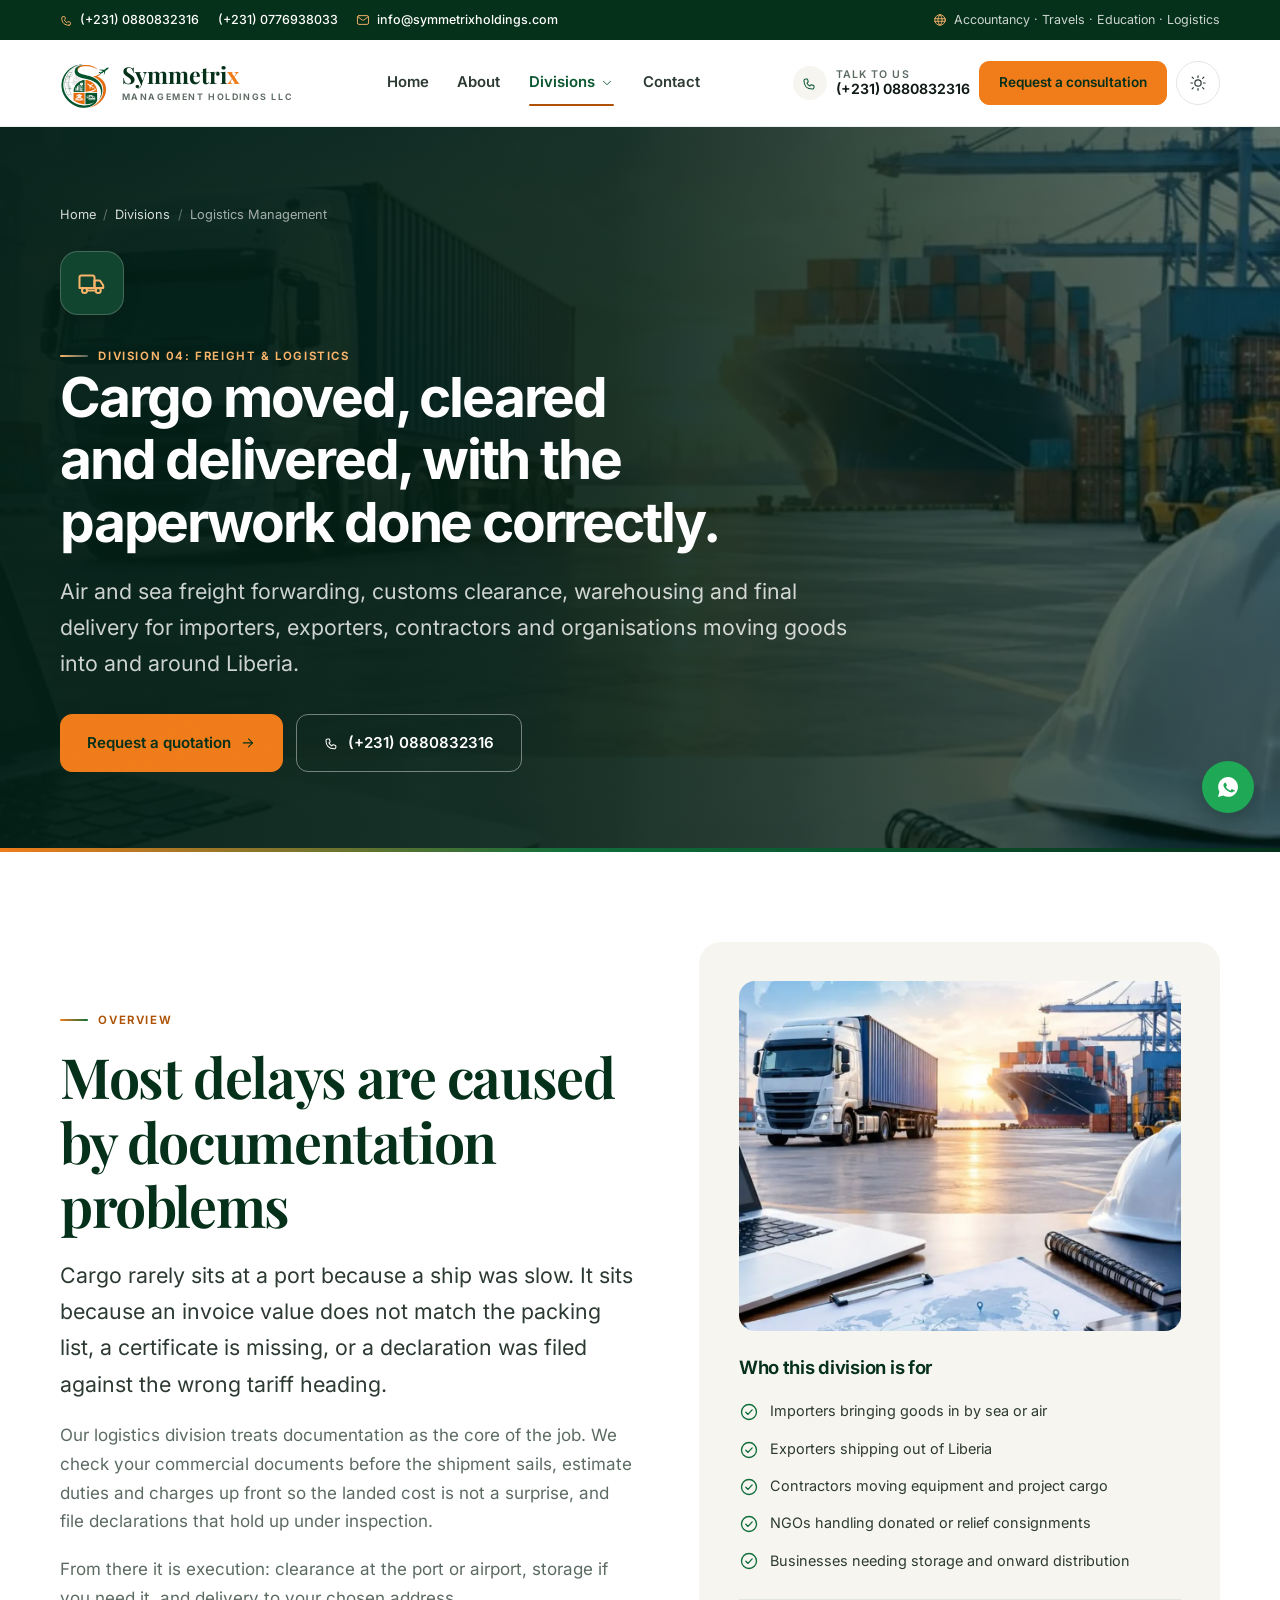
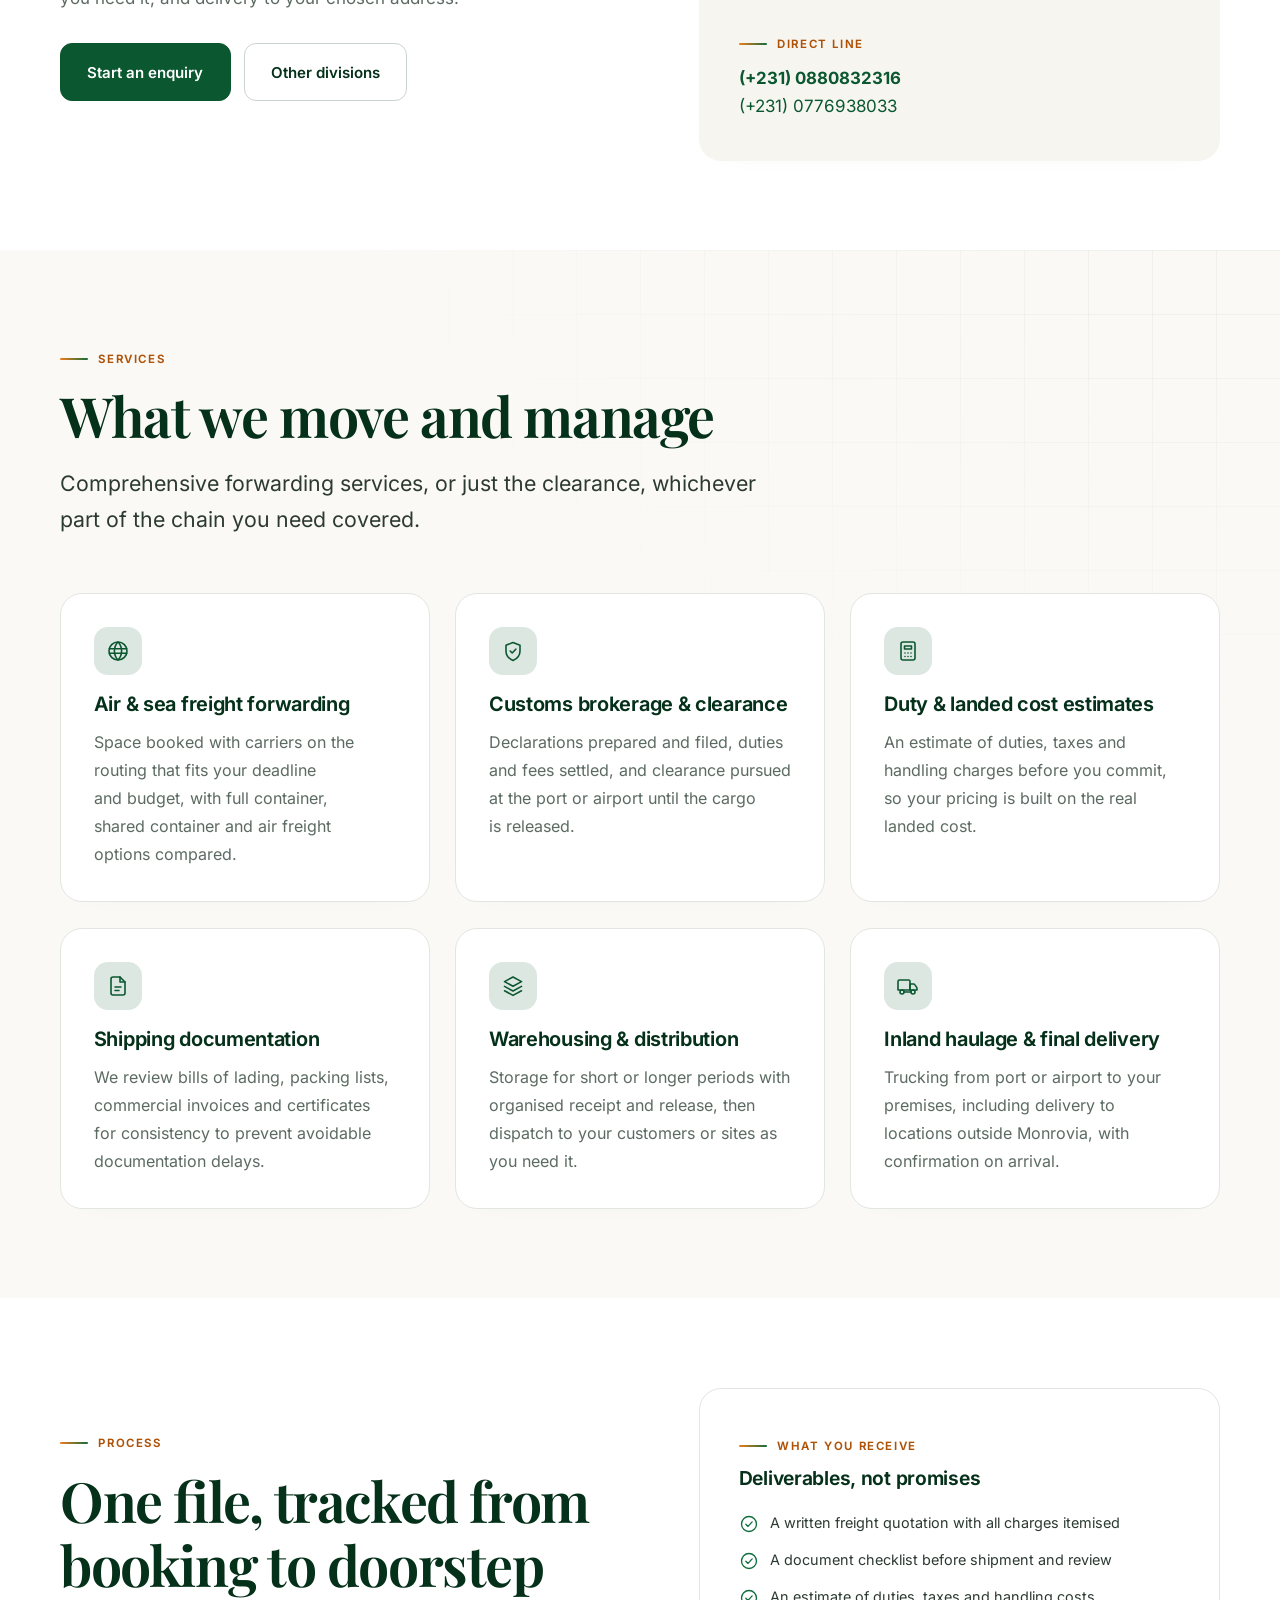
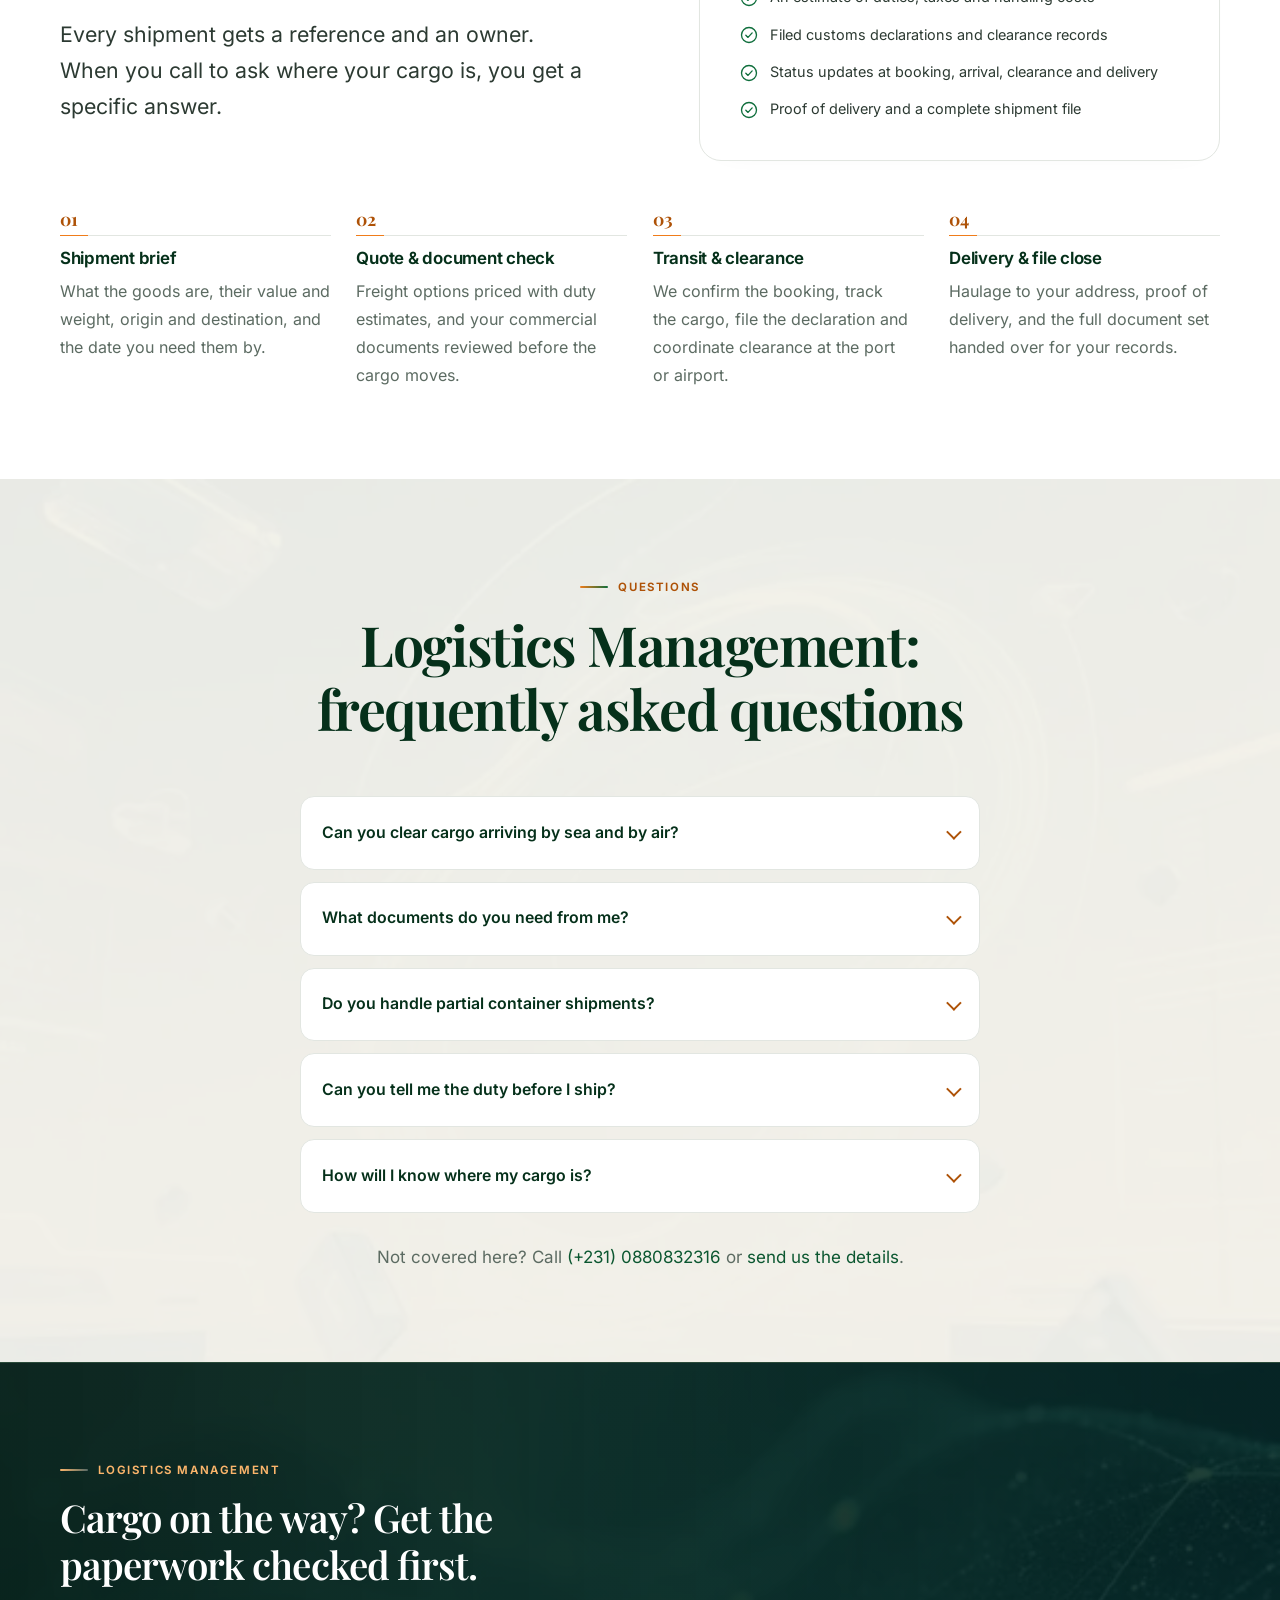
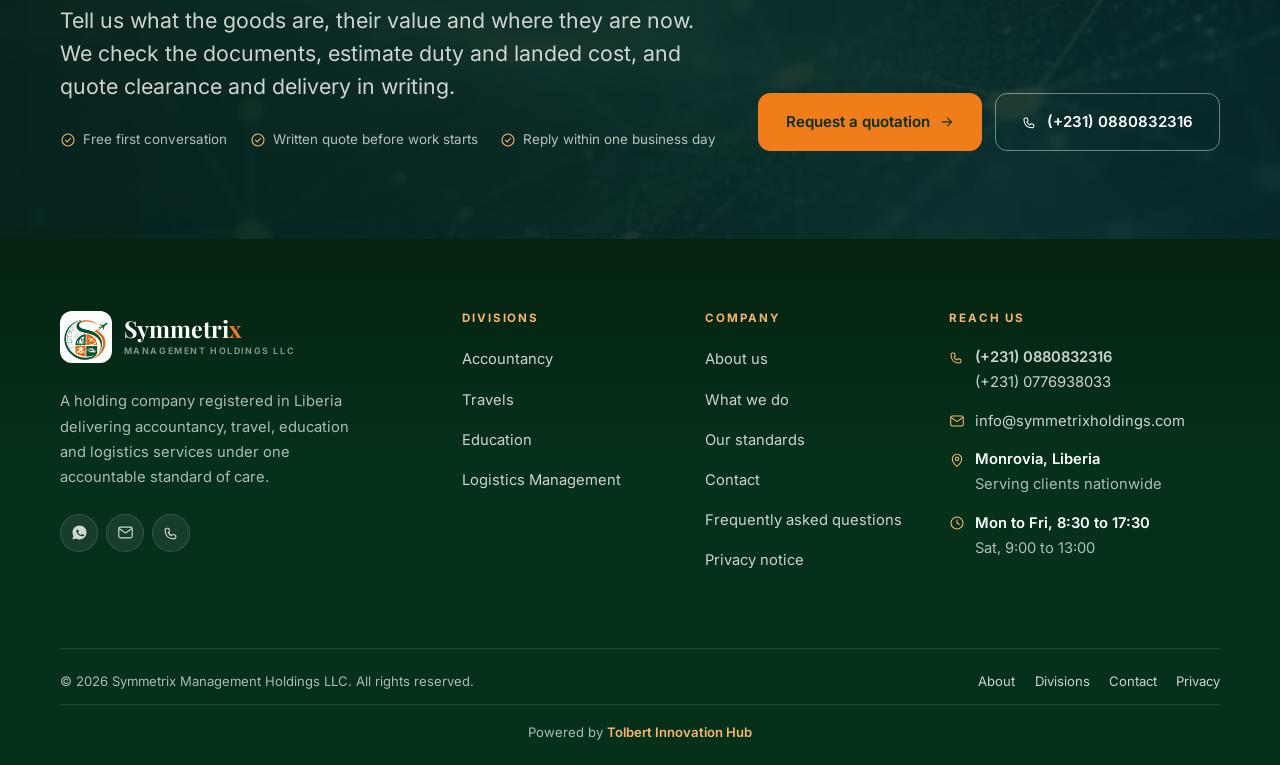
<file: logistics.html>
<!DOCTYPE html>
<html lang="en">
<head>
<meta charset="utf-8">
<meta name="viewport" content="width=device-width, initial-scale=1">
<title>Logistics Management | Symmetrix Management Holdings LLC</title>
<meta name="description" content="Air and sea freight forwarding, customs clearance, warehousing and final delivery for importers, exporters, contractors and organisations moving goods into and around">
<meta name="theme-color" content="#FBF9F5">
<meta name="color-scheme" content="light">
<link rel="canonical" href="https://symmetrixholdings.com/logistics">
<meta property="og:type" content="website">
<meta property="og:site_name" content="Symmetrix Management Holdings LLC">
<meta property="og:title" content="Logistics Management | Symmetrix Management Holdings LLC">
<meta property="og:description" content="Air and sea freight forwarding, customs clearance, warehousing and final delivery for importers, exporters, contractors and organisations moving goods into and around">
<meta property="og:url" content="https://symmetrixholdings.com/logistics">
<meta property="og:image" content="https://symmetrixholdings.com/assets/img/symmetrix-logo.jpg">
<meta name="twitter:card" content="summary_large_image">
<meta name="twitter:title" content="Logistics Management | Symmetrix Management Holdings LLC">
<meta name="twitter:description" content="Air and sea freight forwarding, customs clearance, warehousing and final delivery for importers, exporters, contractors and organisations moving goods into and around">
<meta name="twitter:image" content="https://symmetrixholdings.com/assets/img/symmetrix-logo.jpg">
<link rel="icon" href="assets/img/favicon.svg" type="image/svg+xml">
<link rel="icon" href="assets/img/favicon-32.png" sizes="32x32" type="image/png">
<link rel="apple-touch-icon" href="assets/img/apple-touch-icon.png">
<link rel="preload" as="font" type="font/woff2" href="assets/fonts/inter-latin.woff2" crossorigin>
<link rel="preload" as="font" type="font/woff2" href="assets/fonts/playfair-latin.woff2" crossorigin>
<link rel="stylesheet" href="assets/css/styles.css?v=20261018-footer-credit">
<script>
(function () {
  var r = document.documentElement;
  r.classList.add("js");
  try {
    var t = localStorage.getItem("sx-theme");
    if (t === "light" || t === "dark") r.setAttribute("data-theme", t);
  } catch (e) {}
})();
</script>
<script type="application/ld+json">
{
  "@context": "https://schema.org",
  "@type": "Service",
  "name": "Logistics Management",
  "serviceType": "Logistics Management",
  "url": "https://symmetrixholdings.com/logistics",
  "areaServed": { "@type": "Country", "name": "Liberia" },
  "provider": { "@type": "Organization", "name": "Symmetrix Management Holdings LLC", "@id": "https://symmetrixholdings.com/#organization" }
}
</script>
<script type="application/ld+json">
{
  "@context": "https://schema.org",
  "@type": "FAQPage",
  "mainEntity": [
    { "@type": "Question", "name": "Can you clear cargo arriving by sea and by air?", "acceptedAnswer": { "@type": "Answer", "text": "Yes. Sea consignments arriving at the Freeport of Monrovia and air freight arriving at Roberts International Airport are both handled, as is export documentation in the other direction." } },
    { "@type": "Question", "name": "What documents do you need from me?", "acceptedAnswer": { "@type": "Answer", "text": "Usually the commercial invoice, packing list, bill of lading or air waybill, and your business and tax registration details. Restricted or regulated goods need additional permits. We identify these before shipping, not after arrival." } },
    { "@type": "Question", "name": "Do you handle partial container shipments?", "acceptedAnswer": { "@type": "Answer", "text": "Yes. Shared container (LCL) shipping is often the right choice for smaller consignments, and we will compare it against air freight and a full container so the total cost and transit time are visible side by side." } },
    { "@type": "Question", "name": "Can you tell me the duty before I ship?", "acceptedAnswer": { "@type": "Answer", "text": "We provide a duty and landed cost estimate based on your invoice values and the tariff classification of the goods. Final assessment rests with customs, but an early estimate is usually close enough to price and plan against." } },
    { "@type": "Question", "name": "How will I know where my cargo is?", "acceptedAnswer": { "@type": "Answer", "text": "Every shipment has a file reference and a named coordinator. You receive updates at booking, arrival, clearance and delivery and can call for status at any point in between." } }
  ]
}
</script>
<script type="application/ld+json">
{
  "@context": "https://schema.org",
  "@type": "BreadcrumbList",
  "itemListElement": [
    { "@type": "ListItem", "position": 1, "name": "Home", "item": "https://symmetrixholdings.com/" },
    { "@type": "ListItem", "position": 2, "name": "Divisions", "item": "https://symmetrixholdings.com/divisions" },
    { "@type": "ListItem", "position": 3, "name": "Logistics Management", "item": "https://symmetrixholdings.com/logistics" }
  ]
}
</script>
</head>
<body class="page-logistics">
<a class="skip-link" href="#main">Skip to main content</a>
<div class="topbar">
    <div class="wrap">
      <ul class="topbar-list">
        <li><svg width="24" height="24" viewBox="0 0 24 24" fill="none" stroke="currentColor" stroke-width="1.6" stroke-linecap="round" stroke-linejoin="round" aria-hidden="true" focusable="false"><path d="M15.5 21C7.5 21 3 16.5 3 8.5a2.5 2.5 0 0 1 2.5-2.5h1.8c.6 0 1.1.4 1.2 1l.7 3c.1.5-.1 1-.5 1.3l-1.2.9a11 11 0 0 0 4.3 4.3l.9-1.2c.3-.4.8-.6 1.3-.5l3 .7c.6.1 1 .6 1 1.2v1.8A2.5 2.5 0 0 1 15.5 21Z"/></svg><a href="tel:+231880832316">(+231) 0880832316</a></li>
        <li><a href="tel:+231776938033">(+231) 0776938033</a></li>
        <li class="topbar-tag"><svg width="24" height="24" viewBox="0 0 24 24" fill="none" stroke="currentColor" stroke-width="1.6" stroke-linecap="round" stroke-linejoin="round" aria-hidden="true" focusable="false"><rect x="2.5" y="4.5" width="19" height="15" rx="2.5"/><path d="m3.5 6.8 7.3 5.3c.7.5 1.7.5 2.4 0l7.3-5.3"/></svg><a href="mailto:info@symmetrixholdings.com">info@symmetrixholdings.com</a></li>
      </ul>
      <p class="topbar-tag"><svg width="24" height="24" viewBox="0 0 24 24" fill="none" stroke="currentColor" stroke-width="1.6" stroke-linecap="round" stroke-linejoin="round" aria-hidden="true" focusable="false"><circle cx="12" cy="12" r="9"/><path d="M3.2 9.8h17.6M3.2 14.2h17.6"/><path d="M12 3c2.4 2.5 3.6 5.5 3.6 9S14.4 18.5 12 21c-2.4-2.5-3.6-5.5-3.6-9S9.6 5.5 12 3Z"/></svg><span>Accountancy &middot; Travels &middot; Education &middot; Logistics</span></p>
  </div>
</div>
<header class="site-header">
  <div class="wrap">
    <nav class="nav" aria-label="Primary">
      <a class="brand" href="/" aria-label="Symmetrix Management Holdings LLC home"><img class="brand-mark" src="assets/img/symmetrix-mark.png" alt="" width="176" height="176" loading="eager" decoding="async"><span class="brand-text"><span class="brand-name">Symmetri<b>x</b></span><span class="brand-sub">Management Holdings LLC</span></span></a>
      <ul class="nav-main" role="list"><li><a class="nav-link" href="/">Home</a></li><li><a class="nav-link" href="/about">About</a></li><li class="has-dropdown"><a class="nav-link is-active" href="/divisions" aria-expanded="false">Divisions <svg class="caret" width="24" height="24" viewBox="0 0 24 24" fill="none" stroke="currentColor" stroke-width="1.6" stroke-linecap="round" stroke-linejoin="round" aria-hidden="true" focusable="false"><path d="m6 9 6 6 6-6"/></svg></a><ul class="dropdown" role="list"><li><a class="dropdown-item" href="/accountancy"><span class="ico ico--green"><svg width="24" height="24" viewBox="0 0 24 24" fill="none" stroke="currentColor" stroke-width="1.6" stroke-linecap="round" stroke-linejoin="round" aria-hidden="true" focusable="false"><path d="M7 3h10a2 2 0 0 1 2 2v14a2 2 0 0 1-2 2H7a2 2 0 0 1-2-2V5a2 2 0 0 1 2-2Z"/><path d="M8.5 7h7v3h-7z"/><path d="M9 14h.01M12 14h.01M15 14h.01M9 17.5h.01M12 17.5h.01M15 17.5h.01"/></svg></span><span><strong>Accountancy</strong><span>Books prepared for audit, tax filings and financial reporting that stand up to scrutiny.</span></span></a></li><li><a class="dropdown-item" href="/travels"><span class="ico ico--orange"><svg width="24" height="24" viewBox="0 0 24 24" fill="none" stroke="currentColor" stroke-width="1.6" stroke-linecap="round" stroke-linejoin="round" aria-hidden="true" focusable="false"><path d="M17.8 19.2 16 11l3.5-3.5a2.1 2.1 0 1 0-3-3L13 8 4.8 6.2a.5.5 0 0 0-.5.8l3.9 4.3-2.2 2.2H3.5l-.7 1.4 3.4.9.9 3.4 1.4-.7v-2.5l2.2-2.2 4.3 3.9a.5.5 0 0 0 .8-.5Z"/></svg></span><span><strong>Travels</strong><span>Ticketing, visa documentation and corporate travel managed end to end.</span></span></a></li><li><a class="dropdown-item" href="/education"><span class="ico ico--orange"><svg width="24" height="24" viewBox="0 0 24 24" fill="none" stroke="currentColor" stroke-width="1.6" stroke-linecap="round" stroke-linejoin="round" aria-hidden="true" focusable="false"><path d="M21.4 8.6 12 4.2 2.6 8.6 12 13l9.4-4.4Z"/><path d="M6 10.5v4.9c0 1.8 2.7 3.2 6 3.2s6-1.4 6-3.2v-4.9"/><path d="M20 10v5.5"/></svg></span><span><strong>Education</strong><span>Study placement, admissions support and professional training pathways.</span></span></a></li><li><a class="dropdown-item" href="/logistics"><span class="ico ico--green"><svg width="24" height="24" viewBox="0 0 24 24" fill="none" stroke="currentColor" stroke-width="1.6" stroke-linecap="round" stroke-linejoin="round" aria-hidden="true" focusable="false"><path d="M2 7.5A1.5 1.5 0 0 1 3.5 6h9A1.5 1.5 0 0 1 14 7.5V16H2V7.5Z"/><path d="M14 10h3.6c.5 0 1 .2 1.2.6l2 3c.1.3.2.6.2.9V16h-7v-6Z"/><circle cx="6" cy="18" r="2"/><circle cx="17" cy="18" r="2"/><path d="M8 18h7"/></svg></span><span><strong>Logistics Management</strong><span>Freight forwarding, customs clearance and final delivery you can track.</span></span></a></li></ul></li><li><a class="nav-link" href="/contact">Contact</a></li></ul>
      <div class="nav-actions">
        <a class="nav-phone" href="tel:+231880832316">
          <span class="pill"><svg width="24" height="24" viewBox="0 0 24 24" fill="none" stroke="currentColor" stroke-width="1.6" stroke-linecap="round" stroke-linejoin="round" aria-hidden="true" focusable="false"><path d="M15.5 21C7.5 21 3 16.5 3 8.5a2.5 2.5 0 0 1 2.5-2.5h1.8c.6 0 1.1.4 1.2 1l.7 3c.1.5-.1 1-.5 1.3l-1.2.9a11 11 0 0 0 4.3 4.3l.9-1.2c.3-.4.8-.6 1.3-.5l3 .7c.6.1 1 .6 1 1.2v1.8A2.5 2.5 0 0 1 15.5 21Z"/></svg></span>
          <span><em>Talk to us</em><strong>(+231) 0880832316</strong></span>
        </a>
        <a class="btn btn--accent btn--sm" href="/contact">Request a consultation</a>
        <button class="theme-toggle" type="button" aria-label="Switch colour theme" aria-pressed="false" data-theme-toggle><svg class="i-sun" width="24" height="24" viewBox="0 0 24 24" fill="none" stroke="currentColor" stroke-width="1.6" stroke-linecap="round" stroke-linejoin="round" aria-hidden="true" focusable="false"><circle cx="12" cy="12" r="4.2"/><path d="M12 2.5v2.2M12 19.3v2.2M4.2 4.2l1.6 1.6M18.2 18.2l1.6 1.6M2.5 12h2.2M19.3 12h2.2M4.2 19.8l1.6-1.6M18.2 5.8l1.6-1.6"/></svg><svg class="i-moon" width="24" height="24" viewBox="0 0 24 24" fill="none" stroke="currentColor" stroke-width="1.6" stroke-linecap="round" stroke-linejoin="round" aria-hidden="true" focusable="false"><path d="M20.5 14.3A8.5 8.5 0 1 1 9.7 3.5a6.8 6.8 0 0 0 10.8 10.8Z"/></svg></button>
      </div>
      <span class="theme-toggle-mobile"><button class="theme-toggle" type="button" aria-label="Switch colour theme" aria-pressed="false" data-theme-toggle><svg class="i-sun" width="24" height="24" viewBox="0 0 24 24" fill="none" stroke="currentColor" stroke-width="1.6" stroke-linecap="round" stroke-linejoin="round" aria-hidden="true" focusable="false"><circle cx="12" cy="12" r="4.2"/><path d="M12 2.5v2.2M12 19.3v2.2M4.2 4.2l1.6 1.6M18.2 18.2l1.6 1.6M2.5 12h2.2M19.3 12h2.2M4.2 19.8l1.6-1.6M18.2 5.8l1.6-1.6"/></svg><svg class="i-moon" width="24" height="24" viewBox="0 0 24 24" fill="none" stroke="currentColor" stroke-width="1.6" stroke-linecap="round" stroke-linejoin="round" aria-hidden="true" focusable="false"><path d="M20.5 14.3A8.5 8.5 0 1 1 9.7 3.5a6.8 6.8 0 0 0 10.8 10.8Z"/></svg></button></span>
      <button class="nav-toggle" type="button" aria-expanded="false" aria-controls="drawer" aria-label="Open menu">
        <i></i><i></i><i></i>
      </button>
    </nav>
  </div>
</header>
<div class="drawer" id="drawer" aria-hidden="true">
  <div class="drawer-scrim"></div>
  <div class="drawer-panel" role="dialog" aria-modal="true" aria-label="Site menu">
    <div class="drawer-top">
      <a class="brand" href="/" aria-label="Symmetrix Management Holdings LLC home"><img class="brand-mark" src="assets/img/symmetrix-mark.png" alt="" width="176" height="176" loading="eager" decoding="async"><span class="brand-text"><span class="brand-name">Symmetri<b>x</b></span><span class="brand-sub">Management Holdings LLC</span></span></a>
      <button class="drawer-close" type="button" aria-label="Close menu"><svg width="24" height="24" viewBox="0 0 24 24" fill="none" stroke="currentColor" stroke-width="1.6" stroke-linecap="round" stroke-linejoin="round" aria-hidden="true" focusable="false"><path d="M6 6l12 12M18 6 6 18"/></svg></button>
    </div>
    <nav class="drawer-nav" aria-label="Mobile">
      <a href="/">Home <svg width="24" height="24" viewBox="0 0 24 24" fill="none" stroke="currentColor" stroke-width="1.6" stroke-linecap="round" stroke-linejoin="round" aria-hidden="true" focusable="false"><path d="M5 12h14"/><path d="m13 6 6 6-6 6"/></svg></a>
      <a href="/about">About us <svg width="24" height="24" viewBox="0 0 24 24" fill="none" stroke="currentColor" stroke-width="1.6" stroke-linecap="round" stroke-linejoin="round" aria-hidden="true" focusable="false"><path d="M5 12h14"/><path d="m13 6 6 6-6 6"/></svg></a>
      <span class="drawer-group-label">Our divisions</span>
      <a href="/divisions">All divisions <svg width="24" height="24" viewBox="0 0 24 24" fill="none" stroke="currentColor" stroke-width="1.6" stroke-linecap="round" stroke-linejoin="round" aria-hidden="true" focusable="false"><path d="M5 12h14"/><path d="m13 6 6 6-6 6"/></svg></a>
      <a class="is-sub" href="/accountancy">Accountancy <svg width="24" height="24" viewBox="0 0 24 24" fill="none" stroke="currentColor" stroke-width="1.6" stroke-linecap="round" stroke-linejoin="round" aria-hidden="true" focusable="false"><path d="M5 12h14"/><path d="m13 6 6 6-6 6"/></svg></a><a class="is-sub" href="/travels">Travels <svg width="24" height="24" viewBox="0 0 24 24" fill="none" stroke="currentColor" stroke-width="1.6" stroke-linecap="round" stroke-linejoin="round" aria-hidden="true" focusable="false"><path d="M5 12h14"/><path d="m13 6 6 6-6 6"/></svg></a><a class="is-sub" href="/education">Education <svg width="24" height="24" viewBox="0 0 24 24" fill="none" stroke="currentColor" stroke-width="1.6" stroke-linecap="round" stroke-linejoin="round" aria-hidden="true" focusable="false"><path d="M5 12h14"/><path d="m13 6 6 6-6 6"/></svg></a><a class="is-sub" href="/logistics">Logistics Management <svg width="24" height="24" viewBox="0 0 24 24" fill="none" stroke="currentColor" stroke-width="1.6" stroke-linecap="round" stroke-linejoin="round" aria-hidden="true" focusable="false"><path d="M5 12h14"/><path d="m13 6 6 6-6 6"/></svg></a>
      <span class="drawer-group-label">Get in touch</span>
      <a href="/contact">Contact <svg width="24" height="24" viewBox="0 0 24 24" fill="none" stroke="currentColor" stroke-width="1.6" stroke-linecap="round" stroke-linejoin="round" aria-hidden="true" focusable="false"><path d="M5 12h14"/><path d="m13 6 6 6-6 6"/></svg></a>
    </nav>
    <div class="drawer-contact">
      <a href="tel:+231880832316"><svg width="24" height="24" viewBox="0 0 24 24" fill="none" stroke="currentColor" stroke-width="1.6" stroke-linecap="round" stroke-linejoin="round" aria-hidden="true" focusable="false"><path d="M15.5 21C7.5 21 3 16.5 3 8.5a2.5 2.5 0 0 1 2.5-2.5h1.8c.6 0 1.1.4 1.2 1l.7 3c.1.5-.1 1-.5 1.3l-1.2.9a11 11 0 0 0 4.3 4.3l.9-1.2c.3-.4.8-.6 1.3-.5l3 .7c.6.1 1 .6 1 1.2v1.8A2.5 2.5 0 0 1 15.5 21Z"/></svg>(+231) 0880832316</a>
      <a href="tel:+231776938033"><svg width="24" height="24" viewBox="0 0 24 24" fill="none" stroke="currentColor" stroke-width="1.6" stroke-linecap="round" stroke-linejoin="round" aria-hidden="true" focusable="false"><path d="M15.5 21C7.5 21 3 16.5 3 8.5a2.5 2.5 0 0 1 2.5-2.5h1.8c.6 0 1.1.4 1.2 1l.7 3c.1.5-.1 1-.5 1.3l-1.2.9a11 11 0 0 0 4.3 4.3l.9-1.2c.3-.4.8-.6 1.3-.5l3 .7c.6.1 1 .6 1 1.2v1.8A2.5 2.5 0 0 1 15.5 21Z"/></svg>(+231) 0776938033</a>
      <a href="mailto:info@symmetrixholdings.com"><svg width="24" height="24" viewBox="0 0 24 24" fill="none" stroke="currentColor" stroke-width="1.6" stroke-linecap="round" stroke-linejoin="round" aria-hidden="true" focusable="false"><rect x="2.5" y="4.5" width="19" height="15" rx="2.5"/><path d="m3.5 6.8 7.3 5.3c.7.5 1.7.5 2.4 0l7.3-5.3"/></svg>info@symmetrixholdings.com</a>
      <a class="btn btn--accent" href="/contact">Request a consultation</a>
    </div>
  </div>
</div>
<main id="main">

<section class="page-hero" style="--pos: 34% 70%">
  <div class="wrap">
    <nav aria-label="Breadcrumb">
      <ol class="crumbs" role="list">
        <li><a href="/">Home</a></li>
        <li><a href="/divisions">Divisions</a></li>
        <li aria-current="page">Logistics Management</li>
      </ol>
    </nav>
    <span class="page-hero-icon"><svg width="24" height="24" viewBox="0 0 24 24" fill="none" stroke="currentColor" stroke-width="1.6" stroke-linecap="round" stroke-linejoin="round" aria-hidden="true" focusable="false"><path d="M2 7.5A1.5 1.5 0 0 1 3.5 6h9A1.5 1.5 0 0 1 14 7.5V16H2V7.5Z"/><path d="M14 10h3.6c.5 0 1 .2 1.2.6l2 3c.1.3.2.6.2.9V16h-7v-6Z"/><circle cx="6" cy="18" r="2"/><circle cx="17" cy="18" r="2"/><path d="M8 18h7"/></svg></span>
    <p class="eyebrow is-light">Division 04: Freight &amp; logistics</p>
    <h1>Cargo moved, cleared and delivered, with the paperwork done correctly.</h1>
    <p class="lede">Air and sea freight forwarding, customs clearance, warehousing and final delivery for importers, exporters, contractors and organisations moving goods into and around Liberia.</p>
    <div class="btn-row">
      <a class="btn btn--accent" href="/contact">Request a quotation <svg width="24" height="24" viewBox="0 0 24 24" fill="none" stroke="currentColor" stroke-width="1.6" stroke-linecap="round" stroke-linejoin="round" aria-hidden="true" focusable="false"><path d="M5 12h14"/><path d="m13 6 6 6-6 6"/></svg></a>
      <a class="btn btn--outline-light" href="tel:+231880832316"><svg width="24" height="24" viewBox="0 0 24 24" fill="none" stroke="currentColor" stroke-width="1.6" stroke-linecap="round" stroke-linejoin="round" aria-hidden="true" focusable="false"><path d="M15.5 21C7.5 21 3 16.5 3 8.5a2.5 2.5 0 0 1 2.5-2.5h1.8c.6 0 1.1.4 1.2 1l.7 3c.1.5-.1 1-.5 1.3l-1.2.9a11 11 0 0 0 4.3 4.3l.9-1.2c.3-.4.8-.6 1.3-.5l3 .7c.6.1 1 .6 1 1.2v1.8A2.5 2.5 0 0 1 15.5 21Z"/></svg> (+231) 0880832316</a>
    </div>
  </div>
</section>
<section class="section">
  <div class="wrap split">
    <div class="reveal">
      <p class="eyebrow">Overview</p>
      <h2>Most delays are caused by documentation problems</h2>
      <p class="lede mt-2">Cargo rarely sits at a port because a ship was slow. It sits because an invoice value does not match the packing list, a certificate is missing, or a declaration was filed against the wrong tariff heading.</p>
      <p class="mt-2 muted">Our logistics division treats documentation as the core of the job. We check your commercial documents before the shipment sails, estimate duties and charges up front so the landed cost is not a surprise, and file declarations that hold up under inspection.</p>
      <p class="mt-2 muted">From there it is execution: clearance at the port or airport, storage if you need it, and delivery to your chosen address.</p>
      <div class="btn-row mt-3">
        <a class="btn" href="/contact">Start an enquiry</a>
        <a class="btn btn--ghost" href="/divisions">Other divisions</a>
      </div>
    </div>
    <div class="panel panel--soft reveal" data-delay="1">
      <img class="service-overview-image" src="assets/img/services/logistics-network-small.webp" srcset="assets/img/services/logistics-network-small.webp 600w, assets/img/services/logistics-network.webp 1031w" sizes="(min-width: 900px) 45vw, 100vw" alt="A cargo ship, truck and aircraft at a shipping terminal." width="1031" height="1536" loading="lazy" decoding="async">
      <h3 style="font-size:1.15rem">Who this division is for</h3>
      <ul class="checklist checklist--tight mt-2" role="list"><li><svg width="24" height="24" viewBox="0 0 24 24" fill="none" stroke="currentColor" stroke-width="1.6" stroke-linecap="round" stroke-linejoin="round" aria-hidden="true" focusable="false"><circle cx="12" cy="12" r="9"/><path d="m8.2 12.3 2.6 2.6 5-5.4"/></svg><span>Importers bringing goods in by sea or air</span></li><li><svg width="24" height="24" viewBox="0 0 24 24" fill="none" stroke="currentColor" stroke-width="1.6" stroke-linecap="round" stroke-linejoin="round" aria-hidden="true" focusable="false"><circle cx="12" cy="12" r="9"/><path d="m8.2 12.3 2.6 2.6 5-5.4"/></svg><span>Exporters shipping out of Liberia</span></li><li><svg width="24" height="24" viewBox="0 0 24 24" fill="none" stroke="currentColor" stroke-width="1.6" stroke-linecap="round" stroke-linejoin="round" aria-hidden="true" focusable="false"><circle cx="12" cy="12" r="9"/><path d="m8.2 12.3 2.6 2.6 5-5.4"/></svg><span>Contractors moving equipment and project cargo</span></li><li><svg width="24" height="24" viewBox="0 0 24 24" fill="none" stroke="currentColor" stroke-width="1.6" stroke-linecap="round" stroke-linejoin="round" aria-hidden="true" focusable="false"><circle cx="12" cy="12" r="9"/><path d="m8.2 12.3 2.6 2.6 5-5.4"/></svg><span>NGOs handling donated or relief consignments</span></li><li><svg width="24" height="24" viewBox="0 0 24 24" fill="none" stroke="currentColor" stroke-width="1.6" stroke-linecap="round" stroke-linejoin="round" aria-hidden="true" focusable="false"><circle cx="12" cy="12" r="9"/><path d="m8.2 12.3 2.6 2.6 5-5.4"/></svg><span>Businesses needing storage and onward distribution</span></li></ul>
      <hr class="divider" style="margin:1.6rem 0">
      <p class="eyebrow">Direct line</p>
      <p class="mt-1"><a href="tel:+231880832316" style="font-weight:700;font-size:1.05rem">(+231) 0880832316</a><br><a href="tel:+231776938033">(+231) 0776938033</a></p>
    </div>
  </div>
</section>

<section class="section section--alt">
  <div class="wrap">
    <div class="section-head reveal">
      <p class="eyebrow">Services</p>
      <h2>What we move and manage</h2>
      <p class="lede">Comprehensive forwarding services, or just the clearance, whichever part of the chain you need covered.</p>
    </div>
    <div class="grid grid-3">
      <article class="card card--hover reveal">
        <span class="ico ico--green-soft" style="width:48px;height:48px;border-radius:14px;margin-bottom:1rem"><svg width="24" height="24" viewBox="0 0 24 24" fill="none" stroke="currentColor" stroke-width="1.6" stroke-linecap="round" stroke-linejoin="round" aria-hidden="true" focusable="false"><circle cx="12" cy="12" r="9"/><path d="M3.2 9.8h17.6M3.2 14.2h17.6"/><path d="M12 3c2.4 2.5 3.6 5.5 3.6 9S14.4 18.5 12 21c-2.4-2.5-3.6-5.5-3.6-9S9.6 5.5 12 3Z"/></svg></span>
        <h3>Air &amp; sea freight forwarding</h3>
        <p>Space booked with carriers on the routing that fits your deadline and budget, with full container, shared container and air freight options compared.</p>
      </article>
      <article class="card card--hover reveal" data-delay="1">
        <span class="ico ico--green-soft" style="width:48px;height:48px;border-radius:14px;margin-bottom:1rem"><svg width="24" height="24" viewBox="0 0 24 24" fill="none" stroke="currentColor" stroke-width="1.6" stroke-linecap="round" stroke-linejoin="round" aria-hidden="true" focusable="false"><path d="M12 21.5c4.5-2 7-5.4 7-9.6V6.3L12 3.5 5 6.3v5.6c0 4.2 2.5 7.6 7 9.6Z"/><path d="m9.2 12 2 2 3.6-3.8"/></svg></span>
        <h3>Customs brokerage &amp; clearance</h3>
        <p>Declarations prepared and filed, duties and fees settled, and clearance pursued at the port or airport until the cargo is released.</p>
      </article>
      <article class="card card--hover reveal" data-delay="2">
        <span class="ico ico--green-soft" style="width:48px;height:48px;border-radius:14px;margin-bottom:1rem"><svg width="24" height="24" viewBox="0 0 24 24" fill="none" stroke="currentColor" stroke-width="1.6" stroke-linecap="round" stroke-linejoin="round" aria-hidden="true" focusable="false"><path d="M7 3h10a2 2 0 0 1 2 2v14a2 2 0 0 1-2 2H7a2 2 0 0 1-2-2V5a2 2 0 0 1 2-2Z"/><path d="M8.5 7h7v3h-7z"/><path d="M9 14h.01M12 14h.01M15 14h.01M9 17.5h.01M12 17.5h.01M15 17.5h.01"/></svg></span>
        <h3>Duty &amp; landed cost estimates</h3>
        <p>An estimate of duties, taxes and handling charges before you commit, so your pricing is built on the real landed cost.</p>
      </article>
      <article class="card card--hover reveal" data-delay="3">
        <span class="ico ico--green-soft" style="width:48px;height:48px;border-radius:14px;margin-bottom:1rem"><svg width="24" height="24" viewBox="0 0 24 24" fill="none" stroke="currentColor" stroke-width="1.6" stroke-linecap="round" stroke-linejoin="round" aria-hidden="true" focusable="false"><path d="M14 3H7a2 2 0 0 0-2 2v14a2 2 0 0 0 2 2h10a2 2 0 0 0 2-2V8l-5-5Z"/><path d="M14 3v5h5"/><path d="M9 13h6M9 16.5h4"/></svg></span>
        <h3>Shipping documentation</h3>
        <p>We review bills of lading, packing lists, commercial invoices and certificates for consistency to prevent avoidable documentation delays.</p>
      </article>
      <article class="card card--hover reveal">
        <span class="ico ico--green-soft" style="width:48px;height:48px;border-radius:14px;margin-bottom:1rem"><svg width="24" height="24" viewBox="0 0 24 24" fill="none" stroke="currentColor" stroke-width="1.6" stroke-linecap="round" stroke-linejoin="round" aria-hidden="true" focusable="false"><path d="m12 3 8.5 4.6L12 12.2 3.5 7.6 12 3Z"/><path d="m3.5 12.4 8.5 4.6 8.5-4.6"/><path d="m3.5 16.8 8.5 4.6 8.5-4.6"/></svg></span>
        <h3>Warehousing &amp; distribution</h3>
        <p>Storage for short or longer periods with organised receipt and release, then dispatch to your customers or sites as you need it.</p>
      </article>
      <article class="card card--hover reveal" data-delay="1">
        <span class="ico ico--green-soft" style="width:48px;height:48px;border-radius:14px;margin-bottom:1rem"><svg width="24" height="24" viewBox="0 0 24 24" fill="none" stroke="currentColor" stroke-width="1.6" stroke-linecap="round" stroke-linejoin="round" aria-hidden="true" focusable="false"><path d="M2 7.5A1.5 1.5 0 0 1 3.5 6h9A1.5 1.5 0 0 1 14 7.5V16H2V7.5Z"/><path d="M14 10h3.6c.5 0 1 .2 1.2.6l2 3c.1.3.2.6.2.9V16h-7v-6Z"/><circle cx="6" cy="18" r="2"/><circle cx="17" cy="18" r="2"/><path d="M8 18h7"/></svg></span>
        <h3>Inland haulage &amp; final delivery</h3>
        <p>Trucking from port or airport to your premises, including delivery to locations outside Monrovia, with confirmation on arrival.</p>
      </article></div>
  </div>
</section>

<section class="section">
  <div class="wrap split is-reverse">
    <div class="reveal" data-delay="1">
      <div class="panel">
        <p class="eyebrow">What you receive</p>
        <h3 class="mt-1" style="font-size:1.2rem">Deliverables, not promises</h3>
        <ul class="checklist checklist--tight mt-2" role="list"><li><svg width="24" height="24" viewBox="0 0 24 24" fill="none" stroke="currentColor" stroke-width="1.6" stroke-linecap="round" stroke-linejoin="round" aria-hidden="true" focusable="false"><circle cx="12" cy="12" r="9"/><path d="m8.2 12.3 2.6 2.6 5-5.4"/></svg><span>A written freight quotation with all charges itemised</span></li><li><svg width="24" height="24" viewBox="0 0 24 24" fill="none" stroke="currentColor" stroke-width="1.6" stroke-linecap="round" stroke-linejoin="round" aria-hidden="true" focusable="false"><circle cx="12" cy="12" r="9"/><path d="m8.2 12.3 2.6 2.6 5-5.4"/></svg><span>A document checklist before shipment and review</span></li><li><svg width="24" height="24" viewBox="0 0 24 24" fill="none" stroke="currentColor" stroke-width="1.6" stroke-linecap="round" stroke-linejoin="round" aria-hidden="true" focusable="false"><circle cx="12" cy="12" r="9"/><path d="m8.2 12.3 2.6 2.6 5-5.4"/></svg><span>An estimate of duties, taxes and handling costs</span></li><li><svg width="24" height="24" viewBox="0 0 24 24" fill="none" stroke="currentColor" stroke-width="1.6" stroke-linecap="round" stroke-linejoin="round" aria-hidden="true" focusable="false"><circle cx="12" cy="12" r="9"/><path d="m8.2 12.3 2.6 2.6 5-5.4"/></svg><span>Filed customs declarations and clearance records</span></li><li><svg width="24" height="24" viewBox="0 0 24 24" fill="none" stroke="currentColor" stroke-width="1.6" stroke-linecap="round" stroke-linejoin="round" aria-hidden="true" focusable="false"><circle cx="12" cy="12" r="9"/><path d="m8.2 12.3 2.6 2.6 5-5.4"/></svg><span>Status updates at booking, arrival, clearance and delivery</span></li><li><svg width="24" height="24" viewBox="0 0 24 24" fill="none" stroke="currentColor" stroke-width="1.6" stroke-linecap="round" stroke-linejoin="round" aria-hidden="true" focusable="false"><circle cx="12" cy="12" r="9"/><path d="m8.2 12.3 2.6 2.6 5-5.4"/></svg><span>Proof of delivery and a complete shipment file</span></li></ul>
      </div>
    </div>
    <div class="reveal">
      <p class="eyebrow">Process</p>
      <h2>One file, tracked from booking to doorstep</h2>
      <p class="lede mt-2">Every shipment gets a reference and an owner. When you call to ask where your cargo is, you get a specific answer.</p>
    </div>
  </div>
  <div class="wrap mt-4">
    <div class="steps reveal"><div class="step"><h4>Shipment brief</h4><p>What the goods are, their value and weight, origin and destination, and the date you need them by.</p></div><div class="step"><h4>Quote &amp; document check</h4><p>Freight options priced with duty estimates, and your commercial documents reviewed before the cargo moves.</p></div><div class="step"><h4>Transit &amp; clearance</h4><p>We confirm the booking, track the cargo, file the declaration and coordinate clearance at the port or airport.</p></div><div class="step"><h4>Delivery &amp; file close</h4><p>Haulage to your address, proof of delivery, and the full document set handed over for your records.</p></div></div>
  </div>
</section>

<section class="section section--sand">
  <div class="wrap wrap-narrow">
    <div class="section-head is-center reveal">
      <p class="eyebrow">Questions</p>
      <h2>Logistics Management: frequently asked questions</h2>
    </div>
    <div class="accordion">
      <details class="acc-item reveal">
        <summary>Can you clear cargo arriving by sea and by air?</summary>
        <div class="acc-body"><p>Yes. Sea consignments arriving at the Freeport of Monrovia and air freight arriving at Roberts International Airport are both handled, as is export documentation in the other direction.</p></div>
      </details>
      <details class="acc-item reveal">
        <summary>What documents do you need from me?</summary>
        <div class="acc-body"><p>Usually the commercial invoice, packing list, bill of lading or air waybill, and your business and tax registration details. Restricted or regulated goods need additional permits. We identify these before shipping, not after arrival.</p></div>
      </details>
      <details class="acc-item reveal">
        <summary>Do you handle partial container shipments?</summary>
        <div class="acc-body"><p>Yes. Shared container (LCL) shipping is often the right choice for smaller consignments, and we will compare it against air freight and a full container so the total cost and transit time are visible side by side.</p></div>
      </details>
      <details class="acc-item reveal">
        <summary>Can you tell me the duty before I ship?</summary>
        <div class="acc-body"><p>We provide a duty and landed cost estimate based on your invoice values and the tariff classification of the goods. Final assessment rests with customs, but an early estimate is usually close enough to price and plan against.</p></div>
      </details>
      <details class="acc-item reveal">
        <summary>How will I know where my cargo is?</summary>
        <div class="acc-body"><p>Every shipment has a file reference and a named coordinator. You receive updates at booking, arrival, clearance and delivery and can call for status at any point in between.</p></div>
      </details></div>
    <p class="text-center mt-3 muted">Not covered here? Call <a href="tel:+231880832316">(+231) 0880832316</a> or <a href="/contact">send us the details</a>.</p>
  </div>
</section>
<section class="cta-band" aria-labelledby="cta-title">
  <div class="wrap">
    <div class="reveal">
      <p class="eyebrow is-light">Logistics Management</p>
      <h2 id="cta-title" class="mt-1">Cargo on the way? Get the paperwork checked first.</h2>
      <p>Tell us what the goods are, their value and where they are now. We check the documents, estimate duty and landed cost, and quote clearance and delivery in writing.</p>
      <ul class="cta-meta" role="list">
        <li><svg width="24" height="24" viewBox="0 0 24 24" fill="none" stroke="currentColor" stroke-width="1.6" stroke-linecap="round" stroke-linejoin="round" aria-hidden="true" focusable="false"><circle cx="12" cy="12" r="9"/><path d="m8.2 12.3 2.6 2.6 5-5.4"/></svg>Free first conversation</li>
        <li><svg width="24" height="24" viewBox="0 0 24 24" fill="none" stroke="currentColor" stroke-width="1.6" stroke-linecap="round" stroke-linejoin="round" aria-hidden="true" focusable="false"><circle cx="12" cy="12" r="9"/><path d="m8.2 12.3 2.6 2.6 5-5.4"/></svg>Written quote before work starts</li>
        <li><svg width="24" height="24" viewBox="0 0 24 24" fill="none" stroke="currentColor" stroke-width="1.6" stroke-linecap="round" stroke-linejoin="round" aria-hidden="true" focusable="false"><circle cx="12" cy="12" r="9"/><path d="m8.2 12.3 2.6 2.6 5-5.4"/></svg>Reply within one business day</li>
      </ul>
    </div>
    <div class="btn-row reveal" data-delay="1">
      <a class="btn btn--accent" href="/contact">Request a quotation <svg width="24" height="24" viewBox="0 0 24 24" fill="none" stroke="currentColor" stroke-width="1.6" stroke-linecap="round" stroke-linejoin="round" aria-hidden="true" focusable="false"><path d="M5 12h14"/><path d="m13 6 6 6-6 6"/></svg></a>
      <a class="btn btn--outline-light" href="tel:+231880832316"><svg width="24" height="24" viewBox="0 0 24 24" fill="none" stroke="currentColor" stroke-width="1.6" stroke-linecap="round" stroke-linejoin="round" aria-hidden="true" focusable="false"><path d="M15.5 21C7.5 21 3 16.5 3 8.5a2.5 2.5 0 0 1 2.5-2.5h1.8c.6 0 1.1.4 1.2 1l.7 3c.1.5-.1 1-.5 1.3l-1.2.9a11 11 0 0 0 4.3 4.3l.9-1.2c.3-.4.8-.6 1.3-.5l3 .7c.6.1 1 .6 1 1.2v1.8A2.5 2.5 0 0 1 15.5 21Z"/></svg> (+231) 0880832316</a>
    </div>
  </div>
</section>

</main>
<footer class="site-footer">
  <div class="wrap">
    <div class="footer-main">
      <div class="footer-brand">
        <a class="brand" href="/" aria-label="Symmetrix Management Holdings LLC home"><img class="brand-mark" src="assets/img/symmetrix-mark.png" alt="" width="176" height="176" loading="eager" decoding="async"><span class="brand-text"><span class="brand-name">Symmetri<b>x</b></span><span class="brand-sub">Management Holdings LLC</span></span></a>
        <p>A holding company registered in Liberia delivering accountancy, travel, education and logistics services under one accountable standard of care.</p>
        <div class="socials">
          <a href="https://wa.me/231777944600" aria-label="Chat with us on WhatsApp" rel="noopener" target="_blank"><svg width="24" height="24" viewBox="0 0 24 24" fill="none" stroke="currentColor" stroke-width="1.6" stroke-linecap="round" stroke-linejoin="round" aria-hidden="true" focusable="false"><path fill="currentColor" stroke="none" d="M12.04 2C6.58 2 2.13 6.45 2.13 11.91c0 1.75.46 3.46 1.32 4.96L2 22l5.25-1.38a9.9 9.9 0 0 0 4.79 1.22h.01c5.46 0 9.91-4.45 9.91-9.91C21.96 6.45 17.5 2 12.04 2Zm5.8 14.06c-.24.68-1.42 1.3-1.96 1.35-.5.05-1.13.08-3.24-.79-2.5-1.03-4.06-3.66-4.18-3.83-.12-.17-.99-1.35-.99-2.57 0-1.22.64-1.82.87-2.07.23-.25.5-.31.67-.31.17 0 .34 0 .49.01.16.01.37-.06.58.44.21.5.72 1.77.78 1.9.06.13.1.28.01.45-.09.17-.14.28-.28.43-.14.15-.29.34-.42.45-.14.13-.29.27-.12.53.17.26.75 1.24 1.62 2.01 1.11.99 2.05 1.3 2.34 1.44.29.14.46.12.63-.07.17-.19.73-.85.93-1.14.2-.29.39-.24.66-.14.27.1 1.7.8 1.99.95.29.14.48.22.55.34.07.12.07.71-.17 1.39Z"/></svg></a>
          <a href="mailto:info@symmetrixholdings.com" aria-label="Email Symmetrix Management Holdings"><svg width="24" height="24" viewBox="0 0 24 24" fill="none" stroke="currentColor" stroke-width="1.6" stroke-linecap="round" stroke-linejoin="round" aria-hidden="true" focusable="false"><rect x="2.5" y="4.5" width="19" height="15" rx="2.5"/><path d="m3.5 6.8 7.3 5.3c.7.5 1.7.5 2.4 0l7.3-5.3"/></svg></a>
          <a href="tel:+231880832316" aria-label="Call Symmetrix Management Holdings"><svg width="24" height="24" viewBox="0 0 24 24" fill="none" stroke="currentColor" stroke-width="1.6" stroke-linecap="round" stroke-linejoin="round" aria-hidden="true" focusable="false"><path d="M15.5 21C7.5 21 3 16.5 3 8.5a2.5 2.5 0 0 1 2.5-2.5h1.8c.6 0 1.1.4 1.2 1l.7 3c.1.5-.1 1-.5 1.3l-1.2.9a11 11 0 0 0 4.3 4.3l.9-1.2c.3-.4.8-.6 1.3-.5l3 .7c.6.1 1 .6 1 1.2v1.8A2.5 2.5 0 0 1 15.5 21Z"/></svg></a>
        </div>
      </div>
      <div>
        <h3 class="footer-h">Divisions</h3>
        <ul class="footer-list" role="list"><li><a href="/accountancy">Accountancy</a></li><li><a href="/travels">Travels</a></li><li><a href="/education">Education</a></li><li><a href="/logistics">Logistics Management</a></li></ul>
      </div>
      <div>
        <h3 class="footer-h">Company</h3>
        <ul class="footer-list" role="list">
          <li><a href="/about">About us</a></li>
          <li><a href="/divisions">What we do</a></li>
          <li><a href="/about#values">Our standards</a></li>
          <li><a href="/contact">Contact</a></li>
          <li><a href="/contact#faq">Frequently asked questions</a></li>
          <li><a href="/privacy">Privacy notice</a></li>
        </ul>
      </div>
      <div>
        <h3 class="footer-h">Reach us</h3>
        <ul class="footer-contact" role="list">
          <li><svg width="24" height="24" viewBox="0 0 24 24" fill="none" stroke="currentColor" stroke-width="1.6" stroke-linecap="round" stroke-linejoin="round" aria-hidden="true" focusable="false"><path d="M15.5 21C7.5 21 3 16.5 3 8.5a2.5 2.5 0 0 1 2.5-2.5h1.8c.6 0 1.1.4 1.2 1l.7 3c.1.5-.1 1-.5 1.3l-1.2.9a11 11 0 0 0 4.3 4.3l.9-1.2c.3-.4.8-.6 1.3-.5l3 .7c.6.1 1 .6 1 1.2v1.8A2.5 2.5 0 0 1 15.5 21Z"/></svg><span><strong><a href="tel:+231880832316">(+231) 0880832316</a></strong><a href="tel:+231776938033">(+231) 0776938033</a></span></li>
          <li><svg width="24" height="24" viewBox="0 0 24 24" fill="none" stroke="currentColor" stroke-width="1.6" stroke-linecap="round" stroke-linejoin="round" aria-hidden="true" focusable="false"><rect x="2.5" y="4.5" width="19" height="15" rx="2.5"/><path d="m3.5 6.8 7.3 5.3c.7.5 1.7.5 2.4 0l7.3-5.3"/></svg><span><a href="mailto:info@symmetrixholdings.com">info@symmetrixholdings.com</a></span></li>
          <li><svg width="24" height="24" viewBox="0 0 24 24" fill="none" stroke="currentColor" stroke-width="1.6" stroke-linecap="round" stroke-linejoin="round" aria-hidden="true" focusable="false"><path d="M12 21.5s7-5.6 7-11a7 7 0 1 0-14 0c0 5.4 7 11 7 11Z"/><circle cx="12" cy="10" r="2.6"/></svg><span><strong>Monrovia, Liberia</strong>Serving clients nationwide</span></li>
          <li><svg width="24" height="24" viewBox="0 0 24 24" fill="none" stroke="currentColor" stroke-width="1.6" stroke-linecap="round" stroke-linejoin="round" aria-hidden="true" focusable="false"><circle cx="12" cy="12" r="9"/><path d="M12 7.2V12l3.4 2"/></svg><span><strong>Mon to Fri, 8:30 to 17:30</strong>Sat, 9:00 to 13:00</span></li>
        </ul>
      </div>
    </div>
    <div class="footer-bottom">
      <p>&copy; <span data-year>2026</span> Symmetrix Management Holdings LLC. All rights reserved.</p>
      <ul role="list">
        <li><a href="/about">About</a></li>
        <li><a href="/divisions">Divisions</a></li>
        <li><a href="/contact">Contact</a></li>
        <li><a href="/privacy">Privacy</a></li>
      </ul>
      <p class="footer-credit">Powered by <a href="https://tolbertinnovationhub.org" target="_blank" rel="noopener">Tolbert Innovation Hub</a></p>
    </div>
  </div>
</footer>
<div class="float-actions">
  <a class="fab fab--wa" href="https://wa.me/231777944600" target="_blank" rel="noopener" aria-label="Chat with us on WhatsApp"><svg width="24" height="24" viewBox="0 0 24 24" fill="none" stroke="currentColor" stroke-width="1.6" stroke-linecap="round" stroke-linejoin="round" aria-hidden="true" focusable="false"><path fill="currentColor" stroke="none" d="M12.04 2C6.58 2 2.13 6.45 2.13 11.91c0 1.75.46 3.46 1.32 4.96L2 22l5.25-1.38a9.9 9.9 0 0 0 4.79 1.22h.01c5.46 0 9.91-4.45 9.91-9.91C21.96 6.45 17.5 2 12.04 2Zm5.8 14.06c-.24.68-1.42 1.3-1.96 1.35-.5.05-1.13.08-3.24-.79-2.5-1.03-4.06-3.66-4.18-3.83-.12-.17-.99-1.35-.99-2.57 0-1.22.64-1.82.87-2.07.23-.25.5-.31.67-.31.17 0 .34 0 .49.01.16.01.37-.06.58.44.21.5.72 1.77.78 1.9.06.13.1.28.01.45-.09.17-.14.28-.28.43-.14.15-.29.34-.42.45-.14.13-.29.27-.12.53.17.26.75 1.24 1.62 2.01 1.11.99 2.05 1.3 2.34 1.44.29.14.46.12.63-.07.17-.19.73-.85.93-1.14.2-.29.39-.24.66-.14.27.1 1.7.8 1.99.95.29.14.48.22.55.34.07.12.07.71-.17 1.39Z"/></svg></a>
  <button class="fab fab--top" type="button" aria-label="Back to top" onclick="window.scrollTo({top:0,behavior:'smooth'})"><svg width="24" height="24" viewBox="0 0 24 24" fill="none" stroke="currentColor" stroke-width="1.6" stroke-linecap="round" stroke-linejoin="round" aria-hidden="true" focusable="false"><path d="M12 19V5"/><path d="m6 11 6-6 6 6"/></svg></button>
</div>
<script src="assets/js/main.js?v=20261018-formsubmit" defer></script>
</body>
</html>
</file>
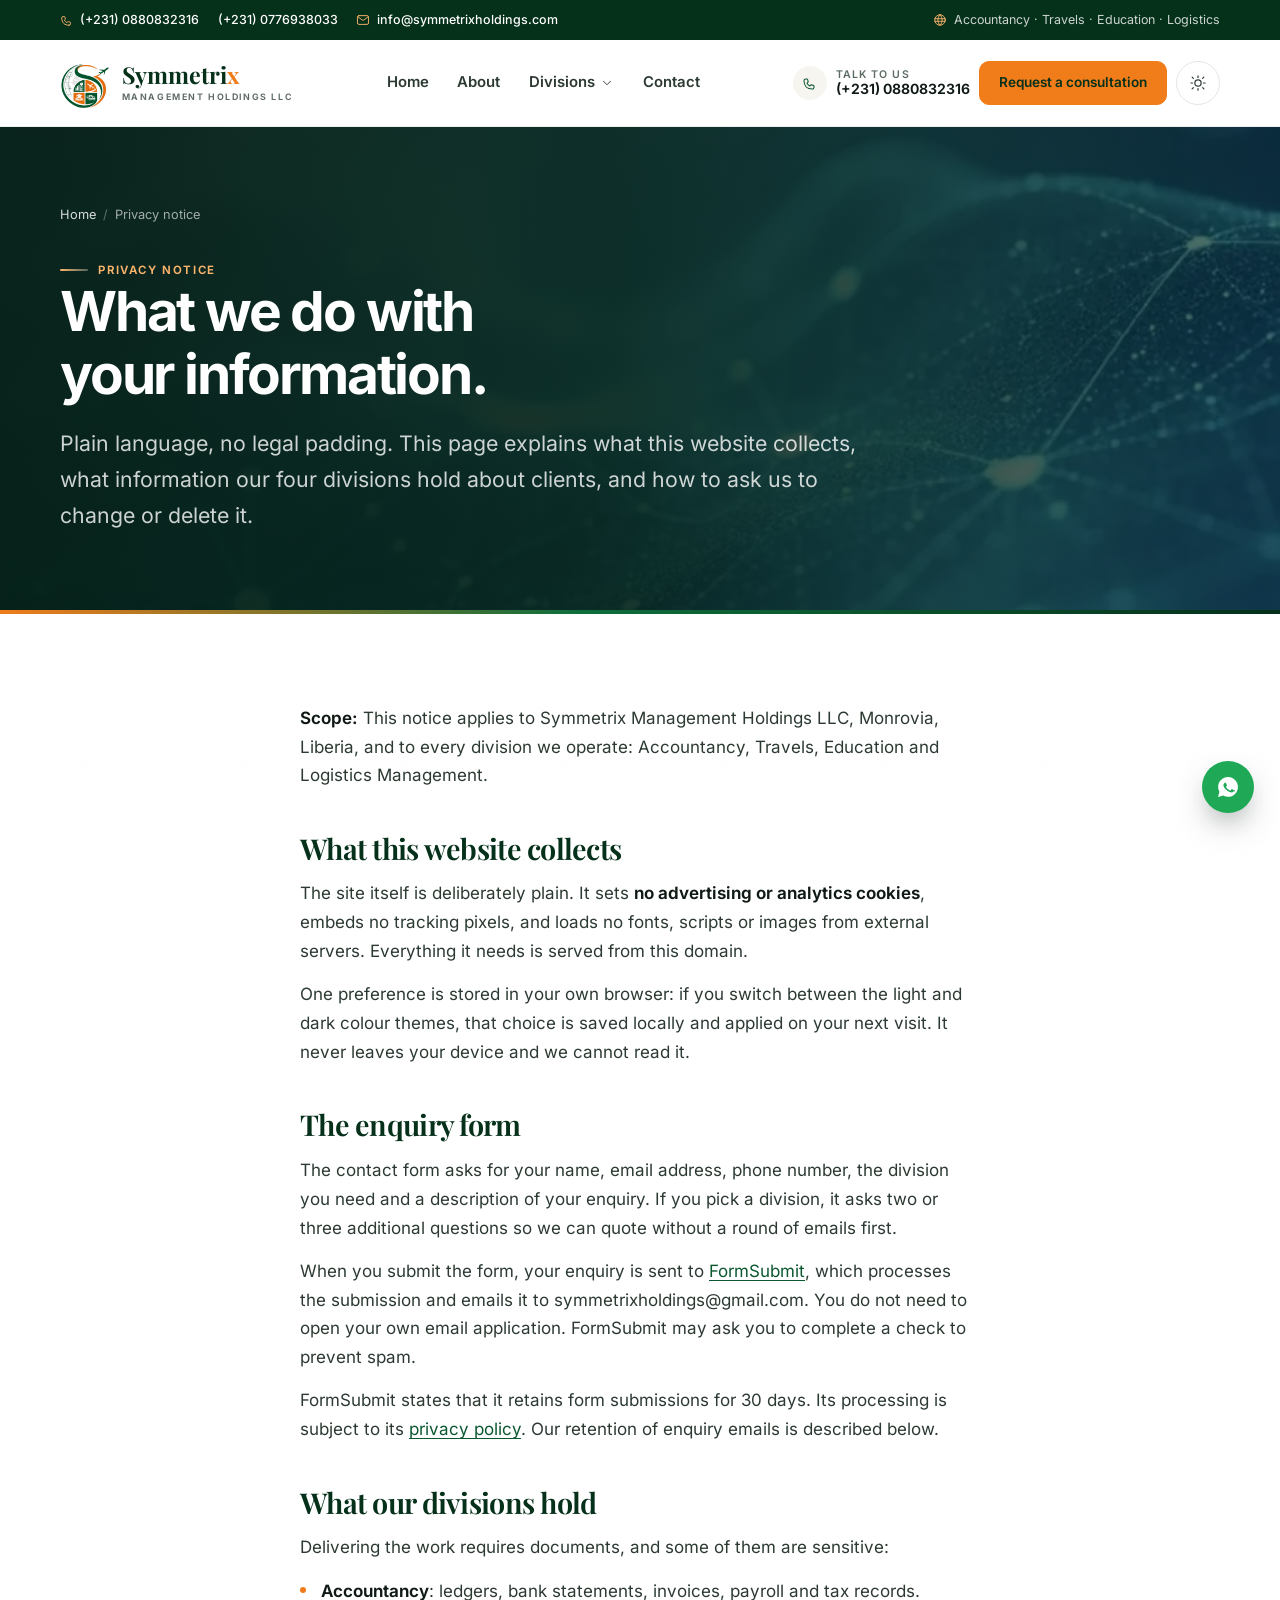
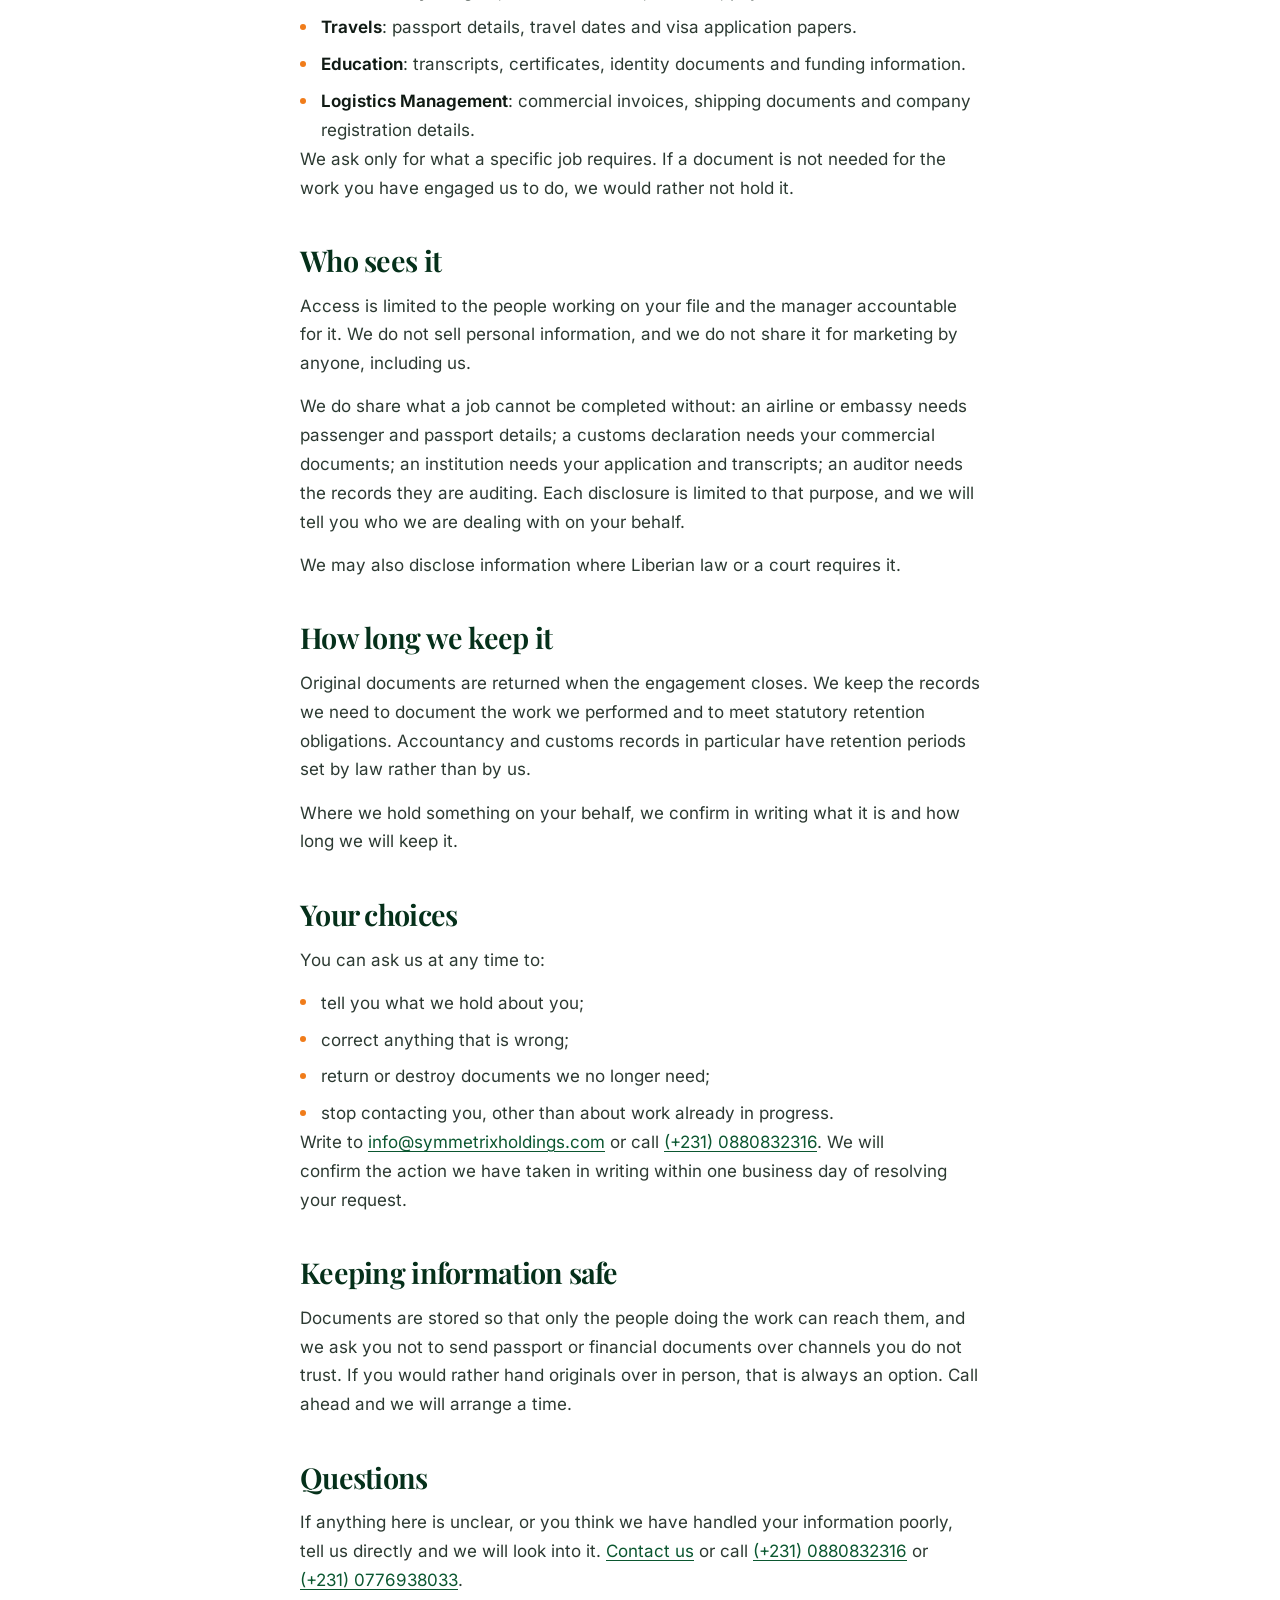
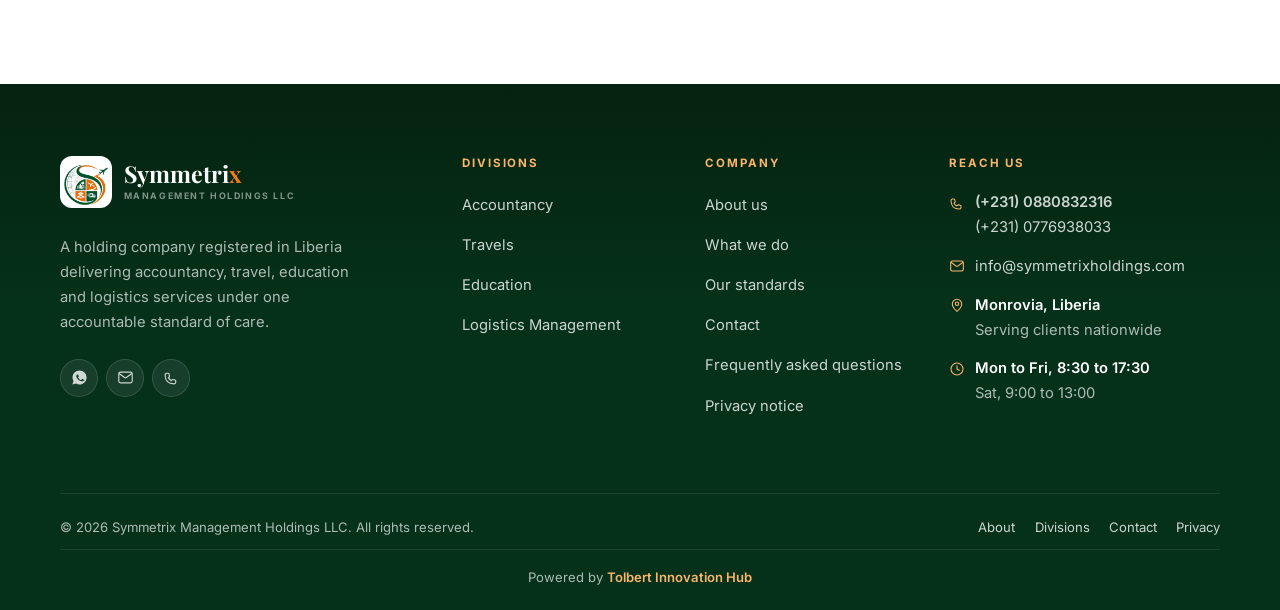
<file: privacy.html>
<!DOCTYPE html>
<html lang="en">
<head>
<meta charset="utf-8">
<meta name="viewport" content="width=device-width, initial-scale=1">
<title>Privacy Notice | Symmetrix Management Holdings LLC</title>
<meta name="description" content="What Symmetrix Management Holdings LLC collects through this website, what information our divisions hold about clients, who sees it and how to have it corrected or deleted.">
<meta name="theme-color" content="#FBF9F5">
<meta name="color-scheme" content="light">
<link rel="canonical" href="https://symmetrixholdings.com/privacy">
<meta property="og:type" content="website">
<meta property="og:site_name" content="Symmetrix Management Holdings LLC">
<meta property="og:title" content="Privacy Notice | Symmetrix Management Holdings LLC">
<meta property="og:description" content="What Symmetrix Management Holdings LLC collects through this website, what information our divisions hold about clients, who sees it and how to have it corrected or deleted.">
<meta property="og:url" content="https://symmetrixholdings.com/privacy">
<meta property="og:image" content="https://symmetrixholdings.com/assets/img/symmetrix-logo.jpg">
<meta name="twitter:card" content="summary_large_image">
<meta name="twitter:title" content="Privacy Notice | Symmetrix Management Holdings LLC">
<meta name="twitter:description" content="What Symmetrix Management Holdings LLC collects through this website, what information our divisions hold about clients, who sees it and how to have it corrected or deleted.">
<meta name="twitter:image" content="https://symmetrixholdings.com/assets/img/symmetrix-logo.jpg">
<link rel="icon" href="assets/img/favicon.svg" type="image/svg+xml">
<link rel="icon" href="assets/img/favicon-32.png" sizes="32x32" type="image/png">
<link rel="apple-touch-icon" href="assets/img/apple-touch-icon.png">
<link rel="preload" as="font" type="font/woff2" href="assets/fonts/inter-latin.woff2" crossorigin>
<link rel="preload" as="font" type="font/woff2" href="assets/fonts/playfair-latin.woff2" crossorigin>
<link rel="stylesheet" href="assets/css/styles.css?v=20261018-footer-credit">
<script>
(function () {
  var r = document.documentElement;
  r.classList.add("js");
  try {
    var t = localStorage.getItem("sx-theme");
    if (t === "light" || t === "dark") r.setAttribute("data-theme", t);
  } catch (e) {}
})();
</script>
<script type="application/ld+json">
{
  "@context": "https://schema.org",
  "@type": "BreadcrumbList",
  "itemListElement": [
    { "@type": "ListItem", "position": 1, "name": "Home", "item": "https://symmetrixholdings.com/" },
    { "@type": "ListItem", "position": 2, "name": "Privacy notice", "item": "https://symmetrixholdings.com/privacy" }
  ]
}
</script>
</head>
<body class="page-privacy">
<a class="skip-link" href="#main">Skip to main content</a>
<div class="topbar">
    <div class="wrap">
      <ul class="topbar-list">
        <li><svg width="24" height="24" viewBox="0 0 24 24" fill="none" stroke="currentColor" stroke-width="1.6" stroke-linecap="round" stroke-linejoin="round" aria-hidden="true" focusable="false"><path d="M15.5 21C7.5 21 3 16.5 3 8.5a2.5 2.5 0 0 1 2.5-2.5h1.8c.6 0 1.1.4 1.2 1l.7 3c.1.5-.1 1-.5 1.3l-1.2.9a11 11 0 0 0 4.3 4.3l.9-1.2c.3-.4.8-.6 1.3-.5l3 .7c.6.1 1 .6 1 1.2v1.8A2.5 2.5 0 0 1 15.5 21Z"/></svg><a href="tel:+231880832316">(+231) 0880832316</a></li>
        <li><a href="tel:+231776938033">(+231) 0776938033</a></li>
        <li class="topbar-tag"><svg width="24" height="24" viewBox="0 0 24 24" fill="none" stroke="currentColor" stroke-width="1.6" stroke-linecap="round" stroke-linejoin="round" aria-hidden="true" focusable="false"><rect x="2.5" y="4.5" width="19" height="15" rx="2.5"/><path d="m3.5 6.8 7.3 5.3c.7.5 1.7.5 2.4 0l7.3-5.3"/></svg><a href="mailto:info@symmetrixholdings.com">info@symmetrixholdings.com</a></li>
      </ul>
      <p class="topbar-tag"><svg width="24" height="24" viewBox="0 0 24 24" fill="none" stroke="currentColor" stroke-width="1.6" stroke-linecap="round" stroke-linejoin="round" aria-hidden="true" focusable="false"><circle cx="12" cy="12" r="9"/><path d="M3.2 9.8h17.6M3.2 14.2h17.6"/><path d="M12 3c2.4 2.5 3.6 5.5 3.6 9S14.4 18.5 12 21c-2.4-2.5-3.6-5.5-3.6-9S9.6 5.5 12 3Z"/></svg><span>Accountancy &middot; Travels &middot; Education &middot; Logistics</span></p>
  </div>
</div>
<header class="site-header">
  <div class="wrap">
    <nav class="nav" aria-label="Primary">
      <a class="brand" href="/" aria-label="Symmetrix Management Holdings LLC home"><img class="brand-mark" src="assets/img/symmetrix-mark.png" alt="" width="176" height="176" loading="eager" decoding="async"><span class="brand-text"><span class="brand-name">Symmetri<b>x</b></span><span class="brand-sub">Management Holdings LLC</span></span></a>
      <ul class="nav-main" role="list"><li><a class="nav-link" href="/">Home</a></li><li><a class="nav-link" href="/about">About</a></li><li class="has-dropdown"><a class="nav-link" href="/divisions" aria-expanded="false">Divisions <svg class="caret" width="24" height="24" viewBox="0 0 24 24" fill="none" stroke="currentColor" stroke-width="1.6" stroke-linecap="round" stroke-linejoin="round" aria-hidden="true" focusable="false"><path d="m6 9 6 6 6-6"/></svg></a><ul class="dropdown" role="list"><li><a class="dropdown-item" href="/accountancy"><span class="ico ico--green"><svg width="24" height="24" viewBox="0 0 24 24" fill="none" stroke="currentColor" stroke-width="1.6" stroke-linecap="round" stroke-linejoin="round" aria-hidden="true" focusable="false"><path d="M7 3h10a2 2 0 0 1 2 2v14a2 2 0 0 1-2 2H7a2 2 0 0 1-2-2V5a2 2 0 0 1 2-2Z"/><path d="M8.5 7h7v3h-7z"/><path d="M9 14h.01M12 14h.01M15 14h.01M9 17.5h.01M12 17.5h.01M15 17.5h.01"/></svg></span><span><strong>Accountancy</strong><span>Books prepared for audit, tax filings and financial reporting that stand up to scrutiny.</span></span></a></li><li><a class="dropdown-item" href="/travels"><span class="ico ico--orange"><svg width="24" height="24" viewBox="0 0 24 24" fill="none" stroke="currentColor" stroke-width="1.6" stroke-linecap="round" stroke-linejoin="round" aria-hidden="true" focusable="false"><path d="M17.8 19.2 16 11l3.5-3.5a2.1 2.1 0 1 0-3-3L13 8 4.8 6.2a.5.5 0 0 0-.5.8l3.9 4.3-2.2 2.2H3.5l-.7 1.4 3.4.9.9 3.4 1.4-.7v-2.5l2.2-2.2 4.3 3.9a.5.5 0 0 0 .8-.5Z"/></svg></span><span><strong>Travels</strong><span>Ticketing, visa documentation and corporate travel managed end to end.</span></span></a></li><li><a class="dropdown-item" href="/education"><span class="ico ico--orange"><svg width="24" height="24" viewBox="0 0 24 24" fill="none" stroke="currentColor" stroke-width="1.6" stroke-linecap="round" stroke-linejoin="round" aria-hidden="true" focusable="false"><path d="M21.4 8.6 12 4.2 2.6 8.6 12 13l9.4-4.4Z"/><path d="M6 10.5v4.9c0 1.8 2.7 3.2 6 3.2s6-1.4 6-3.2v-4.9"/><path d="M20 10v5.5"/></svg></span><span><strong>Education</strong><span>Study placement, admissions support and professional training pathways.</span></span></a></li><li><a class="dropdown-item" href="/logistics"><span class="ico ico--green"><svg width="24" height="24" viewBox="0 0 24 24" fill="none" stroke="currentColor" stroke-width="1.6" stroke-linecap="round" stroke-linejoin="round" aria-hidden="true" focusable="false"><path d="M2 7.5A1.5 1.5 0 0 1 3.5 6h9A1.5 1.5 0 0 1 14 7.5V16H2V7.5Z"/><path d="M14 10h3.6c.5 0 1 .2 1.2.6l2 3c.1.3.2.6.2.9V16h-7v-6Z"/><circle cx="6" cy="18" r="2"/><circle cx="17" cy="18" r="2"/><path d="M8 18h7"/></svg></span><span><strong>Logistics Management</strong><span>Freight forwarding, customs clearance and final delivery you can track.</span></span></a></li></ul></li><li><a class="nav-link" href="/contact">Contact</a></li></ul>
      <div class="nav-actions">
        <a class="nav-phone" href="tel:+231880832316">
          <span class="pill"><svg width="24" height="24" viewBox="0 0 24 24" fill="none" stroke="currentColor" stroke-width="1.6" stroke-linecap="round" stroke-linejoin="round" aria-hidden="true" focusable="false"><path d="M15.5 21C7.5 21 3 16.5 3 8.5a2.5 2.5 0 0 1 2.5-2.5h1.8c.6 0 1.1.4 1.2 1l.7 3c.1.5-.1 1-.5 1.3l-1.2.9a11 11 0 0 0 4.3 4.3l.9-1.2c.3-.4.8-.6 1.3-.5l3 .7c.6.1 1 .6 1 1.2v1.8A2.5 2.5 0 0 1 15.5 21Z"/></svg></span>
          <span><em>Talk to us</em><strong>(+231) 0880832316</strong></span>
        </a>
        <a class="btn btn--accent btn--sm" href="/contact">Request a consultation</a>
        <button class="theme-toggle" type="button" aria-label="Switch colour theme" aria-pressed="false" data-theme-toggle><svg class="i-sun" width="24" height="24" viewBox="0 0 24 24" fill="none" stroke="currentColor" stroke-width="1.6" stroke-linecap="round" stroke-linejoin="round" aria-hidden="true" focusable="false"><circle cx="12" cy="12" r="4.2"/><path d="M12 2.5v2.2M12 19.3v2.2M4.2 4.2l1.6 1.6M18.2 18.2l1.6 1.6M2.5 12h2.2M19.3 12h2.2M4.2 19.8l1.6-1.6M18.2 5.8l1.6-1.6"/></svg><svg class="i-moon" width="24" height="24" viewBox="0 0 24 24" fill="none" stroke="currentColor" stroke-width="1.6" stroke-linecap="round" stroke-linejoin="round" aria-hidden="true" focusable="false"><path d="M20.5 14.3A8.5 8.5 0 1 1 9.7 3.5a6.8 6.8 0 0 0 10.8 10.8Z"/></svg></button>
      </div>
      <span class="theme-toggle-mobile"><button class="theme-toggle" type="button" aria-label="Switch colour theme" aria-pressed="false" data-theme-toggle><svg class="i-sun" width="24" height="24" viewBox="0 0 24 24" fill="none" stroke="currentColor" stroke-width="1.6" stroke-linecap="round" stroke-linejoin="round" aria-hidden="true" focusable="false"><circle cx="12" cy="12" r="4.2"/><path d="M12 2.5v2.2M12 19.3v2.2M4.2 4.2l1.6 1.6M18.2 18.2l1.6 1.6M2.5 12h2.2M19.3 12h2.2M4.2 19.8l1.6-1.6M18.2 5.8l1.6-1.6"/></svg><svg class="i-moon" width="24" height="24" viewBox="0 0 24 24" fill="none" stroke="currentColor" stroke-width="1.6" stroke-linecap="round" stroke-linejoin="round" aria-hidden="true" focusable="false"><path d="M20.5 14.3A8.5 8.5 0 1 1 9.7 3.5a6.8 6.8 0 0 0 10.8 10.8Z"/></svg></button></span>
      <button class="nav-toggle" type="button" aria-expanded="false" aria-controls="drawer" aria-label="Open menu">
        <i></i><i></i><i></i>
      </button>
    </nav>
  </div>
</header>
<div class="drawer" id="drawer" aria-hidden="true">
  <div class="drawer-scrim"></div>
  <div class="drawer-panel" role="dialog" aria-modal="true" aria-label="Site menu">
    <div class="drawer-top">
      <a class="brand" href="/" aria-label="Symmetrix Management Holdings LLC home"><img class="brand-mark" src="assets/img/symmetrix-mark.png" alt="" width="176" height="176" loading="eager" decoding="async"><span class="brand-text"><span class="brand-name">Symmetri<b>x</b></span><span class="brand-sub">Management Holdings LLC</span></span></a>
      <button class="drawer-close" type="button" aria-label="Close menu"><svg width="24" height="24" viewBox="0 0 24 24" fill="none" stroke="currentColor" stroke-width="1.6" stroke-linecap="round" stroke-linejoin="round" aria-hidden="true" focusable="false"><path d="M6 6l12 12M18 6 6 18"/></svg></button>
    </div>
    <nav class="drawer-nav" aria-label="Mobile">
      <a href="/">Home <svg width="24" height="24" viewBox="0 0 24 24" fill="none" stroke="currentColor" stroke-width="1.6" stroke-linecap="round" stroke-linejoin="round" aria-hidden="true" focusable="false"><path d="M5 12h14"/><path d="m13 6 6 6-6 6"/></svg></a>
      <a href="/about">About us <svg width="24" height="24" viewBox="0 0 24 24" fill="none" stroke="currentColor" stroke-width="1.6" stroke-linecap="round" stroke-linejoin="round" aria-hidden="true" focusable="false"><path d="M5 12h14"/><path d="m13 6 6 6-6 6"/></svg></a>
      <span class="drawer-group-label">Our divisions</span>
      <a href="/divisions">All divisions <svg width="24" height="24" viewBox="0 0 24 24" fill="none" stroke="currentColor" stroke-width="1.6" stroke-linecap="round" stroke-linejoin="round" aria-hidden="true" focusable="false"><path d="M5 12h14"/><path d="m13 6 6 6-6 6"/></svg></a>
      <a class="is-sub" href="/accountancy">Accountancy <svg width="24" height="24" viewBox="0 0 24 24" fill="none" stroke="currentColor" stroke-width="1.6" stroke-linecap="round" stroke-linejoin="round" aria-hidden="true" focusable="false"><path d="M5 12h14"/><path d="m13 6 6 6-6 6"/></svg></a><a class="is-sub" href="/travels">Travels <svg width="24" height="24" viewBox="0 0 24 24" fill="none" stroke="currentColor" stroke-width="1.6" stroke-linecap="round" stroke-linejoin="round" aria-hidden="true" focusable="false"><path d="M5 12h14"/><path d="m13 6 6 6-6 6"/></svg></a><a class="is-sub" href="/education">Education <svg width="24" height="24" viewBox="0 0 24 24" fill="none" stroke="currentColor" stroke-width="1.6" stroke-linecap="round" stroke-linejoin="round" aria-hidden="true" focusable="false"><path d="M5 12h14"/><path d="m13 6 6 6-6 6"/></svg></a><a class="is-sub" href="/logistics">Logistics Management <svg width="24" height="24" viewBox="0 0 24 24" fill="none" stroke="currentColor" stroke-width="1.6" stroke-linecap="round" stroke-linejoin="round" aria-hidden="true" focusable="false"><path d="M5 12h14"/><path d="m13 6 6 6-6 6"/></svg></a>
      <span class="drawer-group-label">Get in touch</span>
      <a href="/contact">Contact <svg width="24" height="24" viewBox="0 0 24 24" fill="none" stroke="currentColor" stroke-width="1.6" stroke-linecap="round" stroke-linejoin="round" aria-hidden="true" focusable="false"><path d="M5 12h14"/><path d="m13 6 6 6-6 6"/></svg></a>
    </nav>
    <div class="drawer-contact">
      <a href="tel:+231880832316"><svg width="24" height="24" viewBox="0 0 24 24" fill="none" stroke="currentColor" stroke-width="1.6" stroke-linecap="round" stroke-linejoin="round" aria-hidden="true" focusable="false"><path d="M15.5 21C7.5 21 3 16.5 3 8.5a2.5 2.5 0 0 1 2.5-2.5h1.8c.6 0 1.1.4 1.2 1l.7 3c.1.5-.1 1-.5 1.3l-1.2.9a11 11 0 0 0 4.3 4.3l.9-1.2c.3-.4.8-.6 1.3-.5l3 .7c.6.1 1 .6 1 1.2v1.8A2.5 2.5 0 0 1 15.5 21Z"/></svg>(+231) 0880832316</a>
      <a href="tel:+231776938033"><svg width="24" height="24" viewBox="0 0 24 24" fill="none" stroke="currentColor" stroke-width="1.6" stroke-linecap="round" stroke-linejoin="round" aria-hidden="true" focusable="false"><path d="M15.5 21C7.5 21 3 16.5 3 8.5a2.5 2.5 0 0 1 2.5-2.5h1.8c.6 0 1.1.4 1.2 1l.7 3c.1.5-.1 1-.5 1.3l-1.2.9a11 11 0 0 0 4.3 4.3l.9-1.2c.3-.4.8-.6 1.3-.5l3 .7c.6.1 1 .6 1 1.2v1.8A2.5 2.5 0 0 1 15.5 21Z"/></svg>(+231) 0776938033</a>
      <a href="mailto:info@symmetrixholdings.com"><svg width="24" height="24" viewBox="0 0 24 24" fill="none" stroke="currentColor" stroke-width="1.6" stroke-linecap="round" stroke-linejoin="round" aria-hidden="true" focusable="false"><rect x="2.5" y="4.5" width="19" height="15" rx="2.5"/><path d="m3.5 6.8 7.3 5.3c.7.5 1.7.5 2.4 0l7.3-5.3"/></svg>info@symmetrixholdings.com</a>
      <a class="btn btn--accent" href="/contact">Request a consultation</a>
    </div>
  </div>
</div>
<main id="main">

<section class="page-hero" style="--pos: 60% 18%">
  <div class="wrap">
    <nav aria-label="Breadcrumb">
      <ol class="crumbs" role="list">
        <li><a href="/">Home</a></li>
        <li aria-current="page">Privacy notice</li>
      </ol>
    </nav>
    <p class="eyebrow is-light">Privacy notice</p>
    <h1>What we do with your information.</h1>
    <p class="lede">Plain language, no legal padding. This page explains what this website collects, what information our four divisions hold about clients, and how to ask us to change or delete it.</p>
  </div>
</section>

<section class="section">
  <div class="wrap wrap-narrow prose">
    <p class="muted"><strong>Scope:</strong> This notice applies to Symmetrix Management Holdings LLC, Monrovia, Liberia, and to every division we operate: Accountancy, Travels, Education and Logistics Management.</p>

    <h2>What this website collects</h2>
    <p>The site itself is deliberately plain. It sets <strong>no advertising or analytics cookies</strong>, embeds no tracking pixels, and loads no fonts, scripts or images from external servers. Everything it needs is served from this domain.</p>
    <p>One preference is stored in your own browser: if you switch between the light and dark colour themes, that choice is saved locally and applied on your next visit. It never leaves your device and we cannot read it.</p>

    <h2>The enquiry form</h2>
    <p>The contact form asks for your name, email address, phone number, the division you need and a description of your enquiry. If you pick a division, it asks two or three additional questions so we can quote without a round of emails first.</p>
    <p>When you submit the form, your enquiry is sent to <a href="https://formsubmit.co/" target="_blank" rel="noopener">FormSubmit</a>, which processes the submission and emails it to symmetrixholdings@gmail.com. You do not need to open your own email application. FormSubmit may ask you to complete a check to prevent spam.</p>
    <p>FormSubmit states that it retains form submissions for 30 days. Its processing is subject to its <a href="https://formsubmit.co/privacy.pdf" target="_blank" rel="noopener">privacy policy</a>. Our retention of enquiry emails is described below.</p>

    <h2>What our divisions hold</h2>
    <p>Delivering the work requires documents, and some of them are sensitive:</p>
    <ul role="list">
      <li><strong>Accountancy</strong>: ledgers, bank statements, invoices, payroll and tax records.</li>
      <li><strong>Travels</strong>: passport details, travel dates and visa application papers.</li>
      <li><strong>Education</strong>: transcripts, certificates, identity documents and funding information.</li>
      <li><strong>Logistics Management</strong>: commercial invoices, shipping documents and company registration details.</li>
    </ul>
    <p>We ask only for what a specific job requires. If a document is not needed for the work you have engaged us to do, we would rather not hold it.</p>

    <h2>Who sees it</h2>
    <p>Access is limited to the people working on your file and the manager accountable for it. We do not sell personal information, and we do not share it for marketing by anyone, including us.</p>
    <p>We do share what a job cannot be completed without: an airline or embassy needs passenger and passport details; a customs declaration needs your commercial documents; an institution needs your application and transcripts; an auditor needs the records they are auditing. Each disclosure is limited to that purpose, and we will tell you who we are dealing with on your behalf.</p>
    <p>We may also disclose information where Liberian law or a court requires it.</p>

    <h2>How long we keep it</h2>
    <p>Original documents are returned when the engagement closes. We keep the records we need to document the work we performed and to meet statutory retention obligations. Accountancy and customs records in particular have retention periods set by law rather than by us.</p>
    <p>Where we hold something on your behalf, we confirm in writing what it is and how long we will keep it.</p>

    <h2>Your choices</h2>
    <p>You can ask us at any time to:</p>
    <ul role="list">
      <li>tell you what we hold about you;</li>
      <li>correct anything that is wrong;</li>
      <li>return or destroy documents we no longer need;</li>
      <li>stop contacting you, other than about work already in progress.</li>
    </ul>
    <p>Write to <a href="mailto:info@symmetrixholdings.com">info@symmetrixholdings.com</a> or call <a href="tel:+231880832316">(+231) 0880832316</a>. We will confirm the action we have taken in writing within one business day of resolving your request.</p>

    <h2>Keeping information safe</h2>
    <p>Documents are stored so that only the people doing the work can reach them, and we ask you not to send passport or financial documents over channels you do not trust. If you would rather hand originals over in person, that is always an option. Call ahead and we will arrange a time.</p>

    <h2>Questions</h2>
    <p>If anything here is unclear, or you think we have handled your information poorly, tell us directly and we will look into it. <a href="/contact">Contact us</a> or call <a href="tel:+231880832316">(+231) 0880832316</a> or <a href="tel:+231776938033">(+231) 0776938033</a>.</p>
  </div>
</section>

</main>
<footer class="site-footer">
  <div class="wrap">
    <div class="footer-main">
      <div class="footer-brand">
        <a class="brand" href="/" aria-label="Symmetrix Management Holdings LLC home"><img class="brand-mark" src="assets/img/symmetrix-mark.png" alt="" width="176" height="176" loading="eager" decoding="async"><span class="brand-text"><span class="brand-name">Symmetri<b>x</b></span><span class="brand-sub">Management Holdings LLC</span></span></a>
        <p>A holding company registered in Liberia delivering accountancy, travel, education and logistics services under one accountable standard of care.</p>
        <div class="socials">
          <a href="https://wa.me/231777944600" aria-label="Chat with us on WhatsApp" rel="noopener" target="_blank"><svg width="24" height="24" viewBox="0 0 24 24" fill="none" stroke="currentColor" stroke-width="1.6" stroke-linecap="round" stroke-linejoin="round" aria-hidden="true" focusable="false"><path fill="currentColor" stroke="none" d="M12.04 2C6.58 2 2.13 6.45 2.13 11.91c0 1.75.46 3.46 1.32 4.96L2 22l5.25-1.38a9.9 9.9 0 0 0 4.79 1.22h.01c5.46 0 9.91-4.45 9.91-9.91C21.96 6.45 17.5 2 12.04 2Zm5.8 14.06c-.24.68-1.42 1.3-1.96 1.35-.5.05-1.13.08-3.24-.79-2.5-1.03-4.06-3.66-4.18-3.83-.12-.17-.99-1.35-.99-2.57 0-1.22.64-1.82.87-2.07.23-.25.5-.31.67-.31.17 0 .34 0 .49.01.16.01.37-.06.58.44.21.5.72 1.77.78 1.9.06.13.1.28.01.45-.09.17-.14.28-.28.43-.14.15-.29.34-.42.45-.14.13-.29.27-.12.53.17.26.75 1.24 1.62 2.01 1.11.99 2.05 1.3 2.34 1.44.29.14.46.12.63-.07.17-.19.73-.85.93-1.14.2-.29.39-.24.66-.14.27.1 1.7.8 1.99.95.29.14.48.22.55.34.07.12.07.71-.17 1.39Z"/></svg></a>
          <a href="mailto:info@symmetrixholdings.com" aria-label="Email Symmetrix Management Holdings"><svg width="24" height="24" viewBox="0 0 24 24" fill="none" stroke="currentColor" stroke-width="1.6" stroke-linecap="round" stroke-linejoin="round" aria-hidden="true" focusable="false"><rect x="2.5" y="4.5" width="19" height="15" rx="2.5"/><path d="m3.5 6.8 7.3 5.3c.7.5 1.7.5 2.4 0l7.3-5.3"/></svg></a>
          <a href="tel:+231880832316" aria-label="Call Symmetrix Management Holdings"><svg width="24" height="24" viewBox="0 0 24 24" fill="none" stroke="currentColor" stroke-width="1.6" stroke-linecap="round" stroke-linejoin="round" aria-hidden="true" focusable="false"><path d="M15.5 21C7.5 21 3 16.5 3 8.5a2.5 2.5 0 0 1 2.5-2.5h1.8c.6 0 1.1.4 1.2 1l.7 3c.1.5-.1 1-.5 1.3l-1.2.9a11 11 0 0 0 4.3 4.3l.9-1.2c.3-.4.8-.6 1.3-.5l3 .7c.6.1 1 .6 1 1.2v1.8A2.5 2.5 0 0 1 15.5 21Z"/></svg></a>
        </div>
      </div>
      <div>
        <h3 class="footer-h">Divisions</h3>
        <ul class="footer-list" role="list"><li><a href="/accountancy">Accountancy</a></li><li><a href="/travels">Travels</a></li><li><a href="/education">Education</a></li><li><a href="/logistics">Logistics Management</a></li></ul>
      </div>
      <div>
        <h3 class="footer-h">Company</h3>
        <ul class="footer-list" role="list">
          <li><a href="/about">About us</a></li>
          <li><a href="/divisions">What we do</a></li>
          <li><a href="/about#values">Our standards</a></li>
          <li><a href="/contact">Contact</a></li>
          <li><a href="/contact#faq">Frequently asked questions</a></li>
          <li><a href="/privacy">Privacy notice</a></li>
        </ul>
      </div>
      <div>
        <h3 class="footer-h">Reach us</h3>
        <ul class="footer-contact" role="list">
          <li><svg width="24" height="24" viewBox="0 0 24 24" fill="none" stroke="currentColor" stroke-width="1.6" stroke-linecap="round" stroke-linejoin="round" aria-hidden="true" focusable="false"><path d="M15.5 21C7.5 21 3 16.5 3 8.5a2.5 2.5 0 0 1 2.5-2.5h1.8c.6 0 1.1.4 1.2 1l.7 3c.1.5-.1 1-.5 1.3l-1.2.9a11 11 0 0 0 4.3 4.3l.9-1.2c.3-.4.8-.6 1.3-.5l3 .7c.6.1 1 .6 1 1.2v1.8A2.5 2.5 0 0 1 15.5 21Z"/></svg><span><strong><a href="tel:+231880832316">(+231) 0880832316</a></strong><a href="tel:+231776938033">(+231) 0776938033</a></span></li>
          <li><svg width="24" height="24" viewBox="0 0 24 24" fill="none" stroke="currentColor" stroke-width="1.6" stroke-linecap="round" stroke-linejoin="round" aria-hidden="true" focusable="false"><rect x="2.5" y="4.5" width="19" height="15" rx="2.5"/><path d="m3.5 6.8 7.3 5.3c.7.5 1.7.5 2.4 0l7.3-5.3"/></svg><span><a href="mailto:info@symmetrixholdings.com">info@symmetrixholdings.com</a></span></li>
          <li><svg width="24" height="24" viewBox="0 0 24 24" fill="none" stroke="currentColor" stroke-width="1.6" stroke-linecap="round" stroke-linejoin="round" aria-hidden="true" focusable="false"><path d="M12 21.5s7-5.6 7-11a7 7 0 1 0-14 0c0 5.4 7 11 7 11Z"/><circle cx="12" cy="10" r="2.6"/></svg><span><strong>Monrovia, Liberia</strong>Serving clients nationwide</span></li>
          <li><svg width="24" height="24" viewBox="0 0 24 24" fill="none" stroke="currentColor" stroke-width="1.6" stroke-linecap="round" stroke-linejoin="round" aria-hidden="true" focusable="false"><circle cx="12" cy="12" r="9"/><path d="M12 7.2V12l3.4 2"/></svg><span><strong>Mon to Fri, 8:30 to 17:30</strong>Sat, 9:00 to 13:00</span></li>
        </ul>
      </div>
    </div>
    <div class="footer-bottom">
      <p>&copy; <span data-year>2026</span> Symmetrix Management Holdings LLC. All rights reserved.</p>
      <ul role="list">
        <li><a href="/about">About</a></li>
        <li><a href="/divisions">Divisions</a></li>
        <li><a href="/contact">Contact</a></li>
        <li><a href="/privacy">Privacy</a></li>
      </ul>
      <p class="footer-credit">Powered by <a href="https://tolbertinnovationhub.org" target="_blank" rel="noopener">Tolbert Innovation Hub</a></p>
    </div>
  </div>
</footer>
<div class="float-actions">
  <a class="fab fab--wa" href="https://wa.me/231777944600" target="_blank" rel="noopener" aria-label="Chat with us on WhatsApp"><svg width="24" height="24" viewBox="0 0 24 24" fill="none" stroke="currentColor" stroke-width="1.6" stroke-linecap="round" stroke-linejoin="round" aria-hidden="true" focusable="false"><path fill="currentColor" stroke="none" d="M12.04 2C6.58 2 2.13 6.45 2.13 11.91c0 1.75.46 3.46 1.32 4.96L2 22l5.25-1.38a9.9 9.9 0 0 0 4.79 1.22h.01c5.46 0 9.91-4.45 9.91-9.91C21.96 6.45 17.5 2 12.04 2Zm5.8 14.06c-.24.68-1.42 1.3-1.96 1.35-.5.05-1.13.08-3.24-.79-2.5-1.03-4.06-3.66-4.18-3.83-.12-.17-.99-1.35-.99-2.57 0-1.22.64-1.82.87-2.07.23-.25.5-.31.67-.31.17 0 .34 0 .49.01.16.01.37-.06.58.44.21.5.72 1.77.78 1.9.06.13.1.28.01.45-.09.17-.14.28-.28.43-.14.15-.29.34-.42.45-.14.13-.29.27-.12.53.17.26.75 1.24 1.62 2.01 1.11.99 2.05 1.3 2.34 1.44.29.14.46.12.63-.07.17-.19.73-.85.93-1.14.2-.29.39-.24.66-.14.27.1 1.7.8 1.99.95.29.14.48.22.55.34.07.12.07.71-.17 1.39Z"/></svg></a>
  <button class="fab fab--top" type="button" aria-label="Back to top" onclick="window.scrollTo({top:0,behavior:'smooth'})"><svg width="24" height="24" viewBox="0 0 24 24" fill="none" stroke="currentColor" stroke-width="1.6" stroke-linecap="round" stroke-linejoin="round" aria-hidden="true" focusable="false"><path d="M12 19V5"/><path d="m6 11 6-6 6 6"/></svg></button>
</div>
<script src="assets/js/main.js?v=20261018-formsubmit" defer></script>
</body>
</html>
</file>
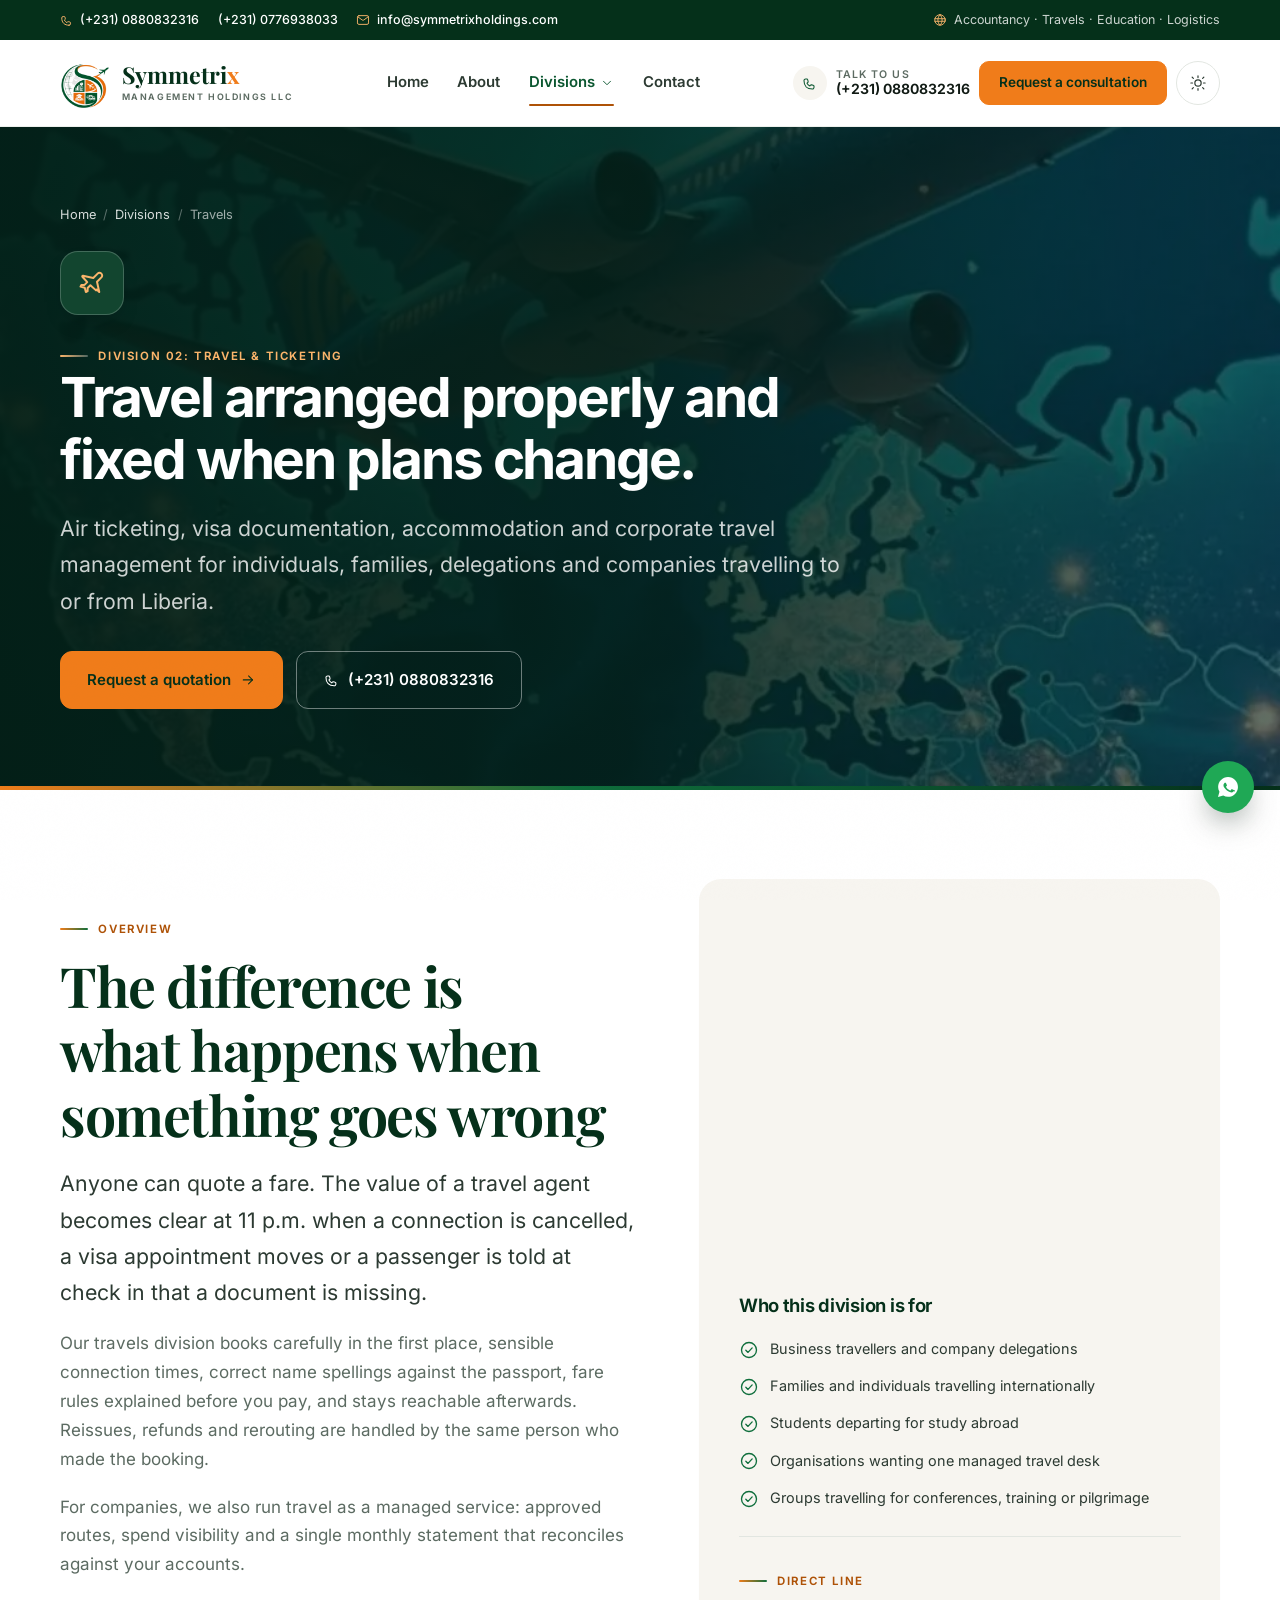
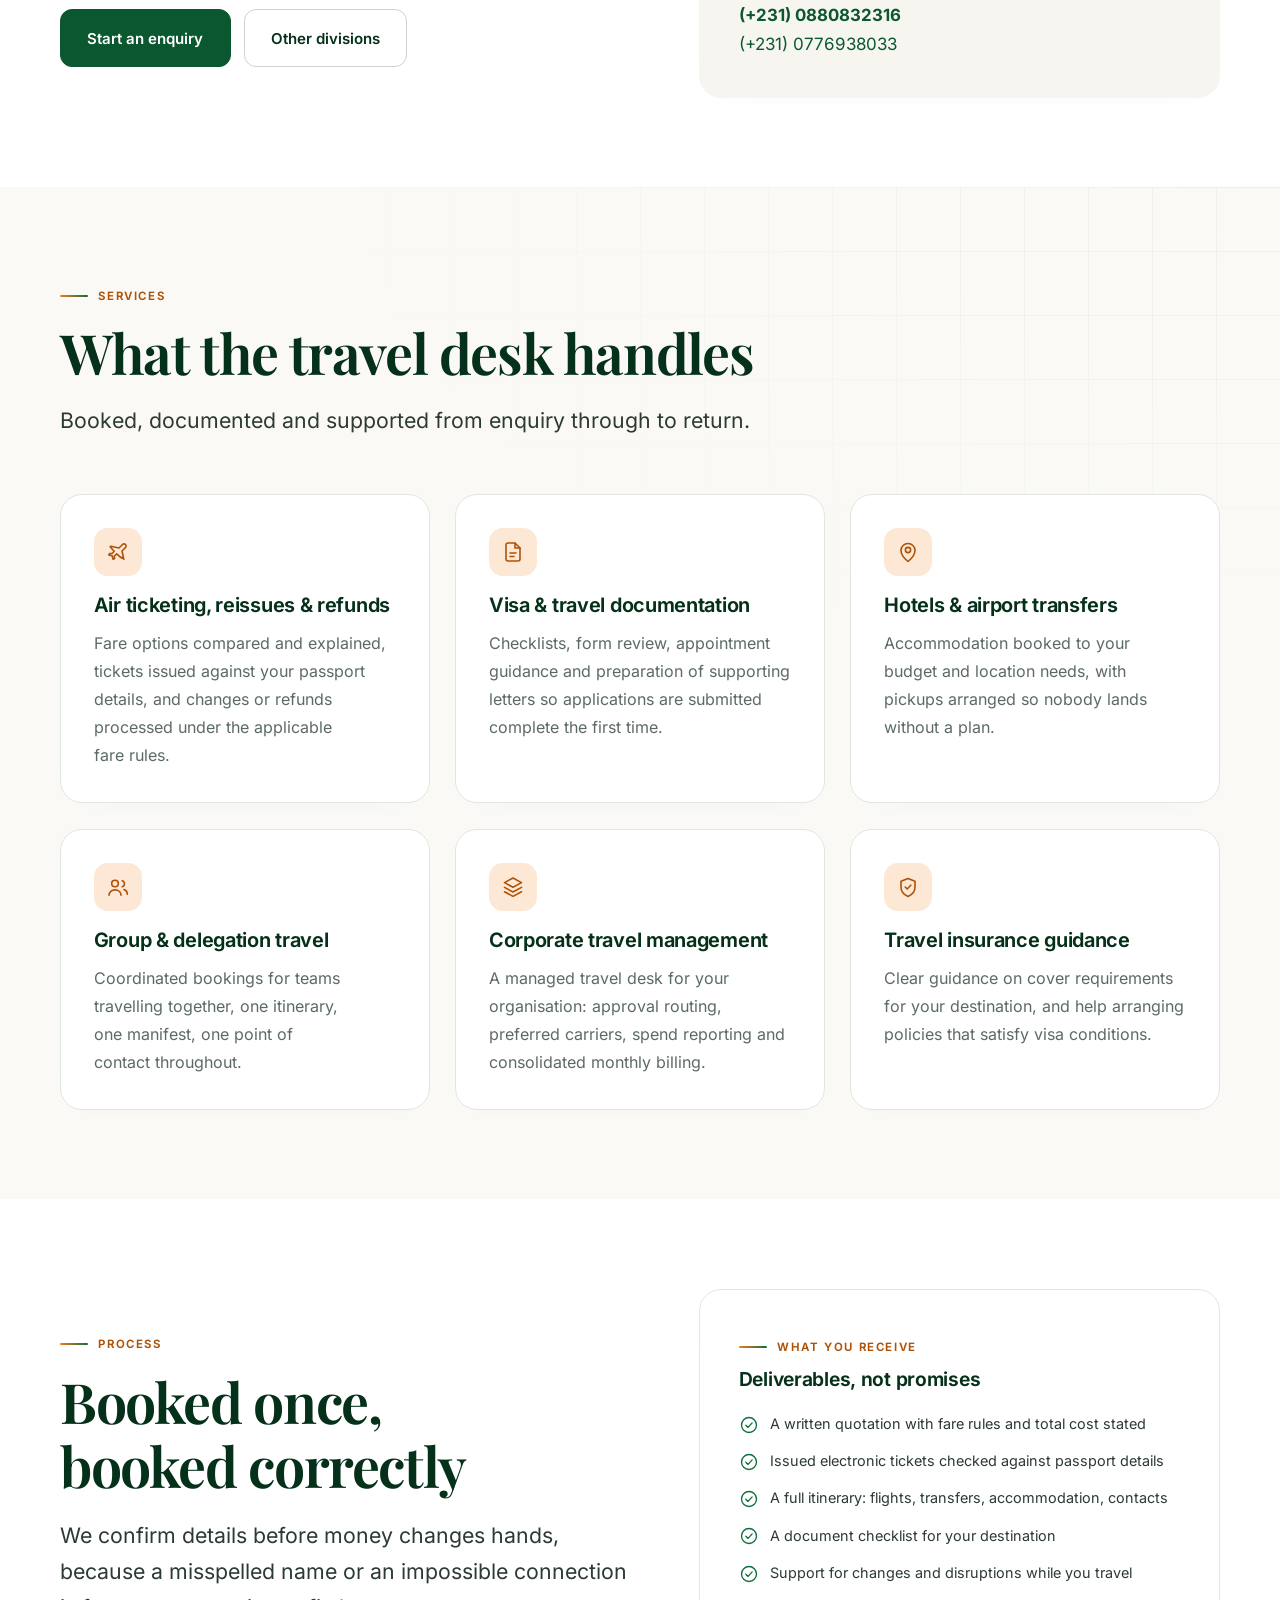
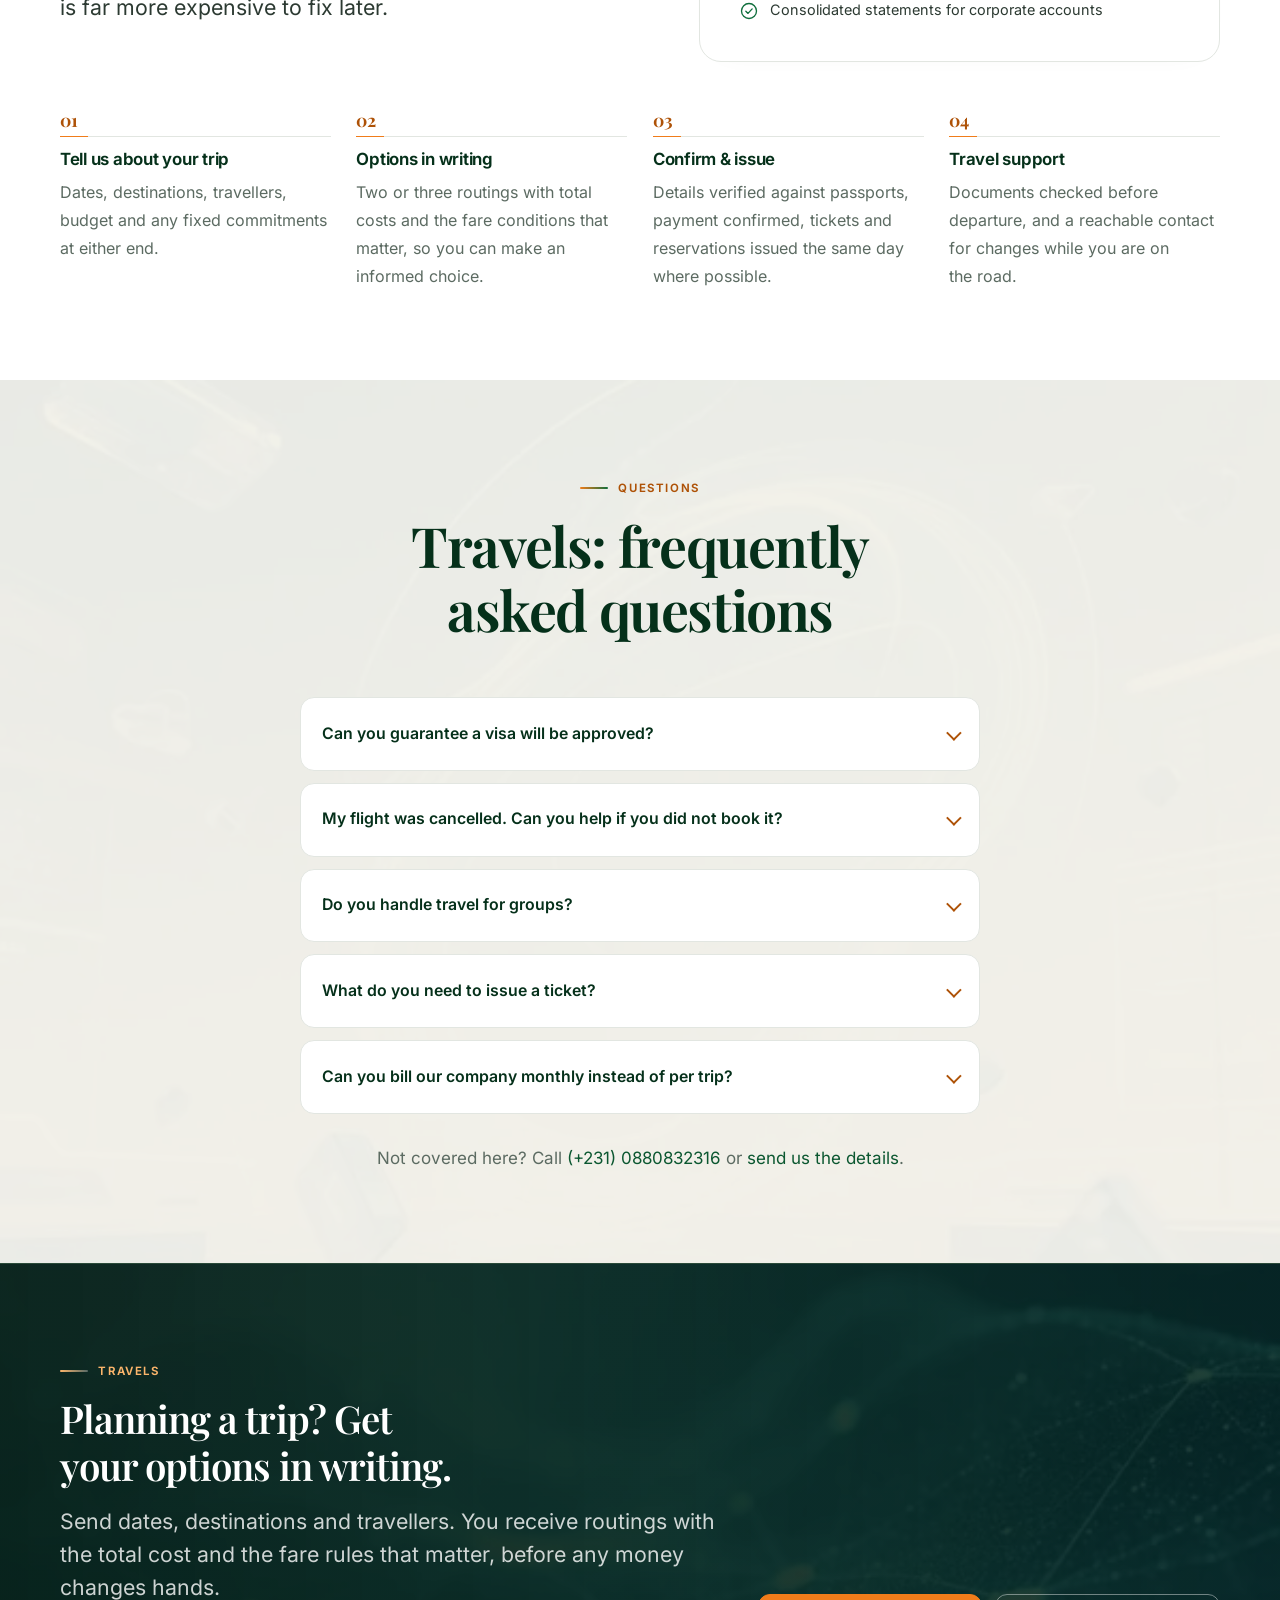
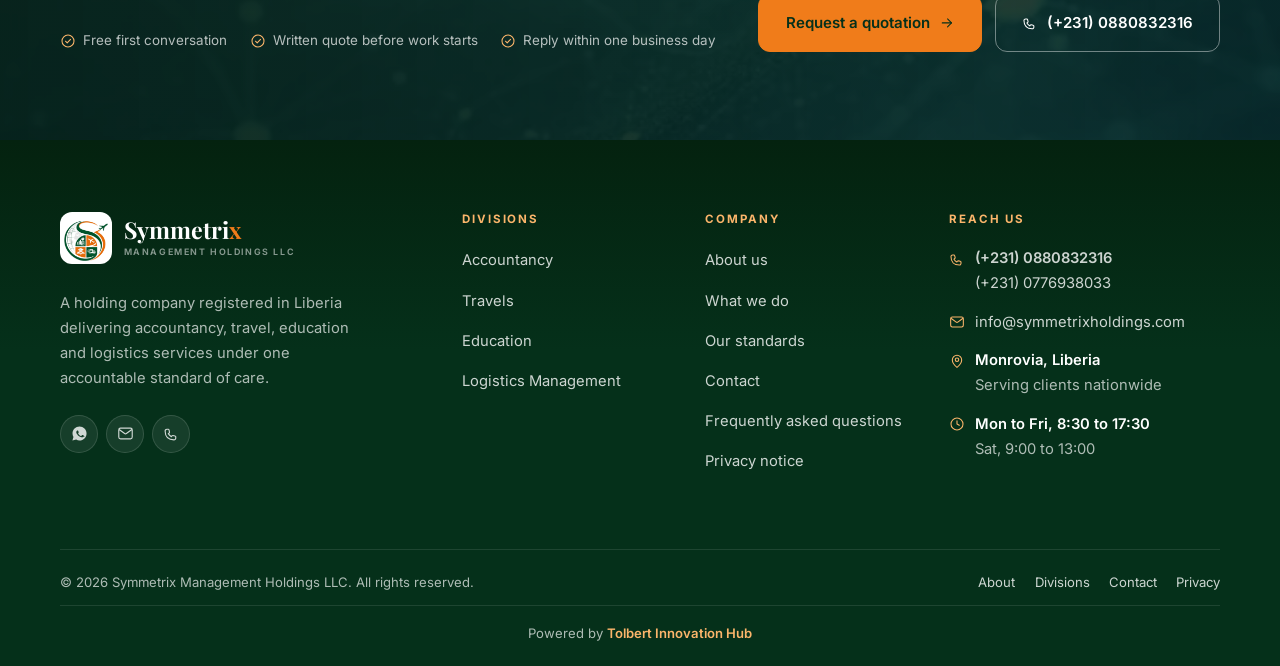
<file: travels.html>
<!DOCTYPE html>
<html lang="en">
<head>
<meta charset="utf-8">
<meta name="viewport" content="width=device-width, initial-scale=1">
<title>Travels | Symmetrix Management Holdings LLC</title>
<meta name="description" content="Air ticketing, visa documentation, accommodation and corporate travel management for individuals, families, delegations and companies travelling to or from Liberia.">
<meta name="theme-color" content="#FBF9F5">
<meta name="color-scheme" content="light">
<link rel="canonical" href="https://symmetrixholdings.com/travels">
<meta property="og:type" content="website">
<meta property="og:site_name" content="Symmetrix Management Holdings LLC">
<meta property="og:title" content="Travels | Symmetrix Management Holdings LLC">
<meta property="og:description" content="Air ticketing, visa documentation, accommodation and corporate travel management for individuals, families, delegations and companies travelling to or from Liberia.">
<meta property="og:url" content="https://symmetrixholdings.com/travels">
<meta property="og:image" content="https://symmetrixholdings.com/assets/img/symmetrix-logo.jpg">
<meta name="twitter:card" content="summary_large_image">
<meta name="twitter:title" content="Travels | Symmetrix Management Holdings LLC">
<meta name="twitter:description" content="Air ticketing, visa documentation, accommodation and corporate travel management for individuals, families, delegations and companies travelling to or from Liberia.">
<meta name="twitter:image" content="https://symmetrixholdings.com/assets/img/symmetrix-logo.jpg">
<link rel="icon" href="assets/img/favicon.svg" type="image/svg+xml">
<link rel="icon" href="assets/img/favicon-32.png" sizes="32x32" type="image/png">
<link rel="apple-touch-icon" href="assets/img/apple-touch-icon.png">
<link rel="preload" as="font" type="font/woff2" href="assets/fonts/inter-latin.woff2" crossorigin>
<link rel="preload" as="font" type="font/woff2" href="assets/fonts/playfair-latin.woff2" crossorigin>
<link rel="stylesheet" href="assets/css/styles.css?v=20261018-footer-credit">
<script>
(function () {
  var r = document.documentElement;
  r.classList.add("js");
  try {
    var t = localStorage.getItem("sx-theme");
    if (t === "light" || t === "dark") r.setAttribute("data-theme", t);
  } catch (e) {}
})();
</script>
<script type="application/ld+json">
{
  "@context": "https://schema.org",
  "@type": "Service",
  "name": "Travels",
  "serviceType": "Travels",
  "url": "https://symmetrixholdings.com/travels",
  "areaServed": { "@type": "Country", "name": "Liberia" },
  "provider": { "@type": "Organization", "name": "Symmetrix Management Holdings LLC", "@id": "https://symmetrixholdings.com/#organization" }
}
</script>
<script type="application/ld+json">
{
  "@context": "https://schema.org",
  "@type": "FAQPage",
  "mainEntity": [
    { "@type": "Question", "name": "Can you guarantee a visa will be approved?", "acceptedAnswer": { "@type": "Answer", "text": "No, and no honest agent can. The decision belongs to the embassy or consulate alone. What we can do is make sure your application is complete, consistent and submitted with the documents required by your destination, helping you avoid refusals caused by incomplete or inconsistent documentation." } },
    { "@type": "Question", "name": "My flight was cancelled. Can you help if you did not book it?", "acceptedAnswer": { "@type": "Answer", "text": "We will always try, but our ability to reissue or reroute is far greater on tickets we issued ourselves. If you booked elsewhere, contact the issuing agent or airline first, then call us if you are stuck." } },
    { "@type": "Question", "name": "Do you handle travel for groups?", "acceptedAnswer": { "@type": "Answer", "text": "Yes. Delegations, church and school groups, conference parties and training cohorts are routine. Group bookings often unlock better fares and deposit terms than individual tickets." } },
    { "@type": "Question", "name": "What do you need to issue a ticket?", "acceptedAnswer": { "@type": "Answer", "text": "Please provide the biographical data page of each traveller’s passport (showing the exact name, passport number and expiry date), travel dates and destinations, a contact phone number and email address, and confirmation of the fare you have selected." } },
    { "@type": "Question", "name": "Can you bill our company monthly instead of per trip?", "acceptedAnswer": { "@type": "Answer", "text": "Yes, under a corporate travel agreement with agreed credit terms. This is also where our accountancy division helps: travel spend arrives already coded for your books." } }
  ]
}
</script>
<script type="application/ld+json">
{
  "@context": "https://schema.org",
  "@type": "BreadcrumbList",
  "itemListElement": [
    { "@type": "ListItem", "position": 1, "name": "Home", "item": "https://symmetrixholdings.com/" },
    { "@type": "ListItem", "position": 2, "name": "Divisions", "item": "https://symmetrixholdings.com/divisions" },
    { "@type": "ListItem", "position": 3, "name": "Travels", "item": "https://symmetrixholdings.com/travels" }
  ]
}
</script>
</head>
<body class="page-travels">
<a class="skip-link" href="#main">Skip to main content</a>
<div class="topbar">
    <div class="wrap">
      <ul class="topbar-list">
        <li><svg width="24" height="24" viewBox="0 0 24 24" fill="none" stroke="currentColor" stroke-width="1.6" stroke-linecap="round" stroke-linejoin="round" aria-hidden="true" focusable="false"><path d="M15.5 21C7.5 21 3 16.5 3 8.5a2.5 2.5 0 0 1 2.5-2.5h1.8c.6 0 1.1.4 1.2 1l.7 3c.1.5-.1 1-.5 1.3l-1.2.9a11 11 0 0 0 4.3 4.3l.9-1.2c.3-.4.8-.6 1.3-.5l3 .7c.6.1 1 .6 1 1.2v1.8A2.5 2.5 0 0 1 15.5 21Z"/></svg><a href="tel:+231880832316">(+231) 0880832316</a></li>
        <li><a href="tel:+231776938033">(+231) 0776938033</a></li>
        <li class="topbar-tag"><svg width="24" height="24" viewBox="0 0 24 24" fill="none" stroke="currentColor" stroke-width="1.6" stroke-linecap="round" stroke-linejoin="round" aria-hidden="true" focusable="false"><rect x="2.5" y="4.5" width="19" height="15" rx="2.5"/><path d="m3.5 6.8 7.3 5.3c.7.5 1.7.5 2.4 0l7.3-5.3"/></svg><a href="mailto:info@symmetrixholdings.com">info@symmetrixholdings.com</a></li>
      </ul>
      <p class="topbar-tag"><svg width="24" height="24" viewBox="0 0 24 24" fill="none" stroke="currentColor" stroke-width="1.6" stroke-linecap="round" stroke-linejoin="round" aria-hidden="true" focusable="false"><circle cx="12" cy="12" r="9"/><path d="M3.2 9.8h17.6M3.2 14.2h17.6"/><path d="M12 3c2.4 2.5 3.6 5.5 3.6 9S14.4 18.5 12 21c-2.4-2.5-3.6-5.5-3.6-9S9.6 5.5 12 3Z"/></svg><span>Accountancy &middot; Travels &middot; Education &middot; Logistics</span></p>
  </div>
</div>
<header class="site-header">
  <div class="wrap">
    <nav class="nav" aria-label="Primary">
      <a class="brand" href="/" aria-label="Symmetrix Management Holdings LLC home"><img class="brand-mark" src="assets/img/symmetrix-mark.png" alt="" width="176" height="176" loading="eager" decoding="async"><span class="brand-text"><span class="brand-name">Symmetri<b>x</b></span><span class="brand-sub">Management Holdings LLC</span></span></a>
      <ul class="nav-main" role="list"><li><a class="nav-link" href="/">Home</a></li><li><a class="nav-link" href="/about">About</a></li><li class="has-dropdown"><a class="nav-link is-active" href="/divisions" aria-expanded="false">Divisions <svg class="caret" width="24" height="24" viewBox="0 0 24 24" fill="none" stroke="currentColor" stroke-width="1.6" stroke-linecap="round" stroke-linejoin="round" aria-hidden="true" focusable="false"><path d="m6 9 6 6 6-6"/></svg></a><ul class="dropdown" role="list"><li><a class="dropdown-item" href="/accountancy"><span class="ico ico--green"><svg width="24" height="24" viewBox="0 0 24 24" fill="none" stroke="currentColor" stroke-width="1.6" stroke-linecap="round" stroke-linejoin="round" aria-hidden="true" focusable="false"><path d="M7 3h10a2 2 0 0 1 2 2v14a2 2 0 0 1-2 2H7a2 2 0 0 1-2-2V5a2 2 0 0 1 2-2Z"/><path d="M8.5 7h7v3h-7z"/><path d="M9 14h.01M12 14h.01M15 14h.01M9 17.5h.01M12 17.5h.01M15 17.5h.01"/></svg></span><span><strong>Accountancy</strong><span>Books prepared for audit, tax filings and financial reporting that stand up to scrutiny.</span></span></a></li><li><a class="dropdown-item" href="/travels"><span class="ico ico--orange"><svg width="24" height="24" viewBox="0 0 24 24" fill="none" stroke="currentColor" stroke-width="1.6" stroke-linecap="round" stroke-linejoin="round" aria-hidden="true" focusable="false"><path d="M17.8 19.2 16 11l3.5-3.5a2.1 2.1 0 1 0-3-3L13 8 4.8 6.2a.5.5 0 0 0-.5.8l3.9 4.3-2.2 2.2H3.5l-.7 1.4 3.4.9.9 3.4 1.4-.7v-2.5l2.2-2.2 4.3 3.9a.5.5 0 0 0 .8-.5Z"/></svg></span><span><strong>Travels</strong><span>Ticketing, visa documentation and corporate travel managed end to end.</span></span></a></li><li><a class="dropdown-item" href="/education"><span class="ico ico--orange"><svg width="24" height="24" viewBox="0 0 24 24" fill="none" stroke="currentColor" stroke-width="1.6" stroke-linecap="round" stroke-linejoin="round" aria-hidden="true" focusable="false"><path d="M21.4 8.6 12 4.2 2.6 8.6 12 13l9.4-4.4Z"/><path d="M6 10.5v4.9c0 1.8 2.7 3.2 6 3.2s6-1.4 6-3.2v-4.9"/><path d="M20 10v5.5"/></svg></span><span><strong>Education</strong><span>Study placement, admissions support and professional training pathways.</span></span></a></li><li><a class="dropdown-item" href="/logistics"><span class="ico ico--green"><svg width="24" height="24" viewBox="0 0 24 24" fill="none" stroke="currentColor" stroke-width="1.6" stroke-linecap="round" stroke-linejoin="round" aria-hidden="true" focusable="false"><path d="M2 7.5A1.5 1.5 0 0 1 3.5 6h9A1.5 1.5 0 0 1 14 7.5V16H2V7.5Z"/><path d="M14 10h3.6c.5 0 1 .2 1.2.6l2 3c.1.3.2.6.2.9V16h-7v-6Z"/><circle cx="6" cy="18" r="2"/><circle cx="17" cy="18" r="2"/><path d="M8 18h7"/></svg></span><span><strong>Logistics Management</strong><span>Freight forwarding, customs clearance and final delivery you can track.</span></span></a></li></ul></li><li><a class="nav-link" href="/contact">Contact</a></li></ul>
      <div class="nav-actions">
        <a class="nav-phone" href="tel:+231880832316">
          <span class="pill"><svg width="24" height="24" viewBox="0 0 24 24" fill="none" stroke="currentColor" stroke-width="1.6" stroke-linecap="round" stroke-linejoin="round" aria-hidden="true" focusable="false"><path d="M15.5 21C7.5 21 3 16.5 3 8.5a2.5 2.5 0 0 1 2.5-2.5h1.8c.6 0 1.1.4 1.2 1l.7 3c.1.5-.1 1-.5 1.3l-1.2.9a11 11 0 0 0 4.3 4.3l.9-1.2c.3-.4.8-.6 1.3-.5l3 .7c.6.1 1 .6 1 1.2v1.8A2.5 2.5 0 0 1 15.5 21Z"/></svg></span>
          <span><em>Talk to us</em><strong>(+231) 0880832316</strong></span>
        </a>
        <a class="btn btn--accent btn--sm" href="/contact">Request a consultation</a>
        <button class="theme-toggle" type="button" aria-label="Switch colour theme" aria-pressed="false" data-theme-toggle><svg class="i-sun" width="24" height="24" viewBox="0 0 24 24" fill="none" stroke="currentColor" stroke-width="1.6" stroke-linecap="round" stroke-linejoin="round" aria-hidden="true" focusable="false"><circle cx="12" cy="12" r="4.2"/><path d="M12 2.5v2.2M12 19.3v2.2M4.2 4.2l1.6 1.6M18.2 18.2l1.6 1.6M2.5 12h2.2M19.3 12h2.2M4.2 19.8l1.6-1.6M18.2 5.8l1.6-1.6"/></svg><svg class="i-moon" width="24" height="24" viewBox="0 0 24 24" fill="none" stroke="currentColor" stroke-width="1.6" stroke-linecap="round" stroke-linejoin="round" aria-hidden="true" focusable="false"><path d="M20.5 14.3A8.5 8.5 0 1 1 9.7 3.5a6.8 6.8 0 0 0 10.8 10.8Z"/></svg></button>
      </div>
      <span class="theme-toggle-mobile"><button class="theme-toggle" type="button" aria-label="Switch colour theme" aria-pressed="false" data-theme-toggle><svg class="i-sun" width="24" height="24" viewBox="0 0 24 24" fill="none" stroke="currentColor" stroke-width="1.6" stroke-linecap="round" stroke-linejoin="round" aria-hidden="true" focusable="false"><circle cx="12" cy="12" r="4.2"/><path d="M12 2.5v2.2M12 19.3v2.2M4.2 4.2l1.6 1.6M18.2 18.2l1.6 1.6M2.5 12h2.2M19.3 12h2.2M4.2 19.8l1.6-1.6M18.2 5.8l1.6-1.6"/></svg><svg class="i-moon" width="24" height="24" viewBox="0 0 24 24" fill="none" stroke="currentColor" stroke-width="1.6" stroke-linecap="round" stroke-linejoin="round" aria-hidden="true" focusable="false"><path d="M20.5 14.3A8.5 8.5 0 1 1 9.7 3.5a6.8 6.8 0 0 0 10.8 10.8Z"/></svg></button></span>
      <button class="nav-toggle" type="button" aria-expanded="false" aria-controls="drawer" aria-label="Open menu">
        <i></i><i></i><i></i>
      </button>
    </nav>
  </div>
</header>
<div class="drawer" id="drawer" aria-hidden="true">
  <div class="drawer-scrim"></div>
  <div class="drawer-panel" role="dialog" aria-modal="true" aria-label="Site menu">
    <div class="drawer-top">
      <a class="brand" href="/" aria-label="Symmetrix Management Holdings LLC home"><img class="brand-mark" src="assets/img/symmetrix-mark.png" alt="" width="176" height="176" loading="eager" decoding="async"><span class="brand-text"><span class="brand-name">Symmetri<b>x</b></span><span class="brand-sub">Management Holdings LLC</span></span></a>
      <button class="drawer-close" type="button" aria-label="Close menu"><svg width="24" height="24" viewBox="0 0 24 24" fill="none" stroke="currentColor" stroke-width="1.6" stroke-linecap="round" stroke-linejoin="round" aria-hidden="true" focusable="false"><path d="M6 6l12 12M18 6 6 18"/></svg></button>
    </div>
    <nav class="drawer-nav" aria-label="Mobile">
      <a href="/">Home <svg width="24" height="24" viewBox="0 0 24 24" fill="none" stroke="currentColor" stroke-width="1.6" stroke-linecap="round" stroke-linejoin="round" aria-hidden="true" focusable="false"><path d="M5 12h14"/><path d="m13 6 6 6-6 6"/></svg></a>
      <a href="/about">About us <svg width="24" height="24" viewBox="0 0 24 24" fill="none" stroke="currentColor" stroke-width="1.6" stroke-linecap="round" stroke-linejoin="round" aria-hidden="true" focusable="false"><path d="M5 12h14"/><path d="m13 6 6 6-6 6"/></svg></a>
      <span class="drawer-group-label">Our divisions</span>
      <a href="/divisions">All divisions <svg width="24" height="24" viewBox="0 0 24 24" fill="none" stroke="currentColor" stroke-width="1.6" stroke-linecap="round" stroke-linejoin="round" aria-hidden="true" focusable="false"><path d="M5 12h14"/><path d="m13 6 6 6-6 6"/></svg></a>
      <a class="is-sub" href="/accountancy">Accountancy <svg width="24" height="24" viewBox="0 0 24 24" fill="none" stroke="currentColor" stroke-width="1.6" stroke-linecap="round" stroke-linejoin="round" aria-hidden="true" focusable="false"><path d="M5 12h14"/><path d="m13 6 6 6-6 6"/></svg></a><a class="is-sub" href="/travels">Travels <svg width="24" height="24" viewBox="0 0 24 24" fill="none" stroke="currentColor" stroke-width="1.6" stroke-linecap="round" stroke-linejoin="round" aria-hidden="true" focusable="false"><path d="M5 12h14"/><path d="m13 6 6 6-6 6"/></svg></a><a class="is-sub" href="/education">Education <svg width="24" height="24" viewBox="0 0 24 24" fill="none" stroke="currentColor" stroke-width="1.6" stroke-linecap="round" stroke-linejoin="round" aria-hidden="true" focusable="false"><path d="M5 12h14"/><path d="m13 6 6 6-6 6"/></svg></a><a class="is-sub" href="/logistics">Logistics Management <svg width="24" height="24" viewBox="0 0 24 24" fill="none" stroke="currentColor" stroke-width="1.6" stroke-linecap="round" stroke-linejoin="round" aria-hidden="true" focusable="false"><path d="M5 12h14"/><path d="m13 6 6 6-6 6"/></svg></a>
      <span class="drawer-group-label">Get in touch</span>
      <a href="/contact">Contact <svg width="24" height="24" viewBox="0 0 24 24" fill="none" stroke="currentColor" stroke-width="1.6" stroke-linecap="round" stroke-linejoin="round" aria-hidden="true" focusable="false"><path d="M5 12h14"/><path d="m13 6 6 6-6 6"/></svg></a>
    </nav>
    <div class="drawer-contact">
      <a href="tel:+231880832316"><svg width="24" height="24" viewBox="0 0 24 24" fill="none" stroke="currentColor" stroke-width="1.6" stroke-linecap="round" stroke-linejoin="round" aria-hidden="true" focusable="false"><path d="M15.5 21C7.5 21 3 16.5 3 8.5a2.5 2.5 0 0 1 2.5-2.5h1.8c.6 0 1.1.4 1.2 1l.7 3c.1.5-.1 1-.5 1.3l-1.2.9a11 11 0 0 0 4.3 4.3l.9-1.2c.3-.4.8-.6 1.3-.5l3 .7c.6.1 1 .6 1 1.2v1.8A2.5 2.5 0 0 1 15.5 21Z"/></svg>(+231) 0880832316</a>
      <a href="tel:+231776938033"><svg width="24" height="24" viewBox="0 0 24 24" fill="none" stroke="currentColor" stroke-width="1.6" stroke-linecap="round" stroke-linejoin="round" aria-hidden="true" focusable="false"><path d="M15.5 21C7.5 21 3 16.5 3 8.5a2.5 2.5 0 0 1 2.5-2.5h1.8c.6 0 1.1.4 1.2 1l.7 3c.1.5-.1 1-.5 1.3l-1.2.9a11 11 0 0 0 4.3 4.3l.9-1.2c.3-.4.8-.6 1.3-.5l3 .7c.6.1 1 .6 1 1.2v1.8A2.5 2.5 0 0 1 15.5 21Z"/></svg>(+231) 0776938033</a>
      <a href="mailto:info@symmetrixholdings.com"><svg width="24" height="24" viewBox="0 0 24 24" fill="none" stroke="currentColor" stroke-width="1.6" stroke-linecap="round" stroke-linejoin="round" aria-hidden="true" focusable="false"><rect x="2.5" y="4.5" width="19" height="15" rx="2.5"/><path d="m3.5 6.8 7.3 5.3c.7.5 1.7.5 2.4 0l7.3-5.3"/></svg>info@symmetrixholdings.com</a>
      <a class="btn btn--accent" href="/contact">Request a consultation</a>
    </div>
  </div>
</div>
<main id="main">

<section class="page-hero" style="--pos: 22% 62%">
  <div class="wrap">
    <nav aria-label="Breadcrumb">
      <ol class="crumbs" role="list">
        <li><a href="/">Home</a></li>
        <li><a href="/divisions">Divisions</a></li>
        <li aria-current="page">Travels</li>
      </ol>
    </nav>
    <span class="page-hero-icon"><svg width="24" height="24" viewBox="0 0 24 24" fill="none" stroke="currentColor" stroke-width="1.6" stroke-linecap="round" stroke-linejoin="round" aria-hidden="true" focusable="false"><path d="M17.8 19.2 16 11l3.5-3.5a2.1 2.1 0 1 0-3-3L13 8 4.8 6.2a.5.5 0 0 0-.5.8l3.9 4.3-2.2 2.2H3.5l-.7 1.4 3.4.9.9 3.4 1.4-.7v-2.5l2.2-2.2 4.3 3.9a.5.5 0 0 0 .8-.5Z"/></svg></span>
    <p class="eyebrow is-light">Division 02: Travel &amp; ticketing</p>
    <h1>Travel arranged properly and fixed when plans change.</h1>
    <p class="lede">Air ticketing, visa documentation, accommodation and corporate travel management for individuals, families, delegations and companies travelling to or from Liberia.</p>
    <div class="btn-row">
      <a class="btn btn--accent" href="/contact">Request a quotation <svg width="24" height="24" viewBox="0 0 24 24" fill="none" stroke="currentColor" stroke-width="1.6" stroke-linecap="round" stroke-linejoin="round" aria-hidden="true" focusable="false"><path d="M5 12h14"/><path d="m13 6 6 6-6 6"/></svg></a>
      <a class="btn btn--outline-light" href="tel:+231880832316"><svg width="24" height="24" viewBox="0 0 24 24" fill="none" stroke="currentColor" stroke-width="1.6" stroke-linecap="round" stroke-linejoin="round" aria-hidden="true" focusable="false"><path d="M15.5 21C7.5 21 3 16.5 3 8.5a2.5 2.5 0 0 1 2.5-2.5h1.8c.6 0 1.1.4 1.2 1l.7 3c.1.5-.1 1-.5 1.3l-1.2.9a11 11 0 0 0 4.3 4.3l.9-1.2c.3-.4.8-.6 1.3-.5l3 .7c.6.1 1 .6 1 1.2v1.8A2.5 2.5 0 0 1 15.5 21Z"/></svg> (+231) 0880832316</a>
    </div>
  </div>
</section>
<section class="section">
  <div class="wrap split">
    <div class="reveal">
      <p class="eyebrow">Overview</p>
      <h2>The difference is what happens when something goes wrong</h2>
      <p class="lede mt-2">Anyone can quote a fare. The value of a travel agent becomes clear at 11 p.m. when a connection is cancelled, a visa appointment moves or a passenger is told at check in that a document is missing.</p>
      <p class="mt-2 muted">Our travels division books carefully in the first place, sensible connection times, correct name spellings against the passport, fare rules explained before you pay, and stays reachable afterwards. Reissues, refunds and rerouting are handled by the same person who made the booking.</p>
      <p class="mt-2 muted">For companies, we also run travel as a managed service: approved routes, spend visibility and a single monthly statement that reconciles against your accounts.</p>
      <div class="btn-row mt-3">
        <a class="btn" href="/contact">Start an enquiry</a>
        <a class="btn btn--ghost" href="/divisions">Other divisions</a>
      </div>
    </div>
    <div class="panel panel--soft reveal" data-delay="1">
      <img class="service-overview-image" src="assets/img/services/global-travel-small.webp" srcset="assets/img/services/global-travel-small.webp 600w, assets/img/services/global-travel.webp 1024w" sizes="(min-width: 900px) 45vw, 100vw" alt="A passenger aircraft over a connected world map." width="1024" height="1536" loading="lazy" decoding="async">
      <h3 style="font-size:1.15rem">Who this division is for</h3>
      <ul class="checklist checklist--tight mt-2" role="list"><li><svg width="24" height="24" viewBox="0 0 24 24" fill="none" stroke="currentColor" stroke-width="1.6" stroke-linecap="round" stroke-linejoin="round" aria-hidden="true" focusable="false"><circle cx="12" cy="12" r="9"/><path d="m8.2 12.3 2.6 2.6 5-5.4"/></svg><span>Business travellers and company delegations</span></li><li><svg width="24" height="24" viewBox="0 0 24 24" fill="none" stroke="currentColor" stroke-width="1.6" stroke-linecap="round" stroke-linejoin="round" aria-hidden="true" focusable="false"><circle cx="12" cy="12" r="9"/><path d="m8.2 12.3 2.6 2.6 5-5.4"/></svg><span>Families and individuals travelling internationally</span></li><li><svg width="24" height="24" viewBox="0 0 24 24" fill="none" stroke="currentColor" stroke-width="1.6" stroke-linecap="round" stroke-linejoin="round" aria-hidden="true" focusable="false"><circle cx="12" cy="12" r="9"/><path d="m8.2 12.3 2.6 2.6 5-5.4"/></svg><span>Students departing for study abroad</span></li><li><svg width="24" height="24" viewBox="0 0 24 24" fill="none" stroke="currentColor" stroke-width="1.6" stroke-linecap="round" stroke-linejoin="round" aria-hidden="true" focusable="false"><circle cx="12" cy="12" r="9"/><path d="m8.2 12.3 2.6 2.6 5-5.4"/></svg><span>Organisations wanting one managed travel desk</span></li><li><svg width="24" height="24" viewBox="0 0 24 24" fill="none" stroke="currentColor" stroke-width="1.6" stroke-linecap="round" stroke-linejoin="round" aria-hidden="true" focusable="false"><circle cx="12" cy="12" r="9"/><path d="m8.2 12.3 2.6 2.6 5-5.4"/></svg><span>Groups travelling for conferences, training or pilgrimage</span></li></ul>
      <hr class="divider" style="margin:1.6rem 0">
      <p class="eyebrow">Direct line</p>
      <p class="mt-1"><a href="tel:+231880832316" style="font-weight:700;font-size:1.05rem">(+231) 0880832316</a><br><a href="tel:+231776938033">(+231) 0776938033</a></p>
    </div>
  </div>
</section>

<section class="section section--alt">
  <div class="wrap">
    <div class="section-head reveal">
      <p class="eyebrow">Services</p>
      <h2>What the travel desk handles</h2>
      <p class="lede">Booked, documented and supported from enquiry through to return.</p>
    </div>
    <div class="grid grid-3">
      <article class="card card--hover reveal">
        <span class="ico ico--orange-soft" style="width:48px;height:48px;border-radius:14px;margin-bottom:1rem"><svg width="24" height="24" viewBox="0 0 24 24" fill="none" stroke="currentColor" stroke-width="1.6" stroke-linecap="round" stroke-linejoin="round" aria-hidden="true" focusable="false"><path d="M17.8 19.2 16 11l3.5-3.5a2.1 2.1 0 1 0-3-3L13 8 4.8 6.2a.5.5 0 0 0-.5.8l3.9 4.3-2.2 2.2H3.5l-.7 1.4 3.4.9.9 3.4 1.4-.7v-2.5l2.2-2.2 4.3 3.9a.5.5 0 0 0 .8-.5Z"/></svg></span>
        <h3>Air ticketing, reissues &amp; refunds</h3>
        <p>Fare options compared and explained, tickets issued against your passport details, and changes or refunds processed under the applicable fare rules.</p>
      </article>
      <article class="card card--hover reveal" data-delay="1">
        <span class="ico ico--orange-soft" style="width:48px;height:48px;border-radius:14px;margin-bottom:1rem"><svg width="24" height="24" viewBox="0 0 24 24" fill="none" stroke="currentColor" stroke-width="1.6" stroke-linecap="round" stroke-linejoin="round" aria-hidden="true" focusable="false"><path d="M14 3H7a2 2 0 0 0-2 2v14a2 2 0 0 0 2 2h10a2 2 0 0 0 2-2V8l-5-5Z"/><path d="M14 3v5h5"/><path d="M9 13h6M9 16.5h4"/></svg></span>
        <h3>Visa &amp; travel documentation</h3>
        <p>Checklists, form review, appointment guidance and preparation of supporting letters so applications are submitted complete the first time.</p>
      </article>
      <article class="card card--hover reveal" data-delay="2">
        <span class="ico ico--orange-soft" style="width:48px;height:48px;border-radius:14px;margin-bottom:1rem"><svg width="24" height="24" viewBox="0 0 24 24" fill="none" stroke="currentColor" stroke-width="1.6" stroke-linecap="round" stroke-linejoin="round" aria-hidden="true" focusable="false"><path d="M12 21.5s7-5.6 7-11a7 7 0 1 0-14 0c0 5.4 7 11 7 11Z"/><circle cx="12" cy="10" r="2.6"/></svg></span>
        <h3>Hotels &amp; airport transfers</h3>
        <p>Accommodation booked to your budget and location needs, with pickups arranged so nobody lands without a plan.</p>
      </article>
      <article class="card card--hover reveal" data-delay="3">
        <span class="ico ico--orange-soft" style="width:48px;height:48px;border-radius:14px;margin-bottom:1rem"><svg width="24" height="24" viewBox="0 0 24 24" fill="none" stroke="currentColor" stroke-width="1.6" stroke-linecap="round" stroke-linejoin="round" aria-hidden="true" focusable="false"><circle cx="9" cy="8.5" r="3.3"/><path d="M3 20.2c0-3.3 2.7-5.3 6-5.3s6 2 6 5.3"/><path d="M16.2 5.7a3.2 3.2 0 0 1 0 6.1"/><path d="M18 14.6c2 .7 3.3 2.4 3.3 4.6"/></svg></span>
        <h3>Group &amp; delegation travel</h3>
        <p>Coordinated bookings for teams travelling together, one itinerary, one manifest, one point of contact throughout.</p>
      </article>
      <article class="card card--hover reveal">
        <span class="ico ico--orange-soft" style="width:48px;height:48px;border-radius:14px;margin-bottom:1rem"><svg width="24" height="24" viewBox="0 0 24 24" fill="none" stroke="currentColor" stroke-width="1.6" stroke-linecap="round" stroke-linejoin="round" aria-hidden="true" focusable="false"><path d="m12 3 8.5 4.6L12 12.2 3.5 7.6 12 3Z"/><path d="m3.5 12.4 8.5 4.6 8.5-4.6"/><path d="m3.5 16.8 8.5 4.6 8.5-4.6"/></svg></span>
        <h3>Corporate travel management</h3>
        <p>A managed travel desk for your organisation: approval routing, preferred carriers, spend reporting and consolidated monthly billing.</p>
      </article>
      <article class="card card--hover reveal" data-delay="1">
        <span class="ico ico--orange-soft" style="width:48px;height:48px;border-radius:14px;margin-bottom:1rem"><svg width="24" height="24" viewBox="0 0 24 24" fill="none" stroke="currentColor" stroke-width="1.6" stroke-linecap="round" stroke-linejoin="round" aria-hidden="true" focusable="false"><path d="M12 21.5c4.5-2 7-5.4 7-9.6V6.3L12 3.5 5 6.3v5.6c0 4.2 2.5 7.6 7 9.6Z"/><path d="m9.2 12 2 2 3.6-3.8"/></svg></span>
        <h3>Travel insurance guidance</h3>
        <p>Clear guidance on cover requirements for your destination, and help arranging policies that satisfy visa conditions.</p>
      </article></div>
  </div>
</section>

<section class="section">
  <div class="wrap split is-reverse">
    <div class="reveal" data-delay="1">
      <div class="panel">
        <p class="eyebrow">What you receive</p>
        <h3 class="mt-1" style="font-size:1.2rem">Deliverables, not promises</h3>
        <ul class="checklist checklist--tight mt-2" role="list"><li><svg width="24" height="24" viewBox="0 0 24 24" fill="none" stroke="currentColor" stroke-width="1.6" stroke-linecap="round" stroke-linejoin="round" aria-hidden="true" focusable="false"><circle cx="12" cy="12" r="9"/><path d="m8.2 12.3 2.6 2.6 5-5.4"/></svg><span>A written quotation with fare rules and total cost stated</span></li><li><svg width="24" height="24" viewBox="0 0 24 24" fill="none" stroke="currentColor" stroke-width="1.6" stroke-linecap="round" stroke-linejoin="round" aria-hidden="true" focusable="false"><circle cx="12" cy="12" r="9"/><path d="m8.2 12.3 2.6 2.6 5-5.4"/></svg><span>Issued electronic tickets checked against passport details</span></li><li><svg width="24" height="24" viewBox="0 0 24 24" fill="none" stroke="currentColor" stroke-width="1.6" stroke-linecap="round" stroke-linejoin="round" aria-hidden="true" focusable="false"><circle cx="12" cy="12" r="9"/><path d="m8.2 12.3 2.6 2.6 5-5.4"/></svg><span>A full itinerary: flights, transfers, accommodation, contacts</span></li><li><svg width="24" height="24" viewBox="0 0 24 24" fill="none" stroke="currentColor" stroke-width="1.6" stroke-linecap="round" stroke-linejoin="round" aria-hidden="true" focusable="false"><circle cx="12" cy="12" r="9"/><path d="m8.2 12.3 2.6 2.6 5-5.4"/></svg><span>A document checklist for your destination</span></li><li><svg width="24" height="24" viewBox="0 0 24 24" fill="none" stroke="currentColor" stroke-width="1.6" stroke-linecap="round" stroke-linejoin="round" aria-hidden="true" focusable="false"><circle cx="12" cy="12" r="9"/><path d="m8.2 12.3 2.6 2.6 5-5.4"/></svg><span>Support for changes and disruptions while you travel</span></li><li><svg width="24" height="24" viewBox="0 0 24 24" fill="none" stroke="currentColor" stroke-width="1.6" stroke-linecap="round" stroke-linejoin="round" aria-hidden="true" focusable="false"><circle cx="12" cy="12" r="9"/><path d="m8.2 12.3 2.6 2.6 5-5.4"/></svg><span>Consolidated statements for corporate accounts</span></li></ul>
      </div>
    </div>
    <div class="reveal">
      <p class="eyebrow">Process</p>
      <h2>Booked once, booked correctly</h2>
      <p class="lede mt-2">We confirm details before money changes hands, because a misspelled name or an impossible connection is far more expensive to fix later.</p>
    </div>
  </div>
  <div class="wrap mt-4">
    <div class="steps reveal"><div class="step"><h4>Tell us about your trip</h4><p>Dates, destinations, travellers, budget and any fixed commitments at either end.</p></div><div class="step"><h4>Options in writing</h4><p>Two or three routings with total costs and the fare conditions that matter, so you can make an informed choice.</p></div><div class="step"><h4>Confirm &amp; issue</h4><p>Details verified against passports, payment confirmed, tickets and reservations issued the same day where possible.</p></div><div class="step"><h4>Travel support</h4><p>Documents checked before departure, and a reachable contact for changes while you are on the road.</p></div></div>
  </div>
</section>

<section class="section section--sand">
  <div class="wrap wrap-narrow">
    <div class="section-head is-center reveal">
      <p class="eyebrow">Questions</p>
      <h2>Travels: frequently asked questions</h2>
    </div>
    <div class="accordion">
      <details class="acc-item reveal">
        <summary>Can you guarantee a visa will be approved?</summary>
        <div class="acc-body"><p>No, and no honest agent can. The decision belongs to the embassy or consulate alone. What we can do is make sure your application is complete, consistent and submitted with the documents required by your destination, helping you avoid refusals caused by incomplete or inconsistent documentation.</p></div>
      </details>
      <details class="acc-item reveal">
        <summary>My flight was cancelled. Can you help if you did not book it?</summary>
        <div class="acc-body"><p>We will always try, but our ability to reissue or reroute is far greater on tickets we issued ourselves. If you booked elsewhere, contact the issuing agent or airline first, then call us if you are stuck.</p></div>
      </details>
      <details class="acc-item reveal">
        <summary>Do you handle travel for groups?</summary>
        <div class="acc-body"><p>Yes. Delegations, church and school groups, conference parties and training cohorts are routine. Group bookings often unlock better fares and deposit terms than individual tickets.</p></div>
      </details>
      <details class="acc-item reveal">
        <summary>What do you need to issue a ticket?</summary>
        <div class="acc-body"><p>Please provide the biographical data page of each traveller&rsquo;s passport (showing the exact name, passport number and expiry date), travel dates and destinations, a contact phone number and email address, and confirmation of the fare you have selected.</p></div>
      </details>
      <details class="acc-item reveal">
        <summary>Can you bill our company monthly instead of per trip?</summary>
        <div class="acc-body"><p>Yes, under a corporate travel agreement with agreed credit terms. This is also where our accountancy division helps: travel spend arrives already coded for your books.</p></div>
      </details></div>
    <p class="text-center mt-3 muted">Not covered here? Call <a href="tel:+231880832316">(+231) 0880832316</a> or <a href="/contact">send us the details</a>.</p>
  </div>
</section>
<section class="cta-band" aria-labelledby="cta-title">
  <div class="wrap">
    <div class="reveal">
      <p class="eyebrow is-light">Travels</p>
      <h2 id="cta-title" class="mt-1">Planning a trip? Get your options in writing.</h2>
      <p>Send dates, destinations and travellers. You receive routings with the total cost and the fare rules that matter, before any money changes hands.</p>
      <ul class="cta-meta" role="list">
        <li><svg width="24" height="24" viewBox="0 0 24 24" fill="none" stroke="currentColor" stroke-width="1.6" stroke-linecap="round" stroke-linejoin="round" aria-hidden="true" focusable="false"><circle cx="12" cy="12" r="9"/><path d="m8.2 12.3 2.6 2.6 5-5.4"/></svg>Free first conversation</li>
        <li><svg width="24" height="24" viewBox="0 0 24 24" fill="none" stroke="currentColor" stroke-width="1.6" stroke-linecap="round" stroke-linejoin="round" aria-hidden="true" focusable="false"><circle cx="12" cy="12" r="9"/><path d="m8.2 12.3 2.6 2.6 5-5.4"/></svg>Written quote before work starts</li>
        <li><svg width="24" height="24" viewBox="0 0 24 24" fill="none" stroke="currentColor" stroke-width="1.6" stroke-linecap="round" stroke-linejoin="round" aria-hidden="true" focusable="false"><circle cx="12" cy="12" r="9"/><path d="m8.2 12.3 2.6 2.6 5-5.4"/></svg>Reply within one business day</li>
      </ul>
    </div>
    <div class="btn-row reveal" data-delay="1">
      <a class="btn btn--accent" href="/contact">Request a quotation <svg width="24" height="24" viewBox="0 0 24 24" fill="none" stroke="currentColor" stroke-width="1.6" stroke-linecap="round" stroke-linejoin="round" aria-hidden="true" focusable="false"><path d="M5 12h14"/><path d="m13 6 6 6-6 6"/></svg></a>
      <a class="btn btn--outline-light" href="tel:+231880832316"><svg width="24" height="24" viewBox="0 0 24 24" fill="none" stroke="currentColor" stroke-width="1.6" stroke-linecap="round" stroke-linejoin="round" aria-hidden="true" focusable="false"><path d="M15.5 21C7.5 21 3 16.5 3 8.5a2.5 2.5 0 0 1 2.5-2.5h1.8c.6 0 1.1.4 1.2 1l.7 3c.1.5-.1 1-.5 1.3l-1.2.9a11 11 0 0 0 4.3 4.3l.9-1.2c.3-.4.8-.6 1.3-.5l3 .7c.6.1 1 .6 1 1.2v1.8A2.5 2.5 0 0 1 15.5 21Z"/></svg> (+231) 0880832316</a>
    </div>
  </div>
</section>

</main>
<footer class="site-footer">
  <div class="wrap">
    <div class="footer-main">
      <div class="footer-brand">
        <a class="brand" href="/" aria-label="Symmetrix Management Holdings LLC home"><img class="brand-mark" src="assets/img/symmetrix-mark.png" alt="" width="176" height="176" loading="eager" decoding="async"><span class="brand-text"><span class="brand-name">Symmetri<b>x</b></span><span class="brand-sub">Management Holdings LLC</span></span></a>
        <p>A holding company registered in Liberia delivering accountancy, travel, education and logistics services under one accountable standard of care.</p>
        <div class="socials">
          <a href="https://wa.me/231777944600" aria-label="Chat with us on WhatsApp" rel="noopener" target="_blank"><svg width="24" height="24" viewBox="0 0 24 24" fill="none" stroke="currentColor" stroke-width="1.6" stroke-linecap="round" stroke-linejoin="round" aria-hidden="true" focusable="false"><path fill="currentColor" stroke="none" d="M12.04 2C6.58 2 2.13 6.45 2.13 11.91c0 1.75.46 3.46 1.32 4.96L2 22l5.25-1.38a9.9 9.9 0 0 0 4.79 1.22h.01c5.46 0 9.91-4.45 9.91-9.91C21.96 6.45 17.5 2 12.04 2Zm5.8 14.06c-.24.68-1.42 1.3-1.96 1.35-.5.05-1.13.08-3.24-.79-2.5-1.03-4.06-3.66-4.18-3.83-.12-.17-.99-1.35-.99-2.57 0-1.22.64-1.82.87-2.07.23-.25.5-.31.67-.31.17 0 .34 0 .49.01.16.01.37-.06.58.44.21.5.72 1.77.78 1.9.06.13.1.28.01.45-.09.17-.14.28-.28.43-.14.15-.29.34-.42.45-.14.13-.29.27-.12.53.17.26.75 1.24 1.62 2.01 1.11.99 2.05 1.3 2.34 1.44.29.14.46.12.63-.07.17-.19.73-.85.93-1.14.2-.29.39-.24.66-.14.27.1 1.7.8 1.99.95.29.14.48.22.55.34.07.12.07.71-.17 1.39Z"/></svg></a>
          <a href="mailto:info@symmetrixholdings.com" aria-label="Email Symmetrix Management Holdings"><svg width="24" height="24" viewBox="0 0 24 24" fill="none" stroke="currentColor" stroke-width="1.6" stroke-linecap="round" stroke-linejoin="round" aria-hidden="true" focusable="false"><rect x="2.5" y="4.5" width="19" height="15" rx="2.5"/><path d="m3.5 6.8 7.3 5.3c.7.5 1.7.5 2.4 0l7.3-5.3"/></svg></a>
          <a href="tel:+231880832316" aria-label="Call Symmetrix Management Holdings"><svg width="24" height="24" viewBox="0 0 24 24" fill="none" stroke="currentColor" stroke-width="1.6" stroke-linecap="round" stroke-linejoin="round" aria-hidden="true" focusable="false"><path d="M15.5 21C7.5 21 3 16.5 3 8.5a2.5 2.5 0 0 1 2.5-2.5h1.8c.6 0 1.1.4 1.2 1l.7 3c.1.5-.1 1-.5 1.3l-1.2.9a11 11 0 0 0 4.3 4.3l.9-1.2c.3-.4.8-.6 1.3-.5l3 .7c.6.1 1 .6 1 1.2v1.8A2.5 2.5 0 0 1 15.5 21Z"/></svg></a>
        </div>
      </div>
      <div>
        <h3 class="footer-h">Divisions</h3>
        <ul class="footer-list" role="list"><li><a href="/accountancy">Accountancy</a></li><li><a href="/travels">Travels</a></li><li><a href="/education">Education</a></li><li><a href="/logistics">Logistics Management</a></li></ul>
      </div>
      <div>
        <h3 class="footer-h">Company</h3>
        <ul class="footer-list" role="list">
          <li><a href="/about">About us</a></li>
          <li><a href="/divisions">What we do</a></li>
          <li><a href="/about#values">Our standards</a></li>
          <li><a href="/contact">Contact</a></li>
          <li><a href="/contact#faq">Frequently asked questions</a></li>
          <li><a href="/privacy">Privacy notice</a></li>
        </ul>
      </div>
      <div>
        <h3 class="footer-h">Reach us</h3>
        <ul class="footer-contact" role="list">
          <li><svg width="24" height="24" viewBox="0 0 24 24" fill="none" stroke="currentColor" stroke-width="1.6" stroke-linecap="round" stroke-linejoin="round" aria-hidden="true" focusable="false"><path d="M15.5 21C7.5 21 3 16.5 3 8.5a2.5 2.5 0 0 1 2.5-2.5h1.8c.6 0 1.1.4 1.2 1l.7 3c.1.5-.1 1-.5 1.3l-1.2.9a11 11 0 0 0 4.3 4.3l.9-1.2c.3-.4.8-.6 1.3-.5l3 .7c.6.1 1 .6 1 1.2v1.8A2.5 2.5 0 0 1 15.5 21Z"/></svg><span><strong><a href="tel:+231880832316">(+231) 0880832316</a></strong><a href="tel:+231776938033">(+231) 0776938033</a></span></li>
          <li><svg width="24" height="24" viewBox="0 0 24 24" fill="none" stroke="currentColor" stroke-width="1.6" stroke-linecap="round" stroke-linejoin="round" aria-hidden="true" focusable="false"><rect x="2.5" y="4.5" width="19" height="15" rx="2.5"/><path d="m3.5 6.8 7.3 5.3c.7.5 1.7.5 2.4 0l7.3-5.3"/></svg><span><a href="mailto:info@symmetrixholdings.com">info@symmetrixholdings.com</a></span></li>
          <li><svg width="24" height="24" viewBox="0 0 24 24" fill="none" stroke="currentColor" stroke-width="1.6" stroke-linecap="round" stroke-linejoin="round" aria-hidden="true" focusable="false"><path d="M12 21.5s7-5.6 7-11a7 7 0 1 0-14 0c0 5.4 7 11 7 11Z"/><circle cx="12" cy="10" r="2.6"/></svg><span><strong>Monrovia, Liberia</strong>Serving clients nationwide</span></li>
          <li><svg width="24" height="24" viewBox="0 0 24 24" fill="none" stroke="currentColor" stroke-width="1.6" stroke-linecap="round" stroke-linejoin="round" aria-hidden="true" focusable="false"><circle cx="12" cy="12" r="9"/><path d="M12 7.2V12l3.4 2"/></svg><span><strong>Mon to Fri, 8:30 to 17:30</strong>Sat, 9:00 to 13:00</span></li>
        </ul>
      </div>
    </div>
    <div class="footer-bottom">
      <p>&copy; <span data-year>2026</span> Symmetrix Management Holdings LLC. All rights reserved.</p>
      <ul role="list">
        <li><a href="/about">About</a></li>
        <li><a href="/divisions">Divisions</a></li>
        <li><a href="/contact">Contact</a></li>
        <li><a href="/privacy">Privacy</a></li>
      </ul>
      <p class="footer-credit">Powered by <a href="https://tolbertinnovationhub.org" target="_blank" rel="noopener">Tolbert Innovation Hub</a></p>
    </div>
  </div>
</footer>
<div class="float-actions">
  <a class="fab fab--wa" href="https://wa.me/231777944600" target="_blank" rel="noopener" aria-label="Chat with us on WhatsApp"><svg width="24" height="24" viewBox="0 0 24 24" fill="none" stroke="currentColor" stroke-width="1.6" stroke-linecap="round" stroke-linejoin="round" aria-hidden="true" focusable="false"><path fill="currentColor" stroke="none" d="M12.04 2C6.58 2 2.13 6.45 2.13 11.91c0 1.75.46 3.46 1.32 4.96L2 22l5.25-1.38a9.9 9.9 0 0 0 4.79 1.22h.01c5.46 0 9.91-4.45 9.91-9.91C21.96 6.45 17.5 2 12.04 2Zm5.8 14.06c-.24.68-1.42 1.3-1.96 1.35-.5.05-1.13.08-3.24-.79-2.5-1.03-4.06-3.66-4.18-3.83-.12-.17-.99-1.35-.99-2.57 0-1.22.64-1.82.87-2.07.23-.25.5-.31.67-.31.17 0 .34 0 .49.01.16.01.37-.06.58.44.21.5.72 1.77.78 1.9.06.13.1.28.01.45-.09.17-.14.28-.28.43-.14.15-.29.34-.42.45-.14.13-.29.27-.12.53.17.26.75 1.24 1.62 2.01 1.11.99 2.05 1.3 2.34 1.44.29.14.46.12.63-.07.17-.19.73-.85.93-1.14.2-.29.39-.24.66-.14.27.1 1.7.8 1.99.95.29.14.48.22.55.34.07.12.07.71-.17 1.39Z"/></svg></a>
  <button class="fab fab--top" type="button" aria-label="Back to top" onclick="window.scrollTo({top:0,behavior:'smooth'})"><svg width="24" height="24" viewBox="0 0 24 24" fill="none" stroke="currentColor" stroke-width="1.6" stroke-linecap="round" stroke-linejoin="round" aria-hidden="true" focusable="false"><path d="M12 19V5"/><path d="m6 11 6-6 6 6"/></svg></button>
</div>
<script src="assets/js/main.js?v=20261018-formsubmit" defer></script>
</body>
</html>
</file>
<file: assets/css/styles.css>
/* ==========================================================================
   Symmetrix Management Holdings LLC — design system v3
   Forest green + signal orange, taken from the corporate mark.
   Light and dark themes are both first-class; every colour below is a token.
   ========================================================================== */

/* ---------- 1. Fonts (self-hosted; no third-party request) ---------- */
@font-face {
  font-family: "Inter var";
  font-style: normal;
  font-weight: 400 700;
  font-display: swap;
  src: url("../fonts/inter-latin.woff2") format("woff2");
  unicode-range: U+0000-00FF, U+0131, U+0152-0153, U+02BB-02BC, U+02C6, U+02DA,
    U+02DC, U+0304, U+0308, U+0329, U+2000-206F, U+20AC, U+2122, U+2191, U+2193,
    U+2212, U+2215, U+FEFF, U+FFFD;
}
@font-face {
  font-family: "Inter var";
  font-style: normal;
  font-weight: 400 700;
  font-display: swap;
  src: url("../fonts/inter-latin-ext.woff2") format("woff2");
  unicode-range: U+0100-02BA, U+02BD-02C5, U+02C7-02CC, U+02CE-02D7, U+02DD-02FF,
    U+0304, U+0308, U+0329, U+1D00-1DBF, U+1E00-1E9F, U+1EF2-1EFF, U+2020,
    U+20A0-20AB, U+20AD-20C0, U+2113, U+2C60-2C7F, U+A720-A7FF;
}
@font-face {
  font-family: "Playfair var";
  font-style: normal;
  font-weight: 500 800;
  font-display: swap;
  src: url("../fonts/playfair-latin.woff2") format("woff2");
  unicode-range: U+0000-00FF, U+0131, U+0152-0153, U+02BB-02BC, U+02C6, U+02DA,
    U+02DC, U+0304, U+0308, U+0329, U+2000-206F, U+20AC, U+2122, U+2191, U+2193,
    U+2212, U+2215, U+FEFF, U+FFFD;
}
@font-face {
  font-family: "Playfair var";
  font-style: normal;
  font-weight: 500 800;
  font-display: swap;
  src: url("../fonts/playfair-latin-ext.woff2") format("woff2");
  unicode-range: U+0100-02BA, U+02BD-02C5, U+02C7-02CC, U+02CE-02D7, U+02DD-02FF,
    U+0304, U+0308, U+0329, U+1D00-1DBF, U+1E00-1E9F, U+1EF2-1EFF, U+2020,
    U+20A0-20AB, U+20AD-20C0, U+2113, U+2C60-2C7F, U+A720-A7FF;
}
@font-face {
  font-family: "Playfair var";
  font-style: italic;
  font-weight: 600 700;
  font-display: swap;
  src: url("../fonts/playfair-italic-latin.woff2") format("woff2");
  unicode-range: U+0000-00FF, U+0131, U+0152-0153, U+02BB-02BC, U+02C6, U+02DA,
    U+02DC, U+0304, U+0308, U+0329, U+2000-206F, U+20AC, U+2122, U+2191, U+2193,
    U+2212, U+2215, U+FEFF, U+FFFD;
}

/* ---------- 2. Tokens ---------- */
:root {
  /* Light is the default for every visitor. Dark applies only when the theme
     toggle sets data-theme="dark" — the OS colour preference is not followed. */
  color-scheme: light;

  /* Brand constants — identical in both themes */
  --brand-green: #0B5730;
  --brand-orange: #F07C1A;
  --orange-lift: #F58C33;
  --orange-ink: #AE5207;     /* AA-safe orange for text on light grounds */
  --orange-glow: #FBB56B;    /* AA-safe orange for text on dark grounds */
  --green-deep: #05301A;
  --green-mid: #0F6E3C;
  --green-bright: #2FA76A;

  /* Light theme */
  --bg: #FFFFFF;
  --bg-alt: #FBF9F5;
  --bg-sand: #F4F0E8;
  --bg-inverse: #05301A;
  --surface: #FFFFFF;
  --surface-2: #F7F5F0;
  --surface-inverse: #073F22;
  --text: #101A14;
  --text-soft: #2C3A32;
  --text-muted: #5C6B62;
  --text-on-inverse: rgba(255, 255, 255, .78);
  --heading: #05301A;
  --line: #E2E6E1;
  --line-soft: #EDF0EC;
  --line-strong: #CBD4CD;
  --numeral: #84968A;
  --accent-ink: var(--orange-ink);
  --link: #0B5730;
  --halo: rgba(6, 40, 22, .09);
  --grain: .025;
  --grid-line: rgba(11, 87, 48, .055);
  --hero-from: #063A20;
  --hero-via: #052E19;
  --hero-to: #04250F;

  /* Type */
  --font-display: "Playfair var", "Iowan Old Style", Georgia, "Times New Roman", serif;
  --font-body: "Inter var", -apple-system, BlinkMacSystemFont, "Segoe UI", Roboto, Helvetica, Arial, sans-serif;

  --step--1: clamp(0.8rem, 0.78rem + 0.1vw, 0.86rem);
  --step-0:  clamp(1rem, 0.97rem + 0.15vw, 1.06rem);
  --step-1:  clamp(1.13rem, 1.06rem + 0.34vw, 1.34rem);
  --step-2:  clamp(1.38rem, 1.22rem + 0.72vw, 1.85rem);
  --step-3:  clamp(1.7rem, 1.38rem + 1.35vw, 2.55rem);
  --step-4:  clamp(2.1rem, 1.55rem + 2.4vw, 3.5rem);
  --step-5:  clamp(2.5rem, 1.6rem + 3.9vw, 5rem);
  --step-6:  clamp(3rem, 1.5rem + 6.2vw, 7rem);

  /* Space & shape */
  --gutter: clamp(1.15rem, 4vw, 2.5rem);
  --section-y: clamp(3.5rem, 7vw, 6.5rem);
  --maxw: 1240px;
  --maxw-narrow: 760px;
  --radius-s: 8px;
  --radius: 14px;
  --radius-l: 22px;
  --radius-xl: 32px;

  --shadow-s: 0 1px 2px var(--halo), 0 2px 8px var(--halo);
  --shadow: 0 2px 4px var(--halo), 0 14px 30px -10px var(--halo);
  --shadow-l: 0 30px 70px -28px rgba(5, 48, 26, .4);
  --ring: 0 0 0 3px rgba(240, 124, 26, .4);
  --ease: cubic-bezier(.22, .61, .36, 1);
  --ease-out: cubic-bezier(.16, 1, .3, 1);
}

[data-theme="dark"] {
  color-scheme: dark;
  --numeral: #448A61;
  --bg: #071A11;
  --bg-alt: #0A2117;
  --bg-sand: #0C271B;
  --bg-inverse: #04150D;
  --surface: #0E2C1D;
  --surface-2: #123523;
  --surface-inverse: #04150D;
  --text: #EDF4EF;
  --text-soft: #D3E2D8;
  --text-muted: #9FB4A6;
  --text-on-inverse: rgba(255, 255, 255, .76);
  --heading: #FFFFFF;
  --line: #1E4430;
  --line-soft: #163526;
  --line-strong: #2A5940;
  --accent-ink: var(--orange-glow);
  --link: #79D3A2;
  --halo: rgba(0, 0, 0, .5);
  --grain: .04;
  --grid-line: rgba(255, 255, 255, .035);
  --hero-from: #06301B;
  --hero-via: #041F13;
  --hero-to: #03170D;
  --shadow-l: 0 30px 70px -28px rgba(0, 0, 0, .7);
}

/* ---------- 3. Reset ---------- */
*, *::before, *::after { box-sizing: border-box; }
* { margin: 0; }
html {
  -webkit-text-size-adjust: 100%;
  scroll-behavior: smooth;
  scroll-padding-top: 6rem;
}
body {
  font-family: var(--font-body);
  font-size: var(--step-0);
  font-weight: 400;
  line-height: 1.65;
  color: var(--text);
  background: var(--bg);
  -webkit-font-smoothing: antialiased;
  text-rendering: optimizeLegibility;
  overflow-x: hidden;
  font-feature-settings: "kern" 1, "liga" 1, "cv11" 1;
  transition: background-color .4s var(--ease), color .4s var(--ease);
}
img, svg, video { display: block; max-width: 100%; height: auto; }
button, input, select, textarea { font: inherit; color: inherit; }
a { color: var(--link); text-decoration: none; }
a:hover { color: var(--accent-ink); }
ul, ol { padding: 0; list-style: none; }
:focus-visible { outline: 2px solid var(--brand-orange); outline-offset: 3px; border-radius: 4px; }
::selection { background: rgba(240, 124, 26, .22); color: var(--heading); }
hr { border: 0; height: 1px; background: var(--line); }
[hidden] { display: none !important; }

/* Film grain — the one texture layer, sits above the page, never interactive */
body::after {
  content: "";
  position: fixed; inset: 0; z-index: 1;
  pointer-events: none; opacity: var(--grain);
  background-image: url("data:image/svg+xml,%3Csvg xmlns='http://www.w3.org/2000/svg' width='160' height='160'%3E%3Cfilter id='n'%3E%3CfeTurbulence type='fractalNoise' baseFrequency='.85' numOctaves='3' stitchTiles='stitch'/%3E%3C/filter%3E%3Crect width='160' height='160' filter='url(%23n)' opacity='.55'/%3E%3C/svg%3E");
  mix-blend-mode: multiply;
}
[data-theme="dark"] body::after { mix-blend-mode: screen; }

/* ---------- 4. Typography ---------- */
h1, h2, h3, h4 {
  font-family: var(--font-display);
  font-weight: 700;
  line-height: 1.08;
  letter-spacing: -0.02em;
  color: var(--heading);
  text-wrap: balance;
}
h1 { font-size: var(--step-5); letter-spacing: -0.028em; }
h2 { font-size: var(--step-4); letter-spacing: -0.024em; }
h3 { font-size: var(--step-2); }
h4 { font-size: var(--step-1); line-height: 1.25; }
p { text-wrap: pretty; }
strong, b { font-weight: 650; color: var(--text); }
.section--dark strong, .section--dark b,
.panel--dark strong, .panel--dark b,
.hero strong, .page-hero strong, .cta-band strong { color: #fff; }

.eyebrow {
  display: inline-flex; align-items: center; gap: .65rem;
  font-family: var(--font-body);
  font-size: .715rem; font-weight: 650;
  letter-spacing: .18em; text-transform: uppercase;
  color: var(--accent-ink);
}
.eyebrow::before {
  content: ""; width: 28px; height: 2px; border-radius: 2px; flex: none;
  background: linear-gradient(90deg, var(--brand-orange), var(--green-mid));
}
.eyebrow.is-light { color: var(--orange-glow); }
.eyebrow.is-light::before { background: linear-gradient(90deg, var(--orange-glow), rgba(255,255,255,.3)); }

.lede { font-size: var(--step-1); line-height: 1.58; color: var(--text-soft); }
.muted { color: var(--text-muted); }
.italic-accent { font-family: var(--font-display); font-style: italic; font-weight: 600; }

/* ---------- 5. Layout ---------- */
.wrap { width: 100%; max-width: var(--maxw); margin-inline: auto; padding-inline: var(--gutter); position: relative; }
.wrap-narrow { max-width: var(--maxw-narrow); }
.section { padding-block: var(--section-y); position: relative; }
.section--tight { padding-block: clamp(2.5rem, 5vw, 4.25rem); }
.section--alt { background: var(--bg-alt); }
/* Architectural grid, fading out from the top corner — quiet structure, never pattern-for-pattern */
.section--alt::before, .section--sand::before {
  content: ""; position: absolute; inset: 0; pointer-events: none;
  background-image:
    linear-gradient(var(--grid-line) 1px, transparent 1px),
    linear-gradient(90deg, var(--grid-line) 1px, transparent 1px);
  background-size: 64px 64px;
  mask-image: radial-gradient(120% 80% at 100% 0%, #000 0%, transparent 62%);
  -webkit-mask-image: radial-gradient(120% 80% at 100% 0%, #000 0%, transparent 62%);
}
.section--sand { background: var(--bg-sand); }
.section--sand::before { mask-image: radial-gradient(120% 80% at 0% 100%, #000 0%, transparent 62%); -webkit-mask-image: radial-gradient(120% 80% at 0% 100%, #000 0%, transparent 62%); }
/* Dark sections: the skyline at night, barely there, so they read as part of the same city */
.section--dark { background: var(--bg-inverse); color: var(--text-on-inverse); isolation: isolate; overflow: hidden; }
.section--dark::before {
  content: ""; position: absolute; inset: 0; z-index: -1; pointer-events: none;
  background:
    linear-gradient(180deg, var(--bg-inverse) 0%, rgba(4,26,14,.86) 45%, rgba(4,26,14,.7) 100%),
    url("../img/hero-skyline-900.jpg") 50% 62% / cover no-repeat;
  opacity: .9;
}
.section--dark h2, .section--dark h3, .section--dark h4 { color: #fff; }
.section--dark .lede { color: rgba(255,255,255,.78); }
.section--dark .muted { color: rgba(255,255,255,.64); }
.section--dark hr { background: rgba(255,255,255,.14); }

.section-head { max-width: 64ch; margin-bottom: clamp(2.2rem, 4.5vw, 3.5rem); }
.section-head.is-center { margin-inline: auto; text-align: center; }
.section-head.is-center .eyebrow { justify-content: center; }
.section-head .eyebrow + h2 { margin-top: .9rem; }
.section-head h2 + .lede { margin-top: 1.1rem; }

.grid { display: grid; gap: clamp(1rem, 2.2vw, 1.6rem); }
.grid-2 { grid-template-columns: repeat(auto-fit, minmax(min(100%, 320px), 1fr)); }
.grid-3 { grid-template-columns: repeat(auto-fit, minmax(min(100%, 285px), 1fr)); }
.grid-4 { grid-template-columns: repeat(auto-fit, minmax(min(100%, 230px), 1fr)); }
.split { display: grid; gap: clamp(2rem, 5vw, 4.5rem); align-items: center; }
@media (min-width: 900px) {
  .split { grid-template-columns: 1.05fr .95fr; }
  .split.is-reverse > :first-child { order: 2; }
}

/* ---------- 6. Buttons ---------- */
.btn {
  --btn-bg: var(--brand-green); --btn-fg: #fff; --btn-bd: var(--brand-green);
  position: relative; overflow: hidden;
  display: inline-flex; align-items: center; justify-content: center; gap: .55rem;
  padding: .95rem 1.65rem;
  font-size: .94rem; font-weight: 600;
  color: var(--btn-fg); background: var(--btn-bg);
  border: 1.5px solid var(--btn-bd); border-radius: 999px;
  cursor: pointer; text-align: center;
  transition: transform .3s var(--ease-out), box-shadow .3s var(--ease-out),
              background-color .25s var(--ease), border-color .25s var(--ease), color .25s var(--ease);
}
.btn:hover { color: var(--btn-fg); transform: translateY(-2px); box-shadow: 0 12px 26px -12px rgba(6,60,32,.6); }
.btn:active { transform: translateY(0); }
.btn svg { width: 1.05em; height: 1.05em; flex: none; transition: transform .3s var(--ease-out); }
.btn:hover svg { transform: translateX(3px); }
.btn--accent { --btn-bg: var(--brand-orange); --btn-bd: var(--brand-orange); --btn-fg: var(--green-deep); }
.btn--accent:hover { --btn-bg: var(--orange-lift); --btn-bd: var(--orange-lift); }
.btn--ghost { --btn-bg: transparent; --btn-fg: var(--heading); --btn-bd: var(--line-strong); }
.btn--ghost:hover { --btn-bd: var(--brand-green); background: var(--surface-2); box-shadow: none; }
.btn--light { --btn-bg: #fff; --btn-fg: #073F22; --btn-bd: #fff; }
.btn--outline-light { --btn-bg: transparent; --btn-fg: #fff; --btn-bd: rgba(255,255,255,.42); }
.btn--outline-light:hover { --btn-bg: rgba(255,255,255,.1); --btn-bd: #fff; box-shadow: none; }
.btn--sm { padding: .62rem 1.2rem; font-size: .85rem; }
.btn-row { display: flex; flex-wrap: wrap; gap: .8rem; align-items: center; }

.link-arrow {
  display: inline-flex; align-items: center; gap: .45rem;
  font-weight: 600; font-size: .93rem; color: var(--link);
}
.link-arrow svg { width: 1.1em; height: 1.1em; flex: none; transition: transform .3s var(--ease-out); }
.link-arrow:hover svg { transform: translateX(4px); }

/* ---------- 7. Header ---------- */
.skip-link {
  position: fixed; top: -100px; left: 1rem; z-index: 300;
  padding: .75rem 1.15rem; background: var(--green-deep); color: #fff;
  border-radius: 0 0 var(--radius-s) var(--radius-s); font-weight: 600;
}
.skip-link:focus { top: 0; color: #fff; }

.topbar {
  background: var(--bg-inverse); color: rgba(255,255,255,.8);
  font-size: .78rem; position: relative; z-index: 2;
}
.topbar .wrap { display: flex; flex-wrap: wrap; gap: .3rem 1.4rem; align-items: center; justify-content: space-between; min-height: 40px; padding-block: .35rem; }
.topbar a { color: #fff; font-weight: 500; }
.topbar a:hover { color: var(--orange-glow); }
.topbar-list { display: flex; flex-wrap: wrap; gap: .3rem 1.15rem; align-items: center; }
.topbar-list li { display: inline-flex; align-items: center; gap: .4rem; }
.topbar svg { width: 14px; height: 14px; color: var(--orange-glow); flex: none; }
.topbar .topbar-tag { display: none; }
@media (min-width: 760px) { .topbar .topbar-tag { display: inline-flex; align-items: center; gap: .45rem; } }

.site-header {
  position: sticky; top: 0; z-index: 100;
  background: color-mix(in srgb, var(--bg) 88%, transparent);
  backdrop-filter: saturate(170%) blur(14px);
  -webkit-backdrop-filter: saturate(170%) blur(14px);
  border-bottom: 1px solid transparent;
  transition: box-shadow .35s var(--ease), border-color .35s var(--ease), background-color .35s var(--ease);
}
.site-header.is-stuck {
  background: var(--bg);
  border-bottom-color: var(--line);
  box-shadow: 0 8px 28px -22px rgba(5,48,26,.65);
}
.nav { display: flex; align-items: center; justify-content: space-between; gap: 1rem; min-height: 76px; }

.brand { display: inline-flex; align-items: center; gap: .72rem; color: var(--heading); }
.brand:hover { color: var(--heading); }
.brand-mark { width: 50px; height: 50px; flex: none; object-fit: contain; border-radius: 10px; }
[data-theme="dark"] .site-header .brand-mark,
[data-theme="dark"] .drawer .brand-mark { background: #fff; padding: 3px; border-radius: 12px; }
.brand-text { display: flex; flex-direction: column; line-height: 1; }
.brand-name {
  font-family: var(--font-display); font-weight: 700; font-size: 1.3rem;
  color: var(--heading); letter-spacing: -.005em;
}
.brand-name b { color: var(--brand-orange); font-weight: 700; }
.brand-sub {
  font-size: .555rem; font-weight: 650; letter-spacing: .18em; text-transform: uppercase;
  color: var(--text-muted); margin-top: .32rem;
}

.nav-main { display: none; }
@media (min-width: 1080px) {
  .nav-main { display: flex; align-items: center; gap: .1rem; }
  .nav-actions { display: flex !important; }
  .nav-toggle { display: none !important; }
}
.nav-main > li { position: relative; }
.nav-link {
  display: inline-flex; align-items: center; gap: .3rem;
  padding: .6rem .85rem; border-radius: var(--radius-s);
  font-size: .93rem; font-weight: 500; color: var(--text-soft);
  transition: color .2s var(--ease), background-color .2s var(--ease);
}
.nav-link:hover, .nav-link[aria-expanded="true"] { color: var(--link); background: var(--surface-2); }
.nav-link.is-active { color: var(--link); font-weight: 600; }
.nav-link.is-active::after {
  content: ""; position: absolute; left: .85rem; right: .85rem; bottom: .1rem;
  height: 2px; border-radius: 2px; background: var(--accent-ink);
}
.nav-link .caret { width: 14px; height: 14px; transition: transform .25s var(--ease); }
.nav-link[aria-expanded="true"] .caret { transform: rotate(180deg); }

.dropdown {
  position: absolute; top: calc(100% + .45rem); left: 0;
  width: 580px; padding: .7rem;
  display: grid; grid-template-columns: 1fr 1fr; gap: .2rem;
  background: var(--surface); border: 1px solid var(--line); border-radius: var(--radius-l);
  box-shadow: var(--shadow-l);
  opacity: 0; visibility: hidden; transform: translateY(-8px) scale(.99);
  transition: opacity .24s var(--ease-out), transform .24s var(--ease-out), visibility .24s;
}
.has-dropdown.is-open .dropdown { opacity: 1; visibility: visible; transform: none; }
.dropdown-item { display: flex; gap: .8rem; padding: .85rem; border-radius: var(--radius); transition: background-color .2s var(--ease); }
.dropdown-item:hover { background: var(--surface-2); }
.dropdown-item .ico { width: 40px; height: 40px; flex: none; border-radius: 11px; }
.dropdown-item .ico svg { width: 20px; height: 20px; }
.dropdown-item > span:last-child { display: block; }
.dropdown-item strong { display: block; font-size: .93rem; color: var(--heading); }
.dropdown-item span span, .dropdown-item em {
  display: block; font-style: normal; font-size: .8rem; line-height: 1.45; color: var(--text-muted); margin-top: .15rem;
}

.nav-actions { display: none; align-items: center; gap: .55rem; }
.nav-phone { display: inline-flex; align-items: center; gap: .55rem; font-size: .88rem; color: var(--heading); }
.nav-phone .pill { width: 34px; height: 34px; border-radius: 50%; background: var(--surface-2); display: grid; place-items: center; flex: none; }
.nav-phone svg { width: 16px; height: 16px; color: var(--link); }
.nav-phone span { display: flex; flex-direction: column; line-height: 1.15; }
.nav-phone em { font-style: normal; font-size: .66rem; font-weight: 600; letter-spacing: .1em; text-transform: uppercase; color: var(--text-muted); }
.nav-phone strong { font-weight: 650; }

.theme-toggle {
  width: 40px; height: 40px; flex: none; border-radius: 50%;
  display: grid; place-items: center; cursor: pointer;
  background: transparent; border: 1px solid var(--line);
  color: var(--text-soft);
  transition: background-color .25s var(--ease), border-color .25s var(--ease), color .25s var(--ease);
}
.theme-toggle:hover { background: var(--surface-2); color: var(--link); border-color: var(--line-strong); }
.theme-toggle svg { width: 18px; height: 18px; }
.theme-toggle .i-moon { display: none; }
[data-theme="dark"] .theme-toggle .i-sun { display: none; }
[data-theme="dark"] .theme-toggle .i-moon { display: block; }
.theme-toggle-mobile { display: inline-flex; }
@media (min-width: 1080px) { .theme-toggle-mobile { display: none; } }

.nav-toggle {
  display: inline-flex; flex-direction: column; justify-content: center; gap: 5px;
  width: 46px; height: 42px; padding: 0 11px;
  background: var(--surface); border: 1px solid var(--line); border-radius: 12px; cursor: pointer;
}
.nav-toggle i { display: block; height: 2px; border-radius: 2px; background: var(--heading); transition: transform .3s var(--ease), opacity .2s var(--ease); }
.nav-toggle[aria-expanded="true"] i:nth-child(1) { transform: translateY(7px) rotate(45deg); }
.nav-toggle[aria-expanded="true"] i:nth-child(2) { opacity: 0; }
.nav-toggle[aria-expanded="true"] i:nth-child(3) { transform: translateY(-7px) rotate(-45deg); }

/* Mobile drawer */
.drawer { position: fixed; inset: 0; z-index: 200; visibility: hidden; opacity: 0; transition: opacity .3s var(--ease), visibility .3s; }
.drawer.is-open { visibility: visible; opacity: 1; }
.drawer-scrim { position: absolute; inset: 0; background: rgba(4,26,14,.58); backdrop-filter: blur(3px); }
.drawer-panel {
  position: absolute; top: 0; right: 0; bottom: 0;
  width: min(400px, 89vw); padding: 1.3rem var(--gutter) 2.5rem;
  background: var(--bg); overflow-y: auto; overscroll-behavior: contain;
  box-shadow: -24px 0 64px -34px rgba(3,24,13,.65);
  transform: translateX(100%); transition: transform .38s var(--ease-out);
  display: flex; flex-direction: column; gap: 1.1rem;
}
.drawer.is-open .drawer-panel { transform: none; }
.drawer-top { display: flex; align-items: center; justify-content: space-between; gap: 1rem; }
.drawer-close {
  width: 40px; height: 40px; flex: none; border-radius: 50%; border: 1px solid var(--line);
  background: var(--surface); cursor: pointer; display: grid; place-items: center; color: var(--heading);
}
.drawer-close svg { width: 18px; height: 18px; }
.drawer-nav { display: flex; flex-direction: column; }
.drawer-nav a {
  padding: .88rem .25rem; border-bottom: 1px solid var(--line-soft);
  font-size: 1.02rem; font-weight: 600; color: var(--heading);
  display: flex; align-items: center; justify-content: space-between; gap: .5rem;
}
.drawer-nav a.is-sub { padding-left: 1.4rem; font-size: .93rem; font-weight: 500; color: var(--text-soft); }
.drawer-nav a svg { width: 18px; height: 18px; flex: none; color: var(--accent-ink); }
.drawer-nav a.is-sub svg { width: 15px; height: 15px; opacity: .85; }
.drawer-group-label {
  padding: 1.15rem .25rem .45rem; font-size: .69rem; font-weight: 700;
  letter-spacing: .17em; text-transform: uppercase; color: var(--accent-ink);
}
.drawer-contact { margin-top: auto; padding-top: 1.2rem; border-top: 1px solid var(--line); display: grid; gap: .7rem; font-size: .9rem; }
.drawer-contact a { display: flex; align-items: center; gap: .6rem; color: var(--text-soft); font-weight: 550; }
.drawer-contact a.btn { color: var(--btn-fg); justify-content: center; }
.drawer-contact svg { width: 16px; height: 16px; color: var(--link); flex: none; }
.drawer-contact .btn svg { width: 1.05em; height: 1.05em; }

/* ---------- 8. Hero ---------- */
.hero { position: relative; overflow: hidden; background: var(--green-deep); color: #fff; isolation: isolate; }
/* Photographic backdrop: city skyline at dusk, tinted toward the brand green on
   the text side so headings and facts keep their contrast. */
.hero-media { position: absolute; inset: 0; z-index: -2; pointer-events: none; }
.hero-media img { width: 100%; height: 100%; object-fit: cover; object-position: 62% 50%; }
.hero::before {
  content: ""; position: absolute; inset: 0; z-index: -1;
  background:
    linear-gradient(90deg, rgba(4,31,17,.92) 0%, rgba(4,31,17,.78) 38%, rgba(4,31,17,.42) 72%, rgba(4,31,17,.28) 100%),
    linear-gradient(0deg, rgba(3,23,13,.55) 0%, transparent 45%);
}
@media (max-width: 999px) {
  .hero::before { background: linear-gradient(180deg, rgba(4,31,17,.72) 0%, rgba(4,31,17,.86) 55%, rgba(3,23,13,.94) 100%); }
}

.hero-inner {
  display: grid; gap: clamp(2.6rem, 5vw, 4.5rem); align-items: center;
  padding-block: clamp(3.6rem, 8vw, 7rem);
}
@media (min-width: 1000px) and (min-height: 760px) {
  .hero-inner { min-height: min(calc(100svh - 116px), 900px); }
}
@media (min-width: 1000px) { .hero-inner { grid-template-columns: 1.1fr .9fr; } }
.hero h1 { color: #fff; font-size: clamp(2.75rem, 4.9vw, 4.55rem); line-height: 1.09; }
.hero h1 .accent { color: var(--orange-glow); font-style: italic; font-weight: 600; }
.hero .lede { margin-top: 1.4rem; max-width: 52ch; color: rgba(255,255,255,.8); }
.hero .btn-row { margin-top: 2.1rem; }

.hero-facts {
  margin-top: 2.5rem; padding-top: 1.7rem; border-top: 1px solid rgba(255,255,255,.15);
  display: grid; gap: 1.3rem 2rem; grid-template-columns: repeat(auto-fit, minmax(146px, 1fr));
}
.hero-facts dt { font-size: .68rem; font-weight: 650; letter-spacing: .15em; text-transform: uppercase; color: rgba(255,255,255,.72); }
.hero-facts dd { margin: .35rem 0 0; font-family: var(--font-display); font-size: clamp(1rem, 3.4vw, 1.3rem); font-weight: 700; color: #fff; }
.hero-facts dd a { color: #fff; }
.hero-facts dd a:hover { color: var(--orange-glow); }
.hero-facts small { display: block; font-family: var(--font-body); font-size: .78rem; font-weight: 400; color: rgba(255,255,255,.6); letter-spacing: 0; margin-top: .15rem; }

/* Division index — doubles as the hero visual and as navigation */
.hero-index {
  background: rgba(255,255,255,.055);
  border: 1px solid rgba(255,255,255,.13);
  border-radius: var(--radius-xl);
  padding: .55rem;
  backdrop-filter: blur(8px); -webkit-backdrop-filter: blur(8px);
  box-shadow: 0 40px 80px -50px rgba(0,0,0,.9);
}
.hero-index-label {
  display: flex; align-items: center; justify-content: space-between; gap: 1rem;
  padding: .9rem 1.1rem .8rem;
  font-size: .68rem; font-weight: 650; letter-spacing: .17em; text-transform: uppercase;
  color: rgba(255,255,255,.72);
}
.hero-index-label span { color: var(--orange-glow); }
.dx {
  position: relative; display: grid; align-items: center; gap: .1rem 1rem;
  grid-template-columns: auto 1fr auto;
  padding: 1.05rem 1.1rem;
  border-top: 1px solid rgba(255,255,255,.1);
  border-radius: var(--radius);
  color: #fff;
  transition: background-color .3s var(--ease), transform .3s var(--ease-out);
}
.dx:hover, .dx:focus-visible { background: rgba(255,255,255,.09); color: #fff; transform: translateX(3px); }
.dx-num {
  font-family: var(--font-display); font-size: 1.02rem; font-weight: 700;
  color: rgba(255,255,255,.58); min-width: 1.9rem;
  transition: color .3s var(--ease);
}
.dx:hover .dx-num { color: var(--orange-glow); }
.dx-name { font-family: var(--font-display); font-size: 1.24rem; font-weight: 700; line-height: 1.15; letter-spacing: -.015em; }
.dx-note { grid-column: 2; font-size: .82rem; color: rgba(255,255,255,.62); margin-top: .18rem; }
.dx-go {
  width: 34px; height: 34px; border-radius: 50%; display: grid; place-items: center; flex: none;
  background: rgba(255,255,255,.1); color: #fff;
  transition: background-color .3s var(--ease), transform .3s var(--ease-out);
}
.dx-go svg { width: 15px; height: 15px; }
.dx:hover .dx-go { background: var(--brand-orange); color: var(--green-deep); transform: translateX(3px); }
@media (max-width: 420px) {
  .dx { padding: .9rem .75rem; gap: .1rem .7rem; }
  .dx-name { font-size: 1.1rem; }
}

/* ---------- 9. Page hero (interior pages) ---------- */
/* Every interior page reuses the homepage photograph (already cached after the
   first visit), cropped differently per page through --pos, under a heavier tint. */
.page-hero { position: relative; overflow: hidden; isolation: isolate; background: var(--green-deep); color: #fff; }
.page-hero::after {
  content: ""; position: absolute; inset: 0; z-index: -2;
  background: url("../img/hero-skyline-900.jpg") var(--pos, 70% 45%) / cover no-repeat;
  background-image: image-set(url("../img/hero-skyline-900.webp") type("image/webp"), url("../img/hero-skyline-900.jpg") type("image/jpeg"));
}
@media (min-width: 900px) {
  .page-hero::after {
    background-image: url("../img/hero-skyline.jpg");
    background-image: image-set(url("../img/hero-skyline.webp") type("image/webp"), url("../img/hero-skyline.jpg") type("image/jpeg"));
  }
}
.page-hero::before {
  content: ""; position: absolute; inset: 0; z-index: -1;
  background:
    radial-gradient(640px 440px at 0% 100%, rgba(240,124,26,.16), transparent 64%),
    linear-gradient(90deg, rgba(4,31,17,.95) 0%, rgba(4,31,17,.86) 42%, rgba(4,31,17,.6) 78%, rgba(4,31,17,.5) 100%);
}
@media (max-width: 899px) {
  .page-hero::before { background: linear-gradient(180deg, rgba(4,31,17,.8), rgba(4,31,17,.9) 60%, rgba(3,23,13,.95)); }
}
.page-hero > .wrap { position: relative; padding-block: clamp(3.4rem, 7.5vw, 6.5rem); }
/* Fine brand rule along the base of every photographic band */
.page-hero, .hero { border-bottom: 3px solid transparent; border-image: linear-gradient(90deg, var(--brand-orange), var(--green-mid) 45%, transparent) 1; }
.page-hero h1 { color: #fff; font-size: var(--step-4); max-width: 21ch; }
.page-hero .lede { margin-top: 1.2rem; max-width: 62ch; color: rgba(255,255,255,.8); }
.page-hero .btn-row { margin-top: 2rem; }
.page-hero-icon {
  width: 64px; height: 64px; border-radius: 19px; margin-bottom: 1.35rem;
  display: grid; place-items: center; background: rgba(255,255,255,.1);
  border: 1px solid rgba(255,255,255,.2);
}
.page-hero-icon svg { width: 30px; height: 30px; color: var(--orange-glow); }

.crumbs { display: flex; flex-wrap: wrap; align-items: center; gap: .45rem; font-size: .8rem; color: rgba(255,255,255,.62); margin-bottom: 1.3rem; list-style: none; }
.crumbs a { color: rgba(255,255,255,.84); }
.crumbs a:hover { color: var(--orange-glow); }
.crumbs li { display: inline-flex; align-items: center; }
.crumbs li:not(:last-child)::after { content: "/"; margin-left: .45rem; color: rgba(255,255,255,.35); }

/* ---------- 10. Cards & surfaces ---------- */
.card {
  position: relative; display: flex; flex-direction: column;
  padding: clamp(1.45rem, 2.6vw, 2.05rem);
  background: var(--surface); border: 1px solid var(--line); border-radius: var(--radius-l);
  transition: transform .35s var(--ease-out), box-shadow .35s var(--ease-out), border-color .35s var(--ease);
}
.card--hover:hover { transform: translateY(-5px); box-shadow: var(--shadow); border-color: var(--line-strong); }
.card h3 { font-size: var(--step-1); }
.card p { margin-top: .65rem; font-size: .95rem; color: var(--text-muted); }
a.card { color: inherit; }
a.card h3 { transition: color .25s var(--ease); }
a.card:hover h3 { color: var(--link); }

.ico { display: grid; place-items: center; background: var(--surface-2); color: var(--link); }
.ico--green { background: var(--brand-green); color: #fff; }
.ico--green-soft { background: color-mix(in srgb, var(--brand-green) 14%, transparent); color: var(--link); }
.ico--orange { background: var(--brand-orange); color: var(--green-deep); }
.ico--orange-soft { background: color-mix(in srgb, var(--brand-orange) 18%, transparent); color: var(--accent-ink); }

.panel { padding: clamp(1.55rem, 3vw, 2.5rem); background: var(--surface); border: 1px solid var(--line); border-radius: var(--radius-l); }
.panel--soft { background: var(--surface-2); border-color: transparent; }
.panel--dark { background: var(--surface-inverse); border-color: transparent; color: rgba(255,255,255,.82); }
.panel--dark h3, .panel--dark h4 { color: #fff; }

/* Editorial division rows (homepage) */
.dvrow {
  display: grid; gap: 1.25rem clamp(1.5rem, 4vw, 3.5rem);
  padding-block: clamp(2.2rem, 4.5vw, 3.4rem);
  border-top: 1px solid var(--line);
  align-items: start;
}
.dvrow:last-child { border-bottom: 1px solid var(--line); }
@media (min-width: 900px) { .dvrow { grid-template-columns: minmax(140px, .45fr) minmax(0, 1.75fr) minmax(190px, .8fr); } }
.dvrow-head { display: flex; align-items: center; gap: .9rem; }
.dvrow-num {
  font-family: var(--font-display); font-size: clamp(2.6rem, 5vw, 3.6rem); font-weight: 700;
  line-height: .85; color: var(--numeral); letter-spacing: -.04em;
  transition: color .35s var(--ease);
}
.dvrow:hover .dvrow-num { color: var(--accent-ink); }
.dvrow-head .ico { width: 50px; height: 50px; border-radius: 15px; flex: none; }
.dvrow-head .ico svg { width: 25px; height: 25px; }
.dvrow h3 { font-size: var(--step-2); margin-bottom: .45rem; max-width: 22ch; }
.dvrow-kicker { font-size: .73rem; font-weight: 650; letter-spacing: .15em; text-transform: uppercase; color: var(--accent-ink); }
.dvrow-body > p { color: var(--text-soft); font-size: var(--step-0); line-height: 1.68; max-width: 58ch; }
.dvrow-body .btn-row { margin-top: 1.4rem; }
.dvrow-list { display: grid; gap: .55rem; }
.dvrow-list li { position: relative; padding-left: 1.35rem; font-size: .89rem; color: var(--text-muted); }
.dvrow-list li::before {
  content: ""; position: absolute; left: 0; top: .5em;
  width: 7px; height: 7px; border-radius: 2px; background: var(--brand-orange);
}
.dvrow-side-label { font-size: .69rem; font-weight: 700; letter-spacing: .16em; text-transform: uppercase; color: var(--text-muted); margin-bottom: .9rem; }

/* Division tiles (homepage) */
.dtiles { display: grid; gap: clamp(1rem, 2.2vw, 1.5rem); grid-template-columns: repeat(auto-fit, minmax(min(100%, 420px), 1fr)); }
.dtile {
  position: relative; display: flex; flex-direction: column; overflow: hidden; isolation: isolate;
  padding: clamp(1.6rem, 3.2vw, 2.6rem);
  background: var(--surface); border: 1px solid var(--line); border-radius: var(--radius-xl);
  transition: transform .4s var(--ease-out), box-shadow .4s var(--ease-out), border-color .4s var(--ease);
}
.dtile::before {
  content: ""; position: absolute; inset: 0; z-index: -1; pointer-events: none;
  background: radial-gradient(520px 260px at 100% 0%, var(--tile-glow, rgba(11,87,48,.08)), transparent 70%);
  transition: opacity .4s var(--ease); opacity: .9;
}
.dtile.is-orange { --tile-glow: rgba(240,124,26,.1); }
.dtile:hover { transform: translateY(-6px); box-shadow: var(--shadow-l); border-color: var(--line-strong); }
.dtile:hover::before { opacity: 1; }
.dtile-top { display: flex; align-items: center; justify-content: space-between; gap: 1rem; margin-bottom: 1.6rem; }
.dtile-top .ico { width: 56px; height: 56px; border-radius: 17px; }
.dtile-top .ico svg { width: 27px; height: 27px; }
.dtile-num {
  font-family: var(--font-display); font-size: clamp(2.8rem, 5vw, 3.8rem); font-weight: 700;
  line-height: .8; letter-spacing: -.04em; color: var(--numeral); transition: color .35s var(--ease);
}
.dtile:hover .dtile-num { color: var(--accent-ink); }
.dtile h3 { font-size: var(--step-2); margin-top: .55rem; max-width: 22ch; }
.dtile h3 a { color: inherit; }
.dtile h3 a::after { content: ""; position: absolute; inset: 0; z-index: 1; border-radius: inherit; }
.dtile h3 a:focus-visible { outline: none; }
.dtile:has(h3 a:focus-visible) { outline: 2px solid var(--brand-orange); outline-offset: 3px; }
.dtile > p { margin-top: .85rem; color: var(--text-soft); line-height: 1.66; }
.dtile .chips { margin-top: 1.4rem; }
.dtile .chip { font-size: .8rem; padding: .38rem .85rem; background: var(--surface-2); border-color: transparent; }
.dtile-foot {
  margin-top: auto; padding-top: 1.6rem; display: flex; align-items: center; justify-content: space-between; gap: 1rem;
  font-weight: 600; font-size: .93rem; color: var(--link);
}
.dtile-foot .dx-go { background: var(--surface-2); color: var(--link); }
.dtile:hover .dtile-foot .dx-go { background: var(--brand-orange); color: var(--green-deep); transform: translateX(3px); }

/* Division cards (divisions page) */
.division-card { overflow: hidden; }
.division-card::before {
  content: ""; position: absolute; inset: 0 0 auto; height: 3px;
  background: linear-gradient(90deg, var(--green-mid), var(--brand-orange));
  transform: scaleX(0); transform-origin: left; transition: transform .45s var(--ease-out);
}
.division-card:hover::before { transform: scaleX(1); }
.division-card .ico { width: 54px; height: 54px; border-radius: 16px; margin-bottom: 1.2rem; }
.division-card .ico svg { width: 27px; height: 27px; }
.division-card .num {
  position: absolute; top: 1.35rem; right: 1.6rem;
  font-family: var(--font-display); font-size: 2.6rem; font-weight: 700;
  color: var(--numeral); line-height: 1; pointer-events: none; transition: color .35s var(--ease);
}
.division-card:hover .num { color: var(--accent-ink); }
.division-card ul { margin: 1.15rem 0 1.5rem; display: grid; gap: .45rem; }
.division-card li { position: relative; padding-left: 1.3rem; font-size: .88rem; color: var(--text-soft); }
.division-card li::before { content: ""; position: absolute; left: 0; top: .52em; width: 7px; height: 7px; border-radius: 50%; background: var(--brand-orange); }
.division-card .link-arrow { margin-top: auto; }

/* Feature rows */
.feature { display: flex; gap: 1.05rem; }
.feature .ico { width: 46px; height: 46px; border-radius: 13px; flex: none; }
.feature .ico svg { width: 22px; height: 22px; }
.feature h4 { font-size: 1.05rem; }
.feature p { margin-top: .4rem; font-size: .92rem; color: var(--text-muted); }
.section--dark .feature p { color: rgba(255,255,255,.68); }
.section--dark .feature .ico { background: rgba(255,255,255,.1); color: var(--orange-glow); }

/* Stats */
.stats { display: grid; gap: 1px; background: var(--line); border: 1px solid var(--line); border-radius: var(--radius-l); overflow: hidden; grid-template-columns: repeat(auto-fit, minmax(min(100%, 160px), 1fr)); }
.stat { background: var(--surface); padding: clamp(1.4rem, 3vw, 2.1rem); }
.stat .val { font-family: var(--font-display); font-size: clamp(2rem, 4vw, 2.9rem); font-weight: 700; color: var(--link); line-height: 1; display: flex; align-items: baseline; gap: .12rem; }
.stat .val sup { font-size: .48em; color: var(--accent-ink); top: -.15em; }
.stat .key { margin-top: .6rem; font-size: .8rem; font-weight: 650; letter-spacing: .07em; text-transform: uppercase; color: var(--heading); }
.stat .note { margin-top: .35rem; font-size: .85rem; color: var(--text-muted); }

/* Steps */
.steps { counter-reset: step; display: grid; gap: clamp(1.1rem, 2.4vw, 1.6rem); grid-template-columns: repeat(auto-fit, minmax(min(100%, 235px), 1fr)); }
.step { position: relative; padding-top: 2.7rem; }
.step::before {
  counter-increment: step; content: "0" counter(step);
  position: absolute; top: 0; left: 0;
  font-family: var(--font-display); font-size: 1.1rem; font-weight: 700; color: var(--accent-ink);
}
.step::after { content: ""; position: absolute; top: 1.9rem; left: 0; right: 0; height: 1px; background: linear-gradient(90deg, var(--brand-orange) 0 28px, var(--line) 28px); }
.section--dark .step::after { background: linear-gradient(90deg, var(--brand-orange) 0 28px, rgba(255,255,255,.16) 28px); }
.step h4 { margin-bottom: .45rem; }
.step p { font-size: .92rem; color: var(--text-muted); }
.section--dark .step p { color: rgba(255,255,255,.68); }

/* Checklists, chips, quotes */
.checklist { display: grid; gap: .8rem; }
.checklist li { display: flex; gap: .7rem; align-items: flex-start; font-size: .96rem; color: var(--text-soft); }
.checklist svg { width: 20px; height: 20px; flex: none; margin-top: .18rem; color: var(--green-mid); }
.checklist--tight li { font-size: .9rem; }
.section--dark .checklist li, .panel--dark .checklist li { color: rgba(255,255,255,.82); }
.section--dark .checklist svg, .panel--dark .checklist svg { color: var(--orange-glow); }

.chips { display: flex; flex-wrap: wrap; gap: .55rem; }
.chip {
  display: inline-flex; align-items: center; gap: .45rem;
  padding: .48rem 1rem; border-radius: 999px;
  background: var(--surface); border: 1px solid var(--line);
  font-size: .85rem; font-weight: 500; color: var(--text-soft);
}
.chip .dot { width: 6px; height: 6px; border-radius: 50%; background: var(--brand-orange); flex: none; }
.section--dark .chip { background: rgba(255,255,255,.07); border-color: rgba(255,255,255,.14); color: rgba(255,255,255,.86); }

.quote {
  position: relative; padding: clamp(1.9rem, 4vw, 3rem);
  background: var(--bg-sand); border-radius: var(--radius-l); border-left: 4px solid var(--brand-orange);
}
.quote blockquote { font-family: var(--font-display); font-size: var(--step-2); line-height: 1.32; color: var(--heading); }
.quote figcaption { margin-top: 1.15rem; font-size: .84rem; font-weight: 600; letter-spacing: .05em; text-transform: uppercase; color: var(--text-muted); }

/* Accordion */
.accordion { display: grid; gap: .75rem; }
.acc-item { background: var(--surface); border: 1px solid var(--line); border-radius: var(--radius); overflow: hidden; }
.acc-item[open] { border-color: var(--green-mid); box-shadow: var(--shadow-s); }
.acc-item summary {
  display: flex; align-items: center; justify-content: space-between; gap: 1rem;
  padding: 1.15rem 1.3rem; cursor: pointer; list-style: none;
  font-weight: 600; font-size: .99rem; color: var(--heading);
}
.acc-item summary::-webkit-details-marker { display: none; }
.acc-item summary::after {
  content: ""; flex: none; width: 11px; height: 11px;
  border-right: 2px solid var(--accent-ink); border-bottom: 2px solid var(--accent-ink);
  transform: rotate(45deg) translateY(-2px); transition: transform .3s var(--ease);
}
.acc-item[open] summary::after { transform: rotate(-135deg) translateY(-2px); }
.acc-item .acc-body { padding: 0 1.3rem 1.3rem; font-size: .94rem; color: var(--text-muted); }
.acc-item .acc-body p + p { margin-top: .7rem; }

/* ---------- 11. Contact & forms ---------- */
.contact-grid { display: grid; gap: clamp(1.7rem, 4vw, 3.2rem); }
@media (min-width: 960px) { .contact-grid { grid-template-columns: 1fr 1.12fr; align-items: start; } }

.contact-card { display: flex; gap: .95rem; padding: 1.25rem; background: var(--surface); border: 1px solid var(--line); border-radius: var(--radius); }
.contact-card .ico { width: 44px; height: 44px; border-radius: 13px; flex: none; }
.contact-card .ico svg { width: 20px; height: 20px; }
.contact-card h4 { font-size: .95rem; font-family: var(--font-body); font-weight: 700; letter-spacing: .01em; margin-bottom: .32rem; }
.contact-card p, .contact-card a { font-size: .93rem; color: var(--text-soft); }
.contact-card p + p { margin-top: .15rem; }
.contact-card a { display: block; font-weight: 600; color: var(--link); }
.contact-card a:hover { color: var(--accent-ink); }
.contact-card .muted { font-size: .84rem; color: var(--text-muted); }

.form { display: grid; gap: 1.15rem; }
.form-row { display: grid; gap: 1.15rem; }
@media (min-width: 620px) { .form-row { grid-template-columns: 1fr 1fr; } }
.field { display: grid; gap: .4rem; }
.field label { font-size: .84rem; font-weight: 650; color: var(--heading); }
.field label .req { color: var(--accent-ink); }
.field input, .field select, .field textarea {
  width: 100%; padding: .88rem 1rem;
  background: var(--bg); color: var(--text);
  border: 1.5px solid var(--line-strong); border-radius: var(--radius-s);
  font-size: .95rem;
  transition: border-color .2s var(--ease), box-shadow .2s var(--ease), background-color .2s var(--ease);
}
.field input::placeholder, .field textarea::placeholder { color: var(--text-muted); opacity: .85; }
.field textarea { min-height: 150px; resize: vertical; }
.field select {
  appearance: none; padding-right: 2.6rem;
  background-image: url("data:image/svg+xml,%3Csvg xmlns='http://www.w3.org/2000/svg' viewBox='0 0 24 24' fill='none' stroke='%235C6B62' stroke-width='2.2' stroke-linecap='round'%3E%3Cpath d='m6 9 6 6 6-6'/%3E%3C/svg%3E");
  background-repeat: no-repeat; background-position: right .9rem center; background-size: 18px;
}
[data-theme="dark"] .field select { background-image: url("data:image/svg+xml,%3Csvg xmlns='http://www.w3.org/2000/svg' viewBox='0 0 24 24' fill='none' stroke='%239FB4A6' stroke-width='2.2' stroke-linecap='round'%3E%3Cpath d='m6 9 6 6 6-6'/%3E%3C/svg%3E"); }
.field input:focus, .field select:focus, .field textarea:focus { outline: none; border-color: var(--green-mid); box-shadow: var(--ring); }
.field .err { font-size: .8rem; font-weight: 600; color: #C0271B; }
[data-theme="dark"] .field .err { color: #FF9E93; }
.field.has-error input, .field.has-error select, .field.has-error textarea { border-color: #C9372C; }
.form-note { font-size: .82rem; color: var(--text-muted); }
.form-status { padding: 1rem 1.15rem; border-radius: var(--radius-s); font-size: .92rem; font-weight: 550; border: 1.5px solid transparent; }
.form-status[data-state="ok"] { background: color-mix(in srgb, var(--green-mid) 12%, transparent); border-color: var(--green-mid); color: var(--link); }
.form-status[data-state="err"] { background: color-mix(in srgb, #C9372C 10%, transparent); border-color: #C9372C; color: #8F2318; }
[data-theme="dark"] .form-status[data-state="err"] { color: #FFB4AA; }
.hp { position: absolute; left: -9999px; width: 1px; height: 1px; overflow: hidden; }

/* Division-specific questions, revealed once a division is chosen */
.form-branch {
  display: grid; gap: 1.15rem;
  padding: 1.25rem; margin-top: -.2rem;
  background: var(--surface-2); border: 1px dashed var(--line-strong); border-radius: var(--radius);
}
.form-branch-head { display: flex; align-items: center; gap: .6rem; font-size: .8rem; font-weight: 650; letter-spacing: .04em; color: var(--accent-ink); }
.form-branch-head svg { width: 16px; height: 16px; flex: none; }

/* ---------- 12. CTA band ---------- */
.cta-band { position: relative; overflow: hidden; isolation: isolate; background: #052A16; color: #fff; }
.cta-band::after {
  content: ""; position: absolute; inset: 0; z-index: -2;
  background: url("../img/hero-skyline-900.jpg") 50% 78% / cover no-repeat;
  background-image: image-set(url("../img/hero-skyline-900.webp") type("image/webp"), url("../img/hero-skyline-900.jpg") type("image/jpeg"));
}
@media (min-width: 900px) {
  .cta-band::after {
    background-image: url("../img/hero-skyline.jpg");
    background-image: image-set(url("../img/hero-skyline.webp") type("image/webp"), url("../img/hero-skyline.jpg") type("image/jpeg"));
  }
}
.cta-band::before {
  content: ""; position: absolute; inset: 0; z-index: -1;
  background:
    radial-gradient(700px 380px at 92% 0%, rgba(240,124,26,.22), transparent 62%),
    linear-gradient(100deg, rgba(4,31,17,.95) 0%, rgba(4,31,17,.85) 50%, rgba(4,31,17,.62) 100%);
}
.cta-band > .wrap { position: relative; padding-block: clamp(3.6rem, 8vw, 6.2rem); display: grid; gap: 2.2rem; align-items: end; }
@media (min-width: 960px) { .cta-band > .wrap { grid-template-columns: 1.3fr auto; } }
.cta-band h2 { color: #fff; font-size: var(--step-4); max-width: 26ch; }
.cta-band p:not(.eyebrow) { margin-top: 1rem; color: rgba(255,255,255,.8); max-width: 56ch; font-size: var(--step-1); line-height: 1.55; }
.cta-band .btn-row { justify-content: flex-start; }
.cta-meta { display: flex; flex-wrap: wrap; gap: .5rem 1.4rem; margin-top: 1.6rem; font-size: .84rem; color: rgba(255,255,255,.7); }
.cta-meta li { display: inline-flex; align-items: center; gap: .45rem; }
.cta-meta svg { width: 16px; height: 16px; color: var(--orange-glow); flex: none; }

/* ---------- 13. Footer ---------- */
.site-footer { background: var(--bg-inverse) linear-gradient(180deg, #04220F, var(--bg-inverse) 40%); color: rgba(255,255,255,.68); font-size: .92rem; }
[data-theme="dark"] .site-footer { background: var(--bg-inverse); border-top: 1px solid var(--line); }
.site-footer a { color: rgba(255,255,255,.8); }
.site-footer a:hover { color: var(--orange-glow); }
.site-footer .brand-mark { background: #fff; border-radius: 12px; padding: 3px; width: 52px; height: 52px; }
.site-footer .brand, .site-footer .brand:hover { color: #fff; }
.footer-main { display: grid; gap: 2.5rem; padding-block: clamp(3rem, 6vw, 4.5rem); }
@media (min-width: 780px) { .footer-main { grid-template-columns: 1.4fr 1fr 1fr; } }
@media (min-width: 1060px) { .footer-main { grid-template-columns: 1.6fr .9fr .9fr 1.2fr; } }
.footer-brand .brand-name { color: #fff; }
.footer-brand .brand-sub { color: rgba(255,255,255,.52); }
.footer-brand p { margin-top: 1.15rem; max-width: 34ch; line-height: 1.7; }
.footer-h { font-family: var(--font-body); font-size: .72rem; font-weight: 700; letter-spacing: .17em; text-transform: uppercase; color: #fff; margin-bottom: 1.15rem; }
.footer-list { display: grid; gap: .65rem; }
.footer-contact { display: grid; gap: .85rem; }
.footer-contact li { display: flex; gap: .65rem; align-items: flex-start; }
.footer-contact svg { width: 16px; height: 16px; flex: none; margin-top: .28rem; color: var(--orange-glow); }
.footer-contact strong { display: block; color: #fff; font-weight: 600; }
.footer-bottom {
  display: flex; flex-wrap: wrap; gap: .7rem 1.5rem; align-items: center; justify-content: space-between;
  padding-block: 1.35rem; border-top: 1px solid rgba(255,255,255,.1); font-size: .82rem;
}
.footer-credit { flex-basis: 100%; text-align: center; padding-top: 1rem; border-top: 1px solid rgba(255,255,255,.1); }
.footer-credit a { color: var(--orange-glow); font-weight: 600; }
.footer-credit a:hover { color: #fff; text-decoration: underline; text-underline-offset: .2em; }
.footer-bottom ul { display: flex; flex-wrap: wrap; gap: .6rem 1.2rem; }
.socials { display: flex; gap: .5rem; margin-top: 1.5rem; }
.socials a {
  width: 38px; height: 38px; border-radius: 50%; display: grid; place-items: center;
  background: rgba(255,255,255,.07); border: 1px solid rgba(255,255,255,.13);
  transition: background-color .28s var(--ease), transform .28s var(--ease-out), color .28s var(--ease);
}
.socials a:hover { background: var(--orange-ink); color: #fff; transform: translateY(-2px); }
.socials svg { width: 17px; height: 17px; }

/* ---------- 14. Floating actions ---------- */
.float-actions { position: fixed; right: clamp(.85rem, 3vw, 1.6rem); bottom: clamp(.85rem, 3vw, 1.6rem); z-index: 90; display: grid; gap: .6rem; justify-items: center; }
.fab {
  width: 52px; height: 52px; border-radius: 50%; border: none; cursor: pointer;
  display: grid; place-items: center; color: #fff;
  box-shadow: 0 14px 32px -12px rgba(3,24,13,.7);
  transition: transform .28s var(--ease-out), opacity .28s var(--ease);
}
.fab:hover { transform: translateY(-3px) scale(1.04); color: #fff; }
.fab svg { width: 24px; height: 24px; }
.fab--wa { background: #1FA855; }
.fab--top { background: var(--brand-green); opacity: 0; visibility: hidden; }
.fab--top.is-visible { opacity: 1; visibility: visible; }

/* ---------- 15. Motion ---------- */
.js .reveal { opacity: 0; transform: translateY(24px); transition: opacity .75s var(--ease-out), transform .75s var(--ease-out); }
.js .reveal.is-in { opacity: 1; transform: none; }
.reveal[data-delay="1"] { transition-delay: .07s; }
.reveal[data-delay="2"] { transition-delay: .14s; }
.reveal[data-delay="3"] { transition-delay: .21s; }
.reveal[data-delay="4"] { transition-delay: .28s; }

/* Cross-document view transitions, where supported */
@view-transition { navigation: auto; }
::view-transition-old(root) { animation: vt-out .18s ease both; }
::view-transition-new(root) { animation: vt-in .3s var(--ease-out) both; }
@keyframes vt-out { to { opacity: 0; } }
@keyframes vt-in { from { opacity: 0; transform: translateY(8px); } }

@media (prefers-reduced-motion: reduce) {
  html { scroll-behavior: auto; }
  *, *::before, *::after { animation-duration: .01ms !important; animation-iteration-count: 1 !important; transition-duration: .01ms !important; }
  .js .reveal { opacity: 1; transform: none; }
  @view-transition { navigation: none; }
}

/* ---------- 16. Utilities ---------- */
.sr-only { position: absolute; width: 1px; height: 1px; padding: 0; margin: -1px; overflow: hidden; clip: rect(0 0 0 0); white-space: nowrap; border: 0; }
.mt-0 { margin-top: 0; } .mt-1 { margin-top: .6rem; } .mt-2 { margin-top: 1.2rem; }
.mt-3 { margin-top: 1.9rem; } .mt-4 { margin-top: 2.7rem; }
.text-center { text-align: center; }
.no-scroll { overflow: hidden; }
.logo-plate { background: #fff; border-radius: var(--radius-l); padding: clamp(1.3rem, 3vw, 2.1rem); box-shadow: var(--shadow); }
.prose h2 { font-size: var(--step-2); margin-top: 2.6rem; }
.prose h3 { font-size: var(--step-1); margin-top: 1.9rem; }
.prose p, .prose li { color: var(--text-soft); }
.prose p + p, .prose h2 + p, .prose h3 + p { margin-top: .9rem; }
.prose ul { margin-top: .9rem; display: grid; gap: .5rem; }
.prose li { position: relative; padding-left: 1.3rem; }
.prose li::before { content: ""; position: absolute; left: 0; top: .62em; width: 6px; height: 6px; border-radius: 50%; background: var(--brand-orange); }
.prose a { text-decoration: underline; text-underline-offset: .18em; }

/* ---------- 17. Editorial polish ---------- */
/* Shared surfaces keep every division connected to the parent brand. */
.eyebrow + h2 { margin-top: .9rem; }
.site-header { border-bottom-color: var(--line-soft); }
.nav { min-height: 86px; }
.brand-name { font-size: 1.45rem; }
.brand-sub { line-height: 1.4; }
.nav-link { padding-block: .75rem; }
.btn { min-height: 48px; border-radius: 12px; }
.btn--sm { min-height: 42px; border-radius: 10px; }
.theme-toggle, .drawer-close { min-width: 44px; min-height: 44px; }

.hero { border-bottom: 5px solid var(--brand-orange); }
.hero-inner { padding-block: clamp(3.5rem, 6vw, 5.75rem); }
.hero-lead > .eyebrow { max-width: 100%; line-height: 1.7; }
.hero-lead > h1 { margin-top: 1.15rem; }
.hero .lede { font-size: clamp(1.03rem, 1.3vw, 1.2rem); max-width: 48ch; }
.hero .btn--accent { box-shadow: 0 8px 28px -12px rgba(240,124,26,.65); }
.hero-index { background: #12452F; padding: .7rem; border-color: rgba(255,255,255,.22); }
.hero-signature { display: flex; gap: 1.1rem; align-items: center; padding: 1rem 1rem 1.5rem; }
.hero-signature img {
  width: 88px; height: 88px; flex: none; object-fit: contain;
  padding: 9px; background: #fff; border-radius: 22px;
  box-shadow: 0 12px 30px -16px rgba(0,0,0,.5);
}
.hero-signature-kicker { font-size: .65rem; font-weight: 650; letter-spacing: .14em; text-transform: uppercase; color: var(--orange-glow); }
.hero-signature-title { margin-top: .45rem; font-family: var(--font-display); font-size: clamp(1.3rem, 2vw, 1.75rem); line-height: 1.18; color: #fff; }
.hero-index-label { padding-top: .75rem; border-top: 1px solid rgba(255,255,255,.2); }
.dx { padding-block: 1.2rem; border-radius: 12px; }
.dx-name { font-size: 1.25rem; }
.dx-note { color: #C4D5CC; line-height: 1.55; }
.dx-num { font-family: var(--font-body); font-size: .73rem; letter-spacing: .06em; color: var(--orange-glow); }
.dx-go { border: 1px solid rgba(255,255,255,.2); background: transparent; }

/* Decorative linework is intentionally static and never blocks the content. */
.page-hero { isolation: isolate; border-bottom: 4px solid var(--brand-orange); }
.page-hero::before { z-index: -2; }
.page-hero::after {
  content: ""; position: absolute; z-index: -1; pointer-events: none;
  width: min(65vw, 700px); aspect-ratio: 1; right: -8%; top: -50%;
  border: 1px solid rgba(255,255,255,.16); border-radius: 50%;
  box-shadow: 0 0 0 50px rgba(255,255,255,.035), 0 0 0 100px rgba(255,255,255,.025), 0 0 0 150px rgba(255,255,255,.018);
}
.page-hero > .wrap { padding-block: clamp(3rem, 6vw, 5.25rem); }
.page-hero h1 { font-size: clamp(2.35rem, 4.3vw, 4rem); line-height: 1.13; }
.page-hero-icon { border-radius: 18px; background: #12452F; box-shadow: 0 10px 30px -20px #000; }
.crumbs { margin-bottom: 1.6rem; }

.card, .panel, .contact-card { box-shadow: 0 8px 28px -24px var(--halo); }
.card--hover:hover { border-color: var(--accent-ink); box-shadow: var(--shadow-l); }
.division-card::before { transform: scaleX(1); height: 4px; }
.division-card .ico { width: 60px; height: 60px; border-radius: 18px; }
.division-card h3 { font-size: var(--step-2); }
.stats { box-shadow: var(--shadow); }
.stat { padding-block: clamp(1.65rem, 3vw, 2.35rem); }
.stat .val { font-size: clamp(2.7rem, 4vw, 3.7rem); font-variant-numeric: lining-nums; }
.quote { border-radius: 0 var(--radius-l) var(--radius-l) 0; }
.quote blockquote { line-height: 1.45; }
.dvrow { transition: background-color .25s var(--ease); }
.dvrow-head .ico { border-radius: 16px; }
.dvrow-side-label { padding-bottom: .65rem; border-bottom: 1px solid var(--line); }
.acc-item summary { padding-block: 1.4rem; }
.acc-item[open] summary { color: var(--link); }
.contact-card { padding: 1.5rem; }
.field input, .field select, .field textarea { min-height: 48px; }
.cta-band { border-top: 1px solid rgba(255,255,255,.15); }
.cta-band > .wrap { padding-block: clamp(3.5rem, 7vw, 5.5rem); }
.cta-band h2 { font-size: clamp(2rem, 3vw, 3rem); max-width: 24ch; line-height: 1.16; }
.site-footer .footer-list a { display: inline-block; padding-block: .15rem; }
.footer-h { color: var(--orange-glow); }

@media (min-width: 1000px) {
  .hero-inner { grid-template-columns: minmax(0, 1.18fr) minmax(0, .92fr); gap: clamp(2rem, 4vw, 4rem); }
  .hero-index { transform: rotate(1deg); }
  .hero-index > * { transform: rotate(-1deg); }
  .hero-index > .dx:hover, .hero-index > .dx:focus-visible { transform: rotate(-1deg) translateX(3px); }
}
@media (hover: hover) {
  .dvrow:hover { background: var(--bg-alt); }
}
@media (max-width: 1079px) {
  .nav { min-height: 78px; }
  .theme-toggle-mobile { margin-left: auto; }
}
@media (max-width: 599px) {
  .hero .btn-row { display: grid; }
  .hero .btn-row .btn { width: 100%; }
  .hero-facts { grid-template-columns: 1fr 1fr; gap: 1.25rem 1rem; }
  .hero-facts > :first-child { grid-column: 1 / -1; }
  .hero-signature { gap: .85rem; padding-inline: .6rem; }
  .hero-signature img { width: 72px; height: 72px; border-radius: 18px; }
  .hero-signature-kicker { font-size: .6rem; letter-spacing: .1em; }
  .hero-index-label { padding-inline: .6rem; letter-spacing: .1em; }
  .dx { padding-inline: .6rem; column-gap: .6rem; }
  .dx-name { font-size: 1.13rem; }
  .dx-note { font-size: .79rem; }
  .brand { gap: .5rem; }
  .brand-mark { width: 42px; height: 42px; }
  .brand-name { font-size: 1.2rem; }
  .brand-sub { font-size: .49rem; letter-spacing: .1em; }
  .nav { gap: .6rem; }
  .contact-card { padding: 1.1rem; }
}

/* ---------- 18. Professional typography ---------- */
/* Inter supports clear everyday reading; Playfair gives major headings character.
   Both families are self hosted and already preloaded across the website. */
body { line-height: 1.7; }
h1, h2 { font-weight: 650; letter-spacing: -.025em; line-height: 1.16; }
h3, h4, .dx-name {
  font-family: var(--font-body);
  font-weight: 650; letter-spacing: -.015em; line-height: 1.35;
}
.hero h1, .page-hero h1 {
  font-family: var(--font-body); font-weight: 700;
  letter-spacing: -.04em; line-height: 1.14;
  color: #fff; text-shadow: none;
}
.hero h1 { font-size: clamp(2.3rem, 5vw, 4.5rem); }
.hero h1 .accent {
  font-family: var(--font-display); font-weight: 600; font-style: italic;
  color: var(--orange-glow); background: none; text-shadow: none; filter: none;
}
.hero-signature-title {
  font-family: var(--font-display); font-weight: 600;
  color: #fff; line-height: 1.3; text-shadow: none;
}
.section-head h2, .split h2 { font-weight: 650; text-shadow: none; }
.card h3, .division-card h3 { font-size: clamp(1.2rem, 1.55vw, 1.45rem); }
.feature h4, .step h4 { font-size: 1.05rem; }
.card p, .feature p, .step p, .acc-item .acc-body { font-size: 1rem; line-height: 1.75; }
.lede { line-height: 1.7; }
.eyebrow { line-height: 1.6; letter-spacing: .14em; }
.nav-link, .btn, .field label { font-weight: 600; }
.field input, .field select, .field textarea { font-size: 1rem; line-height: 1.5; }
.stat .val, .division-card .num, .dvrow-num {
  font-family: var(--font-body); font-weight: 650;
  letter-spacing: -.04em; font-variant-numeric: lining-nums tabular-nums;
  text-shadow: none;
}
.cta-band h2 {
  font-family: var(--font-display); font-weight: 600; font-style: normal;
  color: #fff; text-shadow: none; line-height: 1.22;
}
.quote blockquote { font-weight: 500; line-height: 1.5; }
@media (max-width: 599px) {
  .hero h1 { font-size: clamp(2.1rem, 9.6vw, 3.5rem); }
  .page-hero h1 { font-size: clamp(2rem, 8.8vw, 3rem); }
}
@media (forced-colors: active) {
  .hero h1, .page-hero h1, .hero h1 .accent,
  .hero-signature-title, .cta-band h2 { color: CanvasText; }
}

/* ---------- 19. Service imagery and photographic backgrounds ---------- */
.page-about { --page-photo: url("../img/services/global-partnership-small.webp"); --photo-position: 65% 60%; }
.page-accountancy { --page-photo: url("../img/services/financial-growth-small.webp"); --photo-position: 65% 55%; }
.page-travels { --page-photo: url("../img/services/global-travel-small.webp"); --photo-position: 65% 45%; }
.page-education { --page-photo: url("../img/services/education-pathways-small.webp"); --photo-position: 65% 45%; }
.page-logistics { --page-photo: url("../img/services/logistics-network-small.webp"); --photo-position: 60% 45%; }
.page-divisions { --page-photo: url("../img/services/world-connections-small.webp"); --photo-position: 65% 55%; }
.page-contact { --page-photo: url("../img/services/connected-team-small.webp"); --photo-position: 65% 50%; }
.page-privacy { --page-photo: url("../img/services/digital-network-small.webp"); --photo-position: center 65%; }
.page-404 { --page-photo: url("../img/services/future-network-small.webp"); --photo-position: center; }
.page-hero::after {
  inset: 0; width: auto; height: auto; aspect-ratio: auto;
  border: 0; border-radius: 0; box-shadow: none;
  background: var(--page-photo) var(--photo-position, center) / cover no-repeat;
  z-index: -2;
}
.page-hero::before {
  z-index: -1;
  background: linear-gradient(90deg, rgba(3,31,21,.96) 0%, rgba(3,31,21,.9) 48%, rgba(3,31,21,.62) 100%);
}
.hero-media img { object-position: 65% 62%; }
.hero::before {
  background: linear-gradient(90deg, rgba(3,31,21,.95) 0%, rgba(3,31,21,.86) 48%, rgba(3,31,21,.54) 100%);
}
.hero-index { background: rgba(10,52,34,.96); }
.service-card-image {
  display: block; width: calc(100% + 2 * var(--image-inset)); max-width: none;
  height: clamp(190px, 22vw, 280px); object-fit: cover; object-position: center 52%;
  margin: calc(-1 * var(--image-inset)) calc(-1 * var(--image-inset)) 1.5rem;
  border-bottom: 1px solid var(--line); background: #F2F6F4;
}
.dtile { --image-inset: clamp(1.6rem, 3.2vw, 2.6rem); }
.division-card { --image-inset: clamp(1.45rem, 2.6vw, 2.05rem); }
.dtile:has(a[href="/education"]) .service-card-image,
.division-card:has(a[href="/education"]) .service-card-image { object-fit: contain; padding: .6rem; }
.division-card .num { top: calc(clamp(190px, 22vw, 280px) + 1.35rem); margin-top: 0; }
.service-overview-image {
  width: 100%; height: clamp(220px, 30vw, 350px); object-fit: cover;
  object-position: center 55%; border-radius: 16px; margin-bottom: 1.5rem;
}
.page-education .service-overview-image { object-fit: contain; background: #fff; padding: 1rem; }
.section--sand::before {
  background: url("../img/services/future-network-small.webp") center / cover;
  opacity: .08; mask-image: none; -webkit-mask-image: none;
}
.cta-band::before {
  background: linear-gradient(90deg, rgba(3,31,21,.94), rgba(3,31,21,.85)),
              url("../img/services/digital-network-small.webp") center 65% / cover;
}
@media (min-width: 900px) {
  .page-about { --page-photo: url("../img/services/global-partnership.webp"); }
  .page-accountancy { --page-photo: url("../img/services/financial-growth.webp"); }
  .page-travels { --page-photo: url("../img/services/global-travel.webp"); }
  .page-education { --page-photo: url("../img/services/education-pathways.webp"); }
  .page-logistics { --page-photo: url("../img/services/logistics-network.webp"); }
  .page-divisions { --page-photo: url("../img/services/world-connections.webp"); }
  .page-contact { --page-photo: url("../img/services/connected-team.webp"); }
  .page-privacy { --page-photo: url("../img/services/digital-network.webp"); }
  .page-404 { --page-photo: url("../img/services/future-network.webp"); }
}
@media (max-width: 599px) {
  .hero::before, .page-hero::before { background: rgba(3,31,21,.9); }
  .hero-media img { object-position: 55% 50%; }
}
@media (forced-colors: active) {
  .hero-media, .page-hero::before, .page-hero::after, .section--sand::before { display: none; }
}

@media print {
  .service-card-image, .service-overview-image, .section--sand::before { display: none !important; }
  .site-header, .topbar, .drawer, .float-actions, .cta-band, .site-footer, .theme-toggle { display: none !important; }
  body { color: #000; background: #fff; }
  body::after { display: none; }
  .hero, .page-hero { background: #fff !important; color: #000 !important; }
  .hero-media, .hero::before, .page-hero::before, .page-hero::after, .section--dark::before { display: none !important; }
  .hero h1, .page-hero h1, .hero h1 .accent, .hero .lede, .page-hero .lede,
  .section-head h2, .split h2, .stat .val, .division-card .num, .dvrow-num {
    background: none !important; color: #000 !important;
    text-shadow: none !important; filter: none !important;
  }
}
</file>
